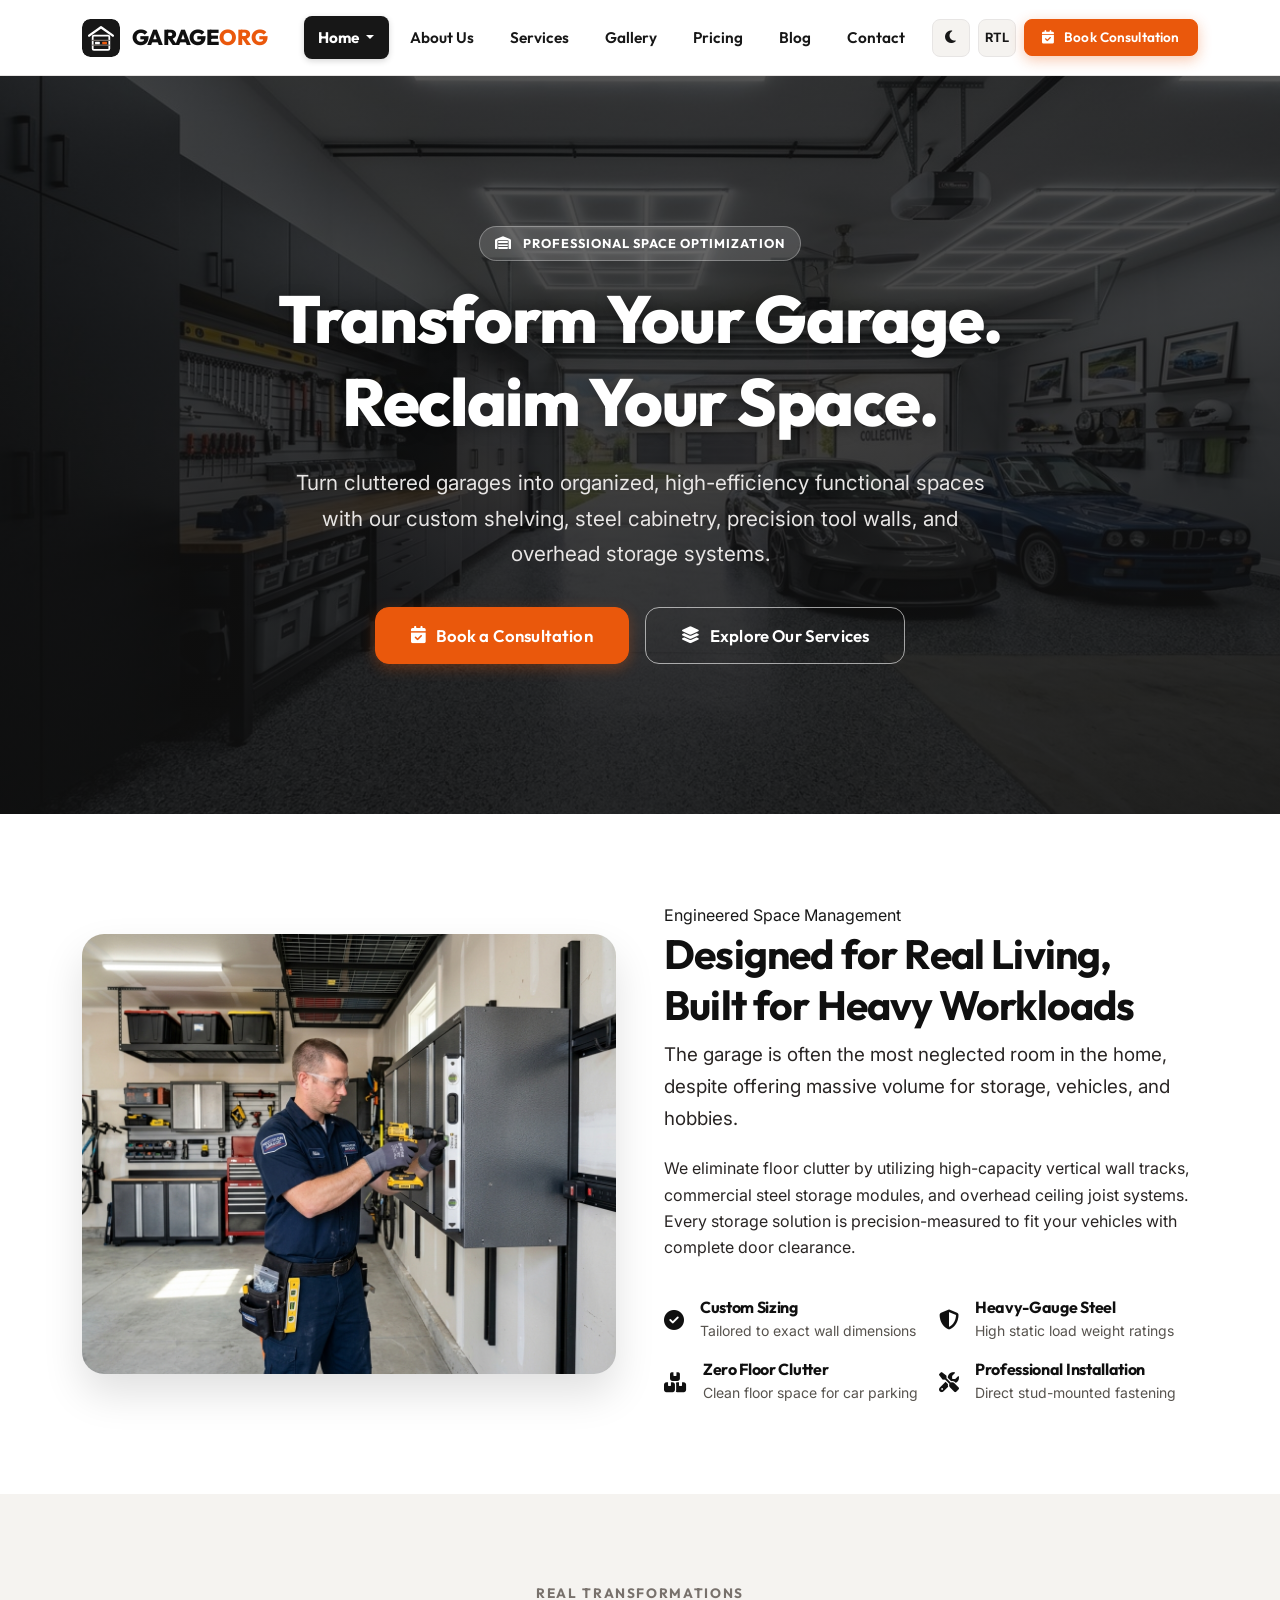
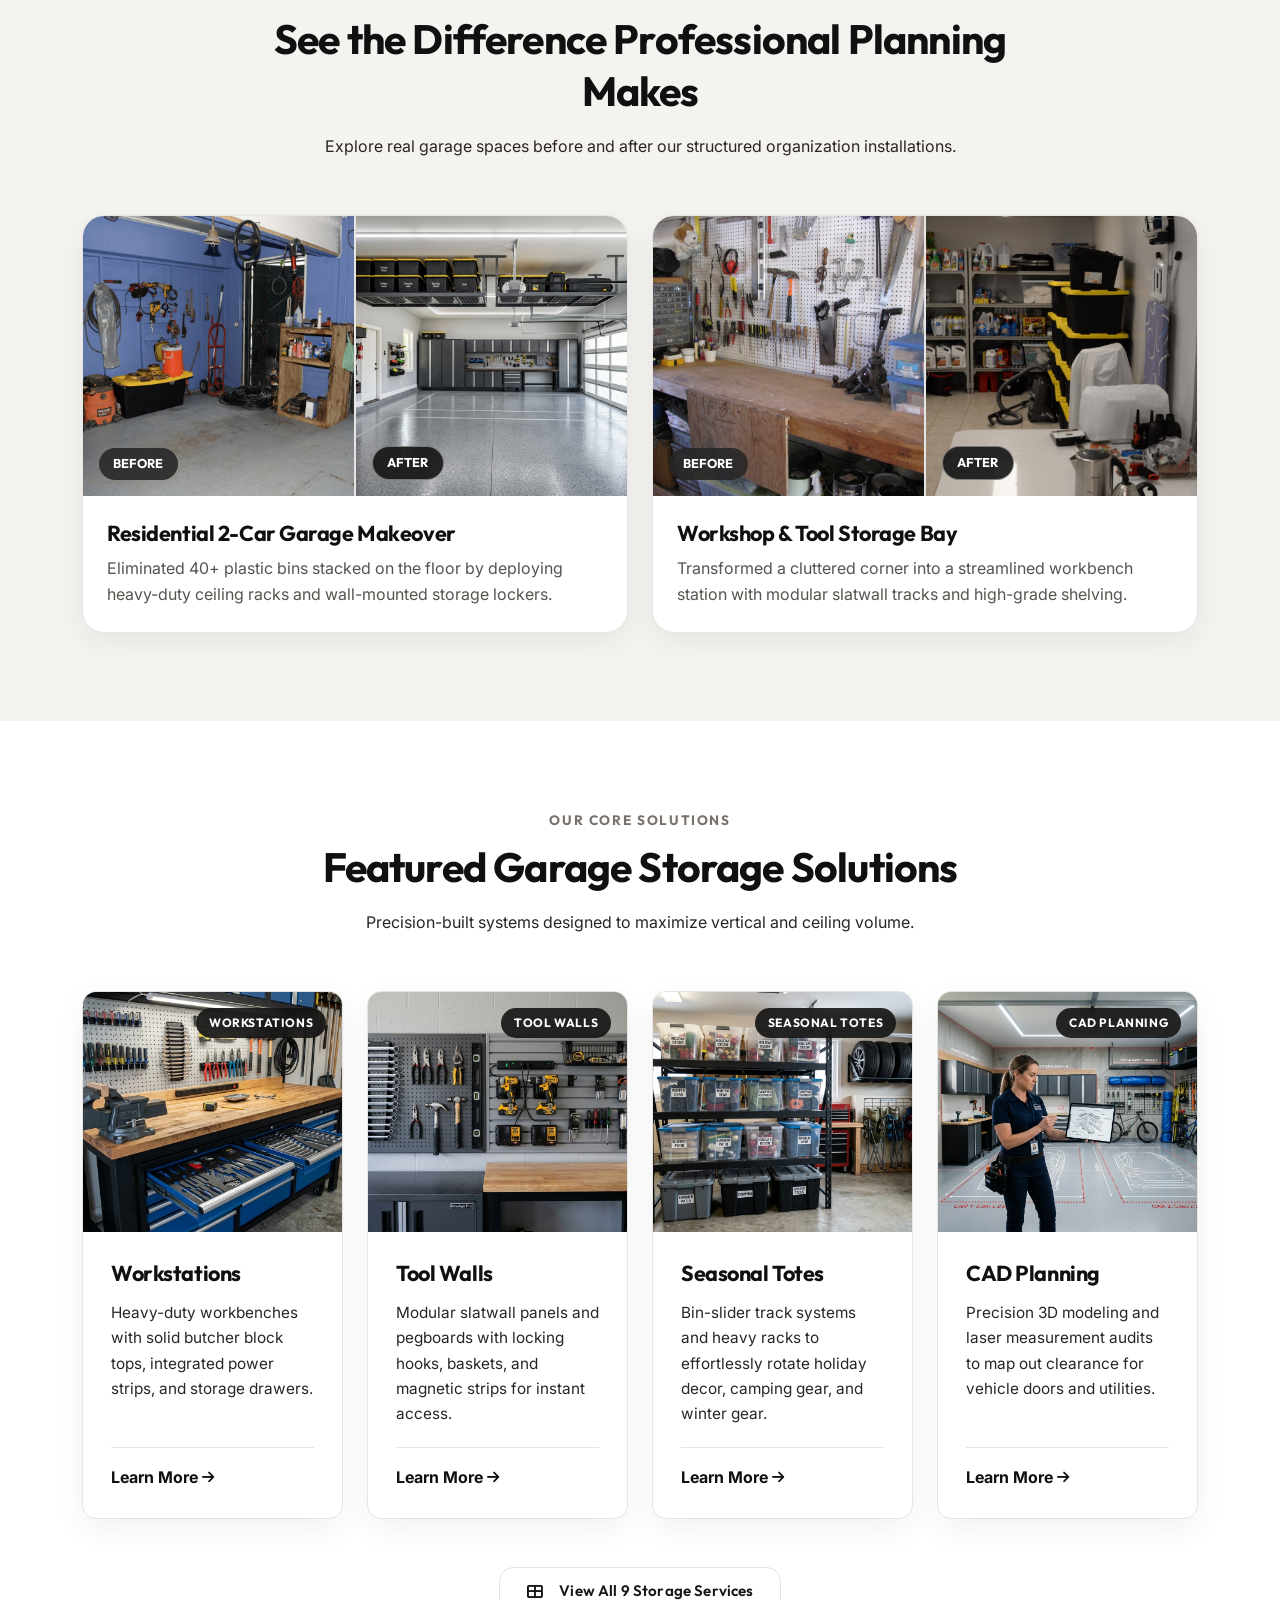
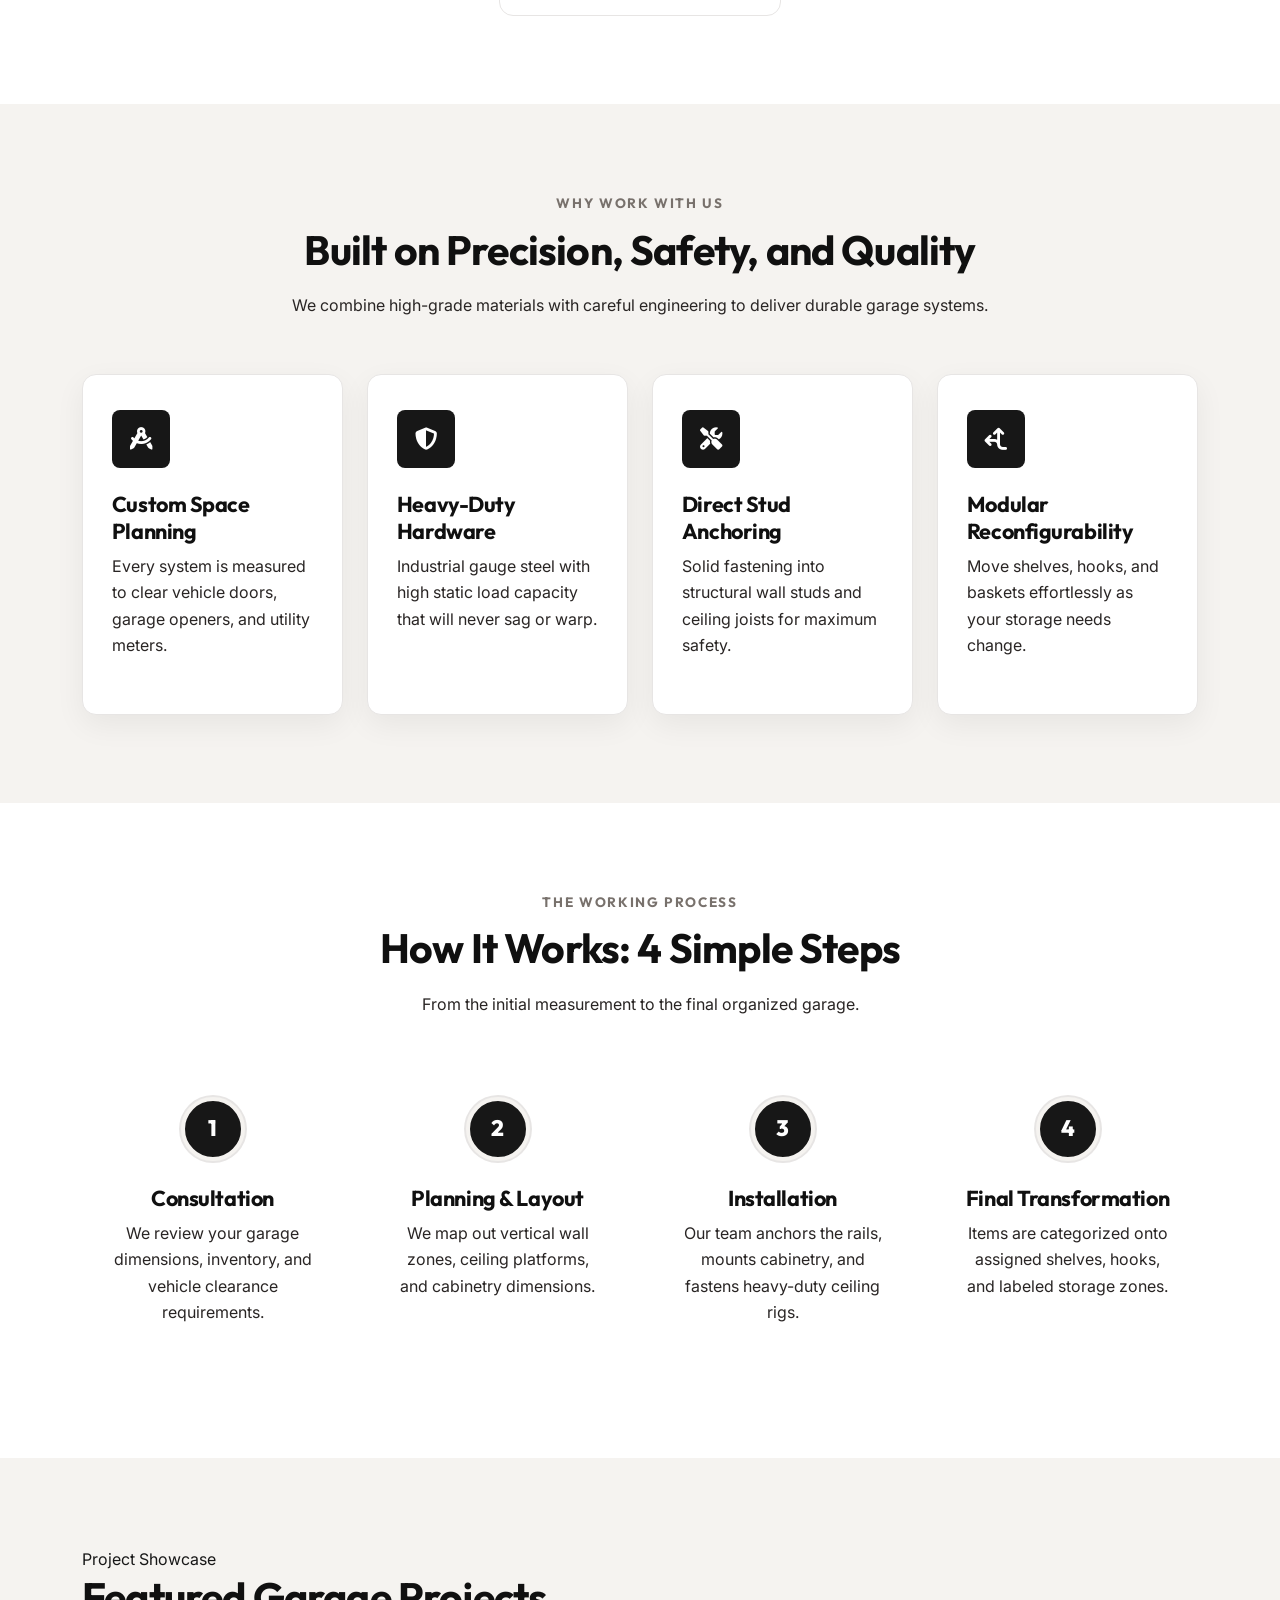
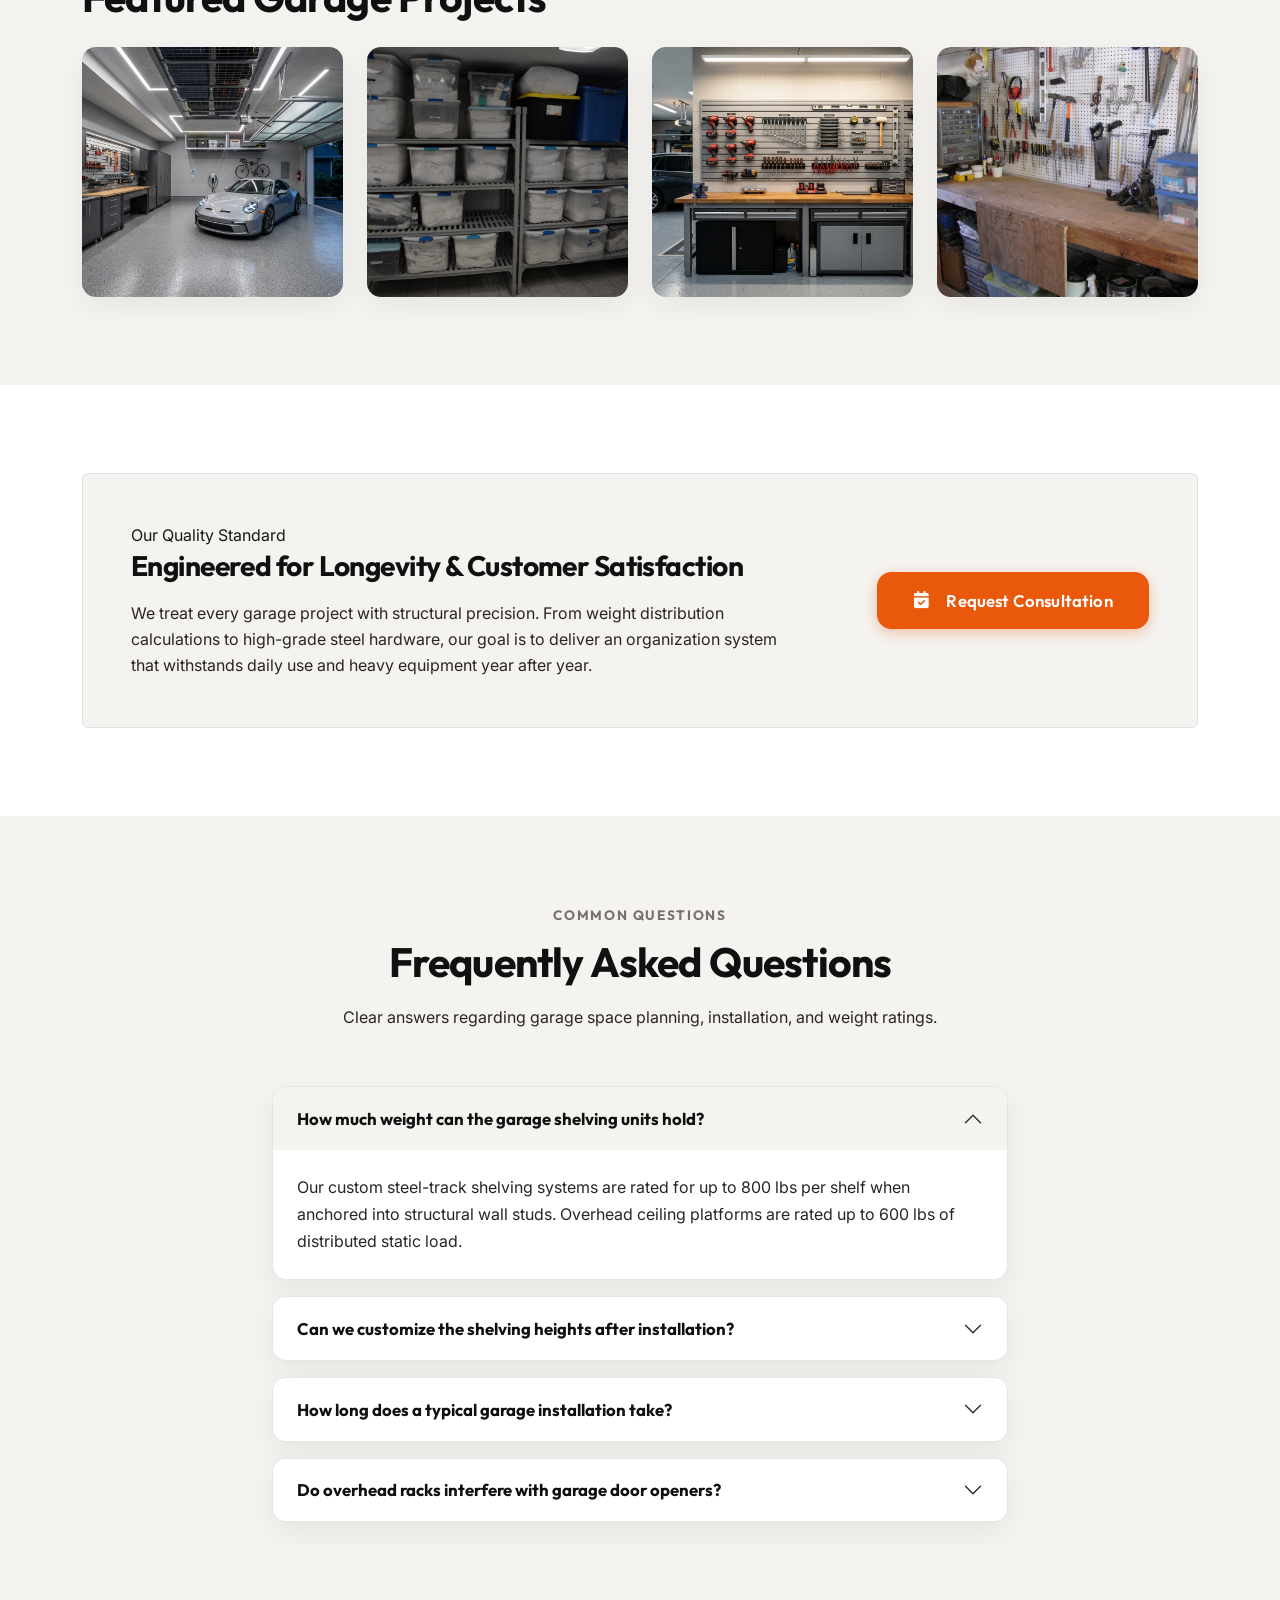
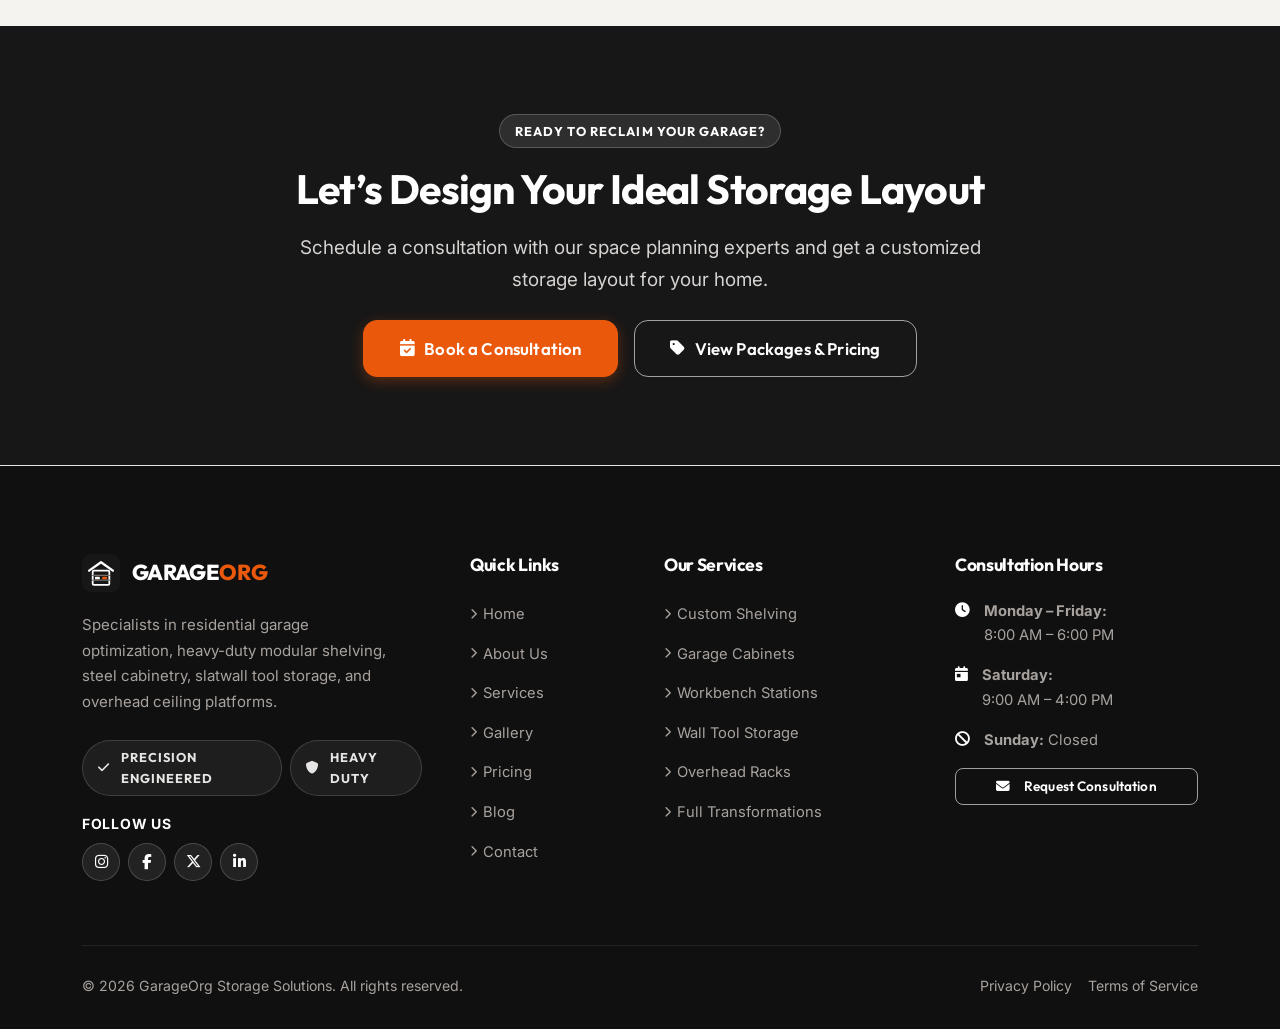
<file: index.html>
<!DOCTYPE html>
<html lang="en" data-theme="light" dir="ltr">

<head>
  <meta charset="UTF-8">
  <meta name="viewport" content="width=device-width, initial-scale=1.0">
  <title>Garage & Storage Organization Service — Premium Custom Garage Solutions</title>
  <meta name="description"
    content="Transform your garage into an organized, high-efficiency space. Custom heavy-duty shelving, cabinets, wall tool organization, and overhead ceiling racks.">
  <link rel="icon" type="image/svg+xml" href="assets/images/favicon.svg">

  <!-- Bootstrap 5 CSS -->
  <link rel="stylesheet" href="https://cdn.jsdelivr.net/npm/bootstrap@5.3.3/dist/css/bootstrap.min.css">
  <!-- Font Awesome 6 -->
  <link rel="stylesheet" href="https://cdnjs.cloudflare.com/ajax/libs/font-awesome/6.5.1/css/all.min.css">
  <!-- Custom CSS -->
  <link rel="stylesheet" href="assets/css/style.css">
</head>

<body data-page="index">

  <!-- ==========================================================================
       NAVBAR
       ========================================================================== -->
  <header class="sticky-top">
    <nav class="navbar navbar-expand-lg site-navbar" aria-label="Main Navigation">
      <div class="container">
        <a class="navbar-brand" href="index.html">
          <img src="assets/images/favicon.svg" alt="GarageOrg Logo" class="brand-logo-img">
          <span>GARAGE<span class="brand-org">ORG</span></span>
        </a>

        <div class="d-flex align-items-center gap-2 d-lg-none">
          <button class="nav-util-btn theme-toggle-btn" aria-label="Toggle Theme">
            <i class="fas fa-moon"></i>
          </button>
          <button class="nav-util-btn rtl-toggle-btn" aria-label="Toggle Direction">
            <span class="fw-bold" style="font-size:0.8rem">RTL</span>
          </button>
          <button class="navbar-toggler" type="button" data-bs-toggle="collapse" data-bs-target="#navbarContent"
            aria-controls="navbarContent" aria-expanded="false" aria-label="Toggle navigation">
            <i class="fas fa-bars"></i>
          </button>
        </div>

        <div class="collapse navbar-collapse" id="navbarContent">
          <ul class="navbar-nav mx-auto mb-2 mb-lg-0">
            <li class="nav-item dropdown">
              <a class="nav-link dropdown-toggle active" href="#" role="button" data-bs-toggle="dropdown"
                aria-expanded="false">
                Home
              </a>
              <ul class="dropdown-menu">
                <li><a class="dropdown-item active" href="index.html">Garage Storage Solutions</a></li>
                <li><a class="dropdown-item" href="index-2.html">Garage Transformations</a></li>
              </ul>
            </li>
            <li class="nav-item"><a class="nav-link" href="about.html">About Us</a></li>
            <li class="nav-item"><a class="nav-link" href="services.html">Services</a></li>
            <li class="nav-item"><a class="nav-link" href="gallery.html">Gallery</a></li>
            <li class="nav-item"><a class="nav-link" href="pricing.html">Pricing</a></li>
            <li class="nav-item"><a class="nav-link" href="blog.html">Blog</a></li>
            <li class="nav-item"><a class="nav-link" href="contact.html">Contact</a></li>
          </ul>

          <div class="d-flex align-items-center gap-2">
            <button class="nav-util-btn theme-toggle-btn d-none d-lg-inline-flex" title="Toggle Theme"
              aria-label="Toggle Theme">
              <i class="fas fa-moon"></i>
            </button>
            <button class="nav-util-btn rtl-toggle-btn d-none d-lg-inline-flex" title="Toggle Direction"
              aria-label="Toggle Direction">
              <span class="fw-bold" style="font-size:0.8rem">RTL</span>
            </button>
            <a href="contact.html" class="btn btn-primary btn-sm">
              <i class="fas fa-calendar-check"></i> Book Consultation
            </a>
          </div>
        </div>
      </div>
    </nav>
  </header>

  <!-- ==========================================================================
       HERO SECTION (CENTERED LAYOUT)
       ========================================================================== -->
  <section class="hero-home-1" style="background-image: url('assets/images/home-hero.jpg');">
    <div class="hero-overlay"></div>
    <div class="container">
      <div class="hero-content-centered">
        <span class="badge-tag mb-3"
          style="background: rgba(255,255,255,0.15); color:#fff; border-color: rgba(255,255,255,0.3);">
          <i class="fas fa-warehouse me-1"></i> Professional Space Optimization
        </span>
        <h1>Transform Your Garage. Reclaim Your Space.</h1>
        <p class="lead">
          Turn cluttered garages into organized, high-efficiency functional spaces with our custom shelving, steel
          cabinetry, precision tool walls, and overhead storage systems.
        </p>
        <div class="d-flex flex-wrap justify-content-center gap-3 btn-group-responsive">
          <a href="contact.html" class="btn btn-primary btn-lg">
            <i class="fas fa-calendar-check"></i> Book a Consultation
          </a>
          <a href="services.html" class="btn btn-outline-light btn-lg">
            <i class="fas fa-layer-group"></i> Explore Our Services
          </a>
        </div>
      </div>
    </div>
  </section>

  <!-- ==========================================================================
       TRUST & INTRODUCTION SECTION
       ========================================================================== -->
  <section class="section-py bg-body-theme">
    <div class="container">
      <div class="row align-items-center g-5">
        <div class="col-lg-6">
          <div class="position-relative"
            style="border-radius: var(--radius-lg); overflow: hidden; box-shadow: var(--card-hover-shadow);">
            <img src="assets/images/technician-installing-storage.jpg"
              alt="Professional technician installing heavy-duty steel garage cabinets and wall track storage system"
              class="w-100" style="height: 440px; object-fit: cover;">
          </div>
        </div>
        <div class="col-lg-6">
          <span class="section-subtitle">Engineered Space Management</span>
          <h2 class="section-title">Designed for Real Living, Built for Heavy Workloads</h2>
          <p class="lead">
            The garage is often the most neglected room in the home, despite offering massive volume for storage,
            vehicles, and hobbies.
          </p>
          <p>
            We eliminate floor clutter by utilizing high-capacity vertical wall tracks, commercial steel storage
            modules, and overhead ceiling joist systems. Every storage solution is precision-measured to fit your
            vehicles with complete door clearance.
          </p>
          <div class="row g-3 mt-2">
            <div class="col-sm-6">
              <div class="d-flex align-items-center gap-3">
                <i class="fas fa-check-circle fa-lg" style="color: var(--text-heading);"></i>
                <div>
                  <h6 class="mb-0">Custom Sizing</h6>
                  <small class="text-muted">Tailored to exact wall dimensions</small>
                </div>
              </div>
            </div>
            <div class="col-sm-6">
              <div class="d-flex align-items-center gap-3">
                <i class="fas fa-shield-alt fa-lg" style="color: var(--text-heading);"></i>
                <div>
                  <h6 class="mb-0">Heavy-Gauge Steel</h6>
                  <small class="text-muted">High static load weight ratings</small>
                </div>
              </div>
            </div>
            <div class="col-sm-6">
              <div class="d-flex align-items-center gap-3">
                <i class="fas fa-boxes-stacked fa-lg" style="color: var(--text-heading);"></i>
                <div>
                  <h6 class="mb-0">Zero Floor Clutter</h6>
                  <small class="text-muted">Clean floor space for car parking</small>
                </div>
              </div>
            </div>
            <div class="col-sm-6">
              <div class="d-flex align-items-center gap-3">
                <i class="fas fa-tools fa-lg" style="color: var(--text-heading);"></i>
                <div>
                  <h6 class="mb-0">Professional Installation</h6>
                  <small class="text-muted">Direct stud-mounted fastening</small>
                </div>
              </div>
            </div>
          </div>
        </div>
      </div>
    </div>
  </section>

  <!-- ==========================================================================
       BEFORE AND AFTER TRANSFORMATIONS
       ========================================================================== -->
  <section class="section-py bg-surface">
    <div class="container">
      <div class="section-header text-center">
        <span class="section-subtitle">Real Transformations</span>
        <h2 class="section-title">See the Difference Professional Planning Makes</h2>
        <p>Explore real garage spaces before and after our structured organization installations.</p>
      </div>

      <div class="row g-4">
        <!-- Transformation 1 -->
        <div class="col-lg-6">
          <div class="transformation-card">
            <div class="ba-image-container">
              <div class="ba-image-item">
                <img src="assets/images/before-1.jpg"
                  alt="Cluttered residential 2-car garage before organization with scattered boxes, plastic totes, and floor clutter">
                <span class="ba-tag before">Before</span>
              </div>
              <div class="ba-image-item">
                <img src="assets/images/after-makeover-2car-garage.jpg"
                  alt="Professionally organized residential 2-car garage after makeover with modular cabinets, overhead storage racks, and clean parking space">
                <span class="ba-tag after">After</span>
              </div>
            </div>
            <div class="p-4">
              <h4>Residential 2-Car Garage Makeover</h4>
              <p class="mb-0 text-muted">Eliminated 40+ plastic bins stacked on the floor by deploying heavy-duty
                ceiling racks and wall-mounted storage lockers.</p>
            </div>
          </div>
        </div>

        <!-- Transformation 2 -->
        <div class="col-lg-6">
          <div class="transformation-card">
            <div class="ba-image-container">
              <div class="ba-image-item">
                <img src="assets/images/before-2.jpg"
                  alt="Garage workshop workbench before organization with scattered hand tools, screws, and DIY clutter">
                <span class="ba-tag before">Before</span>
              </div>
              <div class="ba-image-item">
                <img src="assets/images/after-2.jpg"
                  alt="Garage workshop after organization with dedicated tool wall holders, organized workbench, and clean work surface">
                <span class="ba-tag after">After</span>
              </div>
            </div>
            <div class="p-4">
              <h4>Workshop & Tool Storage Bay</h4>
              <p class="mb-0 text-muted">Transformed a cluttered corner into a streamlined workbench station with
                modular slatwall tracks and high-grade shelving.</p>
            </div>
          </div>
        </div>
      </div>
    </div>
  </section>

  <!-- ==========================================================================
       FEATURED SERVICES
       ========================================================================== -->
  <section class="section-py bg-body-theme">
    <div class="container">
      <div class="section-header text-center">
        <span class="section-subtitle">Our Core Solutions</span>
        <h2 class="section-title">Featured Garage Storage Solutions</h2>
        <p>Precision-built systems designed to maximize vertical and ceiling volume.</p>
      </div>

      <div class="row g-4">
        <!-- Service 1: Workstations -->
        <div class="col-md-6 col-lg-3">
          <div class="custom-card">
            <div class="card-img-top-wrap">
              <img src="assets/images/service-3-workbench.jpg" alt="Garage Workstation and Workbench Organization">
              <span class="card-badge">Workstations</span>
            </div>
            <div class="custom-card-body">
              <h4>Workstations</h4>
              <p>Heavy-duty workbenches with solid butcher block tops, integrated power strips, and storage drawers.</p>
              <div class="card-footer-action">
                <a href="service-details.html?service=workbench" class="fw-bold d-inline-flex align-items-center gap-1">
                  Learn More <i class="fas fa-arrow-right fa-sm"></i>
                </a>
              </div>
            </div>
          </div>
        </div>

        <!-- Service 2: Tool Walls -->
        <div class="col-md-6 col-lg-3">
          <div class="custom-card">
            <div class="card-img-top-wrap">
              <img src="assets/images/service-4-tools.jpg" alt="Wall-Mounted Garage Tool Wall Storage">
              <span class="card-badge">Tool Walls</span>
            </div>
            <div class="custom-card-body">
              <h4>Tool Walls</h4>
              <p>Modular slatwall panels and pegboards with locking hooks, baskets, and magnetic strips for instant
                access.</p>
              <div class="card-footer-action">
                <a href="service-details.html?service=tools" class="fw-bold d-inline-flex align-items-center gap-1">
                  Learn More <i class="fas fa-arrow-right fa-sm"></i>
                </a>
              </div>
            </div>
          </div>
        </div>

        <!-- Service 3: Seasonal Totes -->
        <div class="col-md-6 col-lg-3">
          <div class="custom-card">
            <div class="card-img-top-wrap">
              <img src="assets/images/service-7-seasonal.jpg" alt="Garage Seasonal Item and Tote Storage">
              <span class="card-badge">Seasonal Totes</span>
            </div>
            <div class="custom-card-body">
              <h4>Seasonal Totes</h4>
              <p>Bin-slider track systems and heavy racks to effortlessly rotate holiday decor, camping gear, and winter
                gear.</p>
              <div class="card-footer-action">
                <a href="service-details.html?service=seasonal" class="fw-bold d-inline-flex align-items-center gap-1">
                  Learn More <i class="fas fa-arrow-right fa-sm"></i>
                </a>
              </div>
            </div>
          </div>
        </div>

        <!-- Service 4: CAD Planning -->
        <div class="col-md-6 col-lg-3">
          <div class="custom-card">
            <div class="card-img-top-wrap">
              <img src="assets/images/service-9-planning.jpg" alt="Precision 3D CAD Garage Space Planning">
              <span class="card-badge">CAD Planning</span>
            </div>
            <div class="custom-card-body">
              <h4>CAD Planning</h4>
              <p>Precision 3D modeling and laser measurement audits to map out clearance for vehicle doors and
                utilities.</p>
              <div class="card-footer-action">
                <a href="service-details.html?service=planning" class="fw-bold d-inline-flex align-items-center gap-1">
                  Learn More <i class="fas fa-arrow-right fa-sm"></i>
                </a>
              </div>
            </div>
          </div>
        </div>
      </div>

      <div class="text-center mt-5">
        <a href="services.html" class="btn btn-outline-brand">
          <i class="fas fa-th-large me-2"></i> View All 9 Storage Services
        </a>
      </div>
    </div>
  </section>

  <!-- ==========================================================================
       WHY CHOOSE US
       ========================================================================== -->
  <section class="section-py bg-surface">
    <div class="container">
      <div class="section-header text-center">
        <span class="section-subtitle">Why Work With Us</span>
        <h2 class="section-title">Built on Precision, Safety, and Quality</h2>
        <p>We combine high-grade materials with careful engineering to deliver durable garage systems.</p>
      </div>

      <div class="row g-4">
        <div class="col-md-6 col-lg-3">
          <div class="icon-box">
            <div class="icon-box-icon"><i class="fas fa-compass-drafting"></i></div>
            <h4>Custom Space Planning</h4>
            <p>Every system is measured to clear vehicle doors, garage openers, and utility meters.</p>
          </div>
        </div>
        <div class="col-md-6 col-lg-3">
          <div class="icon-box">
            <div class="icon-box-icon"><i class="fas fa-shield-halved"></i></div>
            <h4>Heavy-Duty Hardware</h4>
            <p>Industrial gauge steel with high static load capacity that will never sag or warp.</p>
          </div>
        </div>
        <div class="col-md-6 col-lg-3">
          <div class="icon-box">
            <div class="icon-box-icon"><i class="fas fa-screwdriver-wrench"></i></div>
            <h4>Direct Stud Anchoring</h4>
            <p>Solid fastening into structural wall studs and ceiling joists for maximum safety.</p>
          </div>
        </div>
        <div class="col-md-6 col-lg-3">
          <div class="icon-box">
            <div class="icon-box-icon"><i class="fas fa-arrows-split-up-and-left"></i></div>
            <h4>Modular Reconfigurability</h4>
            <p>Move shelves, hooks, and baskets effortlessly as your storage needs change.</p>
          </div>
        </div>
      </div>
    </div>
  </section>

  <!-- ==========================================================================
       HOW IT WORKS (4 STEPS)
       ========================================================================== -->
  <section class="section-py bg-body-theme">
    <div class="container">
      <div class="section-header text-center">
        <span class="section-subtitle">The Working Process</span>
        <h2 class="section-title">How It Works: 4 Simple Steps</h2>
        <p>From the initial measurement to the final organized garage.</p>
      </div>

      <div class="row g-4">
        <div class="col-md-6 col-lg-3">
          <div class="process-step-item">
            <div class="process-step-num">1</div>
            <h4>Consultation</h4>
            <p>We review your garage dimensions, inventory, and vehicle clearance requirements.</p>
          </div>
        </div>
        <div class="col-md-6 col-lg-3">
          <div class="process-step-item">
            <div class="process-step-num">2</div>
            <h4>Planning & Layout</h4>
            <p>We map out vertical wall zones, ceiling platforms, and cabinetry dimensions.</p>
          </div>
        </div>
        <div class="col-md-6 col-lg-3">
          <div class="process-step-item">
            <div class="process-step-num">3</div>
            <h4>Installation</h4>
            <p>Our team anchors the rails, mounts cabinetry, and fastens heavy-duty ceiling rigs.</p>
          </div>
        </div>
        <div class="col-md-6 col-lg-3">
          <div class="process-step-item">
            <div class="process-step-num">4</div>
            <h4>Final Transformation</h4>
            <p>Items are categorized onto assigned shelves, hooks, and labeled storage zones.</p>
          </div>
        </div>
      </div>
    </div>
  </section>

  <!-- ==========================================================================
       FEATURED GALLERY PREVIEW
       ========================================================================== -->
  <section class="section-py bg-surface">
    <div class="container">
      <div class="mb-4">
        <span class="section-subtitle">Project Showcase</span>
        <h2 class="section-title mb-0">Featured Garage Projects</h2>
      </div>

      <div class="row g-4">
        <div class="col-sm-6 col-lg-3">
          <div class="gallery-item" style="height: 250px;">
            <img src="assets/images/architectural-bay-transformation.jpg"
              alt="Completed architectural residential garage transformation with custom cabinets, overhead racks, and sleek parked car">
            <div class="gallery-item-overlay">
              <span class="gallery-item-title">Architectural Bay</span>
              <span class="gallery-item-cat">Full Transformation</span>
            </div>
          </div>
        </div>
        <div class="col-sm-6 col-lg-3">
          <div class="gallery-item" style="height: 250px;">
            <img src="assets/images/home-gallery-2.jpg"
              alt="Organized garage entryway drop zone with wall-mounted shelving and labeled storage bins">
            <div class="gallery-item-overlay">
              <span class="gallery-item-title">Dropzone Station</span>
              <span class="gallery-item-cat">Shelving & Bins</span>
            </div>
          </div>
        </div>
        <div class="col-sm-6 col-lg-3">
          <div class="gallery-item" style="height: 250px;">
            <img src="assets/images/tool-organizer-slatwall.jpg"
              alt="Garage wall slatwall tool organizer with power drills, wrenches, screwdrivers, and workbench">
            <div class="gallery-item-overlay">
              <span class="gallery-item-title">Tool Organizer</span>
              <span class="gallery-item-cat">Slatwall Grid</span>
            </div>
          </div>
        </div>
        <div class="col-sm-6 col-lg-3">
          <div class="gallery-item" style="height: 250px;">
            <img src="assets/images/home-gallery-4.jpg"
              alt="Functional garage workshop workbench station with organized tools, storage drawers, and task lighting">
            <div class="gallery-item-overlay">
              <span class="gallery-item-title">Workbench Bay</span>
              <span class="gallery-item-cat">Workstation</span>
            </div>
          </div>
        </div>
      </div>
    </div>
  </section>

  <!-- ==========================================================================
       NEUTRAL SERVICE COMMITMENT (NO FABRICATED TESTIMONIALS)
       ========================================================================== -->
  <section class="section-py bg-body-theme">
    <div class="container">
      <div class="p-4 p-md-5 rounded border"
        style="background-color: var(--bg-surface); border-color: var(--border-color); border-radius: var(--radius-lg);">
        <div class="row align-items-center g-4">
          <div class="col-lg-8">
            <span class="section-subtitle">Our Quality Standard</span>
            <h3 class="mb-3">Engineered for Longevity & Customer Satisfaction</h3>
            <p class="mb-0">
              We treat every garage project with structural precision. From weight distribution calculations to
              high-grade steel hardware, our goal is to deliver an organization system that withstands daily use and
              heavy equipment year after year.
            </p>
          </div>
          <div class="col-lg-4 text-lg-end">
            <a href="contact.html" class="btn btn-primary btn-lg">
              <i class="fas fa-calendar-check me-2"></i> Request Consultation
            </a>
          </div>
        </div>
      </div>
    </div>
  </section>

  <!-- ==========================================================================
       FREQUENTLY ASKED QUESTIONS
       ========================================================================== -->
  <section class="section-py bg-surface">
    <div class="container">
      <div class="section-header text-center">
        <span class="section-subtitle">Common Questions</span>
        <h2 class="section-title">Frequently Asked Questions</h2>
        <p>Clear answers regarding garage space planning, installation, and weight ratings.</p>
      </div>

      <div class="row justify-content-center">
        <div class="col-lg-8">
          <div class="accordion accordion-custom" id="homeFaq">
            <!-- FAQ 1 -->
            <div class="accordion-item">
              <h2 class="accordion-header" id="headingOne">
                <button class="accordion-button" type="button" data-bs-toggle="collapse" data-bs-target="#collapseOne"
                  aria-expanded="true" aria-controls="collapseOne">
                  How much weight can the garage shelving units hold?
                </button>
              </h2>
              <div id="collapseOne" class="accordion-collapse collapse show" aria-labelledby="headingOne"
                data-bs-parent="#homeFaq">
                <div class="accordion-body">
                  Our custom steel-track shelving systems are rated for up to 800 lbs per shelf when anchored into
                  structural wall studs. Overhead ceiling platforms are rated up to 600 lbs of distributed static load.
                </div>
              </div>
            </div>

            <!-- FAQ 2 -->
            <div class="accordion-item">
              <h2 class="accordion-header" id="headingTwo">
                <button class="accordion-button collapsed" type="button" data-bs-toggle="collapse"
                  data-bs-target="#collapseTwo" aria-expanded="false" aria-controls="collapseTwo">
                  Can we customize the shelving heights after installation?
                </button>
              </h2>
              <div id="collapseTwo" class="accordion-collapse collapse" aria-labelledby="headingTwo"
                data-bs-parent="#homeFaq">
                <div class="accordion-body">
                  Yes. The shelving brackets utilize slotted upright rails with 1.5-inch adjustments, allowing you to
                  reposition shelves effortlessly without drilling new holes as your storage needs change.
                </div>
              </div>
            </div>

            <!-- FAQ 3 -->
            <div class="accordion-item">
              <h2 class="accordion-header" id="headingThree">
                <button class="accordion-button collapsed" type="button" data-bs-toggle="collapse"
                  data-bs-target="#collapseThree" aria-expanded="false" aria-controls="collapseThree">
                  How long does a typical garage installation take?
                </button>
              </h2>
              <div id="collapseThree" class="accordion-collapse collapse" aria-labelledby="headingThree"
                data-bs-parent="#homeFaq">
                <div class="accordion-body">
                  Most standard shelving and overhead rack installations are completed within 1 full day. Complete
                  garage transformations including custom cabinetry and wall-to-wall slatwall typically take 2 to 3
                  days.
                </div>
              </div>
            </div>

            <!-- FAQ 4 -->
            <div class="accordion-item">
              <h2 class="accordion-header" id="headingFour">
                <button class="accordion-button collapsed" type="button" data-bs-toggle="collapse"
                  data-bs-target="#collapseFour" aria-expanded="false" aria-controls="collapseFour">
                  Do overhead racks interfere with garage door openers?
                </button>
              </h2>
              <div id="collapseFour" class="accordion-collapse collapse" aria-labelledby="headingFour"
                data-bs-parent="#homeFaq">
                <div class="accordion-body">
                  No. We perform laser clearance measurements to adjust the drop height of overhead racks between 18 and
                  44 inches, ensuring complete clearance above the open garage door and motor tracks.
                </div>
              </div>
            </div>
          </div>
        </div>
      </div>
    </div>
  </section>

  <!-- ==========================================================================
       FINAL CTA
       ========================================================================== -->
  <section class="section-py bg-dark-accent text-center">
    <div class="container">
      <div class="mx-auto" style="max-width: 720px;">
        <span class="badge-tag mb-3"
          style="background: rgba(255,255,255,0.1); color: #FFF; border-color: rgba(255,255,255,0.2);">
          Ready to Reclaim Your Garage?
        </span>
        <h2 class="mb-3 text-white">Let’s Design Your Ideal Storage Layout</h2>
        <p class="lead mb-4" style="color: #D6D3D1;">
          Schedule a consultation with our space planning experts and get a customized storage layout for your home.
        </p>
        <div class="d-flex flex-wrap justify-content-center gap-3">
          <a href="contact.html" class="btn btn-primary btn-lg">
            <i class="fas fa-calendar-check"></i> Book a Consultation
          </a>
          <a href="pricing.html" class="btn btn-outline-light btn-lg">
            <i class="fas fa-tag"></i> View Packages & Pricing
          </a>
        </div>
      </div>
    </div>
  </section>

  <!-- ==========================================================================
       FOOTER (SINGLE UNIFIED ACROSS ALL PAGES)
       ========================================================================== -->
  <footer class="site-footer">
    <div class="container">
      <div class="row g-4 g-lg-5">
        <!-- Col 1: Brand -->
        <div class="col-lg-4 col-md-6">
          <a class="footer-brand" href="index.html" aria-label="GarageOrg Home">
            <img src="assets/images/favicon.svg" alt="GarageOrg Logo" class="brand-logo-img">
            <span>GARAGE<span class="brand-org">ORG</span></span>
          </a>
          <p class="footer-desc">
            Specialists in residential garage optimization, heavy-duty modular shelving, steel cabinetry, slatwall tool
            storage, and overhead ceiling platforms.
          </p>
          <div class="d-flex gap-2">
            <span class="badge-tag"
              style="background: rgba(255,255,255,0.06); border-color: rgba(255,255,255,0.15); color: #E7E5E4;">
              <i class="fas fa-check me-1"></i> Precision Engineered
            </span>
            <span class="badge-tag"
              style="background: rgba(255,255,255,0.06); border-color: rgba(255,255,255,0.15); color: #E7E5E4;">
              <i class="fas fa-shield me-1"></i> Heavy Duty
            </span>
          </div>
          <!-- Follow Us Social Links -->
          <div class="footer-social-wrap mt-3">
            <span class="footer-social-title d-block mb-2 text-white fw-bold small text-uppercase"
              style="letter-spacing: 0.05em;">Follow Us</span>
            <div class="d-flex gap-2">
              <a href="https://instagram.com/garageorg" class="footer-social-link" target="_blank"
                rel="noopener noreferrer" aria-label="GarageOrg on Instagram" title="Follow GarageOrg on Instagram">
                <i class="fab fa-instagram"></i>
              </a>
              <a href="https://facebook.com/garageorg" class="footer-social-link" target="_blank"
                rel="noopener noreferrer" aria-label="GarageOrg on Facebook" title="Follow GarageOrg on Facebook">
                <i class="fab fa-facebook-f"></i>
              </a>
              <a href="https://x.com/garageorg" class="footer-social-link" target="_blank" rel="noopener noreferrer"
                aria-label="GarageOrg on X (formerly Twitter)" title="Follow GarageOrg on X">
                <i class="fab fa-x-twitter"></i>
              </a>
              <a href="https://linkedin.com/company/garageorg" class="footer-social-link" target="_blank"
                rel="noopener noreferrer" aria-label="GarageOrg on LinkedIn" title="Follow GarageOrg on LinkedIn">
                <i class="fab fa-linkedin-in"></i>
              </a>
            </div>
          </div>
        </div>

        <!-- Col 2: Quick Links -->
        <div class="col-lg-2 col-md-6 col-6">
          <h4 class="footer-heading">Quick Links</h4>
          <ul class="footer-links">
            <li><a href="index.html"><i class="fas fa-chevron-right fa-xs"></i> Home</a></li>
            <li><a href="about.html"><i class="fas fa-chevron-right fa-xs"></i> About Us</a></li>
            <li><a href="services.html"><i class="fas fa-chevron-right fa-xs"></i> Services</a></li>
            <li><a href="gallery.html"><i class="fas fa-chevron-right fa-xs"></i> Gallery</a></li>
            <li><a href="pricing.html"><i class="fas fa-chevron-right fa-xs"></i> Pricing</a></li>
            <li><a href="blog.html"><i class="fas fa-chevron-right fa-xs"></i> Blog</a></li>
            <li><a href="contact.html"><i class="fas fa-chevron-right fa-xs"></i> Contact</a></li>
          </ul>
        </div>

        <!-- Col 3: Services -->
        <div class="col-lg-3 col-md-6 col-6">
          <h4 class="footer-heading">Our Services</h4>
          <ul class="footer-links">
            <li><a href="service-details.html?service=shelving"><i class="fas fa-chevron-right fa-xs"></i> Custom
                Shelving</a></li>
            <li><a href="service-details.html?service=cabinets"><i class="fas fa-chevron-right fa-xs"></i> Garage
                Cabinets</a></li>
            <li><a href="service-details.html?service=workbench"><i class="fas fa-chevron-right fa-xs"></i> Workbench
                Stations</a></li>
            <li><a href="service-details.html?service=tools"><i class="fas fa-chevron-right fa-xs"></i> Wall Tool
                Storage</a></li>
            <li><a href="service-details.html?service=overhead"><i class="fas fa-chevron-right fa-xs"></i> Overhead
                Racks</a></li>
            <li><a href="service-details.html?service=complete"><i class="fas fa-chevron-right fa-xs"></i> Full
                Transformations</a></li>
          </ul>
        </div>

        <!-- Col 4: Service Hours & Consultation -->
        <div class="col-lg-3 col-md-6">
          <h4 class="footer-heading">Consultation Hours</h4>
          <div class="footer-contact-item">
            <i class="fas fa-clock"></i>
            <div>
              <strong>Monday – Friday:</strong><br>
              8:00 AM – 6:00 PM
            </div>
          </div>
          <div class="footer-contact-item">
            <i class="fas fa-calendar-day"></i>
            <div>
              <strong>Saturday:</strong><br>
              9:00 AM – 4:00 PM
            </div>
          </div>
          <div class="footer-contact-item">
            <i class="fas fa-ban"></i>
            <div>
              <strong>Sunday:</strong> Closed
            </div>
          </div>
          <div class="mt-3">
            <a href="contact.html" class="btn btn-outline-light btn-sm w-100">
              <i class="fas fa-envelope me-1"></i> Request Consultation
            </a>
          </div>
        </div>
      </div>

      <div class="footer-bottom">
        <div>&copy; 2026 GarageOrg Storage Solutions. All rights reserved.</div>
        <div class="d-flex gap-3">
          <a href="privacy-policy.html" style="color: var(--footer-muted);">Privacy Policy</a>
          <a href="terms-of-service.html" style="color: var(--footer-muted);">Terms of Service</a>
        </div>
      </div>
    </div>
  </footer>

  <!-- Bootstrap 5 Bundle JS -->
  <script src="https://cdn.jsdelivr.net/npm/bootstrap@5.3.3/dist/js/bootstrap.bundle.min.js"></script>
  <!-- Main JS -->
  <script src="assets/js/main.js"></script>
</body>

</html>
</file>
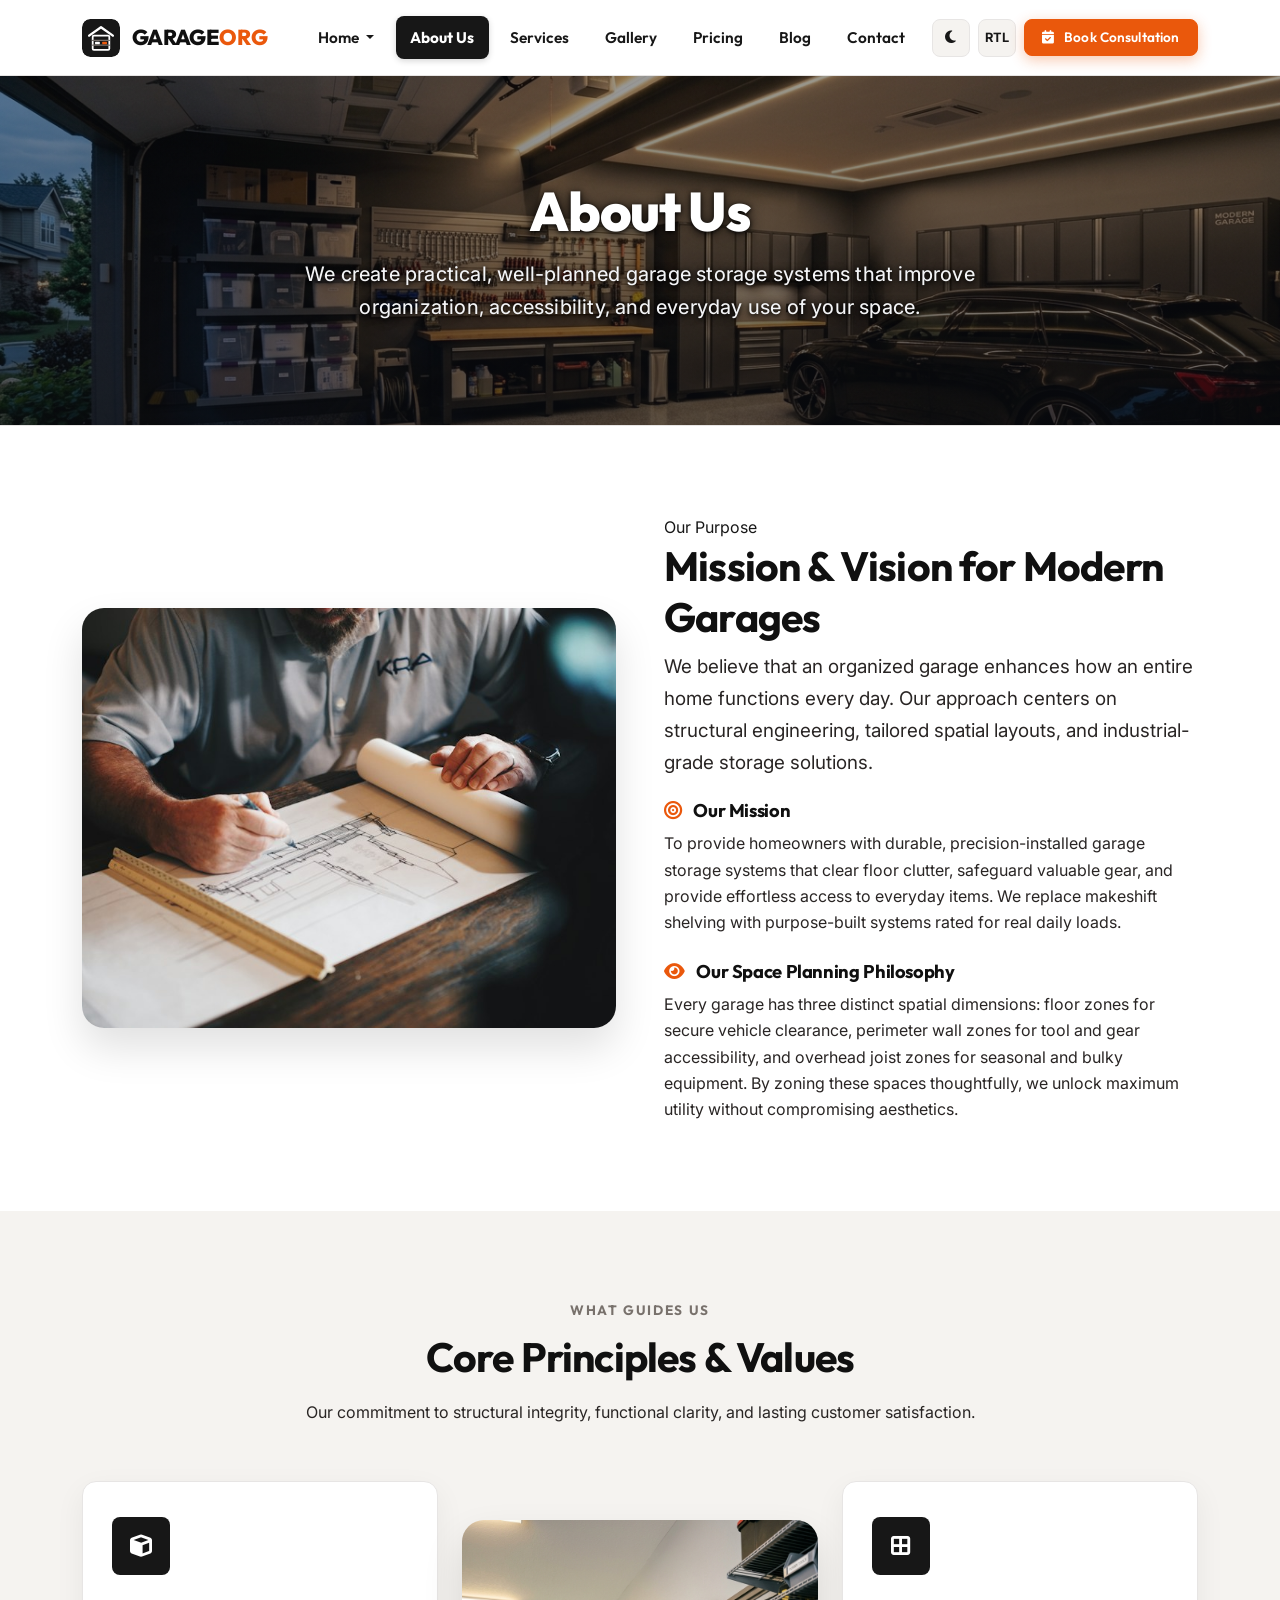
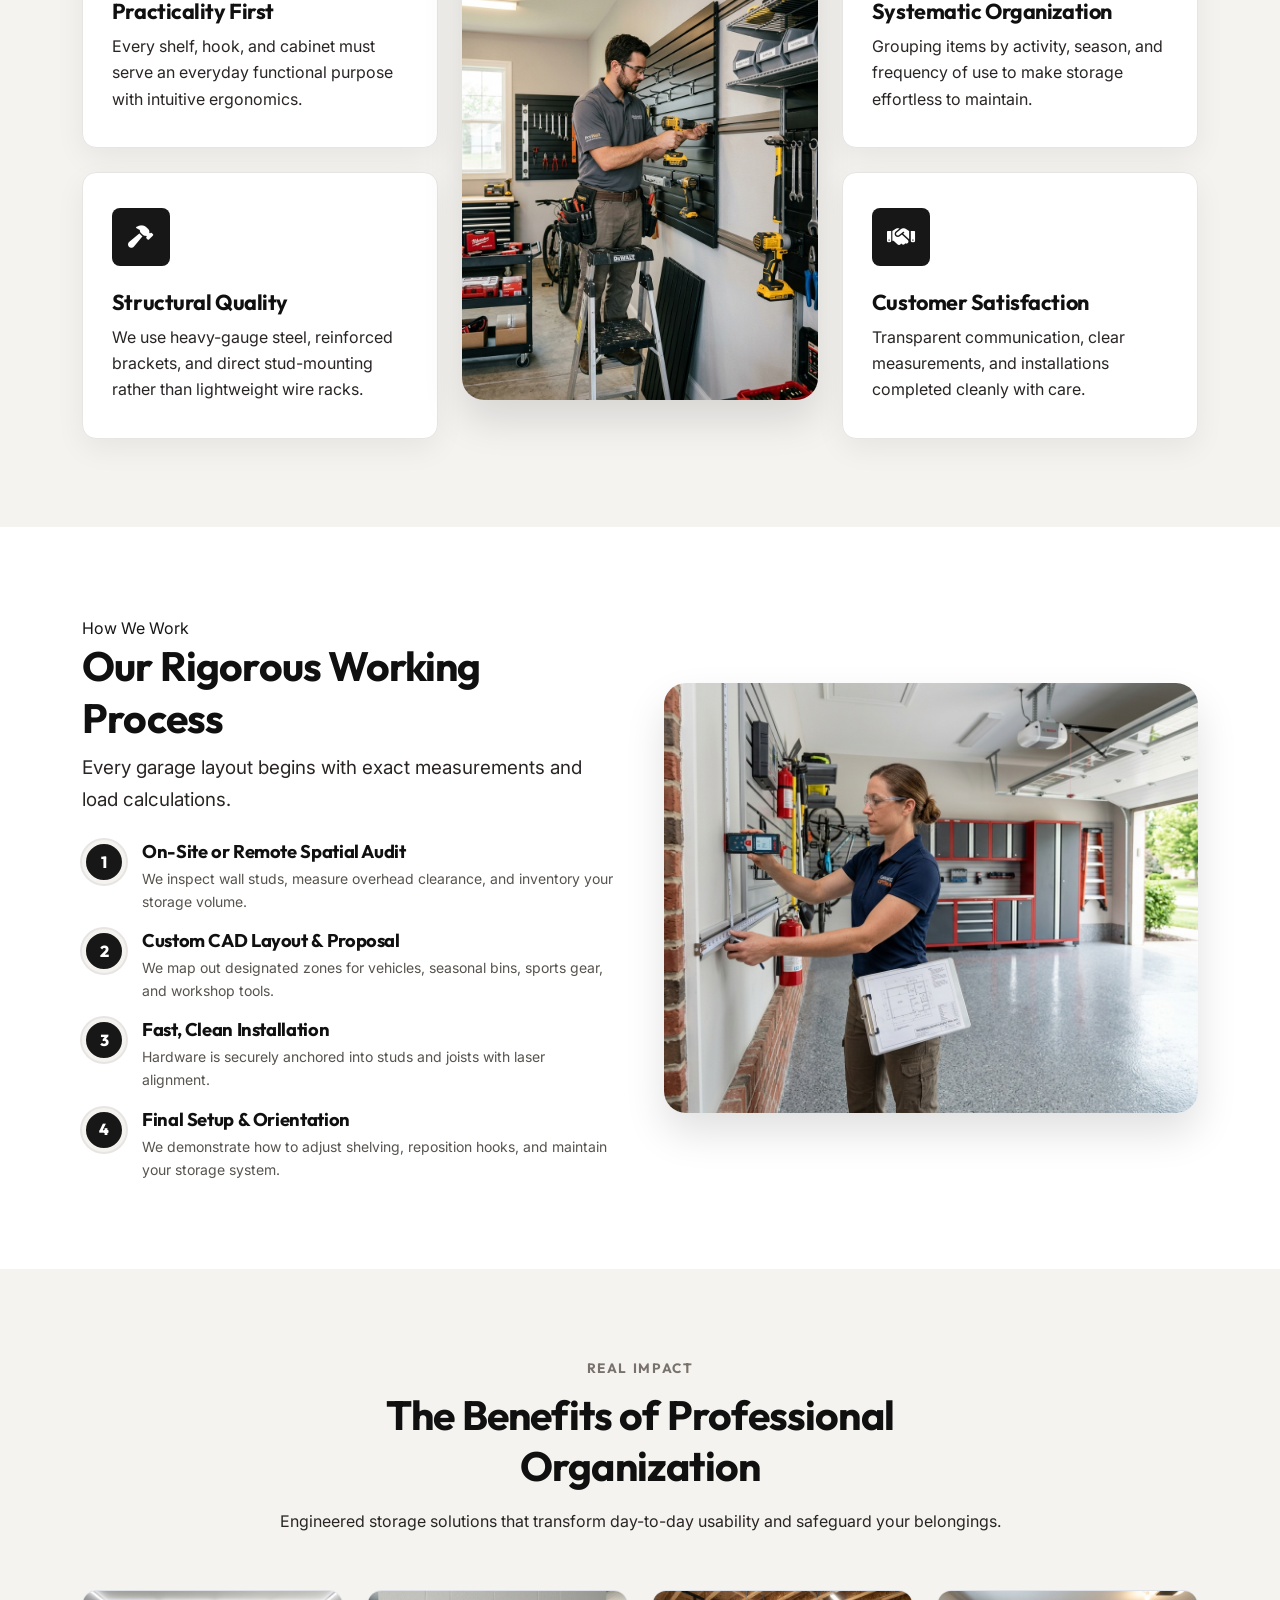
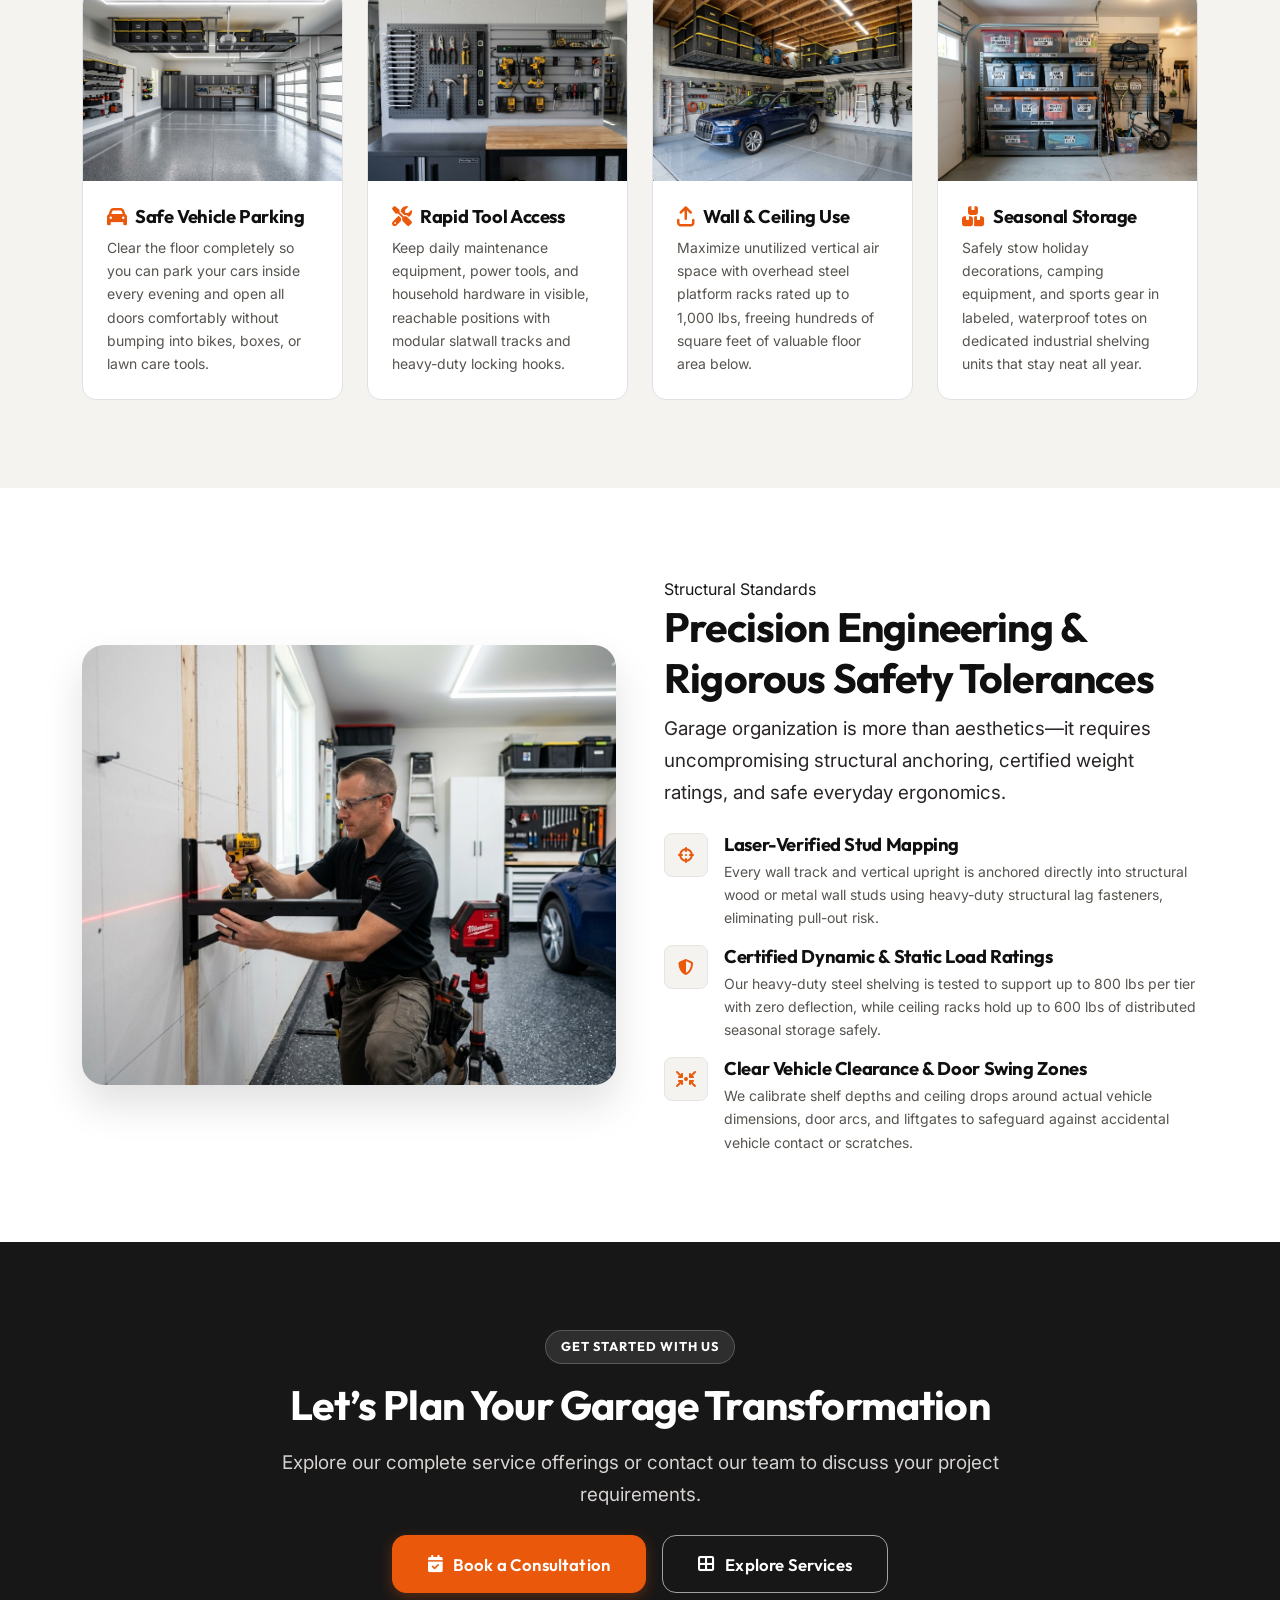
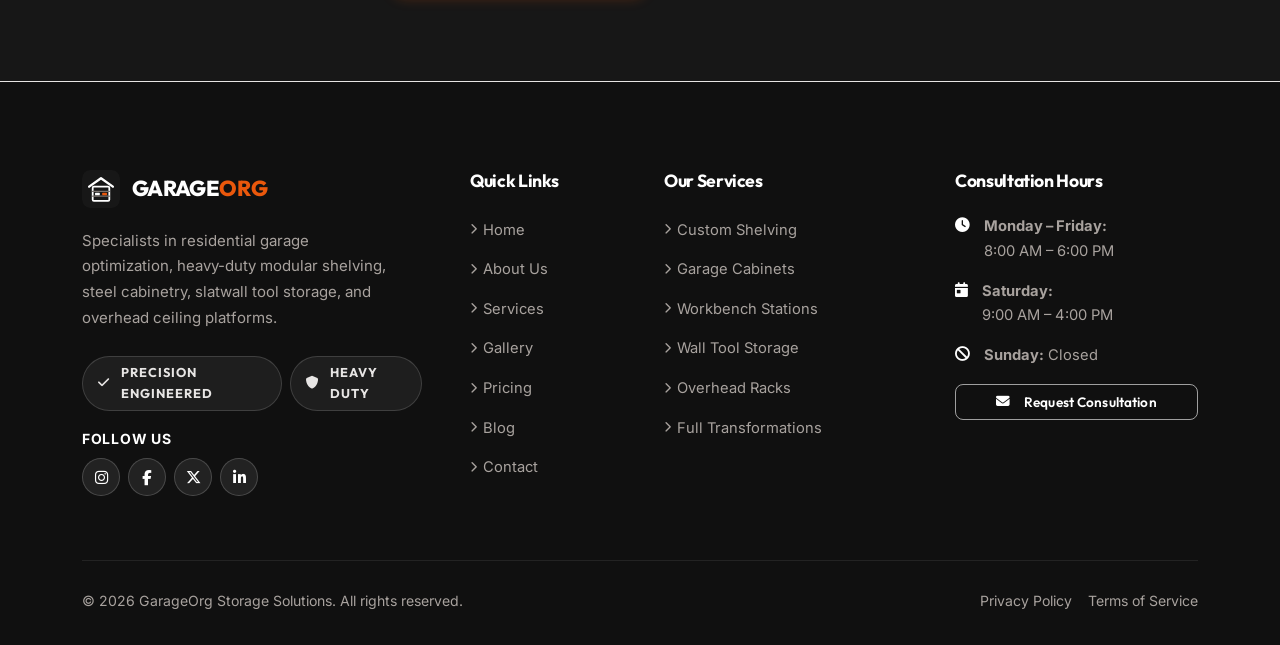
<file: about.html>
<!DOCTYPE html>
<html lang="en" data-theme="light" dir="ltr">
<head>
  <meta charset="UTF-8">
  <meta name="viewport" content="width=device-width, initial-scale=1.0">
  <title>About Us — Garage & Storage Organization Service</title>
  <meta name="description" content="Learn about our garage organization approach, mission, core values, space planning philosophy, and dedication to durable storage solutions.">
  <link rel="icon" type="image/svg+xml" href="assets/images/favicon.svg">

  <!-- Bootstrap 5 CSS -->
  <link rel="stylesheet" href="https://cdn.jsdelivr.net/npm/bootstrap@5.3.3/dist/css/bootstrap.min.css">
  <!-- Font Awesome 6 -->
  <link rel="stylesheet" href="https://cdnjs.cloudflare.com/ajax/libs/font-awesome/6.5.1/css/all.min.css">
  <!-- Custom CSS -->
  <link rel="stylesheet" href="assets/css/style.css">
</head>
<body data-page="about">

  <!-- ==========================================================================
       NAVBAR
       ========================================================================== -->
  <header class="sticky-top">
    <nav class="navbar navbar-expand-lg site-navbar" aria-label="Main Navigation">
      <div class="container">
        <a class="navbar-brand" href="index.html">
          <img src="assets/images/favicon.svg" alt="GarageOrg Logo" class="brand-logo-img">
          <span>GARAGE<span class="brand-org">ORG</span></span>
        </a>

        <div class="d-flex align-items-center gap-2 d-lg-none">
          <button class="nav-util-btn theme-toggle-btn" aria-label="Toggle Theme">
            <i class="fas fa-moon"></i>
          </button>
          <button class="nav-util-btn rtl-toggle-btn" aria-label="Toggle Direction">
            <span class="fw-bold" style="font-size:0.8rem">RTL</span>
          </button>
          <button class="navbar-toggler" type="button" data-bs-toggle="collapse" data-bs-target="#navbarContent" aria-controls="navbarContent" aria-expanded="false" aria-label="Toggle navigation">
            <i class="fas fa-bars"></i>
          </button>
        </div>

        <div class="collapse navbar-collapse" id="navbarContent">
          <ul class="navbar-nav mx-auto mb-2 mb-lg-0">
            <li class="nav-item dropdown">
              <a class="nav-link dropdown-toggle" href="#" role="button" data-bs-toggle="dropdown" aria-expanded="false">
                Home
              </a>
              <ul class="dropdown-menu">
                <li><a class="dropdown-item" href="index.html">Garage Storage Solutions</a></li>
                <li><a class="dropdown-item" href="index-2.html">Garage Transformations</a></li>
              </ul>
            </li>
            <li class="nav-item"><a class="nav-link active" href="about.html">About Us</a></li>
            <li class="nav-item"><a class="nav-link" href="services.html">Services</a></li>
            <li class="nav-item"><a class="nav-link" href="gallery.html">Gallery</a></li>
            <li class="nav-item"><a class="nav-link" href="pricing.html">Pricing</a></li>
            <li class="nav-item"><a class="nav-link" href="blog.html">Blog</a></li>
            <li class="nav-item"><a class="nav-link" href="contact.html">Contact</a></li>
          </ul>

          <div class="d-flex align-items-center gap-2">
            <button class="nav-util-btn theme-toggle-btn d-none d-lg-inline-flex" title="Toggle Theme" aria-label="Toggle Theme">
              <i class="fas fa-moon"></i>
            </button>
            <button class="nav-util-btn rtl-toggle-btn d-none d-lg-inline-flex" title="Toggle Direction" aria-label="Toggle Direction">
              <span class="fw-bold" style="font-size:0.8rem">RTL</span>
            </button>
            <a href="contact.html" class="btn btn-primary btn-sm">
              <i class="fas fa-calendar-check"></i> Book Consultation
            </a>
          </div>
        </div>
      </div>
    </nav>
  </header>

  <!-- ==========================================================================
       INNER HERO
       ========================================================================== -->
  <section class="inner-hero" style="background-image: url('assets/images/about-hero.jpg');">
    <div class="inner-hero-overlay"></div>
    <div class="container">
      <div class="inner-hero-content text-center">
        <h1 class="inner-hero-title">About Us</h1>
        <p class="inner-hero-desc">
          We create practical, well-planned garage storage systems that improve organization, accessibility, and everyday use of your space.
        </p>
      </div>
    </div>
  </section>

  <!-- ==========================================================================
       MISSION & VISION
       ========================================================================== -->
  <section class="section-py bg-body-theme">
    <div class="container">
      <div class="row align-items-center g-5">
        <div class="col-lg-6">
          <div style="border-radius: var(--radius-lg); overflow: hidden; box-shadow: var(--card-hover-shadow);">
            <img src="assets/images/about-mission.jpg" alt="Space planning blueprints and garage layout design" class="w-100" style="height: 420px; object-fit: cover;">
          </div>
        </div>
        <div class="col-lg-6">
          <span class="section-subtitle">Our Purpose</span>
          <h2 class="section-title">Mission & Vision for Modern Garages</h2>
          <p class="lead">
            We believe that an organized garage enhances how an entire home functions every day. Our approach centers on structural engineering, tailored spatial layouts, and industrial-grade storage solutions.
          </p>
          <div class="mb-4">
            <h5><i class="fas fa-bullseye me-2" style="color: var(--brand-accent)"></i> Our Mission</h5>
            <p>
              To provide homeowners with durable, precision-installed garage storage systems that clear floor clutter, safeguard valuable gear, and provide effortless access to everyday items. We replace makeshift shelving with purpose-built systems rated for real daily loads.
            </p>
          </div>
          <div>
            <h5><i class="fas fa-eye me-2" style="color: var(--brand-accent)"></i> Our Space Planning Philosophy</h5>
            <p class="mb-0">
              Every garage has three distinct spatial dimensions: floor zones for secure vehicle clearance, perimeter wall zones for tool and gear accessibility, and overhead joist zones for seasonal and bulky equipment. By zoning these spaces thoughtfully, we unlock maximum utility without compromising aesthetics.
            </p>
          </div>
        </div>
      </div>
    </div>
  </section>

  <!-- ==========================================================================
       OUR CORE VALUES
       ========================================================================== -->
  <section class="section-py bg-surface">
    <div class="container">
      <div class="section-header text-center">
        <span class="section-subtitle">What Guides Us</span>
        <h2 class="section-title">Core Principles & Values</h2>
        <p>Our commitment to structural integrity, functional clarity, and lasting customer satisfaction.</p>
      </div>

      <div class="row g-4 align-items-center">
        <div class="col-lg-4">
          <div class="d-flex flex-column gap-4">
            <div class="icon-box">
              <div class="icon-box-icon"><i class="fas fa-cube"></i></div>
              <h4>Practicality First</h4>
              <p class="mb-0">Every shelf, hook, and cabinet must serve an everyday functional purpose with intuitive ergonomics.</p>
            </div>
            <div class="icon-box">
              <div class="icon-box-icon"><i class="fas fa-hammer"></i></div>
              <h4>Structural Quality</h4>
              <p class="mb-0">We use heavy-gauge steel, reinforced brackets, and direct stud-mounting rather than lightweight wire racks.</p>
            </div>
          </div>
        </div>

        <div class="col-lg-4">
          <div style="border-radius: var(--radius-lg); overflow: hidden; box-shadow: var(--card-hover-shadow);">
            <img src="assets/images/about-values.jpg" alt="Professional technician installing garage wall slatwall storage and tool organizers" class="w-100" style="height: 480px; object-fit: cover;">
          </div>
        </div>

        <div class="col-lg-4">
          <div class="d-flex flex-column gap-4">
            <div class="icon-box">
              <div class="icon-box-icon"><i class="fas fa-border-all"></i></div>
              <h4>Systematic Organization</h4>
              <p class="mb-0">Grouping items by activity, season, and frequency of use to make storage effortless to maintain.</p>
            </div>
            <div class="icon-box">
              <div class="icon-box-icon"><i class="fas fa-handshake"></i></div>
              <h4>Customer Satisfaction</h4>
              <p class="mb-0">Transparent communication, clear measurements, and installations completed cleanly with care.</p>
            </div>
          </div>
        </div>
      </div>
    </div>
  </section>

  <!-- ==========================================================================
       WORKING PROCESS
       ========================================================================== -->
  <section class="section-py bg-body-theme">
    <div class="container">
      <div class="row align-items-center g-5">
        <div class="col-lg-6 order-lg-2">
          <div style="border-radius: var(--radius-lg); overflow: hidden; box-shadow: var(--card-hover-shadow);">
            <img src="assets/images/about-process.jpg" alt="Garage space planner measuring garage wall with laser level and layout proposal clipboard" class="w-100" style="height: 430px; object-fit: cover;">
          </div>
        </div>
        <div class="col-lg-6 order-lg-1">
          <span class="section-subtitle">How We Work</span>
          <h2 class="section-title">Our Rigorous Working Process</h2>
          <p class="lead">
            Every garage layout begins with exact measurements and load calculations.
          </p>
          <div class="d-flex flex-column gap-3 mt-4">
            <div class="d-flex align-items-start gap-3">
              <div class="process-step-num m-0" style="width: 44px; height: 44px; font-size: 1rem; flex-shrink: 0;">1</div>
              <div>
                <h5 class="mb-1">On-Site or Remote Spatial Audit</h5>
                <p class="text-muted small mb-0">We inspect wall studs, measure overhead clearance, and inventory your storage volume.</p>
              </div>
            </div>
            <div class="d-flex align-items-start gap-3">
              <div class="process-step-num m-0" style="width: 44px; height: 44px; font-size: 1rem; flex-shrink: 0;">2</div>
              <div>
                <h5 class="mb-1">Custom CAD Layout & Proposal</h5>
                <p class="text-muted small mb-0">We map out designated zones for vehicles, seasonal bins, sports gear, and workshop tools.</p>
              </div>
            </div>
            <div class="d-flex align-items-start gap-3">
              <div class="process-step-num m-0" style="width: 44px; height: 44px; font-size: 1rem; flex-shrink: 0;">3</div>
              <div>
                <h5 class="mb-1">Fast, Clean Installation</h5>
                <p class="text-muted small mb-0">Hardware is securely anchored into studs and joists with laser alignment.</p>
              </div>
            </div>
            <div class="d-flex align-items-start gap-3">
              <div class="process-step-num m-0" style="width: 44px; height: 44px; font-size: 1rem; flex-shrink: 0;">4</div>
              <div>
                <h5 class="mb-1">Final Setup & Orientation</h5>
                <p class="text-muted small mb-0">We demonstrate how to adjust shelving, reposition hooks, and maintain your storage system.</p>
              </div>
            </div>
          </div>
        </div>
      </div>
    </div>
  </section>

  <!-- ==========================================================================
       BENEFITS OF PROFESSIONAL ORGANIZATION
       ========================================================================== -->
  <section class="section-py bg-surface">
    <div class="container">
      <div class="section-header text-center">
        <span class="section-subtitle">Real Impact</span>
        <h2 class="section-title">The Benefits of Professional Organization</h2>
        <p>Engineered storage solutions that transform day-to-day usability and safeguard your belongings.</p>
      </div>

      <div class="row g-4">
        <!-- Benefit Card 1 -->
        <div class="col-md-6 col-lg-3">
          <div class="card h-100 border overflow-hidden" style="background-color: var(--bg-card); border-color: var(--border-color); border-radius: var(--radius-md);">
            <div style="height: 190px; overflow: hidden;">
              <img src="assets/images/after-1.jpg" alt="Safe and accessible vehicle parking in organized garage" class="w-100 h-100" style="object-fit: cover;">
            </div>
            <div class="p-4 d-flex flex-column flex-grow-1">
              <div class="d-flex align-items-center gap-2 mb-2">
                <i class="fas fa-car" style="font-size: 1.25rem; color: var(--brand-accent);"></i>
                <h4 class="h5 mb-0">Safe Vehicle Parking</h4>
              </div>
              <p class="text-muted small mb-0 flex-grow-1">
                Clear the floor completely so you can park your cars inside every evening and open all doors comfortably without bumping into bikes, boxes, or lawn care tools.
              </p>
            </div>
          </div>
        </div>

        <!-- Benefit Card 2 -->
        <div class="col-md-6 col-lg-3">
          <div class="card h-100 border overflow-hidden" style="background-color: var(--bg-card); border-color: var(--border-color); border-radius: var(--radius-md);">
            <div style="height: 190px; overflow: hidden;">
              <img src="assets/images/service-4-tools.jpg" alt="Easy access to frequently used tools and belongings" class="w-100 h-100" style="object-fit: cover;">
            </div>
            <div class="p-4 d-flex flex-column flex-grow-1">
              <div class="d-flex align-items-center gap-2 mb-2">
                <i class="fas fa-tools" style="font-size: 1.25rem; color: var(--brand-accent);"></i>
                <h4 class="h5 mb-0">Rapid Tool Access</h4>
              </div>
              <p class="text-muted small mb-0 flex-grow-1">
                Keep daily maintenance equipment, power tools, and household hardware in visible, reachable positions with modular slatwall tracks and heavy-duty locking hooks.
              </p>
            </div>
          </div>
        </div>

        <!-- Benefit Card 3 -->
        <div class="col-md-6 col-lg-3">
          <div class="card h-100 border overflow-hidden" style="background-color: var(--bg-card); border-color: var(--border-color); border-radius: var(--radius-md);">
            <div style="height: 190px; overflow: hidden;">
              <img src="assets/images/home-feat-overhead.jpg" alt="Better use of available wall and overhead space" class="w-100 h-100" style="object-fit: cover;">
            </div>
            <div class="p-4 d-flex flex-column flex-grow-1">
              <div class="d-flex align-items-center gap-2 mb-2">
                <i class="fas fa-arrow-up-from-bracket" style="font-size: 1.25rem; color: var(--brand-accent);"></i>
                <h4 class="h5 mb-0">Wall & Ceiling Use</h4>
              </div>
              <p class="text-muted small mb-0 flex-grow-1">
                Maximize unutilized vertical air space with overhead steel platform racks rated up to 1,000 lbs, freeing hundreds of square feet of valuable floor area below.
              </p>
            </div>
          </div>
        </div>

        <!-- Benefit Card 4 -->
        <div class="col-md-6 col-lg-3">
          <div class="card h-100 border overflow-hidden" style="background-color: var(--bg-card); border-color: var(--border-color); border-radius: var(--radius-md);">
            <div style="height: 190px; overflow: hidden;">
              <img src="assets/images/residential-seasonal-storage.jpg" alt="Organized storage for seasonal items and equipment" class="w-100 h-100" style="object-fit: cover;">
            </div>
            <div class="p-4 d-flex flex-column flex-grow-1">
              <div class="d-flex align-items-center gap-2 mb-2">
                <i class="fas fa-boxes-stacked" style="font-size: 1.25rem; color: var(--brand-accent);"></i>
                <h4 class="h5 mb-0">Seasonal Storage</h4>
              </div>
              <p class="text-muted small mb-0 flex-grow-1">
                Safely stow holiday decorations, camping equipment, and sports gear in labeled, waterproof totes on dedicated industrial shelving units that stay neat all year.
              </p>
            </div>
          </div>
        </div>
      </div>
    </div>
  </section>

  <!-- ==========================================================================
       PRECISION ENGINEERING & SAFETY STANDARDS
       ========================================================================== -->
  <section class="section-py bg-body-theme">
    <div class="container">
      <div class="row align-items-center g-5">
        <div class="col-lg-6">
          <div style="border-radius: var(--radius-lg); overflow: hidden; box-shadow: var(--card-hover-shadow);">
            <img src="assets/images/about-craftsmanship.jpg" alt="Installation specialist using precision red-beam laser level to anchor garage wall tracks directly into studs" class="w-100" style="height: 440px; object-fit: cover;">
          </div>
        </div>
        <div class="col-lg-6">
          <span class="section-subtitle">Structural Standards</span>
          <h2 class="section-title">Precision Engineering & Rigorous Safety Tolerances</h2>
          <p class="lead">
            Garage organization is more than aesthetics—it requires uncompromising structural anchoring, certified weight ratings, and safe everyday ergonomics.
          </p>
          <div class="d-flex flex-column gap-3 mt-4">
            <div class="d-flex align-items-start gap-3">
              <div class="icon-box-icon flex-shrink-0" style="width: 44px; height: 44px; font-size: 1rem; margin: 0; background-color: var(--bg-surface); border: 1px solid var(--border-color); border-radius: var(--radius-sm); display: flex; align-items: center; justify-content: center; color: var(--brand-accent);">
                <i class="fas fa-crosshairs"></i>
              </div>
              <div>
                <h5 class="mb-1">Laser-Verified Stud Mapping</h5>
                <p class="text-muted small mb-0">Every wall track and vertical upright is anchored directly into structural wood or metal wall studs using heavy-duty structural lag fasteners, eliminating pull-out risk.</p>
              </div>
            </div>
            <div class="d-flex align-items-start gap-3">
              <div class="icon-box-icon flex-shrink-0" style="width: 44px; height: 44px; font-size: 1rem; margin: 0; background-color: var(--bg-surface); border: 1px solid var(--border-color); border-radius: var(--radius-sm); display: flex; align-items: center; justify-content: center; color: var(--brand-accent);">
                <i class="fas fa-shield-halved"></i>
              </div>
              <div>
                <h5 class="mb-1">Certified Dynamic & Static Load Ratings</h5>
                <p class="text-muted small mb-0">Our heavy-duty steel shelving is tested to support up to 800 lbs per tier with zero deflection, while ceiling racks hold up to 600 lbs of distributed seasonal storage safely.</p>
              </div>
            </div>
            <div class="d-flex align-items-start gap-3">
              <div class="icon-box-icon flex-shrink-0" style="width: 44px; height: 44px; font-size: 1rem; margin: 0; background-color: var(--bg-surface); border: 1px solid var(--border-color); border-radius: var(--radius-sm); display: flex; align-items: center; justify-content: center; color: var(--brand-accent);">
                <i class="fas fa-arrows-to-circle"></i>
              </div>
              <div>
                <h5 class="mb-1">Clear Vehicle Clearance & Door Swing Zones</h5>
                <p class="text-muted small mb-0">We calibrate shelf depths and ceiling drops around actual vehicle dimensions, door arcs, and liftgates to safeguard against accidental vehicle contact or scratches.</p>
              </div>
            </div>
          </div>
        </div>
      </div>
    </div>
  </section>

  <!-- ==========================================================================
       FINAL CTA
       ========================================================================== -->
  <section class="section-py bg-dark-accent text-center">
    <div class="container">
      <div class="mx-auto" style="max-width: 720px;">
        <span class="badge-tag mb-3" style="background: rgba(255,255,255,0.1); color: #FFF; border-color: rgba(255,255,255,0.2);">
          Get Started With Us
        </span>
        <h2 class="mb-3 text-white">Let’s Plan Your Garage Transformation</h2>
        <p class="lead mb-4" style="color: #D6D3D1;">
          Explore our complete service offerings or contact our team to discuss your project requirements.
        </p>
        <div class="d-flex flex-wrap justify-content-center gap-3">
          <a href="contact.html" class="btn btn-primary btn-lg">
            <i class="fas fa-calendar-check"></i> Book a Consultation
          </a>
          <a href="services.html" class="btn btn-outline-light btn-lg">
            <i class="fas fa-th-large"></i> Explore Services
          </a>
        </div>
      </div>
    </div>
  </section>

  <!-- ==========================================================================
       FOOTER
       ========================================================================== -->
  <footer class="site-footer">
    <div class="container">
      <div class="row g-4 g-lg-5">
        <div class="col-lg-4 col-md-6">
          <a class="footer-brand" href="index.html" aria-label="GarageOrg Home">
            <img src="assets/images/favicon.svg" alt="GarageOrg Logo" class="brand-logo-img">
            <span>GARAGE<span class="brand-org">ORG</span></span>
          </a>
          <p class="footer-desc">
            Specialists in residential garage optimization, heavy-duty modular shelving, steel cabinetry, slatwall tool storage, and overhead ceiling platforms.
          </p>
          <div class="d-flex gap-2">
            <span class="badge-tag" style="background: rgba(255,255,255,0.06); border-color: rgba(255,255,255,0.15); color: #E7E5E4;">
              <i class="fas fa-check me-1"></i> Precision Engineered
            </span>
            <span class="badge-tag" style="background: rgba(255,255,255,0.06); border-color: rgba(255,255,255,0.15); color: #E7E5E4;">
              <i class="fas fa-shield me-1"></i> Heavy Duty
            </span>
          </div>
          <!-- Follow Us Social Links -->
          <div class="footer-social-wrap mt-3">
            <span class="footer-social-title d-block mb-2 text-white fw-bold small text-uppercase" style="letter-spacing: 0.05em;">Follow Us</span>
            <div class="d-flex gap-2">
              <a href="https://instagram.com/garageorg" class="footer-social-link" target="_blank" rel="noopener noreferrer" aria-label="GarageOrg on Instagram" title="Follow GarageOrg on Instagram">
                <i class="fab fa-instagram"></i>
              </a>
              <a href="https://facebook.com/garageorg" class="footer-social-link" target="_blank" rel="noopener noreferrer" aria-label="GarageOrg on Facebook" title="Follow GarageOrg on Facebook">
                <i class="fab fa-facebook-f"></i>
              </a>
              <a href="https://x.com/garageorg" class="footer-social-link" target="_blank" rel="noopener noreferrer" aria-label="GarageOrg on X (formerly Twitter)" title="Follow GarageOrg on X">
                <i class="fab fa-x-twitter"></i>
              </a>
              <a href="https://linkedin.com/company/garageorg" class="footer-social-link" target="_blank" rel="noopener noreferrer" aria-label="GarageOrg on LinkedIn" title="Follow GarageOrg on LinkedIn">
                <i class="fab fa-linkedin-in"></i>
              </a>
            </div>
          </div>
        </div>

        <div class="col-lg-2 col-md-6 col-6">
          <h4 class="footer-heading">Quick Links</h4>
          <ul class="footer-links">
            <li><a href="index.html"><i class="fas fa-chevron-right fa-xs"></i> Home</a></li>
            <li><a href="about.html"><i class="fas fa-chevron-right fa-xs"></i> About Us</a></li>
            <li><a href="services.html"><i class="fas fa-chevron-right fa-xs"></i> Services</a></li>
            <li><a href="gallery.html"><i class="fas fa-chevron-right fa-xs"></i> Gallery</a></li>
            <li><a href="pricing.html"><i class="fas fa-chevron-right fa-xs"></i> Pricing</a></li>
            <li><a href="blog.html"><i class="fas fa-chevron-right fa-xs"></i> Blog</a></li>
            <li><a href="contact.html"><i class="fas fa-chevron-right fa-xs"></i> Contact</a></li>
          </ul>
        </div>

        <div class="col-lg-3 col-md-6 col-6">
          <h4 class="footer-heading">Our Services</h4>
          <ul class="footer-links">
            <li><a href="service-details.html?service=shelving"><i class="fas fa-chevron-right fa-xs"></i> Custom Shelving</a></li>
            <li><a href="service-details.html?service=cabinets"><i class="fas fa-chevron-right fa-xs"></i> Garage Cabinets</a></li>
            <li><a href="service-details.html?service=workbench"><i class="fas fa-chevron-right fa-xs"></i> Workbench Stations</a></li>
            <li><a href="service-details.html?service=tools"><i class="fas fa-chevron-right fa-xs"></i> Wall Tool Storage</a></li>
            <li><a href="service-details.html?service=overhead"><i class="fas fa-chevron-right fa-xs"></i> Overhead Racks</a></li>
            <li><a href="service-details.html?service=complete"><i class="fas fa-chevron-right fa-xs"></i> Full Transformations</a></li>
          </ul>
        </div>

        <div class="col-lg-3 col-md-6">
          <h4 class="footer-heading">Consultation Hours</h4>
          <div class="footer-contact-item">
            <i class="fas fa-clock"></i>
            <div>
              <strong>Monday – Friday:</strong><br>
              8:00 AM – 6:00 PM
            </div>
          </div>
          <div class="footer-contact-item">
            <i class="fas fa-calendar-day"></i>
            <div>
              <strong>Saturday:</strong><br>
              9:00 AM – 4:00 PM
            </div>
          </div>
          <div class="footer-contact-item">
            <i class="fas fa-ban"></i>
            <div>
              <strong>Sunday:</strong> Closed
            </div>
          </div>
          <div class="mt-3">
            <a href="contact.html" class="btn btn-outline-light btn-sm w-100">
              <i class="fas fa-envelope me-1"></i> Request Consultation
            </a>
          </div>
        </div>
      </div>

            <div class="footer-bottom">
        <div>&copy; 2026 GarageOrg Storage Solutions. All rights reserved.</div>
        <div class="d-flex gap-3">
          <a href="privacy-policy.html" style="color: var(--footer-muted);">Privacy Policy</a>
          <a href="terms-of-service.html" style="color: var(--footer-muted);">Terms of Service</a>
        </div>
      </div>
    </div>
  </footer>

  <!-- Bootstrap 5 Bundle JS -->
  <script src="https://cdn.jsdelivr.net/npm/bootstrap@5.3.3/dist/js/bootstrap.bundle.min.js"></script>
  <!-- Main JS -->
  <script src="assets/js/main.js"></script>
</body>
</html>
</file>
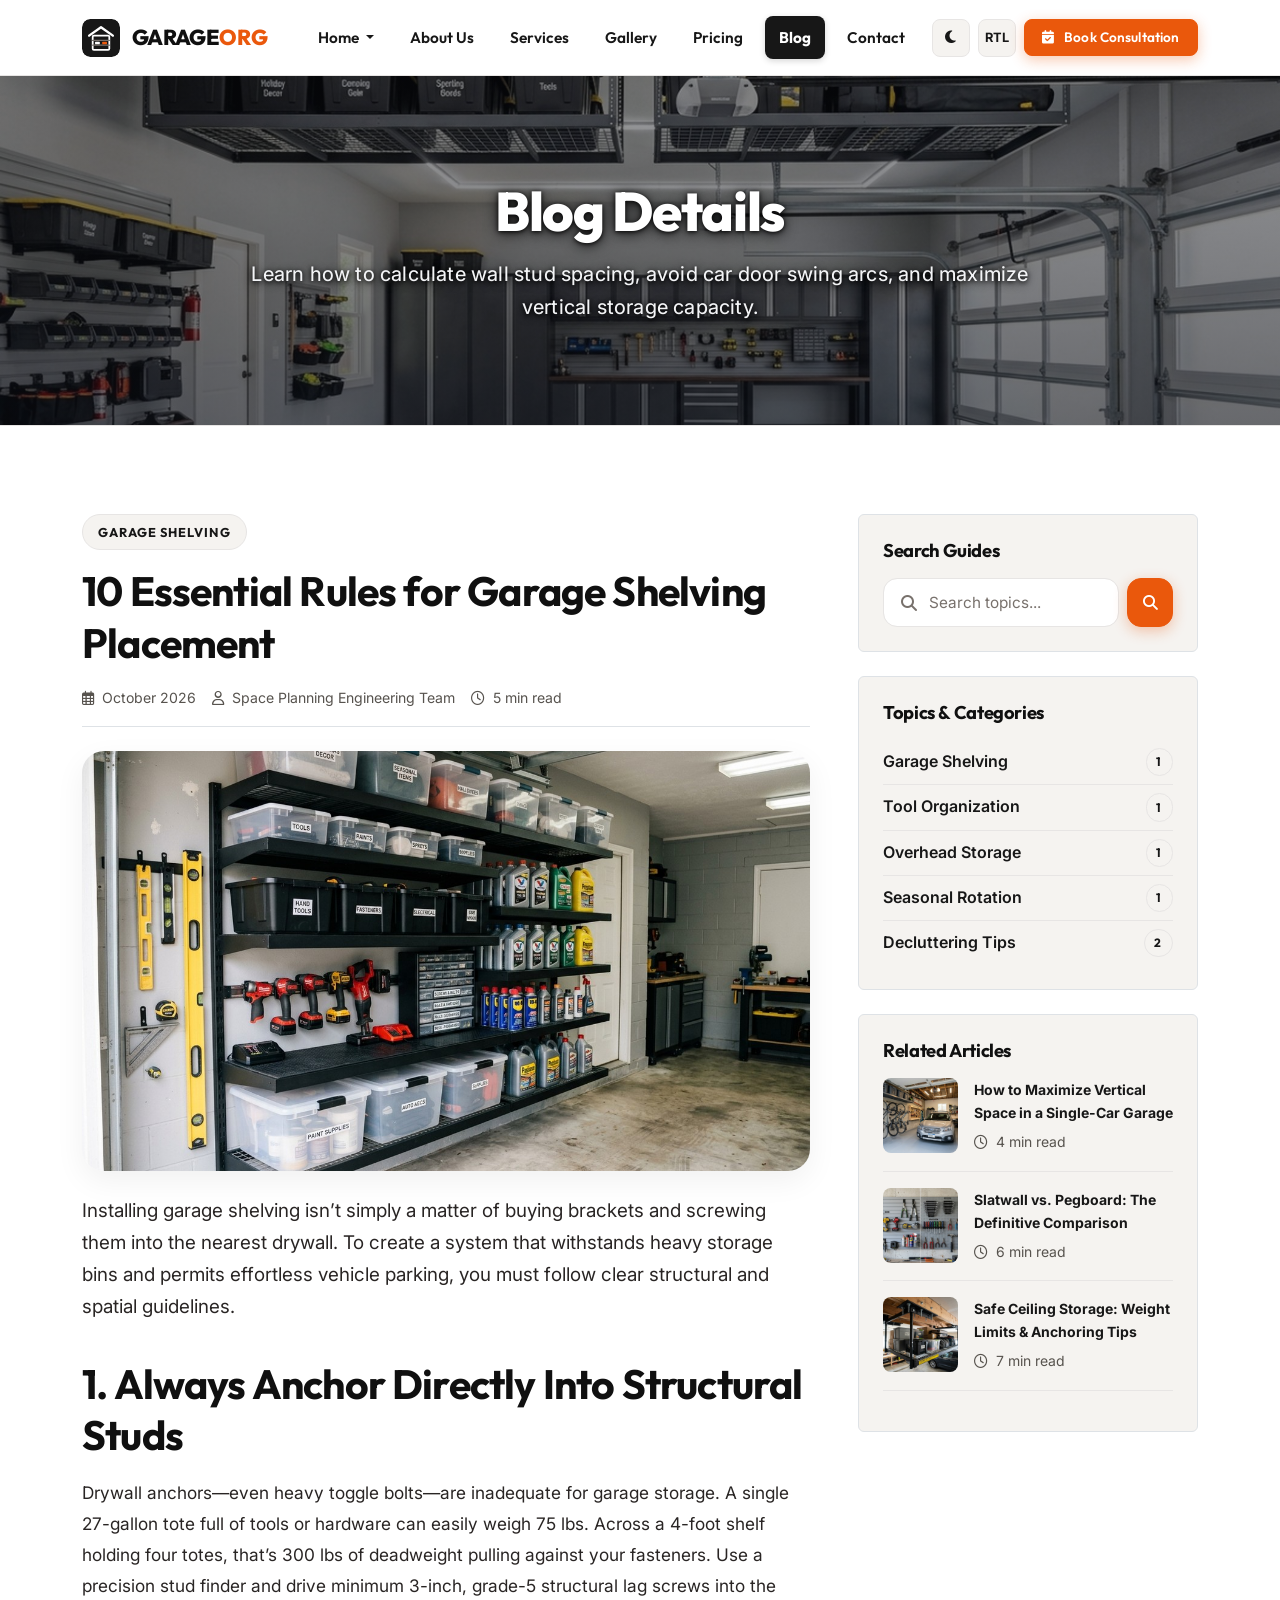
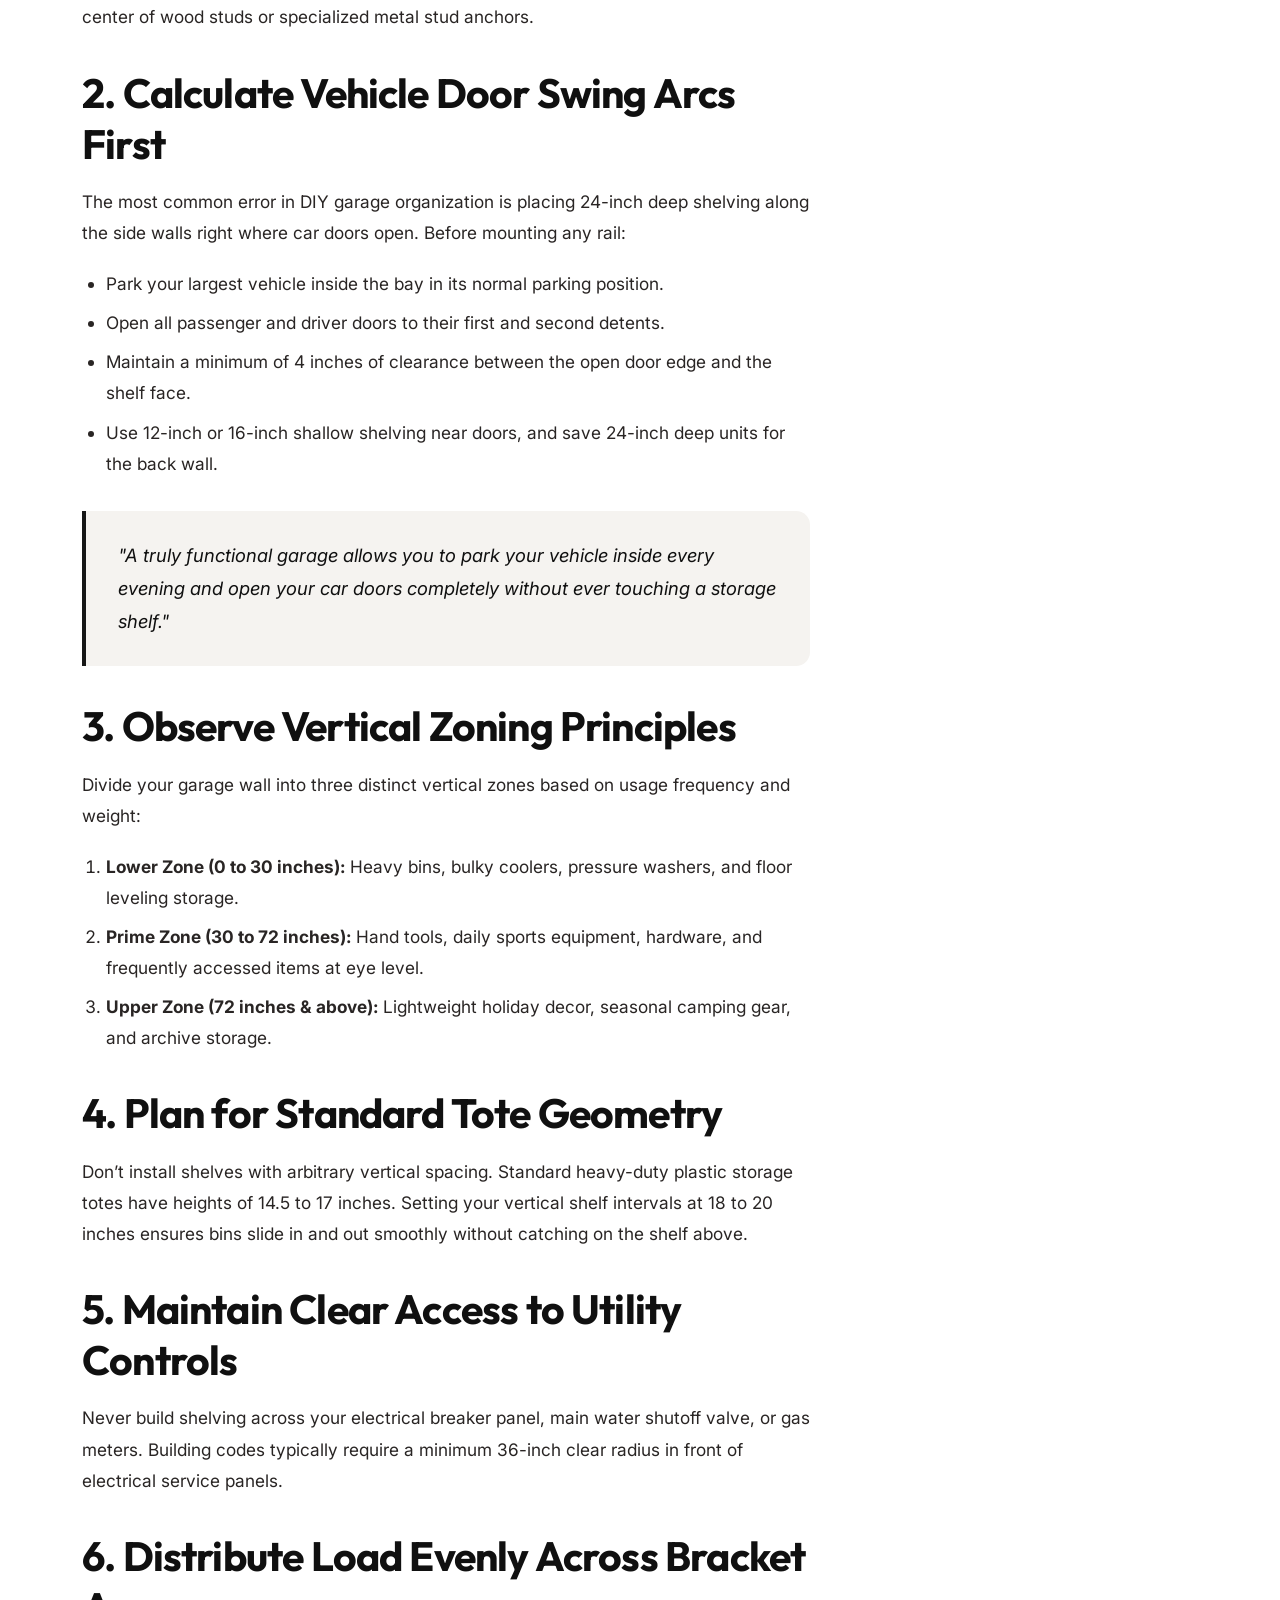
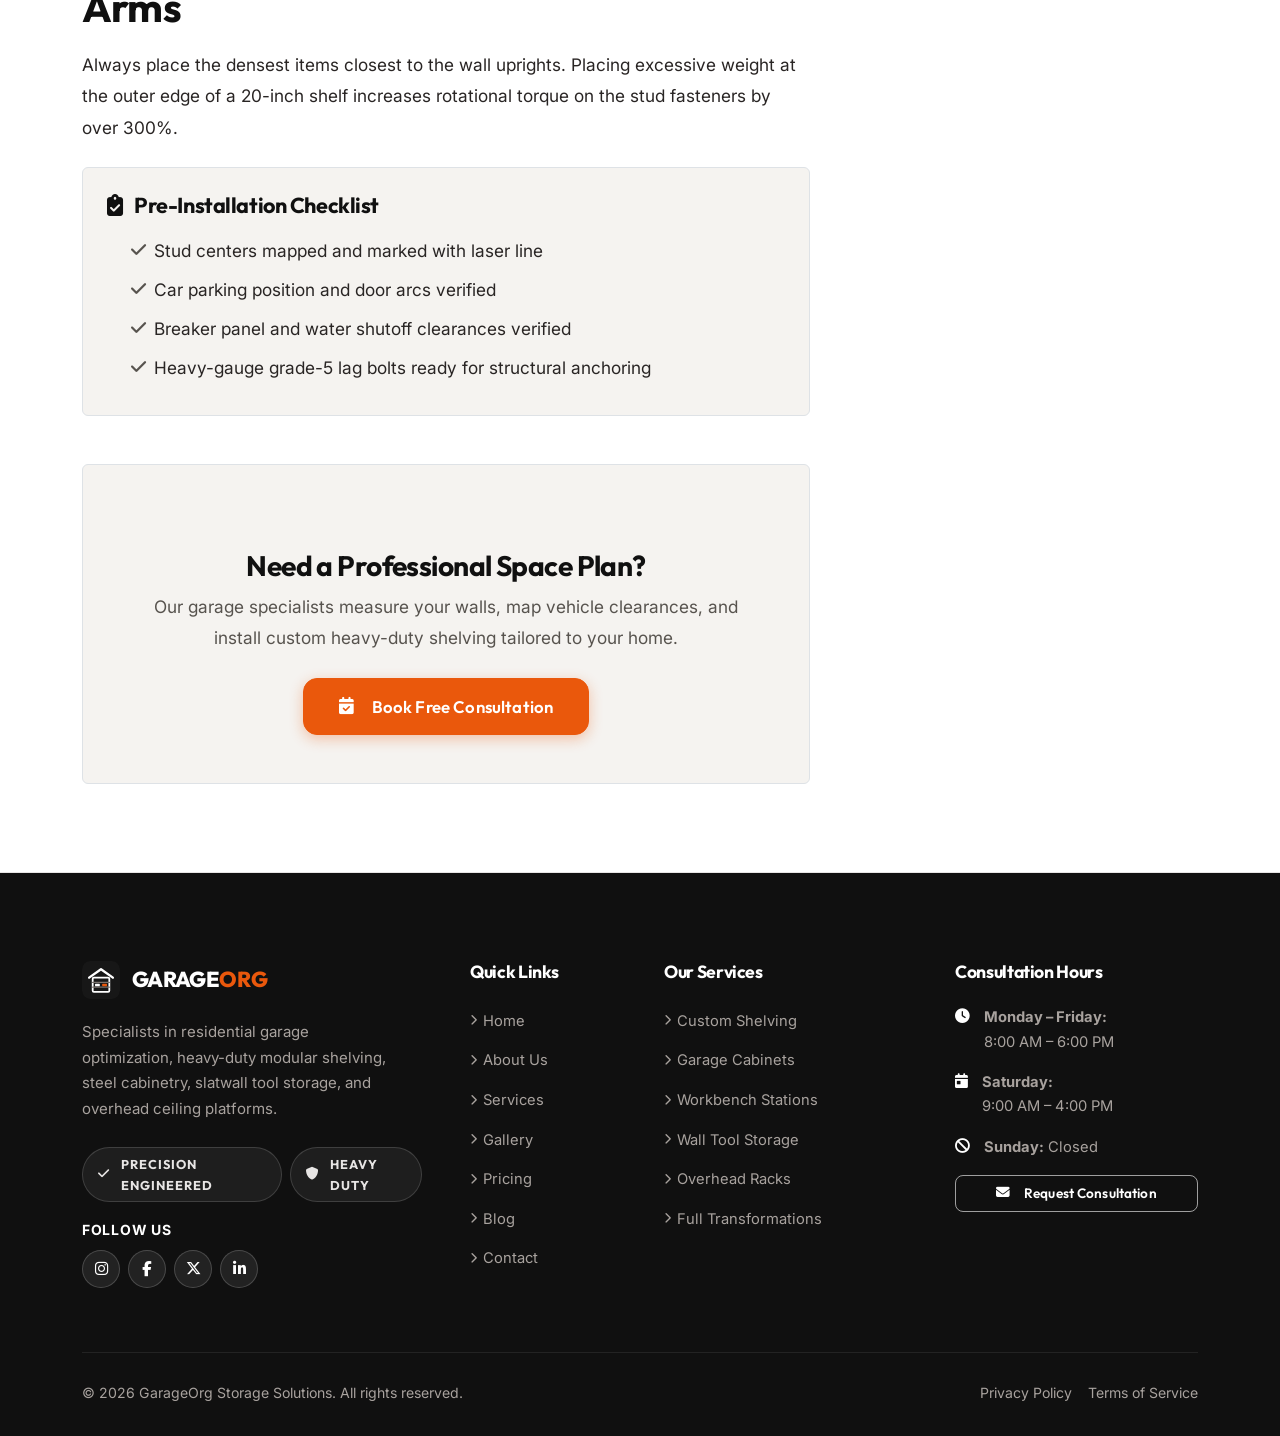
<file: blog-details.html>
<!DOCTYPE html>
<html lang="en" data-theme="light" dir="ltr">
<head>
  <meta charset="UTF-8">
  <meta name="viewport" content="width=device-width, initial-scale=1.0">
  <title>10 Essential Rules for Garage Shelving Placement — GarageOrg Guide</title>
  <meta name="description" content="Learn the fundamental structural rules for garage shelving placement, stud anchoring, door clearance arcs, vertical zoning, and safe weight distribution.">
  <link rel="icon" type="image/svg+xml" href="assets/images/favicon.svg">

  <!-- Bootstrap 5 CSS -->
  <link rel="stylesheet" href="https://cdn.jsdelivr.net/npm/bootstrap@5.3.3/dist/css/bootstrap.min.css">
  <!-- Font Awesome 6 -->
  <link rel="stylesheet" href="https://cdnjs.cloudflare.com/ajax/libs/font-awesome/6.5.1/css/all.min.css">
  <!-- Custom CSS -->
  <link rel="stylesheet" href="assets/css/style.css">
</head>
<body data-page="blog-details">

  <!-- ==========================================================================
       NAVBAR
       ========================================================================== -->
  <header class="sticky-top">
    <nav class="navbar navbar-expand-lg site-navbar" aria-label="Main Navigation">
      <div class="container">
        <a class="navbar-brand" href="index.html">
          <img src="assets/images/favicon.svg" alt="GarageOrg Logo" class="brand-logo-img">
          <span>GARAGE<span class="brand-org">ORG</span></span>
        </a>

        <div class="d-flex align-items-center gap-2 d-lg-none">
          <button class="nav-util-btn theme-toggle-btn" aria-label="Toggle Theme">
            <i class="fas fa-moon"></i>
          </button>
          <button class="nav-util-btn rtl-toggle-btn" aria-label="Toggle Direction">
            <span class="fw-bold" style="font-size:0.8rem">RTL</span>
          </button>
          <button class="navbar-toggler" type="button" data-bs-toggle="collapse" data-bs-target="#navbarContent" aria-controls="navbarContent" aria-expanded="false" aria-label="Toggle navigation">
            <i class="fas fa-bars"></i>
          </button>
        </div>

        <div class="collapse navbar-collapse" id="navbarContent">
          <ul class="navbar-nav mx-auto mb-2 mb-lg-0">
            <li class="nav-item dropdown">
              <a class="nav-link dropdown-toggle" href="#" role="button" data-bs-toggle="dropdown" aria-expanded="false">
                Home
              </a>
              <ul class="dropdown-menu">
                <li><a class="dropdown-item" href="index.html">Garage Storage Solutions</a></li>
                <li><a class="dropdown-item" href="index-2.html">Garage Transformations</a></li>
              </ul>
            </li>
            <li class="nav-item"><a class="nav-link" href="about.html">About Us</a></li>
            <li class="nav-item"><a class="nav-link" href="services.html">Services</a></li>
            <li class="nav-item"><a class="nav-link" href="gallery.html">Gallery</a></li>
            <li class="nav-item"><a class="nav-link" href="pricing.html">Pricing</a></li>
            <li class="nav-item"><a class="nav-link active" href="blog.html">Blog</a></li>
            <li class="nav-item"><a class="nav-link" href="contact.html">Contact</a></li>
          </ul>

          <div class="d-flex align-items-center gap-2">
            <button class="nav-util-btn theme-toggle-btn d-none d-lg-inline-flex" title="Toggle Theme" aria-label="Toggle Theme">
              <i class="fas fa-moon"></i>
            </button>
            <button class="nav-util-btn rtl-toggle-btn d-none d-lg-inline-flex" title="Toggle Direction" aria-label="Toggle Direction">
              <span class="fw-bold" style="font-size:0.8rem">RTL</span>
            </button>
            <a href="contact.html" class="btn btn-primary btn-sm">
              <i class="fas fa-calendar-check"></i> Book Consultation
            </a>
          </div>
        </div>
      </div>
    </nav>
  </header>

  <!-- ==========================================================================
       INNER HERO
       ========================================================================== -->
  <section class="inner-hero" id="blogHeroSection" style="background-image: url('assets/images/blog-detail-hero.jpg');">
    <div class="inner-hero-overlay"></div>
    <div class="container">
      <div class="inner-hero-content text-center">
        <h1 class="inner-hero-title">Blog Details</h1>
        <p class="inner-hero-desc">
          Expert tips, installation advice, and practical space planning guides for high-efficiency garage storage.
        </p>
      </div>
    </div>
  </section>

  <!-- ==========================================================================
       ARTICLE CONTENT & SIDEBAR
       ========================================================================== -->
  <section class="section-py bg-body-theme">
    <div class="container">
      <div class="row g-5">
        <!-- Main Article Content -->
        <div class="col-lg-8">
          <article class="article-content" id="blogDetailContainer">
            <span class="badge-tag mb-3" id="blogDetailBadge">Garage Shelving</span>
            <h1 class="h2 fw-bold mb-3" id="blogDetailTitle">10 Essential Rules for Garage Shelving Placement</h1>
            <div class="article-meta mb-4 pb-3 border-bottom d-flex flex-wrap gap-3 text-muted small" id="blogDetailMeta">
              <span><i class="far fa-calendar-alt me-1"></i> <span id="blogDetailDate">October 2026</span></span>
              <span><i class="far fa-user me-1"></i> <span id="blogDetailAuthor">Space Planning Engineering Team</span></span>
              <span><i class="far fa-clock me-1"></i> <span id="blogDetailReadTime">5 min read</span></span>
            </div>

            <!-- Single Main Featured Image (Strictly one image for the article body) -->
            <div class="mb-4" style="border-radius: var(--radius-lg); overflow: hidden; box-shadow: var(--card-shadow);">
              <img id="blogDetailMainImg" src="assets/images/blog-1.jpg" alt="10 Essential Rules for Garage Shelving Placement" class="w-100" style="height: 420px; object-fit: cover; display: block;">
            </div>

            <div id="blogDetailBody">
              <p class="lead">
                Installing garage shelving isn’t simply a matter of buying brackets and screwing them into the nearest drywall. To create a system that withstands heavy storage bins and permits effortless vehicle parking, you must follow clear structural and spatial guidelines.
              </p>

              <h2>1. Always Anchor Directly Into Structural Studs</h2>
              <p>
                Drywall anchors—even heavy toggle bolts—are inadequate for garage storage. A single 27-gallon tote full of tools or hardware can easily weigh 75 lbs. Across a 4-foot shelf holding four totes, that’s 300 lbs of deadweight pulling against your fasteners. Use a precision stud finder and drive minimum 3-inch, grade-5 structural lag screws into the center of wood studs or specialized metal stud anchors.
              </p>

              <h2>2. Calculate Vehicle Door Swing Arcs First</h2>
              <p>
                The most common error in DIY garage organization is placing 24-inch deep shelving along the side walls right where car doors open. Before mounting any rail:
              </p>
              <ul>
                <li>Park your largest vehicle inside the bay in its normal parking position.</li>
                <li>Open all passenger and driver doors to their first and second detents.</li>
                <li>Maintain a minimum of 4 inches of clearance between the open door edge and the shelf face.</li>
                <li>Use 12-inch or 16-inch shallow shelving near doors, and save 24-inch deep units for the back wall.</li>
              </ul>

              <div class="article-featured-quote">
                "A truly functional garage allows you to park your vehicle inside every evening and open your car doors completely without ever touching a storage shelf."
              </div>

              <h2>3. Observe Vertical Zoning Principles</h2>
              <p>
                Divide your garage wall into three distinct vertical zones based on usage frequency and weight:
              </p>
              <ol>
                <li><strong>Lower Zone (0 to 30 inches):</strong> Heavy bins, bulky coolers, pressure washers, and floor leveling storage.</li>
                <li><strong>Prime Zone (30 to 72 inches):</strong> Hand tools, daily sports equipment, hardware, and frequently accessed items at eye level.</li>
                <li><strong>Upper Zone (72 inches & above):</strong> Lightweight holiday decor, seasonal camping gear, and archive storage.</li>
              </ol>

              <h2>4. Plan for Standard Tote Geometry</h2>
              <p>
                Don’t install shelves with arbitrary vertical spacing. Standard heavy-duty plastic storage totes have heights of 14.5 to 17 inches. Setting your vertical shelf intervals at 18 to 20 inches ensures bins slide in and out smoothly without catching on the shelf above.
              </p>

              <h2>5. Maintain Clear Access to Utility Controls</h2>
              <p>
                Never build shelving across your electrical breaker panel, main water shutoff valve, or gas meters. Building codes typically require a minimum 36-inch clear radius in front of electrical service panels.
              </p>

              <h2>6. Distribute Load Evenly Across Bracket Arms</h2>
              <p>
                Always place the densest items closest to the wall uprights. Placing excessive weight at the outer edge of a 20-inch shelf increases rotational torque on the stud fasteners by over 300%.
              </p>

              <!-- Practical Checklist Box -->
              <div class="p-4 rounded border my-4" style="background-color: var(--bg-surface); border-color: var(--border-color);">
                <h4 class="mb-3"><i class="fas fa-clipboard-check me-2" style="color:var(--text-heading)"></i> Pre-Installation Checklist</h4>
                <ul class="list-unstyled mb-0">
                  <li class="d-flex align-items-center gap-2 mb-2"><i class="fas fa-check text-muted"></i> Stud centers mapped and marked with laser line</li>
                  <li class="d-flex align-items-center gap-2 mb-2"><i class="fas fa-check text-muted"></i> Car parking position and door arcs verified</li>
                  <li class="d-flex align-items-center gap-2 mb-2"><i class="fas fa-check text-muted"></i> Breaker panel and water shutoff clearances verified</li>
                  <li class="d-flex align-items-center gap-2 mb-2"><i class="fas fa-check text-muted"></i> Heavy-gauge grade-5 lag bolts ready for structural anchoring</li>
                </ul>
              </div>

              <!-- Article Footer CTA -->
              <div class="p-4 p-md-5 rounded border mt-5 text-center" style="background-color: var(--bg-surface); border-color: var(--border-color); border-radius: var(--radius-lg);">
                <h3 class="mb-2">Need a Professional Space Plan?</h3>
                <p class="text-muted mb-4">Our garage specialists measure your walls, map vehicle clearances, and install custom heavy-duty shelving tailored to your home.</p>
                <a href="contact.html" class="btn btn-primary btn-lg">
                  <i class="fas fa-calendar-check me-2"></i> Book Free Consultation
                </a>
              </div>
            </div>
          </article>
        </div>

        <!-- Sidebar -->
        <div class="col-lg-4">
          <!-- Search Box -->
          <div class="p-4 rounded border mb-4" style="background-color: var(--bg-surface); border-color: var(--border-color); border-radius: var(--radius-lg);">
            <h5 class="mb-3">Search Guides</h5>
            <form action="blog.html" method="GET" class="blog-search-box mb-0 d-flex gap-2">
              <div class="position-relative flex-grow-1">
                <i class="fas fa-search search-icon"></i>
                <input type="text" name="search" class="form-control" placeholder="Search topics..." aria-label="Search guides">
              </div>
              <button type="submit" class="btn btn-primary px-3" aria-label="Search"><i class="fas fa-search"></i></button>
            </form>
          </div>

          <!-- Categories -->
          <div class="p-4 rounded border mb-4" style="background-color: var(--bg-surface); border-color: var(--border-color); border-radius: var(--radius-lg);">
            <h5 class="mb-3">Topics & Categories</h5>
            <ul class="list-unstyled mb-0">
              <li class="d-flex justify-content-between py-2 border-bottom" style="border-color: var(--border-color) !important;">
                <a href="blog.html?category=shelving" class="fw-semibold">Garage Shelving</a>
                <span class="badge-tag" style="padding: 0.2rem 0.6rem; font-size: 0.75rem;">1</span>
              </li>
              <li class="d-flex justify-content-between py-2 border-bottom" style="border-color: var(--border-color) !important;">
                <a href="blog.html?category=tools" class="fw-semibold">Tool Organization</a>
                <span class="badge-tag" style="padding: 0.2rem 0.6rem; font-size: 0.75rem;">1</span>
              </li>
              <li class="d-flex justify-content-between py-2 border-bottom" style="border-color: var(--border-color) !important;">
                <a href="blog.html?category=overhead" class="fw-semibold">Overhead Storage</a>
                <span class="badge-tag" style="padding: 0.2rem 0.6rem; font-size: 0.75rem;">1</span>
              </li>
              <li class="d-flex justify-content-between py-2 border-bottom" style="border-color: var(--border-color) !important;">
                <a href="blog.html?category=seasonal" class="fw-semibold">Seasonal Rotation</a>
                <span class="badge-tag" style="padding: 0.2rem 0.6rem; font-size: 0.75rem;">1</span>
              </li>
              <li class="d-flex justify-content-between py-2" style="border-color: var(--border-color) !important;">
                <a href="blog.html?category=decluttering" class="fw-semibold">Decluttering Tips</a>
                <span class="badge-tag" style="padding: 0.2rem 0.6rem; font-size: 0.75rem;">2</span>
              </li>
            </ul>
          </div>

          <!-- Related Posts -->
          <div class="p-4 rounded border" style="background-color: var(--bg-surface); border-color: var(--border-color); border-radius: var(--radius-lg);">
            <h5 class="mb-3">Related Articles</h5>
            <div id="blogRelatedList">
              <div class="d-flex gap-3 mb-3 pb-3 border-bottom" style="border-color: var(--border-color) !important;">
                <a href="blog-details.html?id=single-car-garage" class="flex-shrink-0">
                  <img src="assets/images/blog-2.jpg" alt="How to Maximize Vertical Space in a Single-Car Garage" style="width: 75px; height: 75px; object-fit: cover; border-radius: var(--radius-sm);">
                </a>
                <div>
                  <a href="blog-details.html?id=single-car-garage" class="fw-bold d-block small mb-1 blog-related-link" data-id="single-car-garage">How to Maximize Vertical Space in a Single-Car Garage</a>
                  <small class="text-muted"><i class="far fa-clock me-1"></i> 4 min read</small>
                </div>
              </div>

              <div class="d-flex gap-3 mb-3 pb-3 border-bottom" style="border-color: var(--border-color) !important;">
                <a href="blog-details.html?id=slatwall-vs-pegboard" class="flex-shrink-0">
                  <img src="assets/images/blog-3.jpg" alt="Slatwall vs. Pegboard: The Definitive Comparison" style="width: 75px; height: 75px; object-fit: cover; border-radius: var(--radius-sm);">
                </a>
                <div>
                  <a href="blog-details.html?id=slatwall-vs-pegboard" class="fw-bold d-block small mb-1 blog-related-link" data-id="slatwall-vs-pegboard">Slatwall vs. Pegboard: The Definitive Comparison</a>
                  <small class="text-muted"><i class="far fa-clock me-1"></i> 6 min read</small>
                </div>
              </div>

              <div class="d-flex gap-3">
                <a href="blog-details.html?id=ceiling-storage-safety" class="flex-shrink-0">
                  <img src="assets/images/blog-4.jpg" alt="Safe Ceiling Storage: Weight Limits & Anchoring Tips" style="width: 75px; height: 75px; object-fit: cover; border-radius: var(--radius-sm);">
                </a>
                <div>
                  <a href="blog-details.html?id=ceiling-storage-safety" class="fw-bold d-block small mb-1 blog-related-link" data-id="ceiling-storage-safety">Safe Ceiling Storage: Weight Limits & Anchoring Tips</a>
                  <small class="text-muted"><i class="far fa-clock me-1"></i> 7 min read</small>
                </div>
              </div>
            </div>
          </div>
        </div>
      </div>
    </div>
  </section>

  <!-- ==========================================================================
       FOOTER
       ========================================================================== -->
  <footer class="site-footer">
    <div class="container">
      <div class="row g-4 g-lg-5">
        <div class="col-lg-4 col-md-6">
          <a class="footer-brand" href="index.html" aria-label="GarageOrg Home">
            <img src="assets/images/favicon.svg" alt="GarageOrg Logo" class="brand-logo-img">
            <span>GARAGE<span class="brand-org">ORG</span></span>
          </a>
          <p class="footer-desc">
            Specialists in residential garage optimization, heavy-duty modular shelving, steel cabinetry, slatwall tool storage, and overhead ceiling platforms.
          </p>
          <div class="d-flex gap-2">
            <span class="badge-tag" style="background: rgba(255,255,255,0.06); border-color: rgba(255,255,255,0.15); color: #E7E5E4;">
              <i class="fas fa-check me-1"></i> Precision Engineered
            </span>
            <span class="badge-tag" style="background: rgba(255,255,255,0.06); border-color: rgba(255,255,255,0.15); color: #E7E5E4;">
              <i class="fas fa-shield me-1"></i> Heavy Duty
            </span>
          </div>
          <!-- Follow Us Social Links -->
          <div class="footer-social-wrap mt-3">
            <span class="footer-social-title d-block mb-2 text-white fw-bold small text-uppercase" style="letter-spacing: 0.05em;">Follow Us</span>
            <div class="d-flex gap-2">
              <a href="https://instagram.com/garageorg" class="footer-social-link" target="_blank" rel="noopener noreferrer" aria-label="GarageOrg on Instagram" title="Follow GarageOrg on Instagram">
                <i class="fab fa-instagram"></i>
              </a>
              <a href="https://facebook.com/garageorg" class="footer-social-link" target="_blank" rel="noopener noreferrer" aria-label="GarageOrg on Facebook" title="Follow GarageOrg on Facebook">
                <i class="fab fa-facebook-f"></i>
              </a>
              <a href="https://x.com/garageorg" class="footer-social-link" target="_blank" rel="noopener noreferrer" aria-label="GarageOrg on X (formerly Twitter)" title="Follow GarageOrg on X">
                <i class="fab fa-x-twitter"></i>
              </a>
              <a href="https://linkedin.com/company/garageorg" class="footer-social-link" target="_blank" rel="noopener noreferrer" aria-label="GarageOrg on LinkedIn" title="Follow GarageOrg on LinkedIn">
                <i class="fab fa-linkedin-in"></i>
              </a>
            </div>
          </div>
        </div>

        <div class="col-lg-2 col-md-6 col-6">
          <h4 class="footer-heading">Quick Links</h4>
          <ul class="footer-links">
            <li><a href="index.html"><i class="fas fa-chevron-right fa-xs"></i> Home</a></li>
            <li><a href="about.html"><i class="fas fa-chevron-right fa-xs"></i> About Us</a></li>
            <li><a href="services.html"><i class="fas fa-chevron-right fa-xs"></i> Services</a></li>
            <li><a href="gallery.html"><i class="fas fa-chevron-right fa-xs"></i> Gallery</a></li>
            <li><a href="pricing.html"><i class="fas fa-chevron-right fa-xs"></i> Pricing</a></li>
            <li><a href="blog.html"><i class="fas fa-chevron-right fa-xs"></i> Blog</a></li>
            <li><a href="contact.html"><i class="fas fa-chevron-right fa-xs"></i> Contact</a></li>
          </ul>
        </div>

        <div class="col-lg-3 col-md-6 col-6">
          <h4 class="footer-heading">Our Services</h4>
          <ul class="footer-links">
            <li><a href="service-details.html?service=shelving"><i class="fas fa-chevron-right fa-xs"></i> Custom Shelving</a></li>
            <li><a href="service-details.html?service=cabinets"><i class="fas fa-chevron-right fa-xs"></i> Garage Cabinets</a></li>
            <li><a href="service-details.html?service=workbench"><i class="fas fa-chevron-right fa-xs"></i> Workbench Stations</a></li>
            <li><a href="service-details.html?service=tools"><i class="fas fa-chevron-right fa-xs"></i> Wall Tool Storage</a></li>
            <li><a href="service-details.html?service=overhead"><i class="fas fa-chevron-right fa-xs"></i> Overhead Racks</a></li>
            <li><a href="service-details.html?service=complete"><i class="fas fa-chevron-right fa-xs"></i> Full Transformations</a></li>
          </ul>
        </div>

        <div class="col-lg-3 col-md-6">
          <h4 class="footer-heading">Consultation Hours</h4>
          <div class="footer-contact-item">
            <i class="fas fa-clock"></i>
            <div>
              <strong>Monday – Friday:</strong><br>
              8:00 AM – 6:00 PM
            </div>
          </div>
          <div class="footer-contact-item">
            <i class="fas fa-calendar-day"></i>
            <div>
              <strong>Saturday:</strong><br>
              9:00 AM – 4:00 PM
            </div>
          </div>
          <div class="footer-contact-item">
            <i class="fas fa-ban"></i>
            <div>
              <strong>Sunday:</strong> Closed
            </div>
          </div>
          <div class="mt-3">
            <a href="contact.html" class="btn btn-outline-light btn-sm w-100">
              <i class="fas fa-envelope me-1"></i> Request Consultation
            </a>
          </div>
        </div>
      </div>

            <div class="footer-bottom">
        <div>&copy; 2026 GarageOrg Storage Solutions. All rights reserved.</div>
        <div class="d-flex gap-3">
          <a href="privacy-policy.html" style="color: var(--footer-muted);">Privacy Policy</a>
          <a href="terms-of-service.html" style="color: var(--footer-muted);">Terms of Service</a>
        </div>
      </div>
    </div>
  </footer>

  <!-- Bootstrap 5 Bundle JS -->
  <script src="https://cdn.jsdelivr.net/npm/bootstrap@5.3.3/dist/js/bootstrap.bundle.min.js"></script>
  <!-- Main JS -->
  <script src="assets/js/main.js"></script>
</body>
</html>
</file>
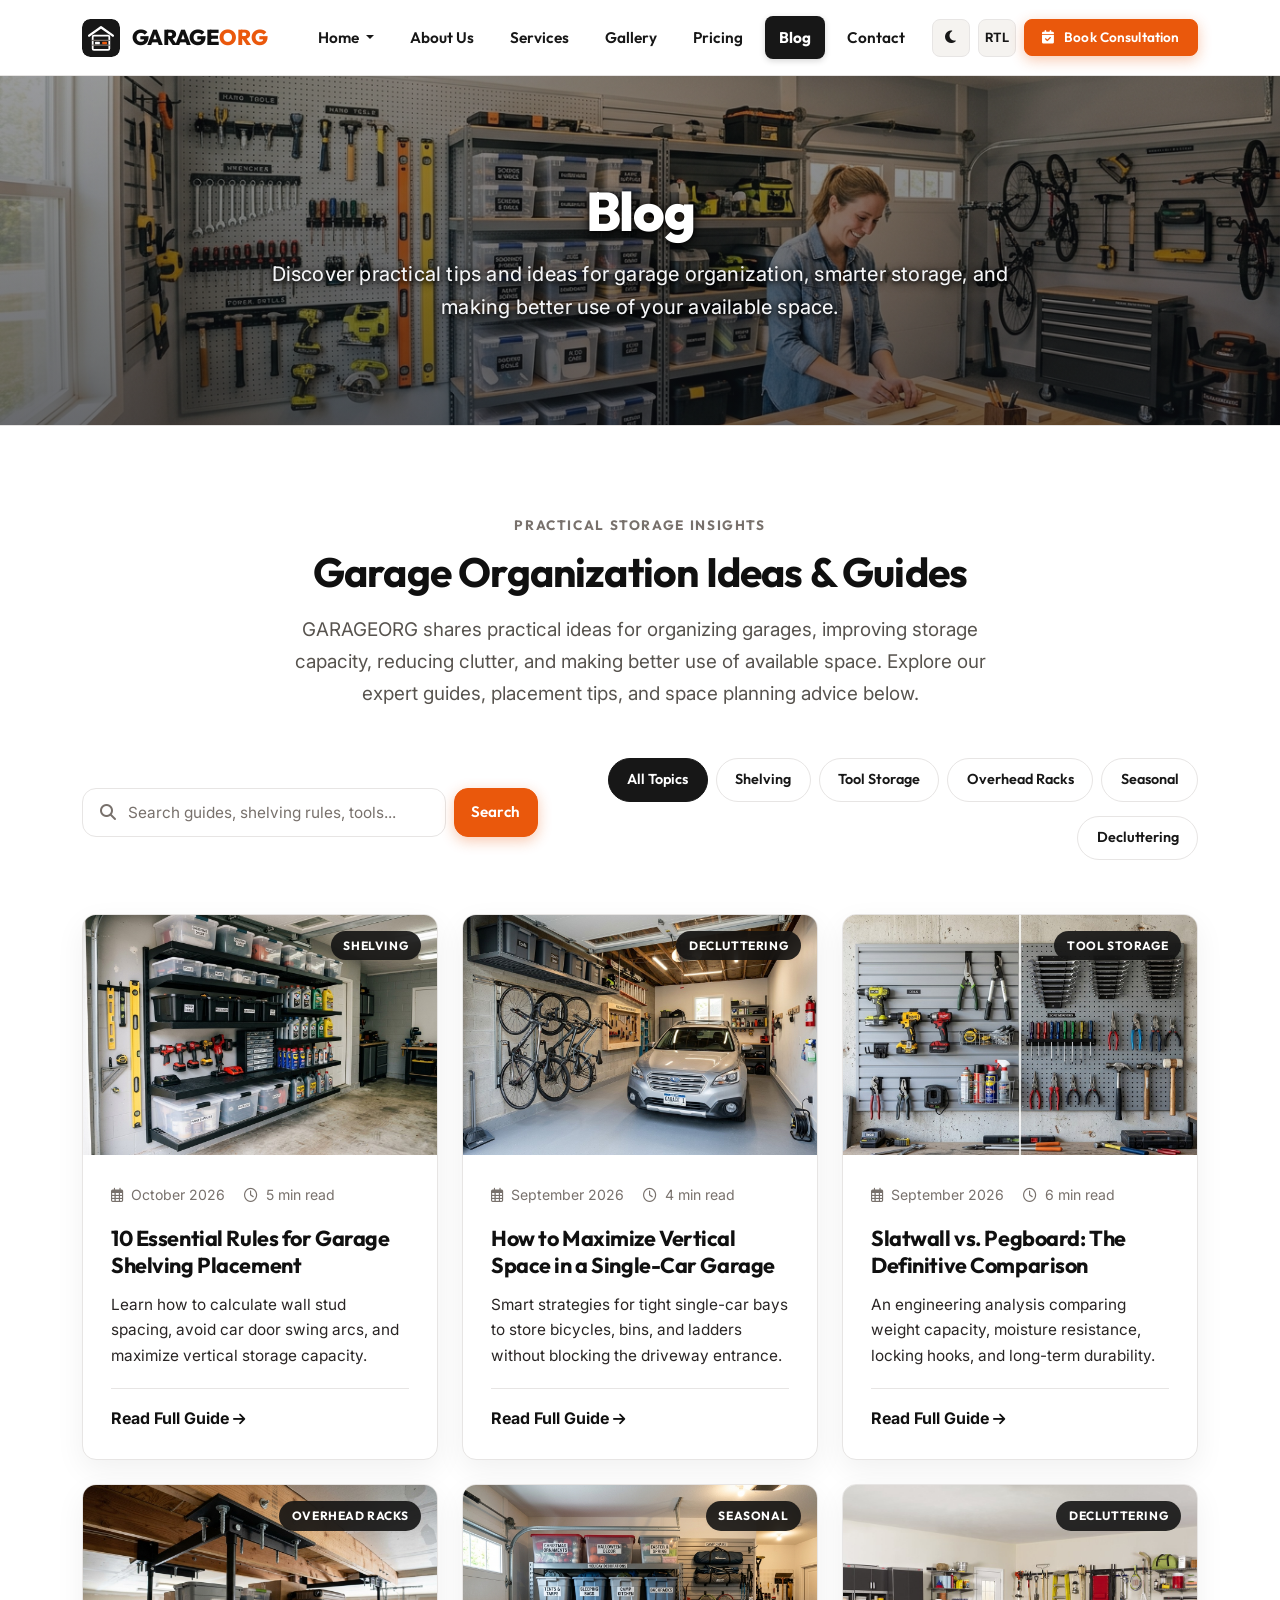
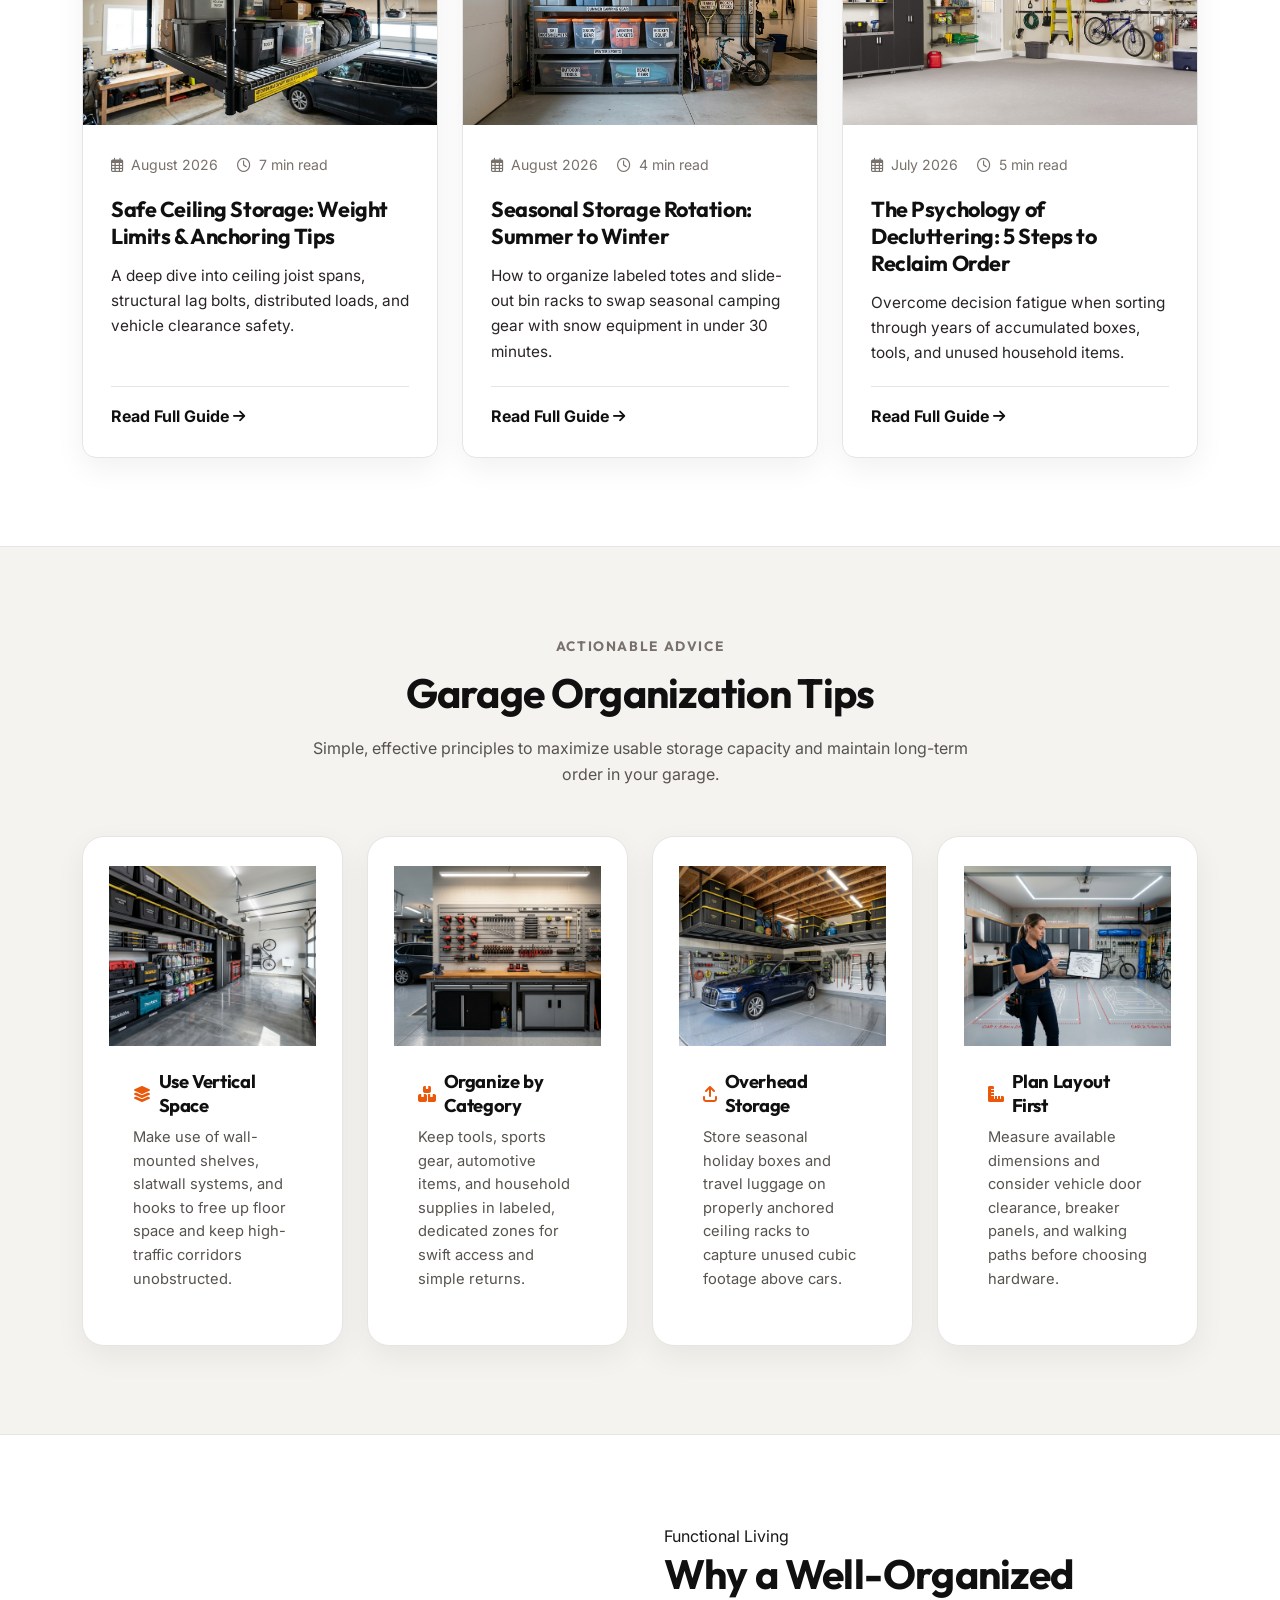
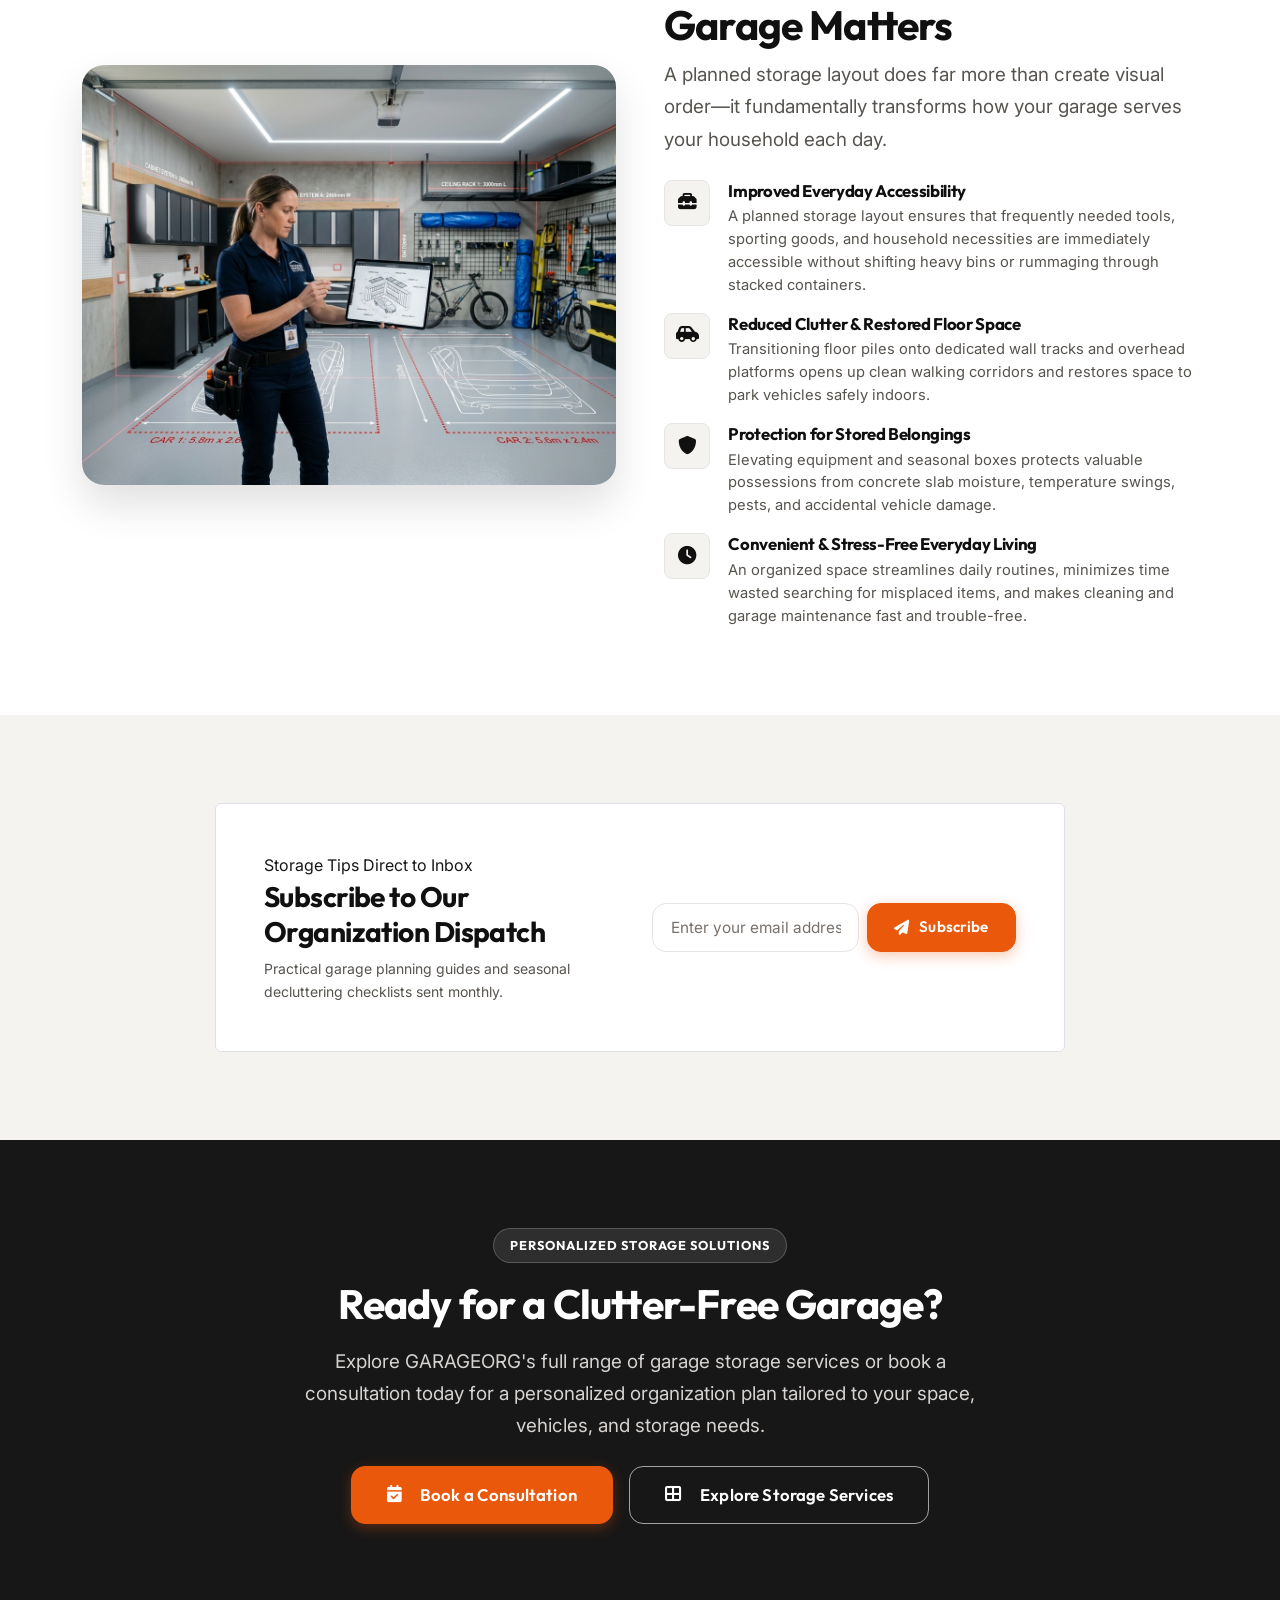
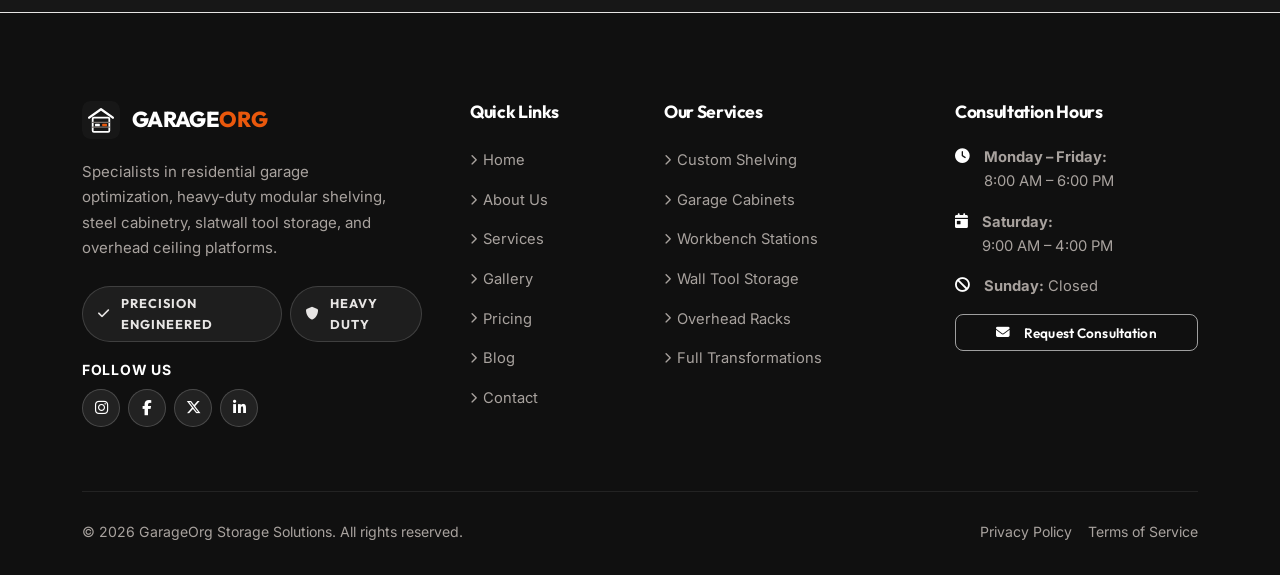
<file: blog.html>
<!DOCTYPE html>
<html lang="en" data-theme="light" dir="ltr">

<head>
  <meta charset="UTF-8">
  <meta name="viewport" content="width=device-width, initial-scale=1.0">
  <title>Blog & Storage Guides — Garage & Storage Organization Service</title>
  <meta name="description"
    content="Practical guides, storage tips, shelving rules, and space planning advice from our garage organization specialists.">
  <link rel="icon" type="image/svg+xml" href="assets/images/favicon.svg">

  <!-- Bootstrap 5 CSS -->
  <link rel="stylesheet" href="https://cdn.jsdelivr.net/npm/bootstrap@5.3.3/dist/css/bootstrap.min.css">
  <!-- Font Awesome 6 -->
  <link rel="stylesheet" href="https://cdnjs.cloudflare.com/ajax/libs/font-awesome/6.5.1/css/all.min.css">
  <!-- Custom CSS -->
  <link rel="stylesheet" href="assets/css/style.css">
</head>

<body data-page="blog">

  <!-- ==========================================================================
       NAVBAR
       ========================================================================== -->
  <header class="sticky-top">
    <nav class="navbar navbar-expand-lg site-navbar" aria-label="Main Navigation">
      <div class="container">
        <a class="navbar-brand" href="index.html">
          <img src="assets/images/favicon.svg" alt="GarageOrg Logo" class="brand-logo-img">
          <span>GARAGE<span class="brand-org">ORG</span></span>
        </a>

        <div class="d-flex align-items-center gap-2 d-lg-none">
          <button class="nav-util-btn theme-toggle-btn" aria-label="Toggle Theme">
            <i class="fas fa-moon"></i>
          </button>
          <button class="nav-util-btn rtl-toggle-btn" aria-label="Toggle Direction">
            <span class="fw-bold" style="font-size:0.8rem">RTL</span>
          </button>
          <button class="navbar-toggler" type="button" data-bs-toggle="collapse" data-bs-target="#navbarContent"
            aria-controls="navbarContent" aria-expanded="false" aria-label="Toggle navigation">
            <i class="fas fa-bars"></i>
          </button>
        </div>

        <div class="collapse navbar-collapse" id="navbarContent">
          <ul class="navbar-nav mx-auto mb-2 mb-lg-0">
            <li class="nav-item dropdown">
              <a class="nav-link dropdown-toggle" href="#" role="button" data-bs-toggle="dropdown"
                aria-expanded="false">
                Home
              </a>
              <ul class="dropdown-menu">
                <li><a class="dropdown-item" href="index.html">Garage Storage Solutions</a></li>
                <li><a class="dropdown-item" href="index-2.html">Garage Transformations</a></li>
              </ul>
            </li>
            <li class="nav-item"><a class="nav-link" href="about.html">About Us</a></li>
            <li class="nav-item"><a class="nav-link" href="services.html">Services</a></li>
            <li class="nav-item"><a class="nav-link" href="gallery.html">Gallery</a></li>
            <li class="nav-item"><a class="nav-link" href="pricing.html">Pricing</a></li>
            <li class="nav-item"><a class="nav-link active" href="blog.html">Blog</a></li>
            <li class="nav-item"><a class="nav-link" href="contact.html">Contact</a></li>
          </ul>

          <div class="d-flex align-items-center gap-2">
            <button class="nav-util-btn theme-toggle-btn d-none d-lg-inline-flex" title="Toggle Theme"
              aria-label="Toggle Theme">
              <i class="fas fa-moon"></i>
            </button>
            <button class="nav-util-btn rtl-toggle-btn d-none d-lg-inline-flex" title="Toggle Direction"
              aria-label="Toggle Direction">
              <span class="fw-bold" style="font-size:0.8rem">RTL</span>
            </button>
            <a href="contact.html" class="btn btn-primary btn-sm">
              <i class="fas fa-calendar-check"></i> Book Consultation
            </a>
          </div>
        </div>
      </div>
    </nav>
  </header>

  <!-- ==========================================================================
       INNER HERO
       ========================================================================== -->
  <section class="inner-hero" style="background-image: url('assets/images/blog-hero.jpg');">
    <div class="inner-hero-overlay"></div>
    <div class="container">
      <div class="inner-hero-content text-center">
        <h1 class="inner-hero-title">Blog</h1>
        <p class="inner-hero-desc">
          Discover practical tips and ideas for garage organization, smarter storage, and making better use of your available space.
        </p>
      </div>
    </div>
  </section>

  <!-- ==========================================================================
       BLOG CONTROLS & ARTICLE GRID
       ========================================================================== -->
  <section class="section-py bg-body-theme">
    <div class="container">
      <!-- Blog Introduction Header -->
      <div class="section-header text-center mb-5">
        <span class="section-subtitle">Practical Storage Insights</span>
        <h2 class="section-title">Garage Organization Ideas & Guides</h2>
        <p class="text-muted lead mx-auto" style="max-width: 760px;">
          GARAGEORG shares practical ideas for organizing garages, improving storage capacity, reducing clutter, and making better use of available space. Explore our expert guides, placement tips, and space planning advice below.
        </p>
      </div>

      <!-- Search and Filter Bar -->
      <div class="row align-items-center g-3 mb-5">
        <div class="col-lg-5">
          <form id="blogSearchForm" class="blog-search-box mb-0 d-flex gap-2">
            <div class="position-relative flex-grow-1">
              <i class="fas fa-search search-icon"></i>
              <input type="text" id="blogSearchInput" class="form-control"
                placeholder="Search guides, shelving rules, tools..." aria-label="Search articles">
            </div>
            <button type="submit" id="blogSearchBtn" class="btn btn-primary px-3" aria-label="Search articles">Search</button>
          </form>
        </div>
        <div class="col-lg-7">
          <div class="d-flex flex-wrap gap-2 justify-content-lg-end">
            <button class="gallery-filter-btn blog-cat-btn active" data-cat="all">All Topics</button>
            <button class="gallery-filter-btn blog-cat-btn" data-cat="shelving">Shelving</button>
            <button class="gallery-filter-btn blog-cat-btn" data-cat="tools">Tool Storage</button>
            <button class="gallery-filter-btn blog-cat-btn" data-cat="overhead">Overhead Racks</button>
            <button class="gallery-filter-btn blog-cat-btn" data-cat="seasonal">Seasonal</button>
            <button class="gallery-filter-btn blog-cat-btn" data-cat="decluttering">Decluttering</button>
          </div>
        </div>
      </div>

      <!-- No Results Message -->
      <div id="blogNoResults" class="text-center py-5" style="display: none;">
        <i class="fas fa-search fa-3x text-muted mb-3"></i>
        <h4>No matching guides found</h4>
        <p class="text-muted">Try a different keyword or reset the topic filter.</p>
        <button id="blogResetBtn" class="btn btn-outline-dark btn-sm mt-2">
          <i class="fas fa-rotate-left me-1"></i> Reset All Filters
        </button>
      </div>

      <!-- Articles Grid -->
      <div class="row g-4" id="blogArticleList">
        <!-- Article 1 -->
        <div class="col-md-6 col-lg-4 blog-article-card" data-category="shelving" data-keywords="rules stud brackets door clearance zones tote steel shelving weight limits placement">
          <div class="custom-card">
            <div class="card-img-top-wrap">
              <img src="assets/images/blog-1.jpg" alt="10 Essential Rules for Garage Shelving Placement">
              <span class="card-badge">Shelving</span>
            </div>
            <div class="custom-card-body">
              <div class="article-meta">
                <span><i class="far fa-calendar-alt me-1"></i> October 2026</span>
                <span><i class="far fa-clock me-1"></i> 5 min read</span>
              </div>
              <h4 class="article-title">10 Essential Rules for Garage Shelving Placement</h4>
              <p class="article-desc">Learn how to calculate wall stud spacing, avoid car door swing arcs, and maximize vertical storage capacity.</p>
              <div class="card-footer-action">
                <a href="blog-details.html?id=shelving-rules" class="fw-bold d-inline-flex align-items-center gap-1">
                  Read Full Guide <i class="fas fa-arrow-right fa-sm"></i>
                </a>
              </div>
            </div>
          </div>
        </div>

        <!-- Article 2 -->
        <div class="col-md-6 col-lg-4 blog-article-card" data-category="decluttering" data-keywords="single car bay vertical space bicycles ladders tight garage small bay fold down">
          <div class="custom-card">
            <div class="card-img-top-wrap">
              <img src="assets/images/blog-2.jpg" alt="How to Maximize Vertical Space in a Single-Car Garage">
              <span class="card-badge">Decluttering</span>
            </div>
            <div class="custom-card-body">
              <div class="article-meta">
                <span><i class="far fa-calendar-alt me-1"></i> September 2026</span>
                <span><i class="far fa-clock me-1"></i> 4 min read</span>
              </div>
              <h4 class="article-title">How to Maximize Vertical Space in a Single-Car Garage</h4>
              <p class="article-desc">Smart strategies for tight single-car bays to store bicycles, bins, and ladders without blocking the driveway entrance.</p>
              <div class="card-footer-action">
                <a href="blog-details.html?id=single-car-garage" class="fw-bold d-inline-flex align-items-center gap-1">
                  Read Full Guide <i class="fas fa-arrow-right fa-sm"></i>
                </a>
              </div>
            </div>
          </div>
        </div>

        <!-- Article 3 -->
        <div class="col-md-6 col-lg-4 blog-article-card" data-category="tools" data-keywords="slatwall pegboard comparison tools hooks pvc durability moisture resistance cam-lok">
          <div class="custom-card">
            <div class="card-img-top-wrap">
              <img src="assets/images/blog-3.jpg" alt="Slatwall vs. Pegboard: The Real Comparison">
              <span class="card-badge">Tool Storage</span>
            </div>
            <div class="custom-card-body">
              <div class="article-meta">
                <span><i class="far fa-calendar-alt me-1"></i> September 2026</span>
                <span><i class="far fa-clock me-1"></i> 6 min read</span>
              </div>
              <h4 class="article-title">Slatwall vs. Pegboard: The Definitive Comparison</h4>
              <p class="article-desc">An engineering analysis comparing weight capacity, moisture resistance, locking hooks, and long-term durability.</p>
              <div class="card-footer-action">
                <a href="blog-details.html?id=slatwall-vs-pegboard" class="fw-bold d-inline-flex align-items-center gap-1">
                  Read Full Guide <i class="fas fa-arrow-right fa-sm"></i>
                </a>
              </div>
            </div>
          </div>
        </div>

        <!-- Article 4 -->
        <div class="col-md-6 col-lg-4 blog-article-card" data-category="overhead" data-keywords="ceiling overhead storage racks weight limits joists lag bolts safety trusses">
          <div class="custom-card">
            <div class="card-img-top-wrap">
              <img src="assets/images/blog-4.jpg" alt="Safe Ceiling Storage: Weight Limits and Anchoring Tips">
              <span class="card-badge">Overhead Racks</span>
            </div>
            <div class="custom-card-body">
              <div class="article-meta">
                <span><i class="far fa-calendar-alt me-1"></i> August 2026</span>
                <span><i class="far fa-clock me-1"></i> 7 min read</span>
              </div>
              <h4 class="article-title">Safe Ceiling Storage: Weight Limits & Anchoring Tips</h4>
              <p class="article-desc">A deep dive into ceiling joist spans, structural lag bolts, distributed loads, and vehicle clearance safety.</p>
              <div class="card-footer-action">
                <a href="blog-details.html?id=ceiling-storage-safety" class="fw-bold d-inline-flex align-items-center gap-1">
                  Read Full Guide <i class="fas fa-arrow-right fa-sm"></i>
                </a>
              </div>
            </div>
          </div>
        </div>

        <!-- Article 5 -->
        <div class="col-md-6 col-lg-4 blog-article-card" data-category="seasonal" data-keywords="seasonal storage rotation summer winter totes labels camping snow slide-out bin indexing">
          <div class="custom-card">
            <div class="card-img-top-wrap">
              <img src="assets/images/residential-seasonal-storage.jpg" alt="Residential seasonal garage storage with labeled totes for summer camping, winter sports, and holiday decor">
              <span class="card-badge">Seasonal</span>
            </div>
            <div class="custom-card-body">
              <div class="article-meta">
                <span><i class="far fa-calendar-alt me-1"></i> August 2026</span>
                <span><i class="far fa-clock me-1"></i> 4 min read</span>
              </div>
              <h4 class="article-title">Seasonal Storage Rotation: Summer to Winter</h4>
              <p class="article-desc">How to organize labeled totes and slide-out bin racks to swap seasonal camping gear with snow equipment in under 30 minutes.</p>
              <div class="card-footer-action">
                <a href="blog-details.html?id=seasonal-storage-rotation" class="fw-bold d-inline-flex align-items-center gap-1">
                  Read Full Guide <i class="fas fa-arrow-right fa-sm"></i>
                </a>
              </div>
            </div>
          </div>
        </div>

        <!-- Article 6 -->
        <div class="col-md-6 col-lg-4 blog-article-card" data-category="decluttering" data-keywords="psychology decluttering 5 steps decision fatigue sorting keep toss donate reclaim order">
          <div class="custom-card">
            <div class="card-img-top-wrap">
              <img src="assets/images/residential-garage-decluttering.jpg" alt="The Psychology of Decluttering: 5 Steps to Reclaim Order">
              <span class="card-badge">Decluttering</span>
            </div>
            <div class="custom-card-body">
              <div class="article-meta">
                <span><i class="far fa-calendar-alt me-1"></i> July 2026</span>
                <span><i class="far fa-clock me-1"></i> 5 min read</span>
              </div>
              <h4 class="article-title">The Psychology of Decluttering: 5 Steps to Reclaim Order</h4>
              <p class="article-desc">Overcome decision fatigue when sorting through years of accumulated boxes, tools, and unused household items.</p>
              <div class="card-footer-action">
                <a href="blog-details.html?id=garage-declutter-psychology" class="fw-bold d-inline-flex align-items-center gap-1">
                  Read Full Guide <i class="fas fa-arrow-right fa-sm"></i>
                </a>
              </div>
            </div>
          </div>
        </div>
      </div>
    </div>
  </section>

  <!-- ==========================================================================
       GARAGE ORGANIZATION TIPS
       ========================================================================== -->
  <section class="section-py bg-surface border-top" style="border-color: var(--border-color) !important;">
    <div class="container">
      <div class="section-header text-center mb-5">
        <span class="section-subtitle">Actionable Advice</span>
        <h2 class="section-title">Garage Organization Tips</h2>
        <p class="text-muted mx-auto" style="max-width: 680px;">
          Simple, effective principles to maximize usable storage capacity and maintain long-term order in your garage.
        </p>
      </div>

      <div class="row g-4">
        <!-- Tip 1: Vertical Space -->
        <div class="col-md-6 col-lg-3">
          <div class="org-tip-card">
            <div class="org-tip-img-wrap">
              <img src="assets/images/service-1-shelving.jpg" alt="Wall mounted vertical garage shelving" loading="lazy">
            </div>
            <div class="org-tip-body">
              <div class="d-flex align-items-center gap-2 mb-2">
                <i class="fas fa-layer-group text-brand" style="color: var(--brand-accent);"></i>
                <h4 class="org-tip-title mb-0">Use Vertical Space</h4>
              </div>
              <p class="org-tip-text">
                Make use of wall-mounted shelves, slatwall systems, and hooks to free up floor space and keep high-traffic corridors unobstructed.
              </p>
            </div>
          </div>
        </div>

        <!-- Tip 2: Category Organization -->
        <div class="col-md-6 col-lg-3">
          <div class="org-tip-card">
            <div class="org-tip-img-wrap">
              <img src="assets/images/tool-organizer-slatwall.jpg" alt="Categorized tool storage with hooks and bins" loading="lazy">
            </div>
            <div class="org-tip-body">
              <div class="d-flex align-items-center gap-2 mb-2">
                <i class="fas fa-boxes-stacked text-brand" style="color: var(--brand-accent);"></i>
                <h4 class="org-tip-title mb-0">Organize by Category</h4>
              </div>
              <p class="org-tip-text">
                Keep tools, sports gear, automotive items, and household supplies in labeled, dedicated zones for swift access and simple returns.
              </p>
            </div>
          </div>
        </div>

        <!-- Tip 3: Overhead Storage -->
        <div class="col-md-6 col-lg-3">
          <div class="org-tip-card">
            <div class="org-tip-img-wrap">
              <img src="assets/images/home-feat-overhead.jpg" alt="Overhead ceiling racks for seasonal gear" loading="lazy">
            </div>
            <div class="org-tip-body">
              <div class="d-flex align-items-center gap-2 mb-2">
                <i class="fas fa-arrow-up-from-bracket text-brand" style="color: var(--brand-accent);"></i>
                <h4 class="org-tip-title mb-0">Overhead Storage</h4>
              </div>
              <p class="org-tip-text">
                Store seasonal holiday boxes and travel luggage on properly anchored ceiling racks to capture unused cubic footage above cars.
              </p>
            </div>
          </div>
        </div>

        <!-- Tip 4: Plan Before Installing -->
        <div class="col-md-6 col-lg-3">
          <div class="org-tip-card">
            <div class="org-tip-img-wrap">
              <img src="assets/images/service-9-planning.jpg" alt="Garage space planning and laser dimension audit" loading="lazy">
            </div>
            <div class="org-tip-body">
              <div class="d-flex align-items-center gap-2 mb-2">
                <i class="fas fa-ruler-combined text-brand" style="color: var(--brand-accent);"></i>
                <h4 class="org-tip-title mb-0">Plan Layout First</h4>
              </div>
              <p class="org-tip-text">
                Measure available dimensions and consider vehicle door clearance, breaker panels, and walking paths before choosing hardware.
              </p>
            </div>
          </div>
        </div>
      </div>
    </div>
  </section>

  <!-- ==========================================================================
       EDUCATIONAL SECTION: WHY A WELL-ORGANIZED GARAGE MATTERS
       ========================================================================== -->
  <section class="section-py bg-body-theme border-top" style="border-color: var(--border-color) !important;">
    <div class="container">
      <div class="row align-items-center g-5">
        <div class="col-lg-6">
          <div style="border-radius: var(--radius-lg); overflow: hidden; box-shadow: var(--card-hover-shadow);">
            <img src="assets/images/service-9-planning.jpg" alt="Organized garage storage layout with workbench, wall organizers, and steel shelving" class="edu-feature-img">
          </div>
        </div>
        <div class="col-lg-6">
          <span class="section-subtitle">Functional Living</span>
          <h2 class="section-title">Why a Well-Organized Garage Matters</h2>
          <p class="lead text-muted mb-4">
            A planned storage layout does far more than create visual order—it fundamentally transforms how your garage serves your household each day.
          </p>
          <div class="d-flex flex-column gap-3">
            <div class="benefit-item">
              <div class="benefit-icon-badge">
                <i class="fas fa-toolbox"></i>
              </div>
              <div class="benefit-content">
                <h5>Improved Everyday Accessibility</h5>
                <p>
                  A planned storage layout ensures that frequently needed tools, sporting goods, and household necessities are immediately accessible without shifting heavy bins or rummaging through stacked containers.
                </p>
              </div>
            </div>

            <div class="benefit-item">
              <div class="benefit-icon-badge">
                <i class="fas fa-car-side"></i>
              </div>
              <div class="benefit-content">
                <h5>Reduced Clutter &amp; Restored Floor Space</h5>
                <p>
                  Transitioning floor piles onto dedicated wall tracks and overhead platforms opens up clean walking corridors and restores space to park vehicles safely indoors.
                </p>
              </div>
            </div>

            <div class="benefit-item">
              <div class="benefit-icon-badge">
                <i class="fas fa-shield"></i>
              </div>
              <div class="benefit-content">
                <h5>Protection for Stored Belongings</h5>
                <p>
                  Elevating equipment and seasonal boxes protects valuable possessions from concrete slab moisture, temperature swings, pests, and accidental vehicle damage.
                </p>
              </div>
            </div>

            <div class="benefit-item">
              <div class="benefit-icon-badge">
                <i class="fas fa-clock"></i>
              </div>
              <div class="benefit-content">
                <h5>Convenient &amp; Stress-Free Everyday Living</h5>
                <p>
                  An organized space streamlines daily routines, minimizes time wasted searching for misplaced items, and makes cleaning and garage maintenance fast and trouble-free.
                </p>
              </div>
            </div>
          </div>
        </div>
      </div>
    </div>
  </section>

  <!-- ==========================================================================
       NEWSLETTER SUBSCRIPTION SECTION
       ========================================================================== -->
  <section class="section-py bg-surface">
    <div class="container">
      <div class="p-4 p-md-5 rounded border"
        style="background-color: var(--bg-card); border-color: var(--border-color); border-radius: var(--radius-lg); max-width: 850px; margin: 0 auto;">
        <div class="row align-items-center g-4">
          <div class="col-lg-6">
            <span class="section-subtitle">Storage Tips Direct to Inbox</span>
            <h3 class="mb-2">Subscribe to Our Organization Dispatch</h3>
            <p class="text-muted small mb-0">Practical garage planning guides and seasonal decluttering checklists sent
              monthly.</p>
          </div>
          <div class="col-lg-6">
            <form class="newsletter-form d-flex gap-2">
              <input type="email" class="form-control" placeholder="Enter your email address" required
                aria-label="Email Address">
              <button type="submit" class="btn btn-primary" style="flex-shrink: 0;">
                <i class="fas fa-paper-plane"></i> Subscribe
              </button>
            </form>
          </div>
        </div>
      </div>
    </div>
  </section>

  <!-- ==========================================================================
       CLOSING CALL-TO-ACTION
       ========================================================================== -->
  <section class="section-py bg-dark-accent text-center">
    <div class="container">
      <div class="mx-auto" style="max-width: 720px;">
        <span class="badge-tag mb-3" style="background: rgba(255,255,255,0.1); color: #FFF; border-color: rgba(255,255,255,0.2);">
          Personalized Storage Solutions
        </span>
        <h2 class="mb-3 text-white">Ready for a Clutter-Free Garage?</h2>
        <p class="lead mb-4" style="color: #D6D3D1;">
          Explore GARAGEORG's full range of garage storage services or book a consultation today for a personalized organization plan tailored to your space, vehicles, and storage needs.
        </p>
        <div class="d-flex flex-wrap justify-content-center gap-3">
          <a href="contact.html" class="btn btn-primary btn-lg">
            <i class="fas fa-calendar-check me-2"></i> Book a Consultation
          </a>
          <a href="services.html" class="btn btn-outline-light btn-lg">
            <i class="fas fa-th-large me-2"></i> Explore Storage Services
          </a>
        </div>
      </div>
    </div>
  </section>

  <!-- ==========================================================================
       FOOTER
       ========================================================================== -->
  <footer class="site-footer">
    <div class="container">
      <div class="row g-4 g-lg-5">
        <div class="col-lg-4 col-md-6">
          <a class="footer-brand" href="index.html" aria-label="GarageOrg Home">
            <img src="assets/images/favicon.svg" alt="GarageOrg Logo" class="brand-logo-img">
            <span>GARAGE<span class="brand-org">ORG</span></span>
          </a>
          <p class="footer-desc">
            Specialists in residential garage optimization, heavy-duty modular shelving, steel cabinetry, slatwall tool
            storage, and overhead ceiling platforms.
          </p>
          <div class="d-flex gap-2">
            <span class="badge-tag"
              style="background: rgba(255,255,255,0.06); border-color: rgba(255,255,255,0.15); color: #E7E5E4;">
              <i class="fas fa-check me-1"></i> Precision Engineered
            </span>
            <span class="badge-tag"
              style="background: rgba(255,255,255,0.06); border-color: rgba(255,255,255,0.15); color: #E7E5E4;">
              <i class="fas fa-shield me-1"></i> Heavy Duty
            </span>
          </div>
          <!-- Follow Us Social Links -->
          <div class="footer-social-wrap mt-3">
            <span class="footer-social-title d-block mb-2 text-white fw-bold small text-uppercase" style="letter-spacing: 0.05em;">Follow Us</span>
            <div class="d-flex gap-2">
              <a href="https://instagram.com/garageorg" class="footer-social-link" target="_blank" rel="noopener noreferrer" aria-label="GarageOrg on Instagram" title="Follow GarageOrg on Instagram">
                <i class="fab fa-instagram"></i>
              </a>
              <a href="https://facebook.com/garageorg" class="footer-social-link" target="_blank" rel="noopener noreferrer" aria-label="GarageOrg on Facebook" title="Follow GarageOrg on Facebook">
                <i class="fab fa-facebook-f"></i>
              </a>
              <a href="https://x.com/garageorg" class="footer-social-link" target="_blank" rel="noopener noreferrer" aria-label="GarageOrg on X (formerly Twitter)" title="Follow GarageOrg on X">
                <i class="fab fa-x-twitter"></i>
              </a>
              <a href="https://linkedin.com/company/garageorg" class="footer-social-link" target="_blank" rel="noopener noreferrer" aria-label="GarageOrg on LinkedIn" title="Follow GarageOrg on LinkedIn">
                <i class="fab fa-linkedin-in"></i>
              </a>
            </div>
          </div>
        </div>

        <div class="col-lg-2 col-md-6 col-6">
          <h4 class="footer-heading">Quick Links</h4>
          <ul class="footer-links">
            <li><a href="index.html"><i class="fas fa-chevron-right fa-xs"></i> Home</a></li>
            <li><a href="about.html"><i class="fas fa-chevron-right fa-xs"></i> About Us</a></li>
            <li><a href="services.html"><i class="fas fa-chevron-right fa-xs"></i> Services</a></li>
            <li><a href="gallery.html"><i class="fas fa-chevron-right fa-xs"></i> Gallery</a></li>
            <li><a href="pricing.html"><i class="fas fa-chevron-right fa-xs"></i> Pricing</a></li>
            <li><a href="blog.html"><i class="fas fa-chevron-right fa-xs"></i> Blog</a></li>
            <li><a href="contact.html"><i class="fas fa-chevron-right fa-xs"></i> Contact</a></li>
          </ul>
        </div>

        <div class="col-lg-3 col-md-6 col-6">
          <h4 class="footer-heading">Our Services</h4>
          <ul class="footer-links">
            <li><a href="service-details.html?service=shelving"><i class="fas fa-chevron-right fa-xs"></i> Custom
                Shelving</a></li>
            <li><a href="service-details.html?service=cabinets"><i class="fas fa-chevron-right fa-xs"></i> Garage
                Cabinets</a></li>
            <li><a href="service-details.html?service=workbench"><i class="fas fa-chevron-right fa-xs"></i> Workbench
                Stations</a></li>
            <li><a href="service-details.html?service=tools"><i class="fas fa-chevron-right fa-xs"></i> Wall Tool
                Storage</a></li>
            <li><a href="service-details.html?service=overhead"><i class="fas fa-chevron-right fa-xs"></i> Overhead
                Racks</a></li>
            <li><a href="service-details.html?service=complete"><i class="fas fa-chevron-right fa-xs"></i> Full
                Transformations</a></li>
          </ul>
        </div>

        <div class="col-lg-3 col-md-6">
          <h4 class="footer-heading">Consultation Hours</h4>
          <div class="footer-contact-item">
            <i class="fas fa-clock"></i>
            <div>
              <strong>Monday – Friday:</strong><br>
              8:00 AM – 6:00 PM
            </div>
          </div>
          <div class="footer-contact-item">
            <i class="fas fa-calendar-day"></i>
            <div>
              <strong>Saturday:</strong><br>
              9:00 AM – 4:00 PM
            </div>
          </div>
          <div class="footer-contact-item">
            <i class="fas fa-ban"></i>
            <div>
              <strong>Sunday:</strong> Closed
            </div>
          </div>
          <div class="mt-3">
            <a href="contact.html" class="btn btn-outline-light btn-sm w-100">
              <i class="fas fa-envelope me-1"></i> Request Consultation
            </a>
          </div>
        </div>
      </div>

            <div class="footer-bottom">
        <div>&copy; 2026 GarageOrg Storage Solutions. All rights reserved.</div>
        <div class="d-flex gap-3">
          <a href="privacy-policy.html" style="color: var(--footer-muted);">Privacy Policy</a>
          <a href="terms-of-service.html" style="color: var(--footer-muted);">Terms of Service</a>
        </div>
      </div>
    </div>
  </footer>

  <!-- Bootstrap 5 Bundle JS -->
  <script src="https://cdn.jsdelivr.net/npm/bootstrap@5.3.3/dist/js/bootstrap.bundle.min.js"></script>
  <!-- Main JS -->
  <script src="assets/js/main.js"></script>
</body>

</html>
</file>
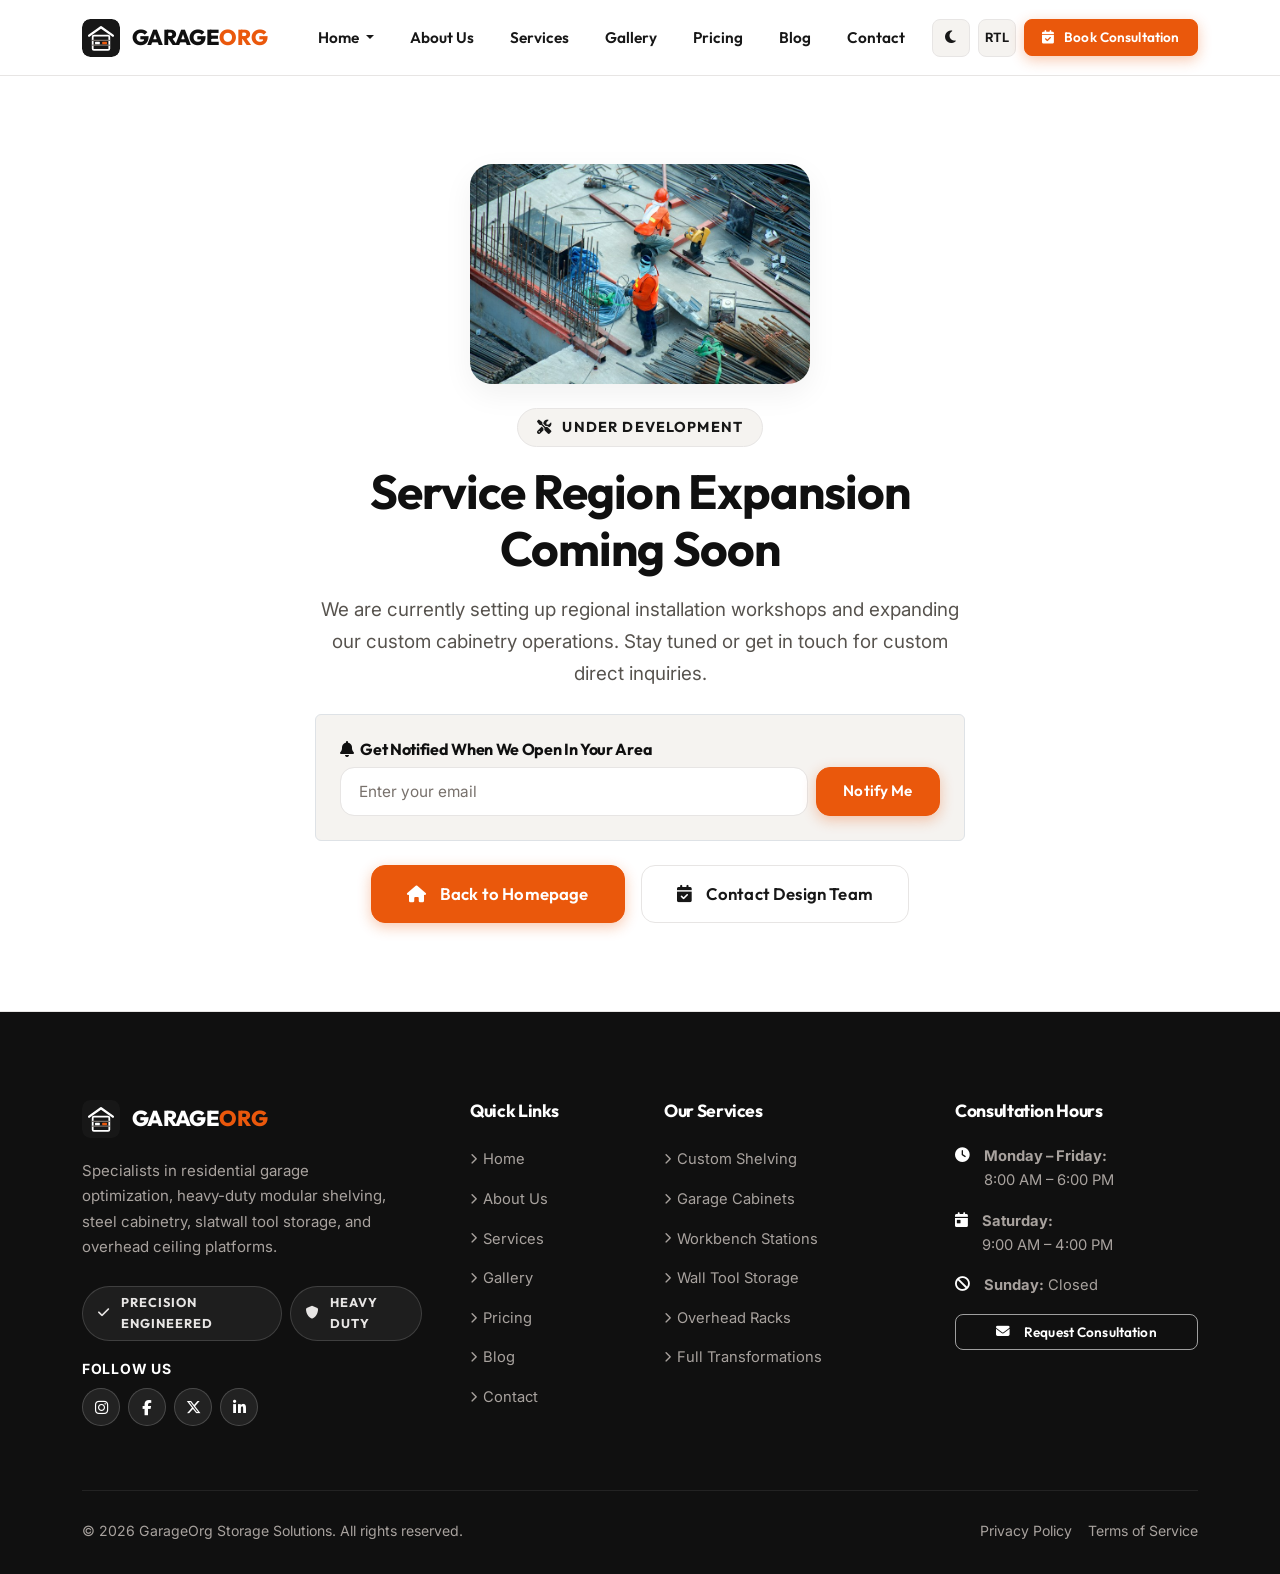
<file: coming-soon.html>
<!DOCTYPE html>
<html lang="en" data-theme="light" dir="ltr">
<head>
  <meta charset="UTF-8">
  <meta name="viewport" content="width=device-width, initial-scale=1.0">
  <title>Service Area Expansion — Coming Soon — Garage & Storage Organization</title>
  <meta name="description" content="We are actively expanding our residential garage organization service territories. Check back soon or request a custom consultation.">
  <link rel="icon" type="image/svg+xml" href="assets/images/favicon.svg">

  <!-- Bootstrap 5 CSS -->
  <link rel="stylesheet" href="https://cdn.jsdelivr.net/npm/bootstrap@5.3.3/dist/css/bootstrap.min.css">
  <!-- Font Awesome 6 -->
  <link rel="stylesheet" href="https://cdnjs.cloudflare.com/ajax/libs/font-awesome/6.5.1/css/all.min.css">
  <!-- Custom CSS -->
  <link rel="stylesheet" href="assets/css/style.css">
</head>
<body data-page="coming-soon">

  <!-- ==========================================================================
       NAVBAR (SINGLE UNIFIED NAVBAR)
       ========================================================================== -->
  <header class="sticky-top">
    <nav class="navbar navbar-expand-lg site-navbar" aria-label="Main Navigation">
      <div class="container">
        <a class="navbar-brand" href="index.html">
          <img src="assets/images/favicon.svg" alt="GarageOrg Logo" class="brand-logo-img">
          <span>GARAGE<span class="brand-org">ORG</span></span>
        </a>

        <div class="d-flex align-items-center gap-2 d-lg-none">
          <button class="nav-util-btn theme-toggle-btn" aria-label="Toggle Theme">
            <i class="fas fa-moon"></i>
          </button>
          <button class="nav-util-btn rtl-toggle-btn" aria-label="Toggle Direction">
            <span class="fw-bold" style="font-size:0.8rem">RTL</span>
          </button>
          <button class="navbar-toggler" type="button" data-bs-toggle="collapse" data-bs-target="#navbarContent" aria-controls="navbarContent" aria-expanded="false" aria-label="Toggle navigation">
            <i class="fas fa-bars"></i>
          </button>
        </div>

        <div class="collapse navbar-collapse" id="navbarContent">
          <ul class="navbar-nav mx-auto mb-2 mb-lg-0">
            <li class="nav-item dropdown">
              <a class="nav-link dropdown-toggle" href="#" role="button" data-bs-toggle="dropdown" aria-expanded="false">
                Home
              </a>
              <ul class="dropdown-menu">
                <li><a class="dropdown-item" href="index.html">Garage Storage Solutions</a></li>
                <li><a class="dropdown-item" href="index-2.html">Garage Transformations</a></li>
              </ul>
            </li>
            <li class="nav-item"><a class="nav-link" href="about.html">About Us</a></li>
            <li class="nav-item"><a class="nav-link" href="services.html">Services</a></li>
            <li class="nav-item"><a class="nav-link" href="gallery.html">Gallery</a></li>
            <li class="nav-item"><a class="nav-link" href="pricing.html">Pricing</a></li>
            <li class="nav-item"><a class="nav-link" href="blog.html">Blog</a></li>
            <li class="nav-item"><a class="nav-link" href="contact.html">Contact</a></li>
          </ul>

          <div class="d-flex align-items-center gap-2">
            <button class="nav-util-btn theme-toggle-btn d-none d-lg-inline-flex" title="Toggle Theme" aria-label="Toggle Theme">
              <i class="fas fa-moon"></i>
            </button>
            <button class="nav-util-btn rtl-toggle-btn d-none d-lg-inline-flex" title="Toggle Direction" aria-label="Toggle Direction">
              <span class="fw-bold" style="font-size:0.8rem">RTL</span>
            </button>
            <a href="contact.html" class="btn btn-primary btn-sm">
              <i class="fas fa-calendar-check"></i> Book Consultation
            </a>
          </div>
        </div>
      </div>
    </nav>
  </header>

  <!-- ==========================================================================
       COMING SOON CONTENT
       ========================================================================== -->
  <section class="section-py bg-body-theme d-flex align-items-center" style="min-height: 70vh;">
    <div class="container text-center">
      <div class="mx-auto" style="max-width: 650px;">
        <div class="mb-4" style="max-width: 340px; margin: 0 auto; border-radius: var(--radius-lg); overflow: hidden; box-shadow: var(--card-shadow);">
          <img src="assets/images/coming-soon-visual.jpg" alt="Construction and drafting workspace" class="w-100" style="height: 220px; object-fit: cover;">
        </div>

        <span class="badge-tag mb-3" style="font-size: 0.9rem; padding: 0.4rem 1.2rem;">
          <i class="fas fa-screwdriver-wrench me-1"></i> Under Development
        </span>
        <h1 class="display-5 fw-bold mb-3">Service Region Expansion Coming Soon</h1>
        <p class="lead text-muted mb-4">
          We are currently setting up regional installation workshops and expanding our custom cabinetry operations. Stay tuned or get in touch for custom direct inquiries.
        </p>

        <!-- Notification Signup Form -->
        <div class="p-4 rounded border mb-4 text-start" style="background-color: var(--bg-surface); border-color: var(--border-color); border-radius: var(--radius-md);">
          <h6 class="mb-2"><i class="fas fa-bell me-1"></i> Get Notified When We Open In Your Area</h6>
          <form class="newsletter-form d-flex gap-2">
            <input type="email" class="form-control" placeholder="Enter your email" required aria-label="Email Address">
            <button type="submit" class="btn btn-primary" style="flex-shrink: 0;">
              Notify Me
            </button>
          </form>
        </div>

        <div class="d-flex flex-wrap justify-content-center gap-3">
          <a href="index.html" class="btn btn-primary btn-lg">
            <i class="fas fa-house me-1"></i> Back to Homepage
          </a>
          <a href="contact.html" class="btn btn-outline-brand btn-lg">
            <i class="fas fa-calendar-check me-1"></i> Contact Design Team
          </a>
        </div>
      </div>
    </div>
  </section>

  <!-- ==========================================================================
       FOOTER
       ========================================================================== -->
  <footer class="site-footer">
    <div class="container">
      <div class="row g-4 g-lg-5">
        <div class="col-lg-4 col-md-6">
          <a class="footer-brand" href="index.html" aria-label="GarageOrg Home">
            <img src="assets/images/favicon.svg" alt="GarageOrg Logo" class="brand-logo-img">
            <span>GARAGE<span class="brand-org">ORG</span></span>
          </a>
          <p class="footer-desc">
            Specialists in residential garage optimization, heavy-duty modular shelving, steel cabinetry, slatwall tool storage, and overhead ceiling platforms.
          </p>
          <div class="d-flex gap-2">
            <span class="badge-tag" style="background: rgba(255,255,255,0.06); border-color: rgba(255,255,255,0.15); color: #E7E5E4;">
              <i class="fas fa-check me-1"></i> Precision Engineered
            </span>
            <span class="badge-tag" style="background: rgba(255,255,255,0.06); border-color: rgba(255,255,255,0.15); color: #E7E5E4;">
              <i class="fas fa-shield me-1"></i> Heavy Duty
            </span>
          </div>
          <!-- Follow Us Social Links -->
          <div class="footer-social-wrap mt-3">
            <span class="footer-social-title d-block mb-2 text-white fw-bold small text-uppercase" style="letter-spacing: 0.05em;">Follow Us</span>
            <div class="d-flex gap-2">
              <a href="https://instagram.com/garageorg" class="footer-social-link" target="_blank" rel="noopener noreferrer" aria-label="GarageOrg on Instagram" title="Follow GarageOrg on Instagram">
                <i class="fab fa-instagram"></i>
              </a>
              <a href="https://facebook.com/garageorg" class="footer-social-link" target="_blank" rel="noopener noreferrer" aria-label="GarageOrg on Facebook" title="Follow GarageOrg on Facebook">
                <i class="fab fa-facebook-f"></i>
              </a>
              <a href="https://x.com/garageorg" class="footer-social-link" target="_blank" rel="noopener noreferrer" aria-label="GarageOrg on X (formerly Twitter)" title="Follow GarageOrg on X">
                <i class="fab fa-x-twitter"></i>
              </a>
              <a href="https://linkedin.com/company/garageorg" class="footer-social-link" target="_blank" rel="noopener noreferrer" aria-label="GarageOrg on LinkedIn" title="Follow GarageOrg on LinkedIn">
                <i class="fab fa-linkedin-in"></i>
              </a>
            </div>
          </div>
        </div>

        <div class="col-lg-2 col-md-6 col-6">
          <h4 class="footer-heading">Quick Links</h4>
          <ul class="footer-links">
            <li><a href="index.html"><i class="fas fa-chevron-right fa-xs"></i> Home</a></li>
            <li><a href="about.html"><i class="fas fa-chevron-right fa-xs"></i> About Us</a></li>
            <li><a href="services.html"><i class="fas fa-chevron-right fa-xs"></i> Services</a></li>
            <li><a href="gallery.html"><i class="fas fa-chevron-right fa-xs"></i> Gallery</a></li>
            <li><a href="pricing.html"><i class="fas fa-chevron-right fa-xs"></i> Pricing</a></li>
            <li><a href="blog.html"><i class="fas fa-chevron-right fa-xs"></i> Blog</a></li>
            <li><a href="contact.html"><i class="fas fa-chevron-right fa-xs"></i> Contact</a></li>
          </ul>
        </div>

        <div class="col-lg-3 col-md-6 col-6">
          <h4 class="footer-heading">Our Services</h4>
          <ul class="footer-links">
            <li><a href="service-details.html?service=shelving"><i class="fas fa-chevron-right fa-xs"></i> Custom Shelving</a></li>
            <li><a href="service-details.html?service=cabinets"><i class="fas fa-chevron-right fa-xs"></i> Garage Cabinets</a></li>
            <li><a href="service-details.html?service=workbench"><i class="fas fa-chevron-right fa-xs"></i> Workbench Stations</a></li>
            <li><a href="service-details.html?service=tools"><i class="fas fa-chevron-right fa-xs"></i> Wall Tool Storage</a></li>
            <li><a href="service-details.html?service=overhead"><i class="fas fa-chevron-right fa-xs"></i> Overhead Racks</a></li>
            <li><a href="service-details.html?service=complete"><i class="fas fa-chevron-right fa-xs"></i> Full Transformations</a></li>
          </ul>
        </div>

        <div class="col-lg-3 col-md-6">
          <h4 class="footer-heading">Consultation Hours</h4>
          <div class="footer-contact-item">
            <i class="fas fa-clock"></i>
            <div>
              <strong>Monday – Friday:</strong><br>
              8:00 AM – 6:00 PM
            </div>
          </div>
          <div class="footer-contact-item">
            <i class="fas fa-calendar-day"></i>
            <div>
              <strong>Saturday:</strong><br>
              9:00 AM – 4:00 PM
            </div>
          </div>
          <div class="footer-contact-item">
            <i class="fas fa-ban"></i>
            <div>
              <strong>Sunday:</strong> Closed
            </div>
          </div>
          <div class="mt-3">
            <a href="contact.html" class="btn btn-outline-light btn-sm w-100">
              <i class="fas fa-envelope me-1"></i> Request Consultation
            </a>
          </div>
        </div>
      </div>

            <div class="footer-bottom">
        <div>&copy; 2026 GarageOrg Storage Solutions. All rights reserved.</div>
        <div class="d-flex gap-3">
          <a href="privacy-policy.html" style="color: var(--footer-muted);">Privacy Policy</a>
          <a href="terms-of-service.html" style="color: var(--footer-muted);">Terms of Service</a>
        </div>
      </div>
    </div>
  </footer>

  <!-- Bootstrap 5 Bundle JS -->
  <script src="https://cdn.jsdelivr.net/npm/bootstrap@5.3.3/dist/js/bootstrap.bundle.min.js"></script>
  <!-- Main JS -->
  <script src="assets/js/main.js"></script>
</body>
</html>
</file>
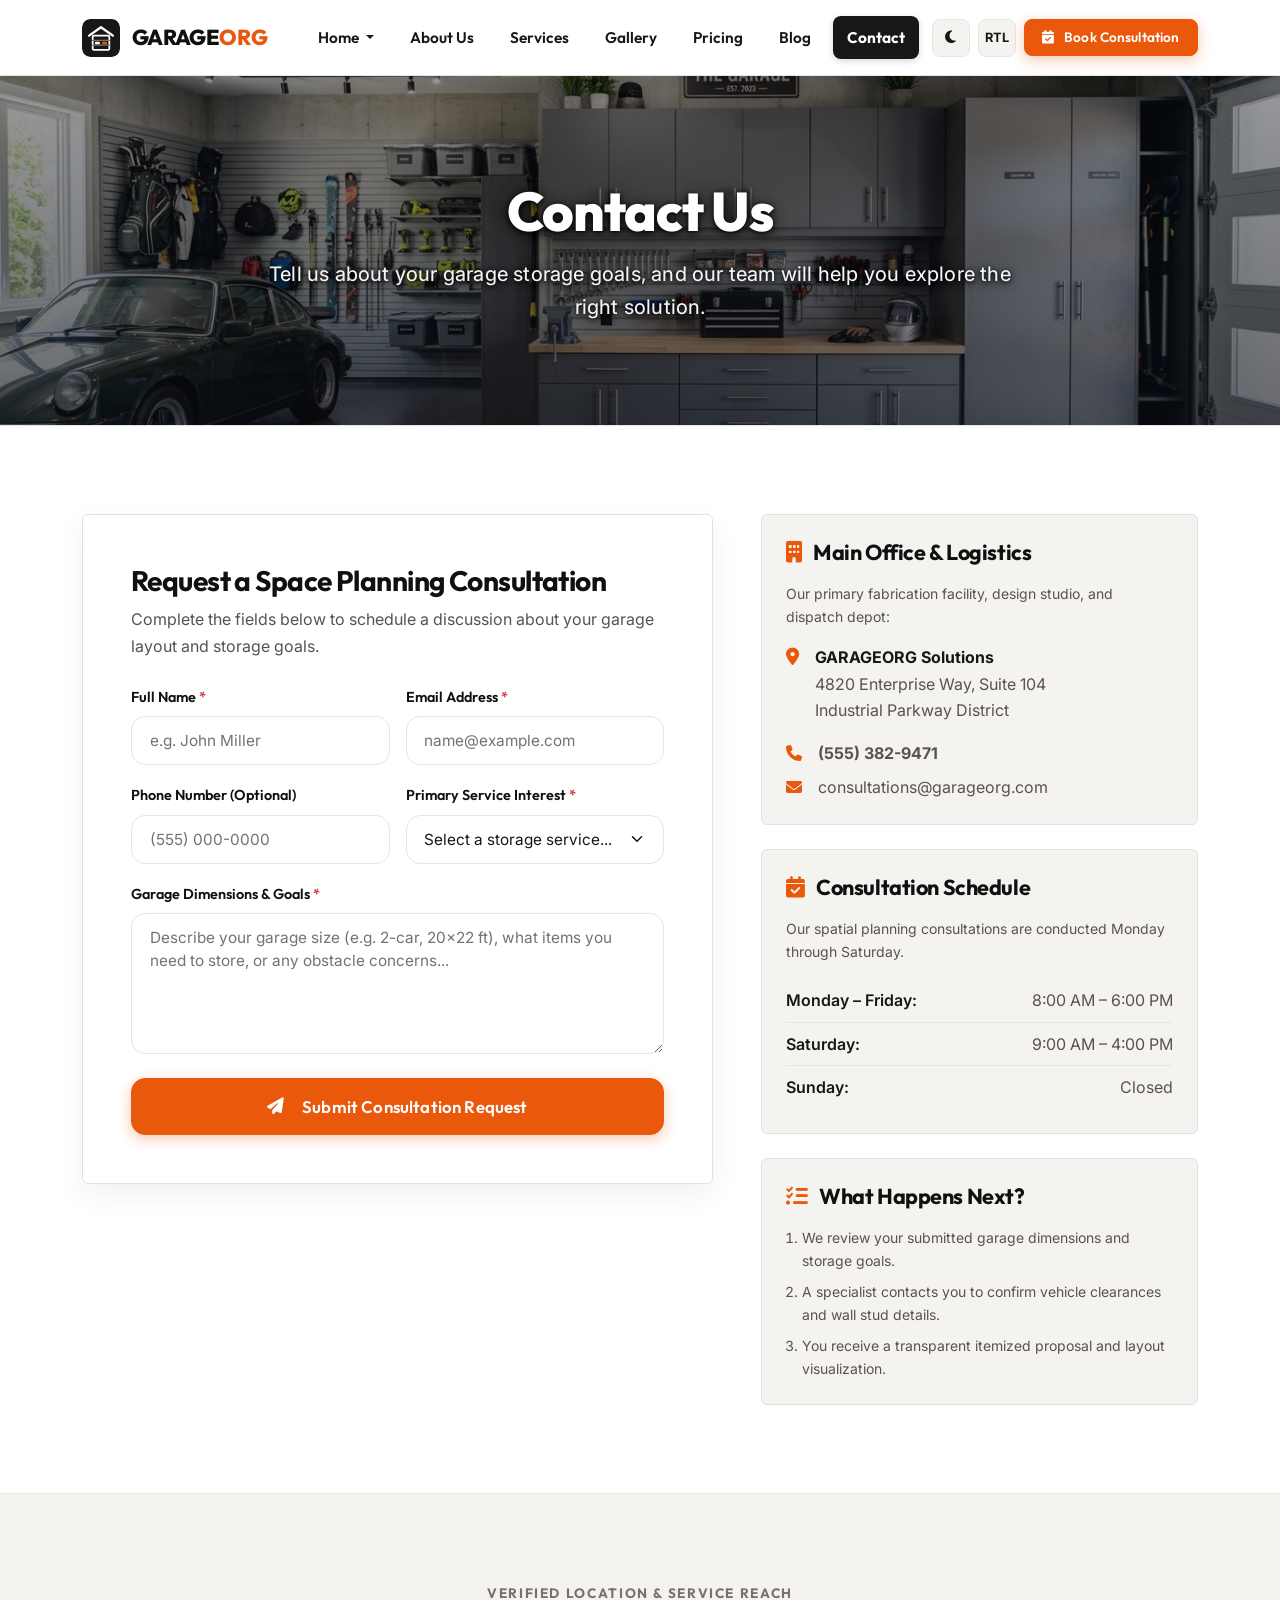
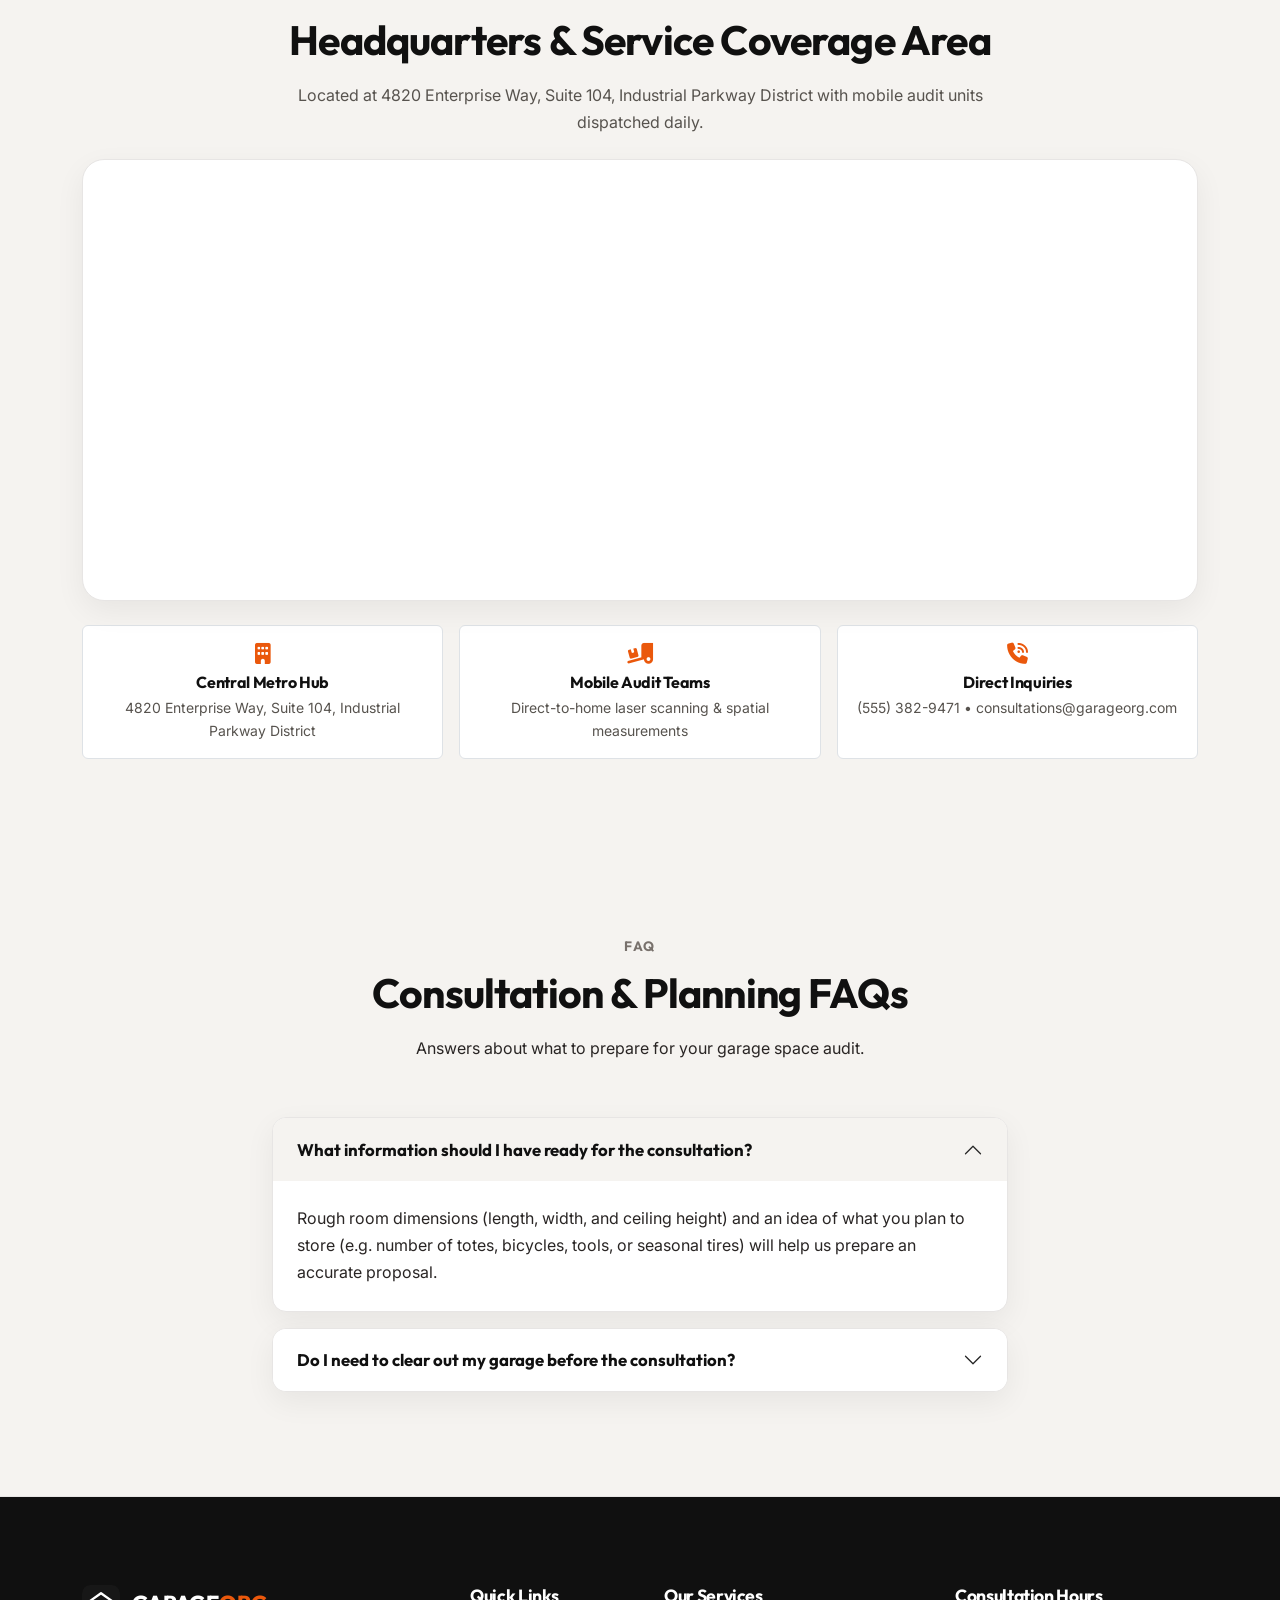
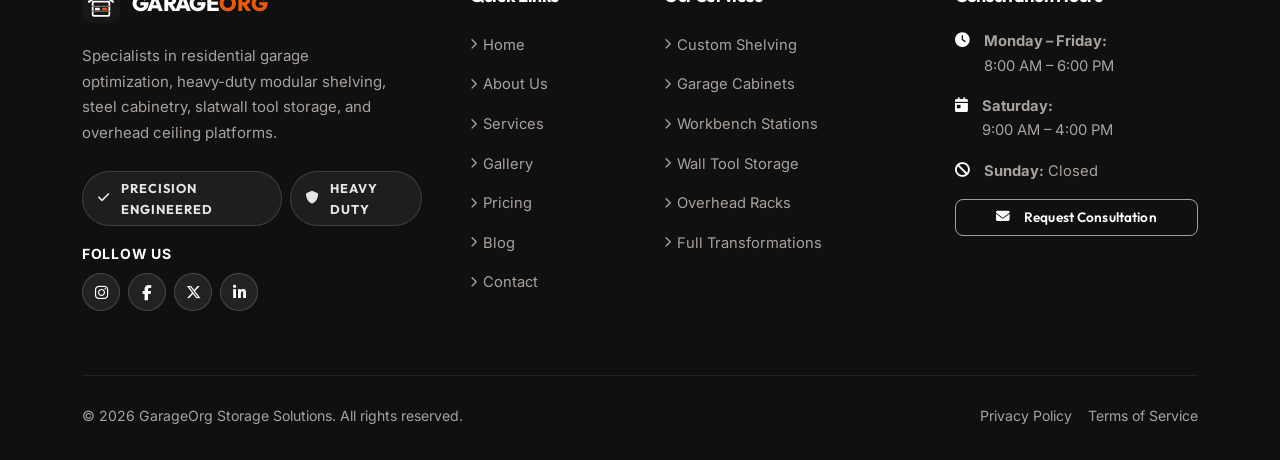
<file: contact.html>
<!DOCTYPE html>
<html lang="en" data-theme="light" dir="ltr">
<head>
  <meta charset="UTF-8">
  <meta name="viewport" content="width=device-width, initial-scale=1.0">
  <title>Contact Us — Garage & Storage Organization Service</title>
  <meta name="description" content="Request a consultation with our garage organization specialists. Custom space planning, heavy-duty shelving, and steel cabinetry quotes.">
  <link rel="icon" type="image/svg+xml" href="assets/images/favicon.svg">

  <!-- Bootstrap 5 CSS -->
  <link rel="stylesheet" href="https://cdn.jsdelivr.net/npm/bootstrap@5.3.3/dist/css/bootstrap.min.css">
  <!-- Font Awesome 6 -->
  <link rel="stylesheet" href="https://cdnjs.cloudflare.com/ajax/libs/font-awesome/6.5.1/css/all.min.css">
  <!-- Custom CSS -->
  <link rel="stylesheet" href="assets/css/style.css">
</head>
<body data-page="contact">

  <!-- ==========================================================================
       NAVBAR (SINGLE UNIFIED NAVBAR)
       ========================================================================== -->
  <header class="sticky-top">
    <nav class="navbar navbar-expand-lg site-navbar" aria-label="Main Navigation">
      <div class="container">
        <a class="navbar-brand" href="index.html">
          <img src="assets/images/favicon.svg" alt="GarageOrg Logo" class="brand-logo-img">
          <span>GARAGE<span class="brand-org">ORG</span></span>
        </a>

        <div class="d-flex align-items-center gap-2 d-lg-none">
          <button class="nav-util-btn theme-toggle-btn" aria-label="Toggle Theme">
            <i class="fas fa-moon"></i>
          </button>
          <button class="nav-util-btn rtl-toggle-btn" aria-label="Toggle Direction">
            <span class="fw-bold" style="font-size:0.8rem">RTL</span>
          </button>
          <button class="navbar-toggler" type="button" data-bs-toggle="collapse" data-bs-target="#navbarContent" aria-controls="navbarContent" aria-expanded="false" aria-label="Toggle navigation">
            <i class="fas fa-bars"></i>
          </button>
        </div>

        <div class="collapse navbar-collapse" id="navbarContent">
          <ul class="navbar-nav mx-auto mb-2 mb-lg-0">
            <li class="nav-item dropdown">
              <a class="nav-link dropdown-toggle" href="#" role="button" data-bs-toggle="dropdown" aria-expanded="false">
                Home
              </a>
              <ul class="dropdown-menu">
                <li><a class="dropdown-item" href="index.html">Garage Storage Solutions</a></li>
                <li><a class="dropdown-item" href="index-2.html">Garage Transformations</a></li>
              </ul>
            </li>
            <li class="nav-item"><a class="nav-link" href="about.html">About Us</a></li>
            <li class="nav-item"><a class="nav-link" href="services.html">Services</a></li>
            <li class="nav-item"><a class="nav-link" href="gallery.html">Gallery</a></li>
            <li class="nav-item"><a class="nav-link" href="pricing.html">Pricing</a></li>
            <li class="nav-item"><a class="nav-link" href="blog.html">Blog</a></li>
            <li class="nav-item"><a class="nav-link active" href="contact.html">Contact</a></li>
          </ul>

          <div class="d-flex align-items-center gap-2">
            <button class="nav-util-btn theme-toggle-btn d-none d-lg-inline-flex" title="Toggle Theme" aria-label="Toggle Theme">
              <i class="fas fa-moon"></i>
            </button>
            <button class="nav-util-btn rtl-toggle-btn d-none d-lg-inline-flex" title="Toggle Direction" aria-label="Toggle Direction">
              <span class="fw-bold" style="font-size:0.8rem">RTL</span>
            </button>
            <a href="contact.html" class="btn btn-primary btn-sm">
              <i class="fas fa-calendar-check"></i> Book Consultation
            </a>
          </div>
        </div>
      </div>
    </nav>
  </header>

  <!-- ==========================================================================
       INNER HERO
       ========================================================================== -->
  <section class="inner-hero" style="background-image: url('assets/images/contact-hero.jpg');">
    <div class="inner-hero-overlay"></div>
    <div class="container">
      <div class="inner-hero-content text-center">
        <h1 class="inner-hero-title">Contact Us</h1>
        <p class="inner-hero-desc">
          Tell us about your garage storage goals, and our team will help you explore the right solution.
        </p>
      </div>
    </div>
  </section>

  <!-- ==========================================================================
       CONTACT FORM & VERIFIED INFO (TWO COLUMN LAYOUT)
       ========================================================================== -->
  <section class="section-py bg-body-theme">
    <div class="container">
      <div class="row g-5">
        <!-- Col 1: Consultation Request Form -->
        <div class="col-lg-7">
          <div class="p-4 p-md-5 rounded border" style="background-color: var(--bg-card); border-color: var(--border-color); border-radius: var(--radius-lg); box-shadow: var(--card-shadow);">
            <h3 class="mb-2">Request a Space Planning Consultation</h3>
            <p class="text-muted mb-4">Complete the fields below to schedule a discussion about your garage layout and storage goals.</p>

            <!-- Feedback Alert Banner -->
            <div id="contactFormFeedback" class="form-feedback-alert" role="alert"></div>

            <form id="consultationContactForm" novalidate>
              <div class="row g-3">
                <div class="col-md-6">
                  <label for="contactName" class="form-label">Full Name <span class="text-danger">*</span></label>
                  <input type="text" class="form-control" id="contactName" placeholder="e.g. John Miller" required autocomplete="name" pattern="^[^\d]+$" title="Full name cannot contain numbers">
                  <div class="invalid-feedback" id="nameError">Please enter a valid full name containing letters (names cannot contain only numbers).</div>
                </div>
                <div class="col-md-6">
                  <label for="contactEmail" class="form-label">Email Address <span class="text-danger">*</span></label>
                  <input type="email" class="form-control" id="contactEmail" placeholder="name@example.com" required autocomplete="email">
                  <div class="invalid-feedback" id="emailError">Please enter a valid email address.</div>
                </div>
                <div class="col-md-6">
                  <label for="contactPhone" class="form-label">Phone Number (Optional)</label>
                  <input type="tel" class="form-control" id="contactPhone" placeholder="(555) 000-0000" inputmode="tel" autocomplete="tel" pattern="^[0-9+\s\-().]*$" title="Phone number must only contain numbers and standard phone symbols">
                  <div class="invalid-feedback" id="phoneError">Please enter a valid phone number with digits only (e.g. (555) 000-0000).</div>
                </div>
                <div class="col-md-6">
                  <label for="contactService" class="form-label">Primary Service Interest <span class="text-danger">*</span></label>
                  <select class="form-select" id="contactService" required>
                    <option value="" selected>Select a storage service...</option>
                    <option value="shelving">Custom Garage Shelving</option>
                    <option value="cabinets">Garage Cabinets & Lockers</option>
                    <option value="workbench">Workbench & Utility Station</option>
                    <option value="tools">Wall-Mounted Tool Storage</option>
                    <option value="overhead">Overhead & Ceiling Storage</option>
                    <option value="sports">Sports Equipment Organization</option>
                    <option value="seasonal">Seasonal Item Storage</option>
                    <option value="complete">Complete Garage Transformation</option>
                    <option value="planning">Garage Space Planning / 3D CAD</option>
                    <option value="flooring">Polyaspartic Floor Coating</option>
                    <option value="motorized">Motorized Overhead Storage Lift</option>
                    <option value="garden">Garden & Yard Tool Station</option>
                  </select>
                  <div class="invalid-feedback" id="serviceError">Please select a primary storage service.</div>
                </div>
                <div class="col-12">
                  <label for="contactMessage" class="form-label">Garage Dimensions & Goals <span class="text-danger">*</span></label>
                  <textarea class="form-control" id="contactMessage" rows="5" placeholder="Describe your garage size (e.g. 2-car, 20x22 ft), what items you need to store, or any obstacle concerns..." required></textarea>
                  <div class="invalid-feedback" id="messageError">Please describe your garage size or storage goals.</div>
                </div>
                <div class="col-12 mt-4">
                  <button type="submit" class="btn btn-primary btn-lg w-100">
                    <i class="fas fa-paper-plane me-2"></i> Submit Consultation Request
                  </button>
                </div>
              </div>
            </form>
          </div>
        </div>

        <!-- Col 2: Verified Service & Consultation Info -->
        <div class="col-lg-5">
          <div class="d-flex flex-column gap-4">
            <!-- Verified Business Address & Location Card -->
            <div class="p-4 rounded border" style="background-color: var(--bg-surface); border-color: var(--border-color); border-radius: var(--radius-lg);">
              <h4 class="mb-3"><i class="fas fa-building me-2" style="color:var(--brand-accent)"></i> Main Office & Logistics</h4>
              <p class="text-muted small mb-3">Our primary fabrication facility, design studio, and dispatch depot:</p>
              
              <div class="d-flex align-items-start gap-3 mb-3">
                <i class="fas fa-location-dot mt-1" style="color: var(--brand-accent); font-size: 1.1rem;"></i>
                <div>
                  <strong>GARAGEORG Solutions</strong><br>
                  <span class="text-muted">4820 Enterprise Way, Suite 104<br>Industrial Parkway District</span>
                </div>
              </div>

              <div class="d-flex align-items-center gap-3 mb-2">
                <i class="fas fa-phone" style="color: var(--brand-accent);"></i>
                <a href="tel:5553829471" class="text-decoration-none text-muted"><strong>(555) 382-9471</strong></a>
              </div>

              <div class="d-flex align-items-center gap-3">
                <i class="fas fa-envelope" style="color: var(--brand-accent);"></i>
                <a href="mailto:consultations@garageorg.com" class="text-decoration-none text-muted">consultations@garageorg.com</a>
              </div>
            </div>

            <!-- Operating Hours & Consultation Structure -->
            <div class="p-4 rounded border" style="background-color: var(--bg-surface); border-color: var(--border-color); border-radius: var(--radius-lg);">
              <h4 class="mb-3"><i class="fas fa-calendar-check me-2" style="color:var(--brand-accent)"></i> Consultation Schedule</h4>
              <p class="text-muted small mb-3">Our spatial planning consultations are conducted Monday through Saturday.</p>
              
              <div class="d-flex justify-content-between py-2 border-bottom" style="border-color: var(--border-color) !important;">
                <span class="fw-semibold">Monday – Friday:</span>
                <span class="text-muted">8:00 AM – 6:00 PM</span>
              </div>
              <div class="d-flex justify-content-between py-2 border-bottom" style="border-color: var(--border-color) !important;">
                <span class="fw-semibold">Saturday:</span>
                <span class="text-muted">9:00 AM – 4:00 PM</span>
              </div>
              <div class="d-flex justify-content-between py-2" style="border-color: var(--border-color) !important;">
                <span class="fw-semibold">Sunday:</span>
                <span class="text-muted">Closed</span>
              </div>
            </div>

            <!-- Next Steps Information -->
            <div class="p-4 rounded border" style="background-color: var(--bg-surface); border-color: var(--border-color); border-radius: var(--radius-lg);">
              <h4 class="mb-3"><i class="fas fa-list-check me-2" style="color:var(--brand-accent)"></i> What Happens Next?</h4>
              <ol class="small text-muted mb-0 ps-3">
                <li class="mb-2">We review your submitted garage dimensions and storage goals.</li>
                <li class="mb-2">A specialist contacts you to confirm vehicle clearances and wall stud details.</li>
                <li class="mb-0">You receive a transparent itemized proposal and layout visualization.</li>
              </ol>
            </div>
          </div>
        </div>
      </div>
    </div>
  </section>

  <!-- ==========================================================================
       SERVICE COVERAGE MAP
       ========================================================================== -->
  <section class="section-py bg-surface border-top" style="border-color: var(--border-color) !important;">
    <div class="container">
      <div class="section-header text-center mb-4">
        <span class="section-subtitle">Verified Location & Service Reach</span>
        <h2 class="section-title">Headquarters & Service Coverage Area</h2>
        <p class="text-muted">Located at 4820 Enterprise Way, Suite 104, Industrial Parkway District with mobile audit units dispatched daily.</p>
      </div>

      <div class="map-container mb-4">
        <iframe
          title="GARAGEORG Headquarters & Service Coverage Map"
          src="https://www.openstreetmap.org/export/embed.html?bbox=-74.05%2C40.68%2C-73.90%2C40.82&amp;layer=mapnik&amp;marker=40.75%2C-73.975"
          allowfullscreen
          loading="lazy">
        </iframe>
      </div>

      <div class="row g-3 text-center">
        <div class="col-md-4">
          <div class="p-3 rounded border h-100" style="background-color: var(--bg-card); border-color: var(--border-color);">
            <i class="fas fa-building mb-2" style="font-size: 1.3rem; color: var(--brand-accent)"></i>
            <h5 class="h6 mb-1">Central Metro Hub</h5>
            <p class="small text-muted mb-0">4820 Enterprise Way, Suite 104, Industrial Parkway District</p>
          </div>
        </div>
        <div class="col-md-4">
          <div class="p-3 rounded border h-100" style="background-color: var(--bg-card); border-color: var(--border-color);">
            <i class="fas fa-truck-ramp-box mb-2" style="font-size: 1.3rem; color: var(--brand-accent)"></i>
            <h5 class="h6 mb-1">Mobile Audit Teams</h5>
            <p class="small text-muted mb-0">Direct-to-home laser scanning & spatial measurements</p>
          </div>
        </div>
        <div class="col-md-4">
          <div class="p-3 rounded border h-100" style="background-color: var(--bg-card); border-color: var(--border-color);">
            <i class="fas fa-phone-volume mb-2" style="font-size: 1.3rem; color: var(--brand-accent)"></i>
            <h5 class="h6 mb-1">Direct Inquiries</h5>
            <p class="small text-muted mb-0">(555) 382-9471 &bull; consultations@garageorg.com</p>
          </div>
        </div>
      </div>
    </div>
  </section>

  <!-- ==========================================================================
       CONSULTATION FAQS
       ========================================================================== -->
  <section class="section-py bg-surface">
    <div class="container">
      <div class="section-header text-center">
        <span class="section-subtitle">FAQ</span>
        <h2 class="section-title">Consultation & Planning FAQs</h2>
        <p>Answers about what to prepare for your garage space audit.</p>
      </div>

      <div class="row justify-content-center">
        <div class="col-lg-8">
          <div class="accordion accordion-custom" id="contactFaq">
            <div class="accordion-item">
              <h2 class="accordion-header" id="cFaq1">
                <button class="accordion-button" type="button" data-bs-toggle="collapse" data-bs-target="#collapseCFaq1" aria-expanded="true" aria-controls="collapseCFaq1">
                  What information should I have ready for the consultation?
                </button>
              </h2>
              <div id="collapseCFaq1" class="accordion-collapse collapse show" aria-labelledby="cFaq1" data-bs-parent="#contactFaq">
                <div class="accordion-body">
                  Rough room dimensions (length, width, and ceiling height) and an idea of what you plan to store (e.g. number of totes, bicycles, tools, or seasonal tires) will help us prepare an accurate proposal.
                </div>
              </div>
            </div>

            <div class="accordion-item">
              <h2 class="accordion-header" id="cFaq2">
                <button class="accordion-button collapsed" type="button" data-bs-toggle="collapse" data-bs-target="#collapseCFaq2" aria-expanded="false" aria-controls="collapseCFaq2">
                  Do I need to clear out my garage before the consultation?
                </button>
              </h2>
              <div id="collapseCFaq2" class="accordion-collapse collapse" aria-labelledby="cFaq2" data-bs-parent="#contactFaq">
                <div class="accordion-body">
                  No. Seeing your current items in place helps us assess your actual storage volume and identify what items should be elevated or categorized.
                </div>
              </div>
            </div>
          </div>
        </div>
      </div>
    </div>
  </section>

  <!-- ==========================================================================
       FOOTER (SINGLE UNIFIED FOOTER)
       ========================================================================== -->
  <footer class="site-footer">
    <div class="container">
      <div class="row g-4 g-lg-5">
        <div class="col-lg-4 col-md-6">
          <a class="footer-brand" href="index.html" aria-label="GarageOrg Home">
            <img src="assets/images/favicon.svg" alt="GarageOrg Logo" class="brand-logo-img">
            <span>GARAGE<span class="brand-org">ORG</span></span>
          </a>
          <p class="footer-desc">
            Specialists in residential garage optimization, heavy-duty modular shelving, steel cabinetry, slatwall tool storage, and overhead ceiling platforms.
          </p>
          <div class="d-flex gap-2">
            <span class="badge-tag" style="background: rgba(255,255,255,0.06); border-color: rgba(255,255,255,0.15); color: #E7E5E4;">
              <i class="fas fa-check me-1"></i> Precision Engineered
            </span>
            <span class="badge-tag" style="background: rgba(255,255,255,0.06); border-color: rgba(255,255,255,0.15); color: #E7E5E4;">
              <i class="fas fa-shield me-1"></i> Heavy Duty
            </span>
          </div>
          <!-- Follow Us Social Links -->
          <div class="footer-social-wrap mt-3">
            <span class="footer-social-title d-block mb-2 text-white fw-bold small text-uppercase" style="letter-spacing: 0.05em;">Follow Us</span>
            <div class="d-flex gap-2">
              <a href="https://instagram.com/garageorg" class="footer-social-link" target="_blank" rel="noopener noreferrer" aria-label="GarageOrg on Instagram" title="Follow GarageOrg on Instagram">
                <i class="fab fa-instagram"></i>
              </a>
              <a href="https://facebook.com/garageorg" class="footer-social-link" target="_blank" rel="noopener noreferrer" aria-label="GarageOrg on Facebook" title="Follow GarageOrg on Facebook">
                <i class="fab fa-facebook-f"></i>
              </a>
              <a href="https://x.com/garageorg" class="footer-social-link" target="_blank" rel="noopener noreferrer" aria-label="GarageOrg on X (formerly Twitter)" title="Follow GarageOrg on X">
                <i class="fab fa-x-twitter"></i>
              </a>
              <a href="https://linkedin.com/company/garageorg" class="footer-social-link" target="_blank" rel="noopener noreferrer" aria-label="GarageOrg on LinkedIn" title="Follow GarageOrg on LinkedIn">
                <i class="fab fa-linkedin-in"></i>
              </a>
            </div>
          </div>
        </div>

        <div class="col-lg-2 col-md-6 col-6">
          <h4 class="footer-heading">Quick Links</h4>
          <ul class="footer-links">
            <li><a href="index.html"><i class="fas fa-chevron-right fa-xs"></i> Home</a></li>
            <li><a href="about.html"><i class="fas fa-chevron-right fa-xs"></i> About Us</a></li>
            <li><a href="services.html"><i class="fas fa-chevron-right fa-xs"></i> Services</a></li>
            <li><a href="gallery.html"><i class="fas fa-chevron-right fa-xs"></i> Gallery</a></li>
            <li><a href="pricing.html"><i class="fas fa-chevron-right fa-xs"></i> Pricing</a></li>
            <li><a href="blog.html"><i class="fas fa-chevron-right fa-xs"></i> Blog</a></li>
            <li><a href="contact.html"><i class="fas fa-chevron-right fa-xs"></i> Contact</a></li>
          </ul>
        </div>

        <div class="col-lg-3 col-md-6 col-6">
          <h4 class="footer-heading">Our Services</h4>
          <ul class="footer-links">
            <li><a href="service-details.html?service=shelving"><i class="fas fa-chevron-right fa-xs"></i> Custom Shelving</a></li>
            <li><a href="service-details.html?service=cabinets"><i class="fas fa-chevron-right fa-xs"></i> Garage Cabinets</a></li>
            <li><a href="service-details.html?service=workbench"><i class="fas fa-chevron-right fa-xs"></i> Workbench Stations</a></li>
            <li><a href="service-details.html?service=tools"><i class="fas fa-chevron-right fa-xs"></i> Wall Tool Storage</a></li>
            <li><a href="service-details.html?service=overhead"><i class="fas fa-chevron-right fa-xs"></i> Overhead Racks</a></li>
            <li><a href="service-details.html?service=complete"><i class="fas fa-chevron-right fa-xs"></i> Full Transformations</a></li>
          </ul>
        </div>

        <div class="col-lg-3 col-md-6">
          <h4 class="footer-heading">Consultation Hours</h4>
          <div class="footer-contact-item">
            <i class="fas fa-clock"></i>
            <div>
              <strong>Monday – Friday:</strong><br>
              8:00 AM – 6:00 PM
            </div>
          </div>
          <div class="footer-contact-item">
            <i class="fas fa-calendar-day"></i>
            <div>
              <strong>Saturday:</strong><br>
              9:00 AM – 4:00 PM
            </div>
          </div>
          <div class="footer-contact-item">
            <i class="fas fa-ban"></i>
            <div>
              <strong>Sunday:</strong> Closed
            </div>
          </div>
          <div class="mt-3">
            <a href="contact.html" class="btn btn-outline-light btn-sm w-100">
              <i class="fas fa-envelope me-1"></i> Request Consultation
            </a>
          </div>
        </div>
      </div>

            <div class="footer-bottom">
        <div>&copy; 2026 GarageOrg Storage Solutions. All rights reserved.</div>
        <div class="d-flex gap-3">
          <a href="privacy-policy.html" style="color: var(--footer-muted);">Privacy Policy</a>
          <a href="terms-of-service.html" style="color: var(--footer-muted);">Terms of Service</a>
        </div>
      </div>
    </div>
  </footer>

  <!-- Bootstrap 5 Bundle JS -->
  <script src="https://cdn.jsdelivr.net/npm/bootstrap@5.3.3/dist/js/bootstrap.bundle.min.js"></script>
  <!-- Main JS -->
  <script src="assets/js/main.js"></script>
</body>
</html>
</file>
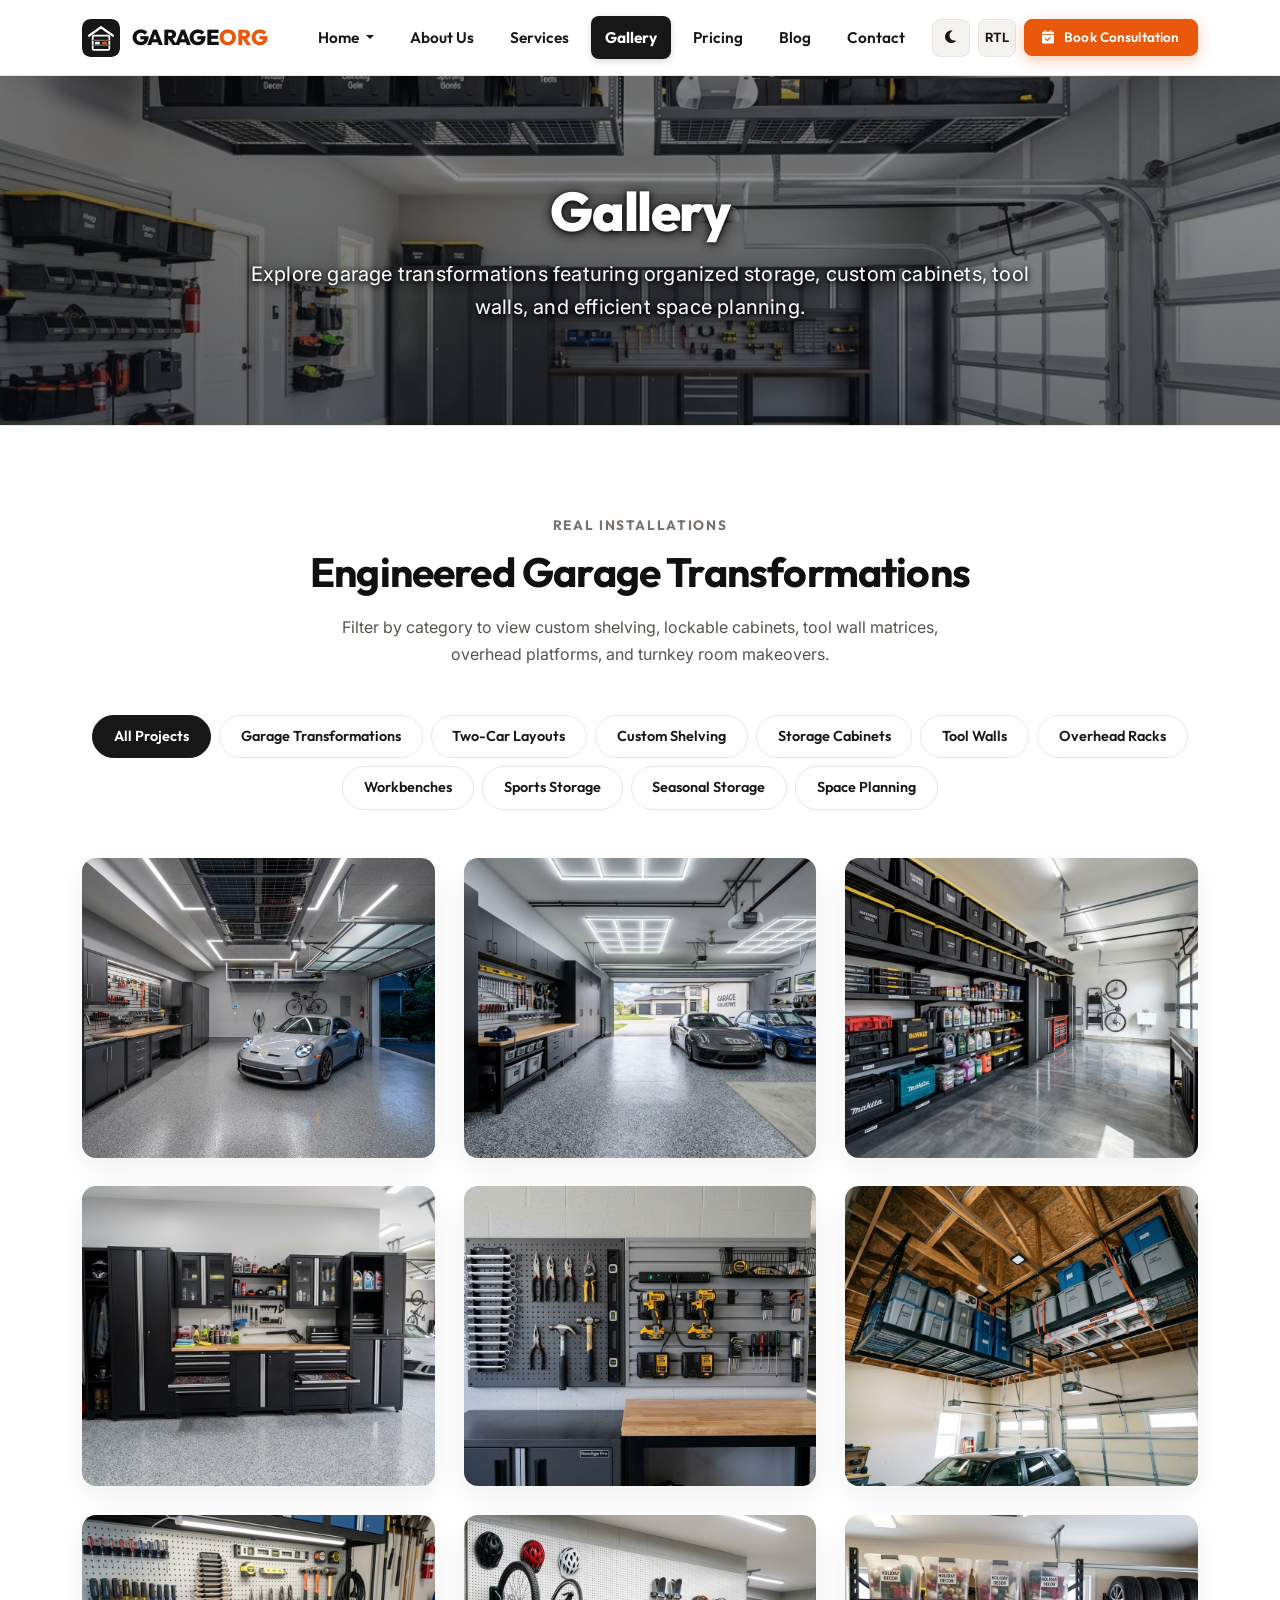
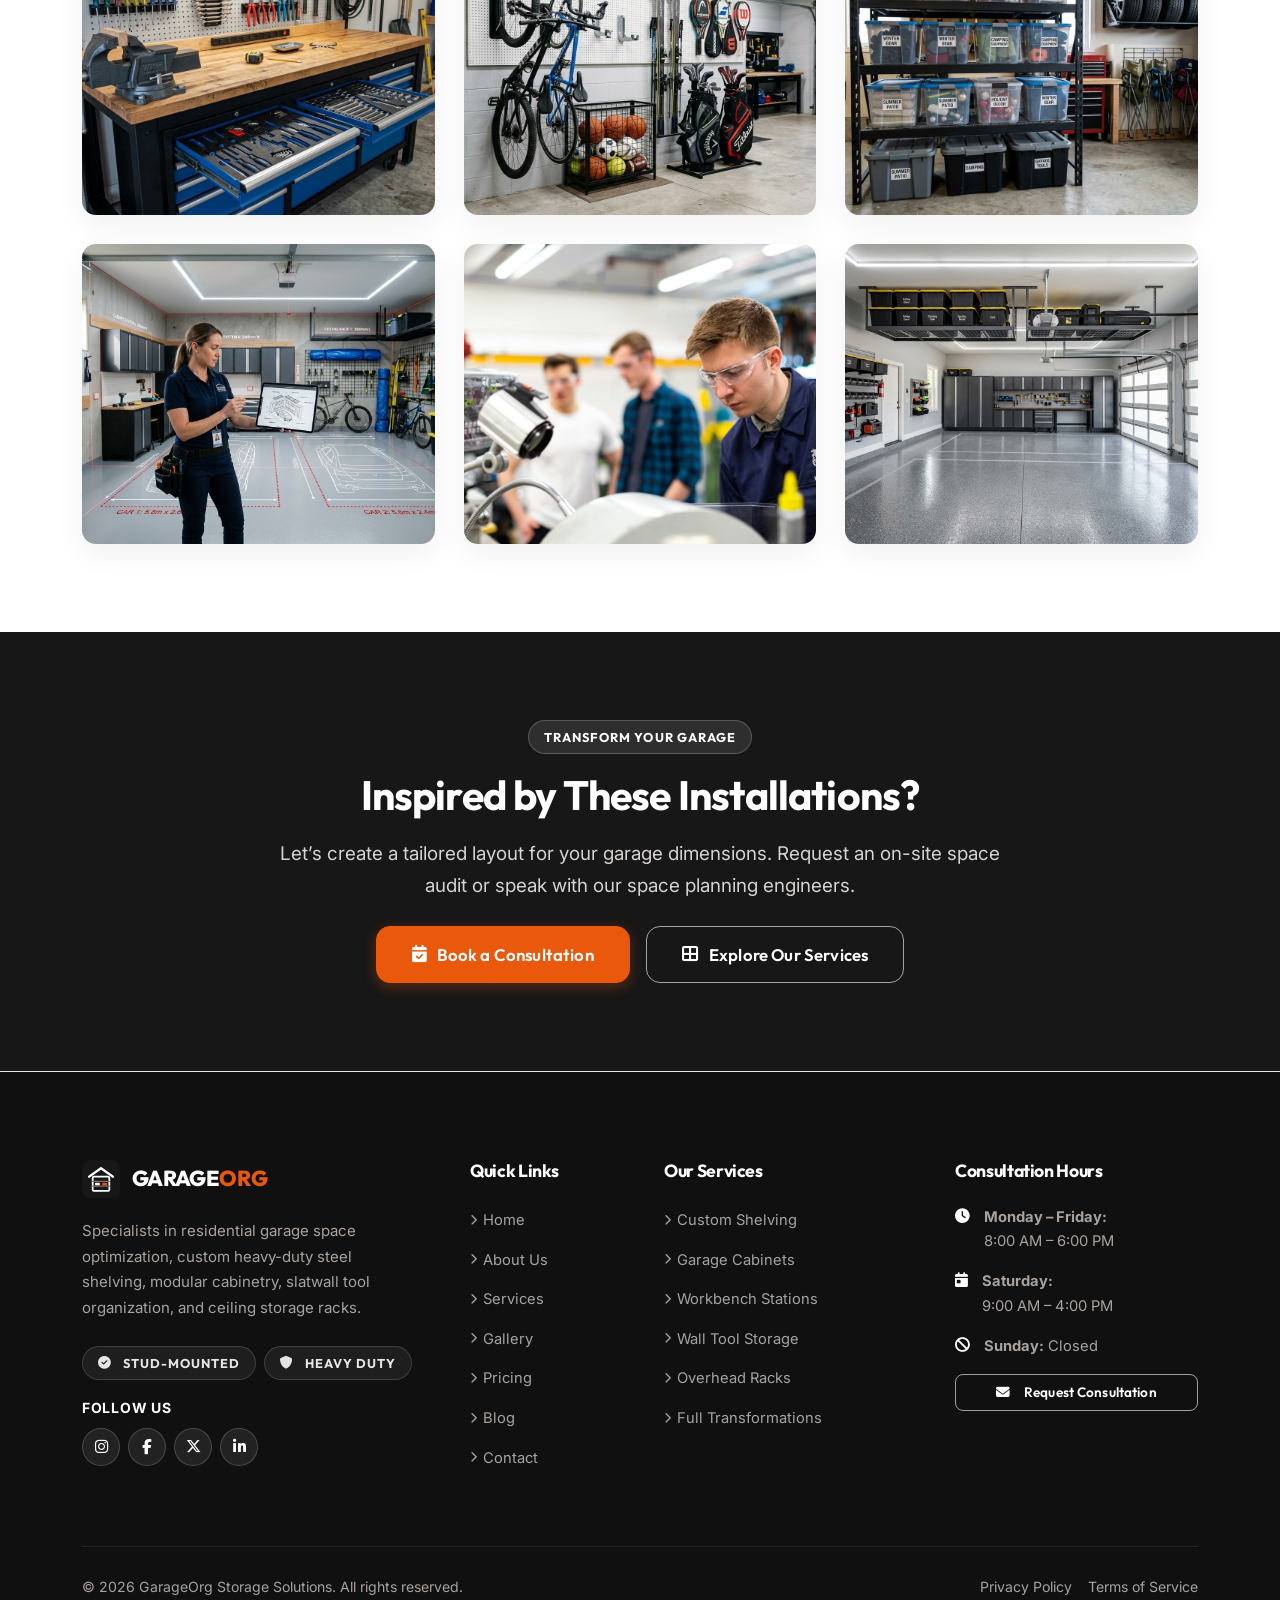
<file: gallery.html>
<!DOCTYPE html>
<html lang="en" data-theme="light" dir="ltr">

<head>
  <meta charset="UTF-8">
  <meta name="viewport" content="width=device-width, initial-scale=1.0">
  <meta name="description"
    content="Browse completed garage organization projects by GARAGEORG. High-capacity shelving, custom steel cabinets, modular tool walls, and ceiling storage platforms.">
  <title>Project Gallery — GARAGEORG Storage Solutions</title>

  <!-- Favicon -->
  <link rel="icon" type="image/svg+xml" href="assets/images/favicon.svg">

  <!-- Bootstrap 5 CSS -->
  <link href="https://cdn.jsdelivr.net/npm/bootstrap@5.3.3/dist/css/bootstrap.min.css" rel="stylesheet">
  <!-- Font Awesome 6 Icons -->
  <link rel="stylesheet" href="https://cdnjs.cloudflare.com/ajax/libs/font-awesome/6.5.1/css/all.min.css">
  <!-- Custom Stylesheet -->
  <link rel="stylesheet" href="assets/css/style.css">
</head>

<body data-page="gallery">

  <!-- ==========================================================================
       NAVBAR
       ========================================================================== -->
  <header class="sticky-top">
    <nav class="navbar navbar-expand-lg site-navbar" aria-label="Main Navigation">
      <div class="container">
        <a class="navbar-brand" href="index.html">
          <img src="assets/images/favicon.svg" alt="GarageOrg Logo" class="brand-logo-img">
          <span>GARAGE<span class="brand-org">ORG</span></span>
        </a>

        <div class="d-flex align-items-center gap-2 d-lg-none">
          <button class="nav-util-btn theme-toggle-btn" aria-label="Toggle Theme">
            <i class="fas fa-moon"></i>
          </button>
          <button class="nav-util-btn rtl-toggle-btn" aria-label="Toggle Direction">
            <span class="fw-bold" style="font-size:0.8rem">RTL</span>
          </button>
          <button class="navbar-toggler" type="button" data-bs-toggle="collapse" data-bs-target="#navbarContent"
            aria-controls="navbarContent" aria-expanded="false" aria-label="Toggle navigation">
            <i class="fas fa-bars"></i>
          </button>
        </div>

        <div class="collapse navbar-collapse" id="navbarContent">
          <ul class="navbar-nav mx-auto mb-2 mb-lg-0">
            <li class="nav-item dropdown">
              <a class="nav-link dropdown-toggle" href="#" role="button" data-bs-toggle="dropdown"
                aria-expanded="false">
                Home
              </a>
              <ul class="dropdown-menu">
                <li><a class="dropdown-item" href="index.html">Garage Storage Solutions</a></li>
                <li><a class="dropdown-item" href="index-2.html">Garage Transformations</a></li>
              </ul>
            </li>
            <li class="nav-item"><a class="nav-link" href="about.html">About Us</a></li>
            <li class="nav-item"><a class="nav-link" href="services.html">Services</a></li>
            <li class="nav-item"><a class="nav-link active" href="gallery.html">Gallery</a></li>
            <li class="nav-item"><a class="nav-link" href="pricing.html">Pricing</a></li>
            <li class="nav-item"><a class="nav-link" href="blog.html">Blog</a></li>
            <li class="nav-item"><a class="nav-link" href="contact.html">Contact</a></li>
          </ul>

          <div class="d-flex align-items-center gap-2">
            <button class="nav-util-btn theme-toggle-btn d-none d-lg-inline-flex" title="Toggle Theme"
              aria-label="Toggle Theme">
              <i class="fas fa-moon"></i>
            </button>
            <button class="nav-util-btn rtl-toggle-btn d-none d-lg-inline-flex" title="Toggle Direction"
              aria-label="Toggle Direction">
              <span class="fw-bold" style="font-size:0.8rem">RTL</span>
            </button>
            <a href="contact.html" class="btn btn-primary btn-sm">
              <i class="fas fa-calendar-check"></i> Book Consultation
            </a>
          </div>
        </div>
      </div>
    </nav>
  </header>

  <!-- ==========================================================================
       INNER HERO
       ========================================================================== -->
  <section class="inner-hero" style="background-image: url('assets/images/gallery-hero.jpg');">
    <div class="inner-hero-overlay"></div>
    <div class="container">
      <div class="inner-hero-content text-center">
        <h1 class="inner-hero-title">Gallery</h1>
        <p class="inner-hero-desc">
          Explore garage transformations featuring organized storage, custom cabinets, tool walls, and efficient space planning.
        </p>
      </div>
    </div>
  </section>

  <!-- ==========================================================================
       GALLERY FILTER & GRID SECTION
       ========================================================================== -->
  <section class="section-py bg-body-theme">
    <div class="container">
      <div class="section-header text-center mb-5">
        <span class="section-subtitle">Real Installations</span>
        <h2 class="section-title">Engineered Garage Transformations</h2>
        <p class="text-muted mx-auto" style="max-width: 650px;">
          Filter by category to view custom shelving, lockable cabinets, tool wall matrices, overhead platforms, and turnkey room makeovers.
        </p>
      </div>

      <!-- Filter Controls -->
      <div class="gallery-filters text-center mb-5 d-flex flex-wrap justify-content-center gap-2">
        <button class="gallery-filter-btn active" data-filter="all">All Projects</button>
        <button class="gallery-filter-btn" data-filter="transformations">Garage Transformations</button>
        <button class="gallery-filter-btn" data-filter="two-car">Two-Car Layouts</button>
        <button class="gallery-filter-btn" data-filter="shelving">Custom Shelving</button>
        <button class="gallery-filter-btn" data-filter="cabinets">Storage Cabinets</button>
        <button class="gallery-filter-btn" data-filter="tools">Tool Walls</button>
        <button class="gallery-filter-btn" data-filter="overhead">Overhead Racks</button>
        <button class="gallery-filter-btn" data-filter="workbench">Workbenches</button>
        <button class="gallery-filter-btn" data-filter="sports">Sports Storage</button>
        <button class="gallery-filter-btn" data-filter="seasonal">Seasonal Storage</button>
        <button class="gallery-filter-btn" data-filter="planning">Space Planning</button>
      </div>

      <!-- Gallery Grid -->
      <div class="gallery-grid">
        <!-- Item 1: Complete Garage Makeover -->
        <div class="gallery-item" data-category="transformations">
          <img src="assets/images/architectural-bay-transformation.jpg" alt="Complete garage makeover with custom cabinetry, LED hex ceiling lights, and polyaspartic floor">
          <div class="gallery-item-overlay">
            <span class="gallery-item-title">Complete Garage Makeover</span>
          </div>
        </div>

        <!-- Item 2: Two-Car Garage Layout -->
        <div class="gallery-item" data-category="two-car transformations">
          <img src="assets/images/service-8-complete.jpg" alt="Organized two-car garage with perimeter cabinetry, butcher-block workbench, and vehicle parking clearance">
          <div class="gallery-item-overlay">
            <span class="gallery-item-title">Organized Two-Car Garage</span>
          </div>
        </div>

        <!-- Item 3: Custom Shelving -->
        <div class="gallery-item" data-category="shelving">
          <img src="assets/images/service-1-shelving.jpg" alt="Heavy-duty garage shelving filled with organized storage bins and clear floor clearance">
          <div class="gallery-item-overlay">
            <span class="gallery-item-title">Heavy-Duty Shelving System</span>
          </div>
        </div>

        <!-- Item 4: Storage Cabinets -->
        <div class="gallery-item" data-category="cabinets">
          <img src="assets/images/service-2-cabinets.jpg" alt="Double-walled lockable steel garage cabinets, full-extension drawers, and tall wardrobes">
          <div class="gallery-item-overlay">
            <span class="gallery-item-title">Custom Wall Cabinet Installation</span>
          </div>
        </div>

        <!-- Item 5: Tool Wall Organization -->
        <div class="gallery-item" data-category="tools">
          <img src="assets/images/service-4-tools.jpg" alt="High-density slatwall tool wall with organized power tools, hand tools, and hardware bins">
          <div class="gallery-item-overlay">
            <span class="gallery-item-title">Professional Tool Wall Setup</span>
          </div>
        </div>

        <!-- Item 6: Overhead Storage Racks -->
        <div class="gallery-item" data-category="overhead">
          <img src="assets/images/service-5-overhead.jpg" alt="Ceiling-mounted heavy-duty garage racks holding seasonal storage boxes above garage doors">
          <div class="gallery-item-overlay">
            <span class="gallery-item-title">Overhead Ceiling Storage</span>
          </div>
        </div>

        <!-- Item 7: Workbench Organization -->
        <div class="gallery-item" data-category="workbench">
          <img src="assets/images/service-3-workbench.jpg" alt="Solid butcher-block garage workbench with ball-bearing drawers and pegboard tool storage">
          <div class="gallery-item-overlay">
            <span class="gallery-item-title">Organized Garage Workbench</span>
          </div>
        </div>

        <!-- Item 8: Sports Equipment Storage -->
        <div class="gallery-item" data-category="sports">
          <img src="assets/images/service-6-sports.jpg" alt="Garage sports equipment storage with vertical bicycle mounts, ski racks, golf bags, and ball corral">
          <div class="gallery-item-overlay">
            <span class="gallery-item-title">Sports Equipment Storage</span>
          </div>
        </div>

        <!-- Item 9: Seasonal Storage -->
        <div class="gallery-item" data-category="seasonal">
          <img src="assets/images/service-7-seasonal.jpg" alt="Clearly labeled storage bins on heavy-duty shelving for seasonal decorations and camping gear">
          <div class="gallery-item-overlay">
            <span class="gallery-item-title">Seasonal & Bin Storage</span>
          </div>
        </div>

        <!-- Item 10: Space Planning -->
        <div class="gallery-item" data-category="planning">
          <img src="assets/images/service-9-planning.jpg" alt="Architectural garage floor plans, storage layout blueprints, and 3D CAD visualization">
          <div class="gallery-item-overlay">
            <span class="gallery-item-title">Garage Space Planning</span>
          </div>
        </div>

        <!-- Item 11: Modular Storage Locker Suite -->
        <div class="gallery-item" data-category="cabinets">
          <img src="assets/images/home-feat-cabinets.jpg" alt="Modular garage storage cabinets with locking doors and organized automotive supplies">
          <div class="gallery-item-overlay">
            <span class="gallery-item-title">Modular Storage Cabinet Suite</span>
          </div>
        </div>

        <!-- Item 12: Architectural 2-Car Bay Transformation -->
        <div class="gallery-item" data-category="two-car transformations">
          <img src="assets/images/after-makeover-2car-garage.jpg" alt="Showroom-grade two-car garage transformation with wall-mounted storage and clear parking bay">
          <div class="gallery-item-overlay">
            <span class="gallery-item-title">Architectural Bay Transformation</span>
          </div>
        </div>
      </div>
    </div>
  </section>

  <!-- ==========================================================================
       CLOSING CALL-TO-ACTION
       ========================================================================== -->
  <section class="section-py bg-dark-accent text-center">
    <div class="container">
      <div class="mx-auto" style="max-width: 720px;">
        <span class="badge-tag mb-3" style="background: rgba(255,255,255,0.1); color: #FFF; border-color: rgba(255,255,255,0.2);">
          Transform Your Garage
        </span>
        <h2 class="mb-3 text-white">Inspired by These Installations?</h2>
        <p class="lead mb-4" style="color: #D6D3D1;">
          Let’s create a tailored layout for your garage dimensions. Request an on-site space audit or speak with our space planning engineers.
        </p>
        <div class="d-flex flex-wrap justify-content-center gap-3">
          <a href="contact.html" class="btn btn-primary btn-lg">
            <i class="fas fa-calendar-check"></i> Book a Consultation
          </a>
          <a href="services.html" class="btn btn-outline-light btn-lg">
            <i class="fas fa-th-large"></i> Explore Our Services
          </a>
        </div>
      </div>
    </div>
  </section>

  <!-- ==========================================================================
       FOOTER
       ========================================================================== -->
  <footer class="site-footer">
    <div class="container">
      <div class="row g-4 g-lg-5">
        <!-- Col 1: Brand & Overview -->
        <div class="col-lg-4 col-md-6 mb-4 mb-lg-0">
          <a class="footer-brand" href="index.html" aria-label="GarageOrg Home">
            <img src="assets/images/favicon.svg" alt="GarageOrg Logo" class="brand-logo-img">
            <span>GARAGE<span class="brand-org">ORG</span></span>
          </a>
          <p class="footer-desc">
            Specialists in residential garage space optimization, custom heavy-duty steel shelving, modular cabinetry,
            slatwall tool organization, and ceiling storage racks.
          </p>
          <div class="d-flex flex-wrap gap-2">
            <span class="badge-tag"
              style="background: rgba(255,255,255,0.06); border-color: rgba(255,255,255,0.15); color: #E7E5E4;">
              <i class="fas fa-check-circle me-1"></i> Stud-Mounted
            </span>
            <span class="badge-tag"
              style="background: rgba(255,255,255,0.06); border-color: rgba(255,255,255,0.15); color: #E7E5E4;">
              <i class="fas fa-shield me-1"></i> Heavy Duty
            </span>
          </div>
          <!-- Follow Us Social Links -->
          <div class="footer-social-wrap mt-3">
            <span class="footer-social-title d-block mb-2 text-white fw-bold small text-uppercase"
              style="letter-spacing: 0.05em;">Follow Us</span>
            <div class="d-flex gap-2">
              <a href="https://instagram.com/garageorg" class="footer-social-link" target="_blank"
                rel="noopener noreferrer" aria-label="GarageOrg on Instagram" title="Follow GarageOrg on Instagram">
                <i class="fab fa-instagram"></i>
              </a>
              <a href="https://facebook.com/garageorg" class="footer-social-link" target="_blank"
                rel="noopener noreferrer" aria-label="GarageOrg on Facebook" title="Follow GarageOrg on Facebook">
                <i class="fab fa-facebook-f"></i>
              </a>
              <a href="https://x.com/garageorg" class="footer-social-link" target="_blank" rel="noopener noreferrer"
                aria-label="GarageOrg on X (formerly Twitter)" title="Follow GarageOrg on X">
                <i class="fab fa-x-twitter"></i>
              </a>
              <a href="https://linkedin.com/company/garageorg" class="footer-social-link" target="_blank"
                rel="noopener noreferrer" aria-label="GarageOrg on LinkedIn" title="Follow GarageOrg on LinkedIn">
                <i class="fab fa-linkedin-in"></i>
              </a>
            </div>
          </div>
        </div>

        <!-- Col 2: Quick Links -->
        <div class="col-lg-2 col-md-6 col-6">
          <h4 class="footer-heading">Quick Links</h4>
          <ul class="footer-links">
            <li><a href="index.html"><i class="fas fa-chevron-right fa-xs"></i> Home</a></li>
            <li><a href="about.html"><i class="fas fa-chevron-right fa-xs"></i> About Us</a></li>
            <li><a href="services.html"><i class="fas fa-chevron-right fa-xs"></i> Services</a></li>
            <li><a href="gallery.html"><i class="fas fa-chevron-right fa-xs"></i> Gallery</a></li>
            <li><a href="pricing.html"><i class="fas fa-chevron-right fa-xs"></i> Pricing</a></li>
            <li><a href="blog.html"><i class="fas fa-chevron-right fa-xs"></i> Blog</a></li>
            <li><a href="contact.html"><i class="fas fa-chevron-right fa-xs"></i> Contact</a></li>
          </ul>
        </div>

        <!-- Col 3: Services -->
        <div class="col-lg-3 col-md-6 col-6">
          <h4 class="footer-heading">Our Services</h4>
          <ul class="footer-links">
            <li><a href="service-details.html?service=shelving"><i class="fas fa-chevron-right fa-xs"></i> Custom
                Shelving</a></li>
            <li><a href="service-details.html?service=cabinets"><i class="fas fa-chevron-right fa-xs"></i> Garage
                Cabinets</a></li>
            <li><a href="service-details.html?service=workbench"><i class="fas fa-chevron-right fa-xs"></i> Workbench
                Stations</a></li>
            <li><a href="service-details.html?service=tools"><i class="fas fa-chevron-right fa-xs"></i> Wall Tool
                Storage</a></li>
            <li><a href="service-details.html?service=overhead"><i class="fas fa-chevron-right fa-xs"></i> Overhead
                Racks</a></li>
            <li><a href="service-details.html?service=complete"><i class="fas fa-chevron-right fa-xs"></i> Full
                Transformations</a></li>
          </ul>
        </div>

        <!-- Col 4: Service Hours & Consultation -->
        <div class="col-lg-3 col-md-6">
          <h4 class="footer-heading">Consultation Hours</h4>
          <div class="footer-contact-item">
            <i class="fas fa-clock"></i>
            <div>
              <strong>Monday – Friday:</strong><br>
              8:00 AM – 6:00 PM
            </div>
          </div>
          <div class="footer-contact-item">
            <i class="fas fa-calendar-day"></i>
            <div>
              <strong>Saturday:</strong><br>
              9:00 AM – 4:00 PM
            </div>
          </div>
          <div class="footer-contact-item">
            <i class="fas fa-ban"></i>
            <div>
              <strong>Sunday:</strong> Closed
            </div>
          </div>
          <div class="mt-3">
            <a href="contact.html" class="btn btn-outline-light btn-sm w-100">
              <i class="fas fa-envelope me-1"></i> Request Consultation
            </a>
          </div>
        </div>
      </div>

      <div class="footer-bottom">
        <div>&copy; 2026 GarageOrg Storage Solutions. All rights reserved.</div>
        <div class="d-flex gap-3">
          <a href="privacy-policy.html" style="color: var(--footer-muted);">Privacy Policy</a>
          <a href="terms-of-service.html" style="color: var(--footer-muted);">Terms of Service</a>
        </div>
      </div>
    </div>
  </footer>

  <!-- Bootstrap 5 Bundle JS -->
  <script src="https://cdn.jsdelivr.net/npm/bootstrap@5.3.3/dist/js/bootstrap.bundle.min.js"></script>
  <!-- Main JS -->
  <script src="assets/js/main.js"></script>
</body>

</html>
</file>
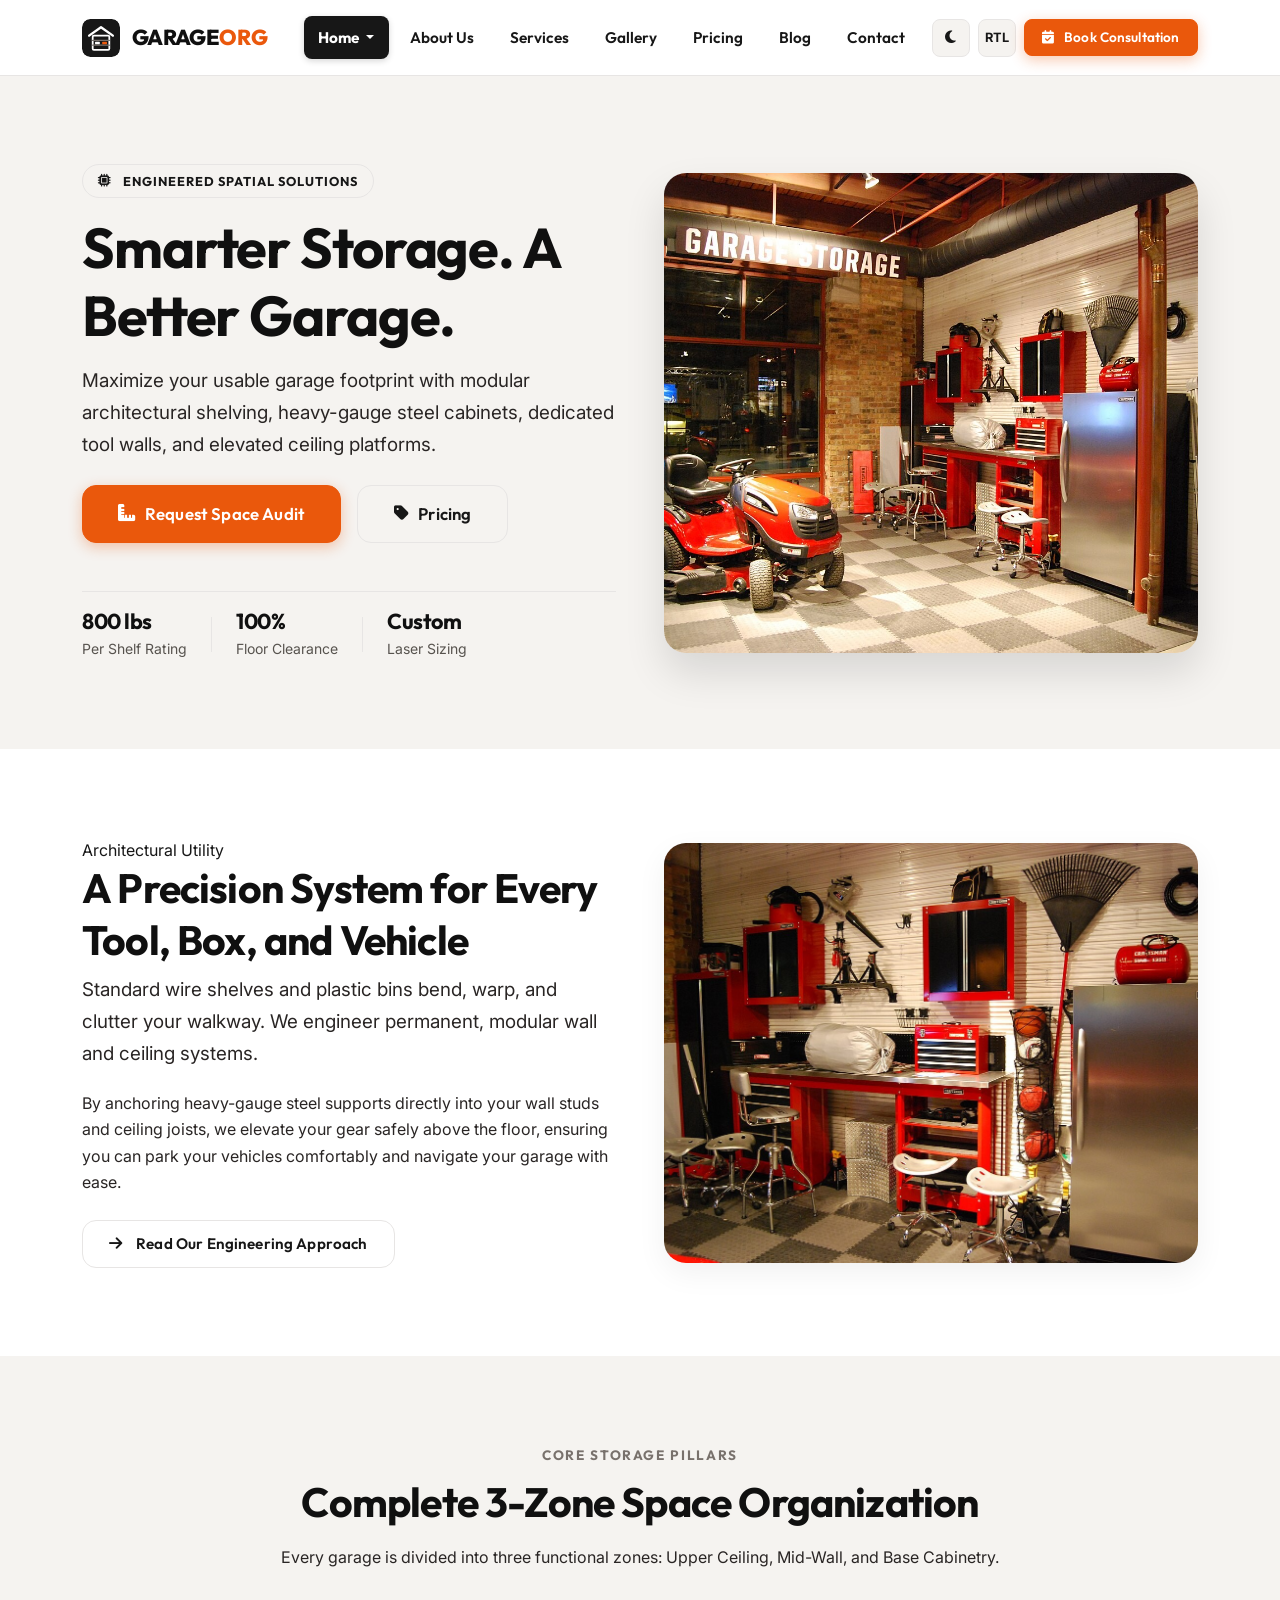
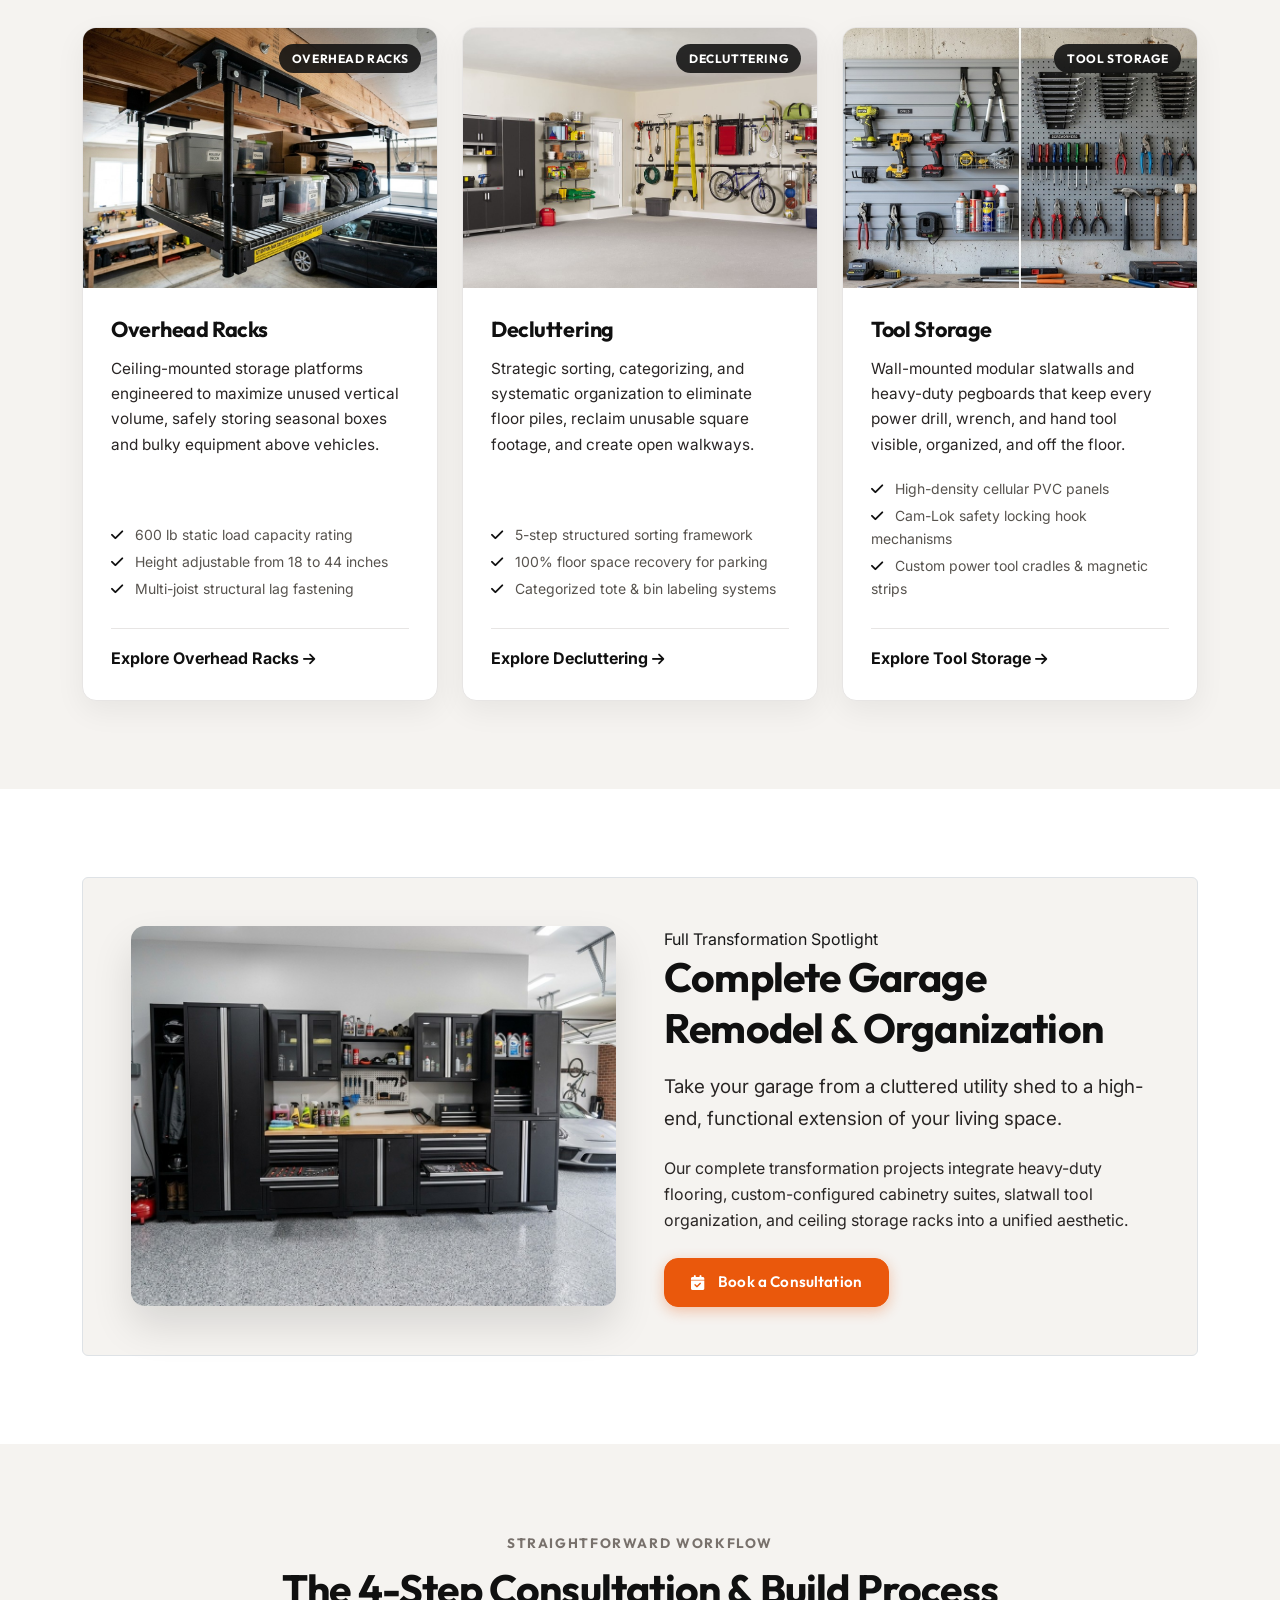
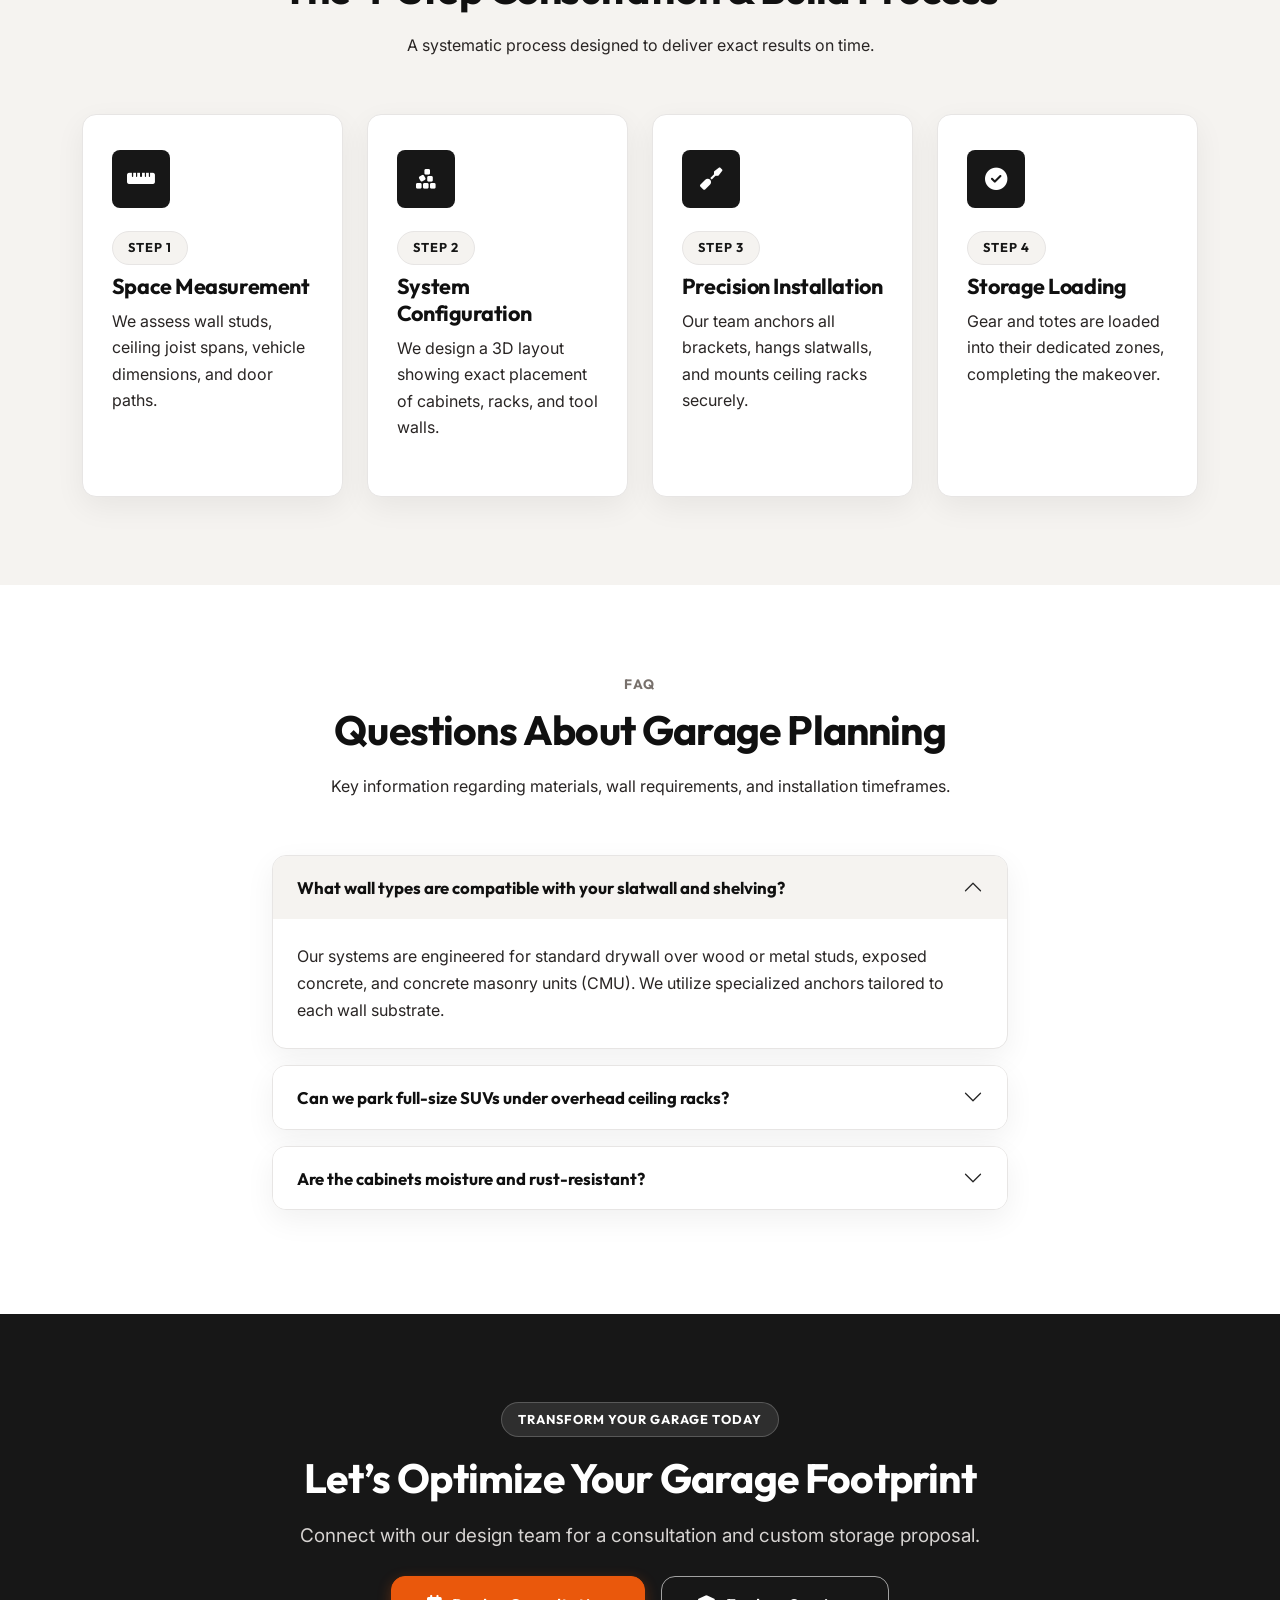
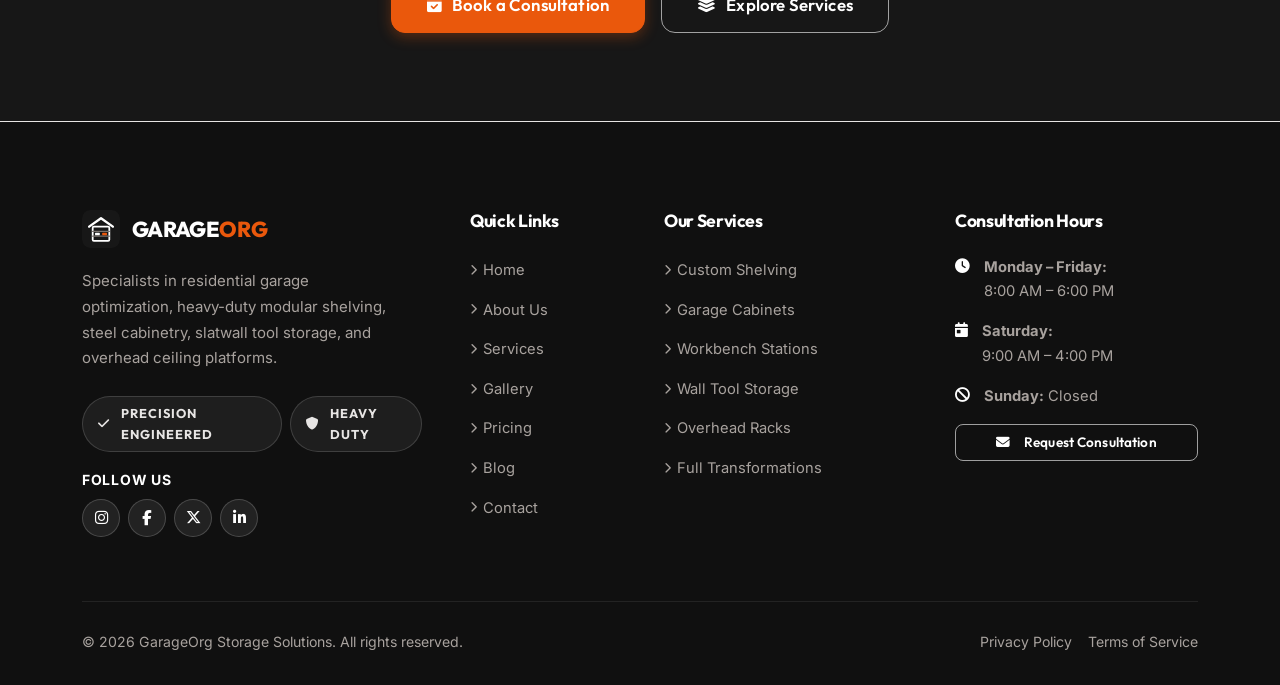
<file: index-2.html>
<!DOCTYPE html>
<html lang="en" data-theme="light" dir="ltr">
<head>
  <meta charset="UTF-8">
  <meta name="viewport" content="width=device-width, initial-scale=1.0">
  <title>Smarter Storage. A Better Garage. — Garage & Storage Organization</title>
  <meta name="description" content="Smarter garage storage systems with modern modular wall grids, heavy-duty shelving, ceiling platforms, and precision workshop cabinetry.">
  <link rel="icon" type="image/svg+xml" href="assets/images/favicon.svg">

  <!-- Bootstrap 5 CSS -->
  <link rel="stylesheet" href="https://cdn.jsdelivr.net/npm/bootstrap@5.3.3/dist/css/bootstrap.min.css">
  <!-- Font Awesome 6 -->
  <link rel="stylesheet" href="https://cdnjs.cloudflare.com/ajax/libs/font-awesome/6.5.1/css/all.min.css">
  <!-- Custom CSS -->
  <link rel="stylesheet" href="assets/css/style.css">
</head>
<body data-page="index-2">

  <!-- ==========================================================================
       NAVBAR
       ========================================================================== -->
  <header class="sticky-top">
    <nav class="navbar navbar-expand-lg site-navbar" aria-label="Main Navigation">
      <div class="container">
        <a class="navbar-brand" href="index.html">
          <img src="assets/images/favicon.svg" alt="GarageOrg Logo" class="brand-logo-img">
          <span>GARAGE<span class="brand-org">ORG</span></span>
        </a>

        <div class="d-flex align-items-center gap-2 d-lg-none">
          <button class="nav-util-btn theme-toggle-btn" aria-label="Toggle Theme">
            <i class="fas fa-moon"></i>
          </button>
          <button class="nav-util-btn rtl-toggle-btn" aria-label="Toggle Direction">
            <span class="fw-bold" style="font-size:0.8rem">RTL</span>
          </button>
          <button class="navbar-toggler" type="button" data-bs-toggle="collapse" data-bs-target="#navbarContent" aria-controls="navbarContent" aria-expanded="false" aria-label="Toggle navigation">
            <i class="fas fa-bars"></i>
          </button>
        </div>

        <div class="collapse navbar-collapse" id="navbarContent">
          <ul class="navbar-nav mx-auto mb-2 mb-lg-0">
            <li class="nav-item dropdown">
              <a class="nav-link dropdown-toggle active" href="#" role="button" data-bs-toggle="dropdown" aria-expanded="false">
                Home
              </a>
              <ul class="dropdown-menu">
                <li><a class="dropdown-item" href="index.html">Garage Storage Solutions</a></li>
                <li><a class="dropdown-item active" href="index-2.html">Garage Transformations</a></li>
              </ul>
            </li>
            <li class="nav-item"><a class="nav-link" href="about.html">About Us</a></li>
            <li class="nav-item"><a class="nav-link" href="services.html">Services</a></li>
            <li class="nav-item"><a class="nav-link" href="gallery.html">Gallery</a></li>
            <li class="nav-item"><a class="nav-link" href="pricing.html">Pricing</a></li>
            <li class="nav-item"><a class="nav-link" href="blog.html">Blog</a></li>
            <li class="nav-item"><a class="nav-link" href="contact.html">Contact</a></li>
          </ul>

          <div class="d-flex align-items-center gap-2">
            <button class="nav-util-btn theme-toggle-btn d-none d-lg-inline-flex" title="Toggle Theme" aria-label="Toggle Theme">
              <i class="fas fa-moon"></i>
            </button>
            <button class="nav-util-btn rtl-toggle-btn d-none d-lg-inline-flex" title="Toggle Direction" aria-label="Toggle Direction">
              <span class="fw-bold" style="font-size:0.8rem">RTL</span>
            </button>
            <a href="contact.html" class="btn btn-primary btn-sm">
              <i class="fas fa-calendar-check"></i> Book Consultation
            </a>
          </div>
        </div>
      </div>
    </nav>
  </header>

  <!-- ==========================================================================
       HERO SECTION (SPLIT TWO-COLUMN MODERN LAYOUT)
       ========================================================================== -->
  <section class="hero-home-2">
    <div class="container">
      <div class="row align-items-center g-5">
        <div class="col-lg-6">
          <span class="badge-tag mb-3">
            <i class="fas fa-microchip me-1"></i> Engineered Spatial Solutions
          </span>
          <h1 class="display-4 fw-bold mb-3">Smarter Storage. A Better Garage.</h1>
          <p class="lead mb-4">
            Maximize your usable garage footprint with modular architectural shelving, heavy-gauge steel cabinets, dedicated tool walls, and elevated ceiling platforms.
          </p>
          <div class="d-flex flex-wrap gap-3 btn-group-responsive">
            <a href="contact.html" class="btn btn-primary btn-lg">
              <i class="fas fa-ruler-combined"></i> Request Space Audit
            </a>
            <a href="pricing.html" class="btn btn-outline-brand btn-lg">
              <i class="fas fa-tag"></i> Pricing
            </a>
          </div>
          <div class="d-flex align-items-center gap-4 mt-5 pt-3 border-top" style="border-color: var(--border-color) !important;">
            <div>
              <span class="h4 mb-0 fw-bold d-block">800 lbs</span>
              <small class="text-muted">Per Shelf Rating</small>
            </div>
            <div style="width: 1px; height: 35px; background-color: var(--border-color);"></div>
            <div>
              <span class="h4 mb-0 fw-bold d-block">100%</span>
              <small class="text-muted">Floor Clearance</small>
            </div>
            <div style="width: 1px; height: 35px; background-color: var(--border-color);"></div>
            <div>
              <span class="h4 mb-0 fw-bold d-block">Custom</span>
              <small class="text-muted">Laser Sizing</small>
            </div>
          </div>
        </div>

        <div class="col-lg-6">
          <div class="hero-h2-img-wrap">
            <img src="assets/images/home2-hero.jpg" alt="Professionally organized residential garage interior with modular steel cabinets, shelving, and clean parking floor">
          </div>
        </div>
      </div>
    </div>
  </section>

  <!-- ==========================================================================
       PREMIUM STORAGE INTRODUCTION
       ========================================================================== -->
  <section class="section-py bg-body-theme">
    <div class="container">
      <div class="row align-items-center g-5">
        <div class="col-lg-6 order-lg-2">
          <div class="position-relative" style="border-radius: var(--radius-lg); overflow: hidden; box-shadow: var(--card-shadow);">
            <img src="assets/images/home2-intro.jpg" alt="Heavy-duty garage wall-mounted shelving and organized storage container system" class="w-100" style="height: 420px; object-fit: cover;">
          </div>
        </div>
        <div class="col-lg-6 order-lg-1">
          <span class="section-subtitle">Architectural Utility</span>
          <h2 class="section-title">A Precision System for Every Tool, Box, and Vehicle</h2>
          <p class="lead">
            Standard wire shelves and plastic bins bend, warp, and clutter your walkway. We engineer permanent, modular wall and ceiling systems.
          </p>
          <p>
            By anchoring heavy-gauge steel supports directly into your wall studs and ceiling joists, we elevate your gear safely above the floor, ensuring you can park your vehicles comfortably and navigate your garage with ease.
          </p>
          <div class="mt-4">
            <a href="about.html" class="btn btn-outline-brand">
              <i class="fas fa-arrow-right me-1"></i> Read Our Engineering Approach
            </a>
          </div>
        </div>
      </div>
    </div>
  </section>

  <!-- ==========================================================================
       STORAGE PILLARS: SHELVING, TOOLS & OVERHEAD
       ========================================================================== -->
  <section class="section-py bg-surface">
    <div class="container">
      <div class="section-header text-center">
        <span class="section-subtitle">Core Storage Pillars</span>
        <h2 class="section-title">Complete 3-Zone Space Organization</h2>
        <p>Every garage is divided into three functional zones: Upper Ceiling, Mid-Wall, and Base Cabinetry.</p>
      </div>

      <div class="row g-4">
        <!-- Card 1: Overhead Racks -->
        <div class="col-lg-4">
          <div class="custom-card">
            <div class="card-img-top-wrap" style="height: 260px;">
              <img src="assets/images/blog-4.jpg" alt="Ceiling-mounted overhead storage platforms">
              <span class="card-badge">OVERHEAD RACKS</span>
            </div>
            <div class="custom-card-body">
              <h4>Overhead Racks</h4>
              <p>Ceiling-mounted storage platforms engineered to maximize unused vertical volume, safely storing seasonal boxes and bulky equipment above vehicles.</p>
              <ul class="list-unstyled small text-muted mb-4">
                <li class="mb-1"><i class="fas fa-check me-2" style="color:var(--text-heading)"></i> 600 lb static load capacity rating</li>
                <li class="mb-1"><i class="fas fa-check me-2" style="color:var(--text-heading)"></i> Height adjustable from 18 to 44 inches</li>
                <li class="mb-1"><i class="fas fa-check me-2" style="color:var(--text-heading)"></i> Multi-joist structural lag fastening</li>
              </ul>
              <div class="card-footer-action">
                <a href="blog-details.html?id=ceiling-storage-safety" class="fw-bold d-inline-flex align-items-center gap-1">
                  Explore Overhead Racks <i class="fas fa-arrow-right fa-sm"></i>
                </a>
              </div>
            </div>
          </div>
        </div>

        <!-- Card 2: Decluttering -->
        <div class="col-lg-4">
          <div class="custom-card">
            <div class="card-img-top-wrap" style="height: 260px;">
              <img src="assets/images/residential-garage-decluttering.jpg" alt="Decluttered and organized residential garage with wall storage and clear floor">
              <span class="card-badge">DECLUTTERING</span>
            </div>
            <div class="custom-card-body">
              <h4>Decluttering</h4>
              <p>Strategic sorting, categorizing, and systematic organization to eliminate floor piles, reclaim unusable square footage, and create open walkways.</p>
              <ul class="list-unstyled small text-muted mb-4">
                <li class="mb-1"><i class="fas fa-check me-2" style="color:var(--text-heading)"></i> 5-step structured sorting framework</li>
                <li class="mb-1"><i class="fas fa-check me-2" style="color:var(--text-heading)"></i> 100% floor space recovery for parking</li>
                <li class="mb-1"><i class="fas fa-check me-2" style="color:var(--text-heading)"></i> Categorized tote & bin labeling systems</li>
              </ul>
              <div class="card-footer-action">
                <a href="blog-details.html?id=garage-declutter-psychology" class="fw-bold d-inline-flex align-items-center gap-1">
                  Explore Decluttering <i class="fas fa-arrow-right fa-sm"></i>
                </a>
              </div>
            </div>
          </div>
        </div>

        <!-- Card 3: Tool Storage -->
        <div class="col-lg-4">
          <div class="custom-card">
            <div class="card-img-top-wrap" style="height: 260px;">
              <img src="assets/images/blog-3.jpg" alt="Wall-mounted slatwall and pegboard tool storage">
              <span class="card-badge">TOOL STORAGE</span>
            </div>
            <div class="custom-card-body">
              <h4>Tool Storage</h4>
              <p>Wall-mounted modular slatwalls and heavy-duty pegboards that keep every power drill, wrench, and hand tool visible, organized, and off the floor.</p>
              <ul class="list-unstyled small text-muted mb-4">
                <li class="mb-1"><i class="fas fa-check me-2" style="color:var(--text-heading)"></i> High-density cellular PVC panels</li>
                <li class="mb-1"><i class="fas fa-check me-2" style="color:var(--text-heading)"></i> Cam-Lok safety locking hook mechanisms</li>
                <li class="mb-1"><i class="fas fa-check me-2" style="color:var(--text-heading)"></i> Custom power tool cradles & magnetic strips</li>
              </ul>
              <div class="card-footer-action">
                <a href="blog-details.html?id=slatwall-vs-pegboard" class="fw-bold d-inline-flex align-items-center gap-1">
                  Explore Tool Storage <i class="fas fa-arrow-right fa-sm"></i>
                </a>
              </div>
            </div>
          </div>
        </div>
      </div>
    </div>
  </section>

  <!-- ==========================================================================
       TRANSFORMATION SPOTLIGHT
       ========================================================================== -->
  <section class="section-py bg-body-theme">
    <div class="container">
      <div class="p-4 p-lg-5 rounded border" style="background-color: var(--bg-surface); border-color: var(--border-color); border-radius: var(--radius-lg);">
        <div class="row align-items-center g-5">
          <div class="col-lg-6">
            <div style="border-radius: var(--radius-md); overflow: hidden; box-shadow: var(--card-hover-shadow);">
              <img src="assets/images/home2-transform.jpg" alt="Completed luxury residential garage renovation with custom cabinets, wall storage, and clean finished flooring" class="w-100" style="height: 380px; object-fit: cover;">
            </div>
          </div>
          <div class="col-lg-6">
            <span class="section-subtitle">Full Transformation Spotlight</span>
            <h2 class="mb-3">Complete Garage Remodel & Organization</h2>
            <p class="lead">
              Take your garage from a cluttered utility shed to a high-end, functional extension of your living space.
            </p>
            <p>
              Our complete transformation projects integrate heavy-duty flooring, custom-configured cabinetry suites, slatwall tool organization, and ceiling storage racks into a unified aesthetic.
            </p>
            <div class="mt-4">
              <a href="contact.html" class="btn btn-primary">
                <i class="fas fa-calendar-check me-1"></i> Book a Consultation
              </a>
            </div>
          </div>
        </div>
      </div>
    </div>
  </section>

  <!-- ==========================================================================
       CONSULTATION PROCESS
       ========================================================================== -->
  <section class="section-py bg-surface">
    <div class="container">
      <div class="section-header text-center">
        <span class="section-subtitle">Straightforward Workflow</span>
        <h2 class="section-title">The 4-Step Consultation & Build Process</h2>
        <p>A systematic process designed to deliver exact results on time.</p>
      </div>

      <div class="row g-4">
        <div class="col-md-6 col-lg-3">
          <div class="icon-box">
            <div class="icon-box-icon"><i class="fas fa-ruler-horizontal"></i></div>
            <span class="badge-tag mb-2">Step 1</span>
            <h4>Space Measurement</h4>
            <p>We assess wall studs, ceiling joist spans, vehicle dimensions, and door paths.</p>
          </div>
        </div>
        <div class="col-md-6 col-lg-3">
          <div class="icon-box">
            <div class="icon-box-icon"><i class="fas fa-cubes-stacked"></i></div>
            <span class="badge-tag mb-2">Step 2</span>
            <h4>System Configuration</h4>
            <p>We design a 3D layout showing exact placement of cabinets, racks, and tool walls.</p>
          </div>
        </div>
        <div class="col-md-6 col-lg-3">
          <div class="icon-box">
            <div class="icon-box-icon"><i class="fas fa-screwdriver"></i></div>
            <span class="badge-tag mb-2">Step 3</span>
            <h4>Precision Installation</h4>
            <p>Our team anchors all brackets, hangs slatwalls, and mounts ceiling racks securely.</p>
          </div>
        </div>
        <div class="col-md-6 col-lg-3">
          <div class="icon-box">
            <div class="icon-box-icon"><i class="fas fa-circle-check"></i></div>
            <span class="badge-tag mb-2">Step 4</span>
            <h4>Storage Loading</h4>
            <p>Gear and totes are loaded into their dedicated zones, completing the makeover.</p>
          </div>
        </div>
      </div>
    </div>
  </section>

  <!-- ==========================================================================
       FAQ SECTION
       ========================================================================== -->
  <section class="section-py bg-body-theme">
    <div class="container">
      <div class="section-header text-center">
        <span class="section-subtitle">FAQ</span>
        <h2 class="section-title">Questions About Garage Planning</h2>
        <p>Key information regarding materials, wall requirements, and installation timeframes.</p>
      </div>

      <div class="row justify-content-center">
        <div class="col-lg-8">
          <div class="accordion accordion-custom" id="home2Faq">
            <div class="accordion-item">
              <h2 class="accordion-header" id="h2Faq1">
                <button class="accordion-button" type="button" data-bs-toggle="collapse" data-bs-target="#collapseH2Faq1" aria-expanded="true" aria-controls="collapseH2Faq1">
                  What wall types are compatible with your slatwall and shelving?
                </button>
              </h2>
              <div id="collapseH2Faq1" class="accordion-collapse collapse show" aria-labelledby="h2Faq1" data-bs-parent="#home2Faq">
                <div class="accordion-body">
                  Our systems are engineered for standard drywall over wood or metal studs, exposed concrete, and concrete masonry units (CMU). We utilize specialized anchors tailored to each wall substrate.
                </div>
              </div>
            </div>

            <div class="accordion-item">
              <h2 class="accordion-header" id="h2Faq2">
                <button class="accordion-button collapsed" type="button" data-bs-toggle="collapse" data-bs-target="#collapseH2Faq2" aria-expanded="false" aria-controls="collapseH2Faq2">
                  Can we park full-size SUVs under overhead ceiling racks?
                </button>
              </h2>
              <div id="collapseH2Faq2" class="accordion-collapse collapse" aria-labelledby="h2Faq2" data-bs-parent="#home2Faq">
                <div class="accordion-body">
                  Yes. We measure the vehicle height including roof racks and liftgate swing paths. We place overhead racks above the hood area or high ceiling bays to guarantee full parking clearance.
                </div>
              </div>
            </div>

            <div class="accordion-item">
              <h2 class="accordion-header" id="h2Faq3">
                <button class="accordion-button collapsed" type="button" data-bs-toggle="collapse" data-bs-target="#collapseH2Faq3" aria-expanded="false" aria-controls="collapseH2Faq3">
                  Are the cabinets moisture and rust-resistant?
                </button>
              </h2>
              <div id="collapseH2Faq3" class="accordion-collapse collapse" aria-labelledby="h2Faq3" data-bs-parent="#home2Faq">
                <div class="accordion-body">
                  Yes. All cabinet steel is treated with a multi-stage industrial powder coat finish that resists moisture, automotive fluids, and temperature fluctuations.
                </div>
              </div>
            </div>
          </div>
        </div>
      </div>
    </div>
  </section>

  <!-- ==========================================================================
       FINAL CTA
       ========================================================================== -->
  <section class="section-py bg-dark-accent text-center">
    <div class="container">
      <div class="mx-auto" style="max-width: 720px;">
        <span class="badge-tag mb-3" style="background: rgba(255,255,255,0.1); color: #FFF; border-color: rgba(255,255,255,0.2);">
          Transform Your Garage Today
        </span>
        <h2 class="mb-3 text-white">Let’s Optimize Your Garage Footprint</h2>
        <p class="lead mb-4" style="color: #D6D3D1;">
          Connect with our design team for a consultation and custom storage proposal.
        </p>
        <div class="d-flex flex-wrap justify-content-center gap-3">
          <a href="contact.html" class="btn btn-primary btn-lg">
            <i class="fas fa-calendar-check"></i> Book a Consultation
          </a>
          <a href="services.html" class="btn btn-outline-light btn-lg">
            <i class="fas fa-layer-group"></i> Explore Services
          </a>
        </div>
      </div>
    </div>
  </section>

  <!-- ==========================================================================
       FOOTER (SINGLE UNIFIED ACROSS ALL PAGES)
       ========================================================================== -->
  <footer class="site-footer">
    <div class="container">
      <div class="row g-4 g-lg-5">
        <div class="col-lg-4 col-md-6">
          <a class="footer-brand" href="index.html" aria-label="GarageOrg Home">
            <img src="assets/images/favicon.svg" alt="GarageOrg Logo" class="brand-logo-img">
            <span>GARAGE<span class="brand-org">ORG</span></span>
          </a>
          <p class="footer-desc">
            Specialists in residential garage optimization, heavy-duty modular shelving, steel cabinetry, slatwall tool storage, and overhead ceiling platforms.
          </p>
          <div class="d-flex gap-2">
            <span class="badge-tag" style="background: rgba(255,255,255,0.06); border-color: rgba(255,255,255,0.15); color: #E7E5E4;">
              <i class="fas fa-check me-1"></i> Precision Engineered
            </span>
            <span class="badge-tag" style="background: rgba(255,255,255,0.06); border-color: rgba(255,255,255,0.15); color: #E7E5E4;">
              <i class="fas fa-shield me-1"></i> Heavy Duty
            </span>
          </div>
          <!-- Follow Us Social Links -->
          <div class="footer-social-wrap mt-3">
            <span class="footer-social-title d-block mb-2 text-white fw-bold small text-uppercase" style="letter-spacing: 0.05em;">Follow Us</span>
            <div class="d-flex gap-2">
              <a href="https://instagram.com/garageorg" class="footer-social-link" target="_blank" rel="noopener noreferrer" aria-label="GarageOrg on Instagram" title="Follow GarageOrg on Instagram">
                <i class="fab fa-instagram"></i>
              </a>
              <a href="https://facebook.com/garageorg" class="footer-social-link" target="_blank" rel="noopener noreferrer" aria-label="GarageOrg on Facebook" title="Follow GarageOrg on Facebook">
                <i class="fab fa-facebook-f"></i>
              </a>
              <a href="https://x.com/garageorg" class="footer-social-link" target="_blank" rel="noopener noreferrer" aria-label="GarageOrg on X (formerly Twitter)" title="Follow GarageOrg on X">
                <i class="fab fa-x-twitter"></i>
              </a>
              <a href="https://linkedin.com/company/garageorg" class="footer-social-link" target="_blank" rel="noopener noreferrer" aria-label="GarageOrg on LinkedIn" title="Follow GarageOrg on LinkedIn">
                <i class="fab fa-linkedin-in"></i>
              </a>
            </div>
          </div>
        </div>

        <div class="col-lg-2 col-md-6 col-6">
          <h4 class="footer-heading">Quick Links</h4>
          <ul class="footer-links">
            <li><a href="index.html"><i class="fas fa-chevron-right fa-xs"></i> Home</a></li>
            <li><a href="about.html"><i class="fas fa-chevron-right fa-xs"></i> About Us</a></li>
            <li><a href="services.html"><i class="fas fa-chevron-right fa-xs"></i> Services</a></li>
            <li><a href="gallery.html"><i class="fas fa-chevron-right fa-xs"></i> Gallery</a></li>
            <li><a href="pricing.html"><i class="fas fa-chevron-right fa-xs"></i> Pricing</a></li>
            <li><a href="blog.html"><i class="fas fa-chevron-right fa-xs"></i> Blog</a></li>
            <li><a href="contact.html"><i class="fas fa-chevron-right fa-xs"></i> Contact</a></li>
          </ul>
        </div>

        <div class="col-lg-3 col-md-6 col-6">
          <h4 class="footer-heading">Our Services</h4>
          <ul class="footer-links">
            <li><a href="service-details.html?service=shelving"><i class="fas fa-chevron-right fa-xs"></i> Custom Shelving</a></li>
            <li><a href="service-details.html?service=cabinets"><i class="fas fa-chevron-right fa-xs"></i> Garage Cabinets</a></li>
            <li><a href="service-details.html?service=workbench"><i class="fas fa-chevron-right fa-xs"></i> Workbench Stations</a></li>
            <li><a href="service-details.html?service=tools"><i class="fas fa-chevron-right fa-xs"></i> Wall Tool Storage</a></li>
            <li><a href="service-details.html?service=overhead"><i class="fas fa-chevron-right fa-xs"></i> Overhead Racks</a></li>
            <li><a href="service-details.html?service=complete"><i class="fas fa-chevron-right fa-xs"></i> Full Transformations</a></li>
          </ul>
        </div>

        <div class="col-lg-3 col-md-6">
          <h4 class="footer-heading">Consultation Hours</h4>
          <div class="footer-contact-item">
            <i class="fas fa-clock"></i>
            <div>
              <strong>Monday – Friday:</strong><br>
              8:00 AM – 6:00 PM
            </div>
          </div>
          <div class="footer-contact-item">
            <i class="fas fa-calendar-day"></i>
            <div>
              <strong>Saturday:</strong><br>
              9:00 AM – 4:00 PM
            </div>
          </div>
          <div class="footer-contact-item">
            <i class="fas fa-ban"></i>
            <div>
              <strong>Sunday:</strong> Closed
            </div>
          </div>
          <div class="mt-3">
            <a href="contact.html" class="btn btn-outline-light btn-sm w-100">
              <i class="fas fa-envelope me-1"></i> Request Consultation
            </a>
          </div>
        </div>
      </div>

            <div class="footer-bottom">
        <div>&copy; 2026 GarageOrg Storage Solutions. All rights reserved.</div>
        <div class="d-flex gap-3">
          <a href="privacy-policy.html" style="color: var(--footer-muted);">Privacy Policy</a>
          <a href="terms-of-service.html" style="color: var(--footer-muted);">Terms of Service</a>
        </div>
      </div>
    </div>
  </footer>

  <!-- Bootstrap 5 Bundle JS -->
  <script src="https://cdn.jsdelivr.net/npm/bootstrap@5.3.3/dist/js/bootstrap.bundle.min.js"></script>
  <!-- Main JS -->
  <script src="assets/js/main.js"></script>
</body>
</html>
</file>
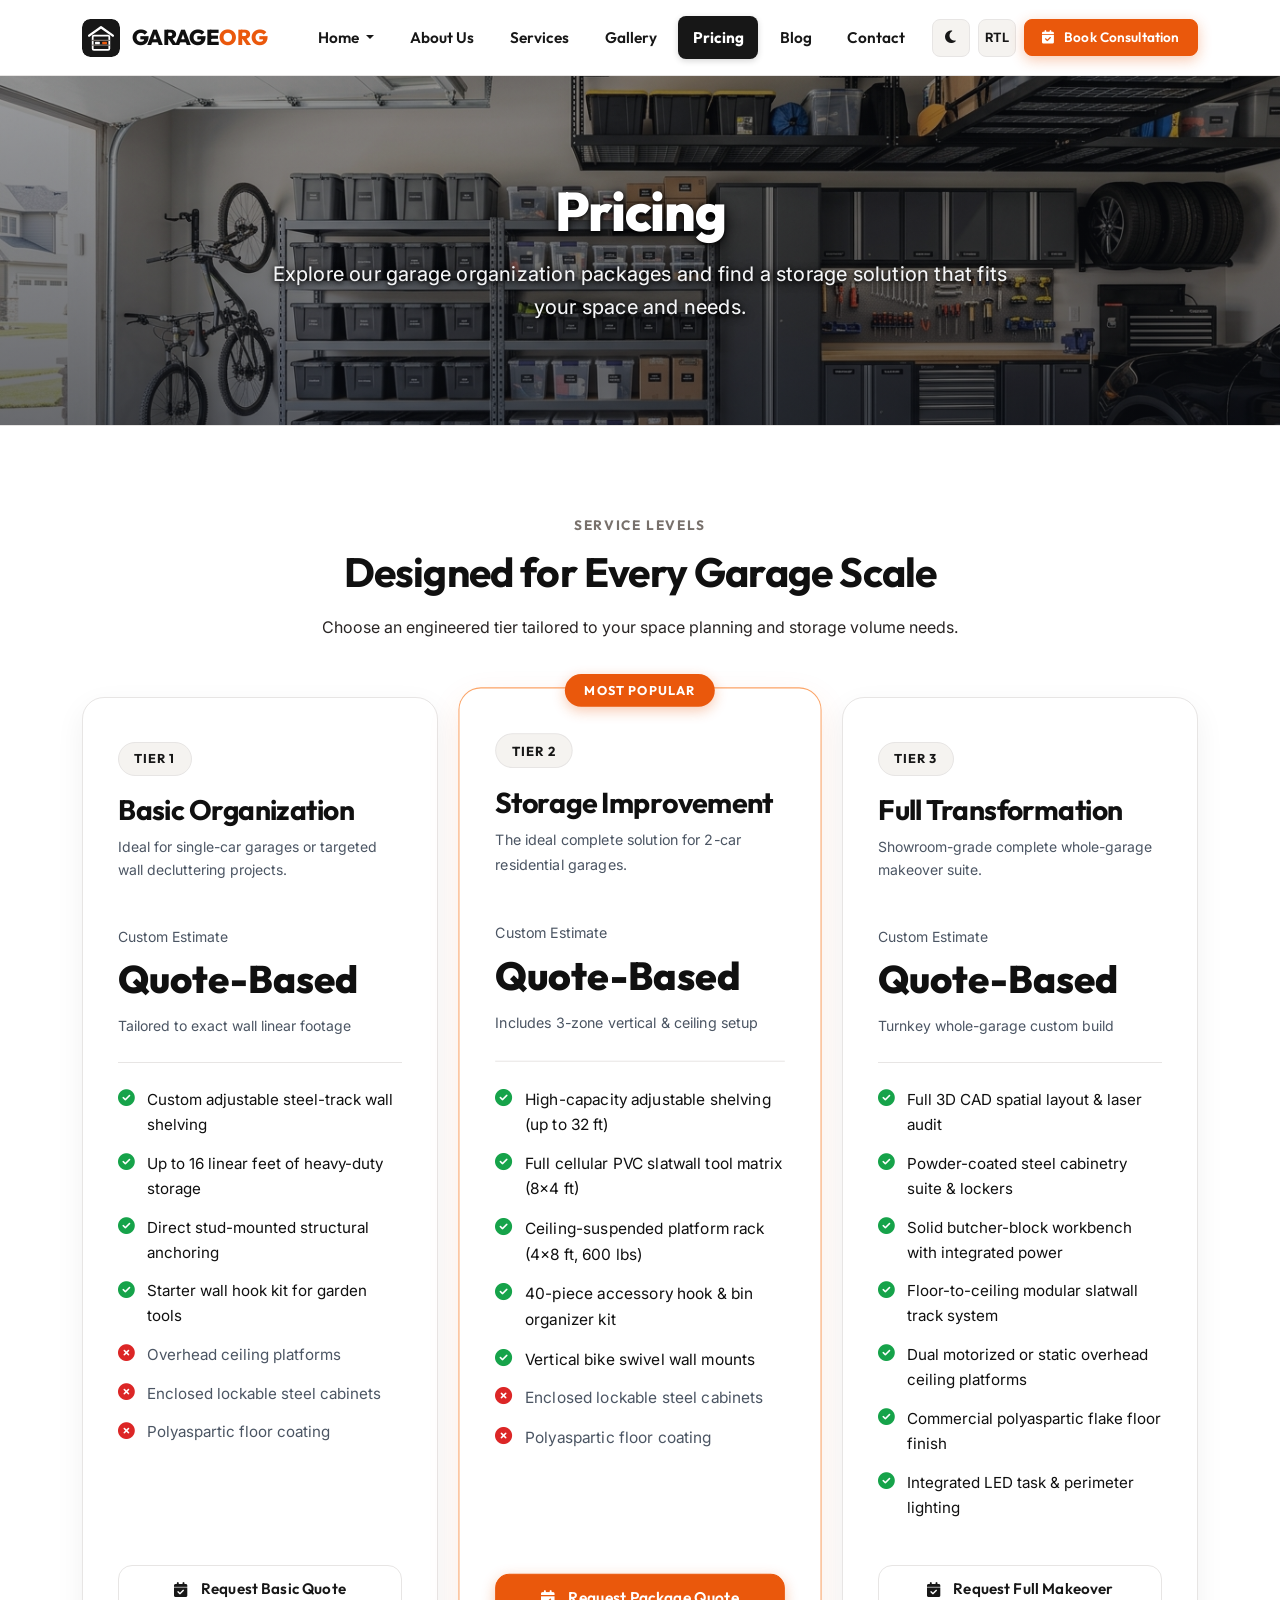
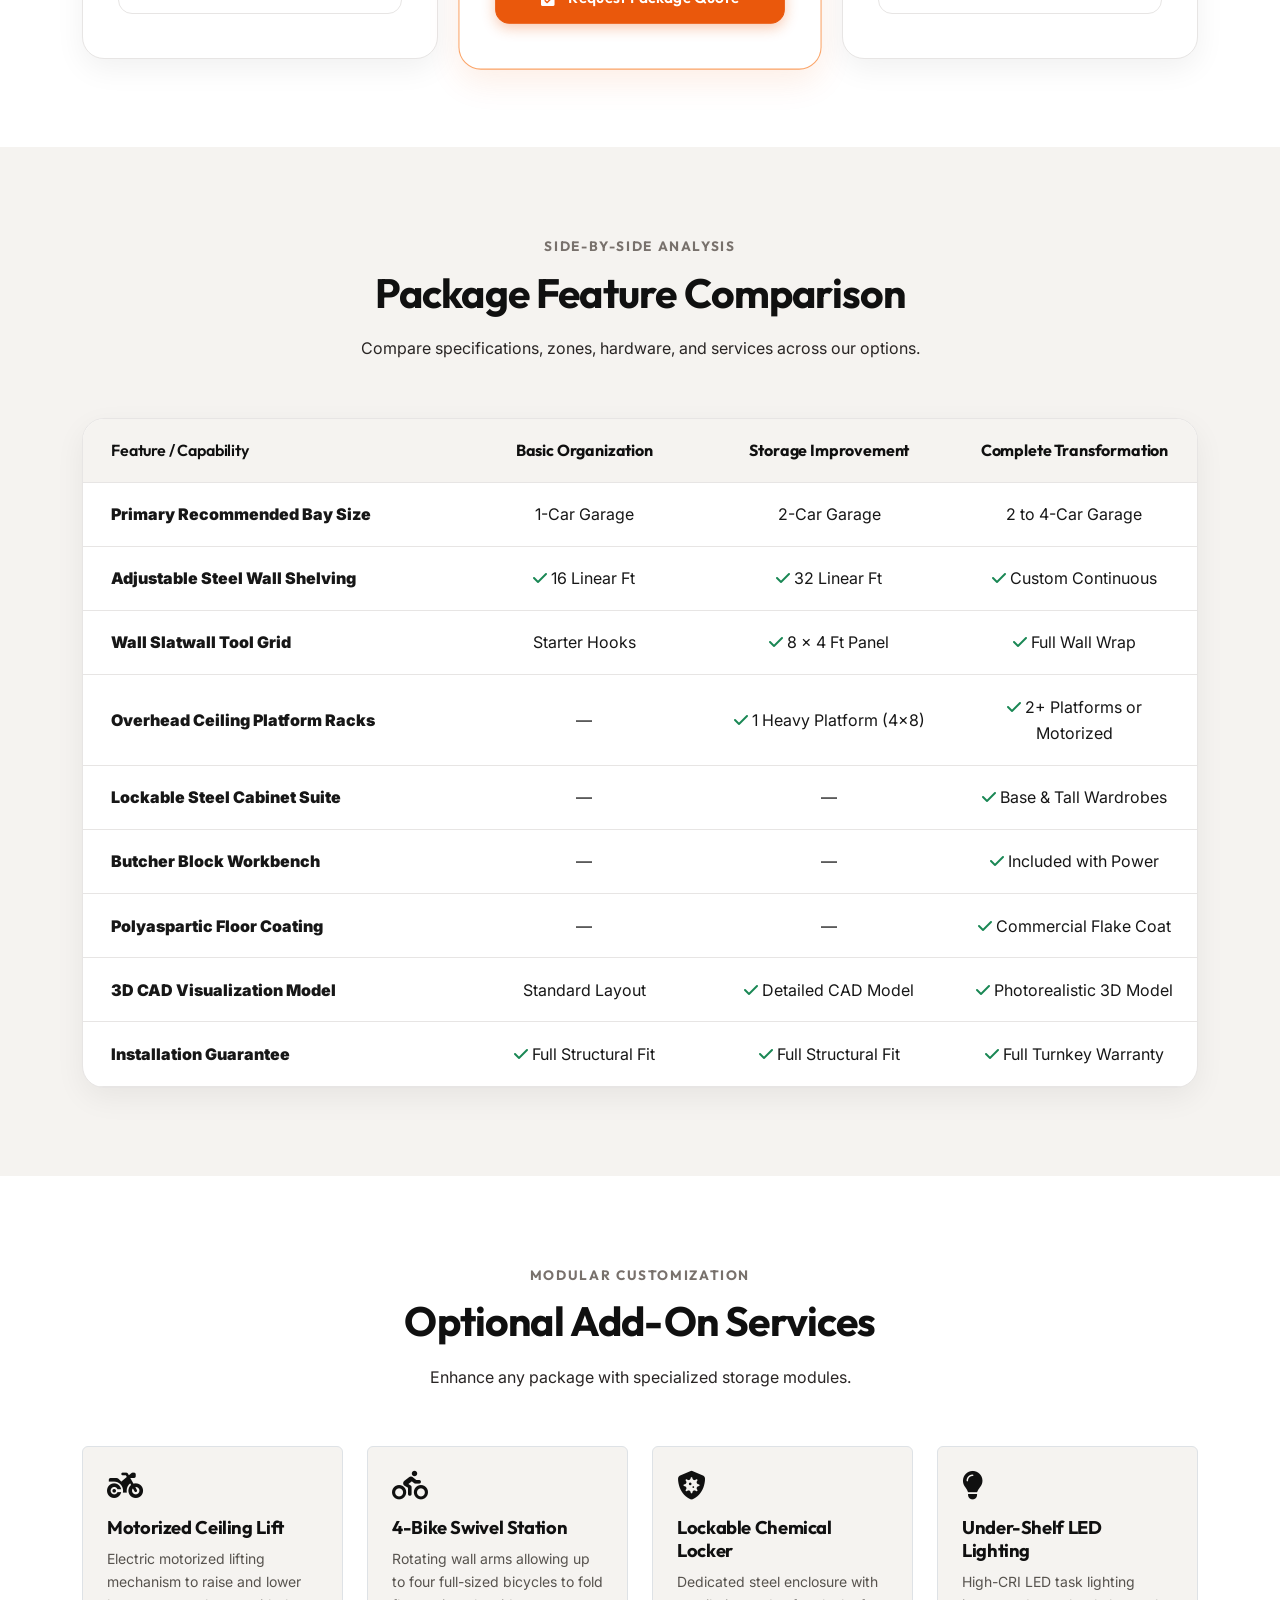
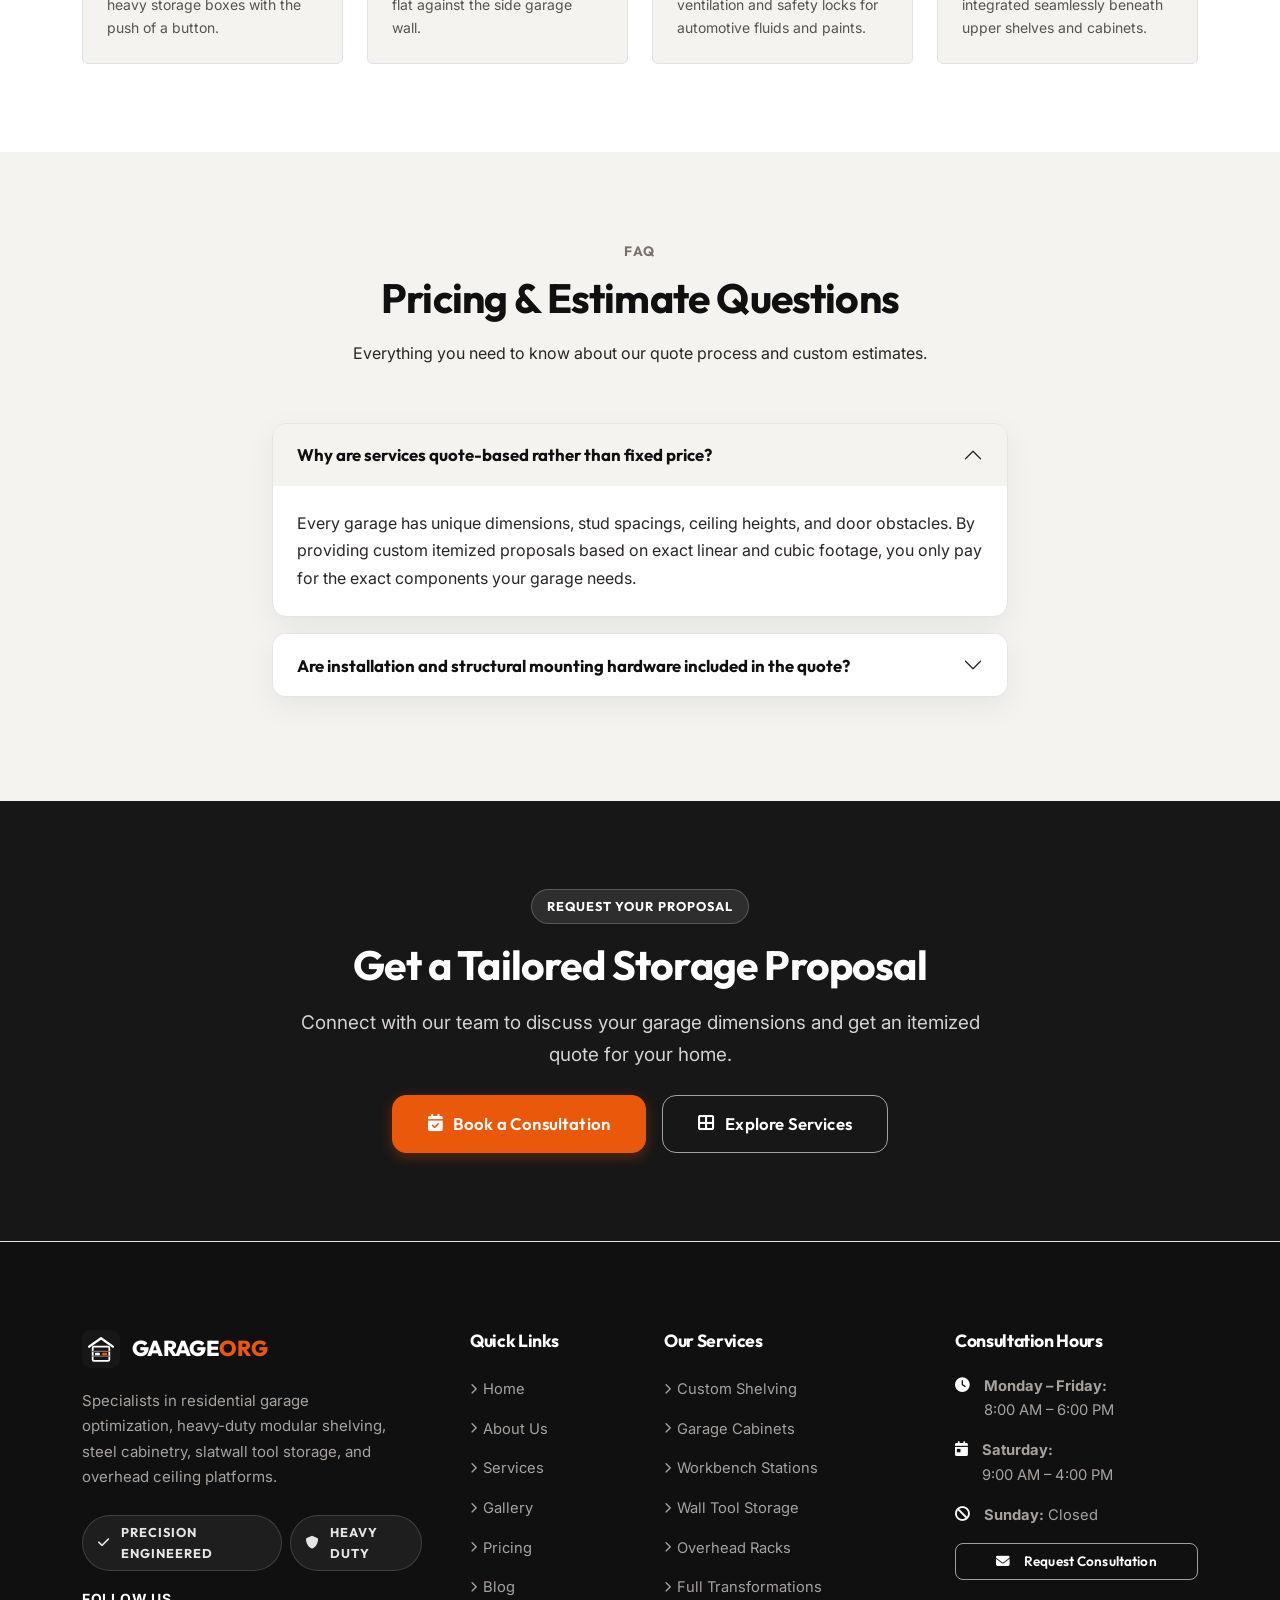
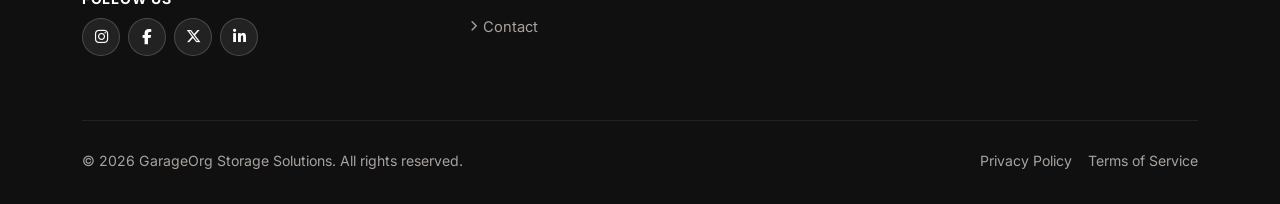
<file: pricing.html>
<!DOCTYPE html>
<html lang="en" data-theme="light" dir="ltr">
<head>
  <meta charset="UTF-8">
  <meta name="viewport" content="width=device-width, initial-scale=1.0">
  <title>Pricing & Packages — Garage & Storage Organization Service</title>
  <meta name="description" content="Transparent garage organization packages: Basic shelving packages, storage improvement suites, and complete whole-garage transformations.">
  <link rel="icon" type="image/svg+xml" href="assets/images/favicon.svg">

  <!-- Bootstrap 5 CSS -->
  <link rel="stylesheet" href="https://cdn.jsdelivr.net/npm/bootstrap@5.3.3/dist/css/bootstrap.min.css">
  <!-- Font Awesome 6 -->
  <link rel="stylesheet" href="https://cdnjs.cloudflare.com/ajax/libs/font-awesome/6.5.1/css/all.min.css">
  <!-- Custom CSS -->
  <link rel="stylesheet" href="assets/css/style.css">
</head>
<body data-page="pricing">

  <!-- ==========================================================================
       NAVBAR (SINGLE UNIFIED NAVBAR)
       ========================================================================== -->
  <header class="sticky-top">
    <nav class="navbar navbar-expand-lg site-navbar" aria-label="Main Navigation">
      <div class="container">
        <a class="navbar-brand" href="index.html">
          <img src="assets/images/favicon.svg" alt="GarageOrg Logo" class="brand-logo-img">
          <span>GARAGE<span class="brand-org">ORG</span></span>
        </a>

        <div class="d-flex align-items-center gap-2 d-lg-none">
          <button class="nav-util-btn theme-toggle-btn" aria-label="Toggle Theme">
            <i class="fas fa-moon"></i>
          </button>
          <button class="nav-util-btn rtl-toggle-btn" aria-label="Toggle Direction">
            <span class="fw-bold" style="font-size:0.8rem">RTL</span>
          </button>
          <button class="navbar-toggler" type="button" data-bs-toggle="collapse" data-bs-target="#navbarContent" aria-controls="navbarContent" aria-expanded="false" aria-label="Toggle navigation">
            <i class="fas fa-bars"></i>
          </button>
        </div>

        <div class="collapse navbar-collapse" id="navbarContent">
          <ul class="navbar-nav mx-auto mb-2 mb-lg-0">
            <li class="nav-item dropdown">
              <a class="nav-link dropdown-toggle" href="#" role="button" data-bs-toggle="dropdown" aria-expanded="false">
                Home
              </a>
              <ul class="dropdown-menu">
                <li><a class="dropdown-item" href="index.html">Garage Storage Solutions</a></li>
                <li><a class="dropdown-item" href="index-2.html">Garage Transformations</a></li>
              </ul>
            </li>
            <li class="nav-item"><a class="nav-link" href="about.html">About Us</a></li>
            <li class="nav-item"><a class="nav-link" href="services.html">Services</a></li>
            <li class="nav-item"><a class="nav-link" href="gallery.html">Gallery</a></li>
            <li class="nav-item"><a class="nav-link active" href="pricing.html">Pricing</a></li>
            <li class="nav-item"><a class="nav-link" href="blog.html">Blog</a></li>
            <li class="nav-item"><a class="nav-link" href="contact.html">Contact</a></li>
          </ul>

          <div class="d-flex align-items-center gap-2">
            <button class="nav-util-btn theme-toggle-btn d-none d-lg-inline-flex" title="Toggle Theme" aria-label="Toggle Theme">
              <i class="fas fa-moon"></i>
            </button>
            <button class="nav-util-btn rtl-toggle-btn d-none d-lg-inline-flex" title="Toggle Direction" aria-label="Toggle Direction">
              <span class="fw-bold" style="font-size:0.8rem">RTL</span>
            </button>
            <a href="contact.html" class="btn btn-primary btn-sm">
              <i class="fas fa-calendar-check"></i> Book Consultation
            </a>
          </div>
        </div>
      </div>
    </nav>
  </header>

  <!-- ==========================================================================
       INNER HERO
       ========================================================================== -->
  <section class="inner-hero" style="background-image: url('assets/images/pricing-hero.jpg');">
    <div class="inner-hero-overlay"></div>
    <div class="container">
      <div class="inner-hero-content text-center">
        <h1 class="inner-hero-title">Pricing</h1>
        <p class="inner-hero-desc">
          Explore our garage organization packages and find a storage solution that fits your space and needs.
        </p>
      </div>
    </div>
  </section>

  <!-- ==========================================================================
       PRICING PACKAGES GRID
       ========================================================================== -->
  <section class="section-py bg-body-theme" id="packageGrid">
    <div class="container">
      <div class="section-header text-center">
        <span class="section-subtitle">Service Levels</span>
        <h2 class="section-title">Designed for Every Garage Scale</h2>
        <p>Choose an engineered tier tailored to your space planning and storage volume needs.</p>
      </div>

      <div class="row g-4 align-items-stretch">
        <!-- Package 1: Basic Organization -->
        <div class="col-lg-4">
          <div class="pricing-card">
            <span class="badge-tag mb-3 align-self-start">Tier 1</span>
            <h3>Basic Organization</h3>
            <p class="text-muted small">Ideal for single-car garages or targeted wall decluttering projects.</p>

            <div class="pricing-price-box">
              <div class="text-muted small">Custom Estimate</div>
              <div class="pricing-amount">Quote-Based</div>
              <small class="text-muted">Tailored to exact wall linear footage</small>
            </div>

            <ul class="pricing-feature-list">
              <li><i class="fas fa-check-circle"></i> <span>Custom adjustable steel-track wall shelving</span></li>
              <li><i class="fas fa-check-circle"></i> <span>Up to 16 linear feet of heavy-duty storage</span></li>
              <li><i class="fas fa-check-circle"></i> <span>Direct stud-mounted structural anchoring</span></li>
              <li><i class="fas fa-check-circle"></i> <span>Starter wall hook kit for garden tools</span></li>
              <li class="disabled"><i class="fas fa-times-circle"></i> <span>Overhead ceiling platforms</span></li>
              <li class="disabled"><i class="fas fa-times-circle"></i> <span>Enclosed lockable steel cabinets</span></li>
              <li class="disabled"><i class="fas fa-times-circle"></i> <span>Polyaspartic floor coating</span></li>
            </ul>

            <a href="contact.html?package=basic" class="btn btn-outline-brand w-100">
              <i class="fas fa-calendar-check me-1"></i> Request Basic Quote
            </a>
          </div>
        </div>

        <!-- Package 2: Storage Improvement (Featured) -->
        <div class="col-lg-4">
          <div class="pricing-card featured">
            <span class="pricing-badge-popular">Most Popular</span>
            <span class="badge-tag mb-3 align-self-start">Tier 2</span>
            <h3>Storage Improvement</h3>
            <p class="text-muted small">The ideal complete solution for 2-car residential garages.</p>

            <div class="pricing-price-box">
              <div class="text-muted small">Custom Estimate</div>
              <div class="pricing-amount">Quote-Based</div>
              <small class="text-muted">Includes 3-zone vertical & ceiling setup</small>
            </div>

            <ul class="pricing-feature-list">
              <li><i class="fas fa-check-circle"></i> <span>High-capacity adjustable shelving (up to 32 ft)</span></li>
              <li><i class="fas fa-check-circle"></i> <span>Full cellular PVC slatwall tool matrix (8x4 ft)</span></li>
              <li><i class="fas fa-check-circle"></i> <span>Ceiling-suspended platform rack (4x8 ft, 600 lbs)</span></li>
              <li><i class="fas fa-check-circle"></i> <span>40-piece accessory hook & bin organizer kit</span></li>
              <li><i class="fas fa-check-circle"></i> <span>Vertical bike swivel wall mounts</span></li>
              <li class="disabled"><i class="fas fa-times-circle"></i> <span>Enclosed lockable steel cabinets</span></li>
              <li class="disabled"><i class="fas fa-times-circle"></i> <span>Polyaspartic floor coating</span></li>
            </ul>

            <a href="contact.html?package=improvement" class="btn btn-primary w-100">
              <i class="fas fa-calendar-check me-1"></i> Request Package Quote
            </a>
          </div>
        </div>

        <!-- Package 3: Complete Transformation -->
        <div class="col-lg-4">
          <div class="pricing-card">
            <span class="badge-tag mb-3 align-self-start">Tier 3</span>
            <h3>Full Transformation</h3>
            <p class="text-muted small">Showroom-grade complete whole-garage makeover suite.</p>

            <div class="pricing-price-box">
              <div class="text-muted small">Custom Estimate</div>
              <div class="pricing-amount">Quote-Based</div>
              <small class="text-muted">Turnkey whole-garage custom build</small>
            </div>

            <ul class="pricing-feature-list">
              <li><i class="fas fa-check-circle"></i> <span>Full 3D CAD spatial layout & laser audit</span></li>
              <li><i class="fas fa-check-circle"></i> <span>Powder-coated steel cabinetry suite & lockers</span></li>
              <li><i class="fas fa-check-circle"></i> <span>Solid butcher-block workbench with integrated power</span></li>
              <li><i class="fas fa-check-circle"></i> <span>Floor-to-ceiling modular slatwall track system</span></li>
              <li><i class="fas fa-check-circle"></i> <span>Dual motorized or static overhead ceiling platforms</span></li>
              <li><i class="fas fa-check-circle"></i> <span>Commercial polyaspartic flake floor finish</span></li>
              <li><i class="fas fa-check-circle"></i> <span>Integrated LED task & perimeter lighting</span></li>
            </ul>

            <a href="contact.html?package=transformation" class="btn btn-outline-brand w-100">
              <i class="fas fa-calendar-check me-1"></i> Request Full Makeover
            </a>
          </div>
        </div>
      </div>
    </div>
  </section>

  <!-- ==========================================================================
       FEATURE COMPARISON TABLE
       ========================================================================== -->
  <section class="section-py bg-surface">
    <div class="container">
      <div class="section-header text-center">
        <span class="section-subtitle">Side-by-Side Analysis</span>
        <h2 class="section-title">Package Feature Comparison</h2>
        <p>Compare specifications, zones, hardware, and services across our options.</p>
      </div>

      <div class="comparison-table-wrap">
        <div class="table-responsive">
          <table class="table-custom">
            <thead>
              <tr>
                <th style="width: 34%;">Feature / Capability</th>
                <th style="width: 22%;">Basic Organization</th>
                <th style="width: 22%;">Storage Improvement</th>
                <th style="width: 22%;">Complete Transformation</th>
              </tr>
            </thead>
            <tbody>
              <tr>
                <td><strong>Primary Recommended Bay Size</strong></td>
                <td>1-Car Garage</td>
                <td>2-Car Garage</td>
                <td>2 to 4-Car Garage</td>
              </tr>
              <tr>
                <td><strong>Adjustable Steel Wall Shelving</strong></td>
                <td><i class="fas fa-check text-success"></i> 16 Linear Ft</td>
                <td><i class="fas fa-check text-success"></i> 32 Linear Ft</td>
                <td><i class="fas fa-check text-success"></i> Custom Continuous</td>
              </tr>
              <tr>
                <td><strong>Wall Slatwall Tool Grid</strong></td>
                <td>Starter Hooks</td>
                <td><i class="fas fa-check text-success"></i> 8 x 4 Ft Panel</td>
                <td><i class="fas fa-check text-success"></i> Full Wall Wrap</td>
              </tr>
              <tr>
                <td><strong>Overhead Ceiling Platform Racks</strong></td>
                <td>—</td>
                <td><i class="fas fa-check text-success"></i> 1 Heavy Platform (4x8)</td>
                <td><i class="fas fa-check text-success"></i> 2+ Platforms or Motorized</td>
              </tr>
              <tr>
                <td><strong>Lockable Steel Cabinet Suite</strong></td>
                <td>—</td>
                <td>—</td>
                <td><i class="fas fa-check text-success"></i> Base & Tall Wardrobes</td>
              </tr>
              <tr>
                <td><strong>Butcher Block Workbench</strong></td>
                <td>—</td>
                <td>—</td>
                <td><i class="fas fa-check text-success"></i> Included with Power</td>
              </tr>
              <tr>
                <td><strong>Polyaspartic Floor Coating</strong></td>
                <td>—</td>
                <td>—</td>
                <td><i class="fas fa-check text-success"></i> Commercial Flake Coat</td>
              </tr>
              <tr>
                <td><strong>3D CAD Visualization Model</strong></td>
                <td>Standard Layout</td>
                <td><i class="fas fa-check text-success"></i> Detailed CAD Model</td>
                <td><i class="fas fa-check text-success"></i> Photorealistic 3D Model</td>
              </tr>
              <tr>
                <td><strong>Installation Guarantee</strong></td>
                <td><i class="fas fa-check text-success"></i> Full Structural Fit</td>
                <td><i class="fas fa-check text-success"></i> Full Structural Fit</td>
                <td><i class="fas fa-check text-success"></i> Full Turnkey Warranty</td>
              </tr>
            </tbody>
          </table>
        </div>
      </div>
    </div>
  </section>

  <!-- ==========================================================================
       OPTIONAL ADD-ON SERVICES
       ========================================================================== -->
  <section class="section-py bg-body-theme">
    <div class="container">
      <div class="section-header text-center">
        <span class="section-subtitle">Modular Customization</span>
        <h2 class="section-title">Optional Add-On Services</h2>
        <p>Enhance any package with specialized storage modules.</p>
      </div>

      <div class="row g-4">
        <div class="col-md-6 col-lg-3">
          <div class="p-4 rounded border h-100" style="background-color: var(--bg-surface); border-color: var(--border-color);">
            <i class="fas fa-motorcycle mb-3" style="font-size: 1.8rem; color: var(--text-heading);"></i>
            <h5>Motorized Ceiling Lift</h5>
            <p class="small text-muted mb-0">Electric motorized lifting mechanism to raise and lower heavy storage boxes with the push of a button.</p>
          </div>
        </div>

        <div class="col-md-6 col-lg-3">
          <div class="p-4 rounded border h-100" style="background-color: var(--bg-surface); border-color: var(--border-color);">
            <i class="fas fa-person-biking mb-3" style="font-size: 1.8rem; color: var(--text-heading);"></i>
            <h5>4-Bike Swivel Station</h5>
            <p class="small text-muted mb-0">Rotating wall arms allowing up to four full-sized bicycles to fold flat against the side garage wall.</p>
          </div>
        </div>

        <div class="col-md-6 col-lg-3">
          <div class="p-4 rounded border h-100" style="background-color: var(--bg-surface); border-color: var(--border-color);">
            <i class="fas fa-shield-virus mb-3" style="font-size: 1.8rem; color: var(--text-heading);"></i>
            <h5>Lockable Chemical Locker</h5>
            <p class="small text-muted mb-0">Dedicated steel enclosure with ventilation and safety locks for automotive fluids and paints.</p>
          </div>
        </div>

        <div class="col-md-6 col-lg-3">
          <div class="p-4 rounded border h-100" style="background-color: var(--bg-surface); border-color: var(--border-color);">
            <i class="fas fa-lightbulb mb-3" style="font-size: 1.8rem; color: var(--text-heading);"></i>
            <h5>Under-Shelf LED Lighting</h5>
            <p class="small text-muted mb-0">High-CRI LED task lighting integrated seamlessly beneath upper shelves and cabinets.</p>
          </div>
        </div>
      </div>
    </div>
  </section>

  <!-- ==========================================================================
       PRICING FAQS
       ========================================================================== -->
  <section class="section-py bg-surface">
    <div class="container">
      <div class="section-header text-center">
        <span class="section-subtitle">FAQ</span>
        <h2 class="section-title">Pricing & Estimate Questions</h2>
        <p>Everything you need to know about our quote process and custom estimates.</p>
      </div>

      <div class="row justify-content-center">
        <div class="col-lg-8">
          <div class="accordion accordion-custom" id="pricingFaq">
            <div class="accordion-item">
              <h2 class="accordion-header" id="pFaq1">
                <button class="accordion-button" type="button" data-bs-toggle="collapse" data-bs-target="#collapsePFaq1" aria-expanded="true" aria-controls="collapsePFaq1">
                  Why are services quote-based rather than fixed price?
                </button>
              </h2>
              <div id="collapsePFaq1" class="accordion-collapse collapse show" aria-labelledby="pFaq1" data-bs-parent="#pricingFaq">
                <div class="accordion-body">
                  Every garage has unique dimensions, stud spacings, ceiling heights, and door obstacles. By providing custom itemized proposals based on exact linear and cubic footage, you only pay for the exact components your garage needs.
                </div>
              </div>
            </div>

            <div class="accordion-item">
              <h2 class="accordion-header" id="pFaq2">
                <button class="accordion-button collapsed" type="button" data-bs-toggle="collapse" data-bs-target="#collapsePFaq2" aria-expanded="false" aria-controls="collapsePFaq2">
                  Are installation and structural mounting hardware included in the quote?
                </button>
              </h2>
              <div id="collapsePFaq2" class="accordion-collapse collapse" aria-labelledby="pFaq2" data-bs-parent="#pricingFaq">
                <div class="accordion-body">
                  Yes. All quotes are comprehensive and include laser measurement, structural grade-5 hardware, wall stud fastening, assembly, and final leveling.
                </div>
              </div>
            </div>
          </div>
        </div>
      </div>
    </div>
  </section>

  <!-- ==========================================================================
       FINAL CTA
       ========================================================================== -->
  <section class="section-py bg-dark-accent text-center">
    <div class="container">
      <div class="mx-auto" style="max-width: 720px;">
        <span class="badge-tag mb-3" style="background: rgba(255,255,255,0.1); color: #FFF; border-color: rgba(255,255,255,0.2);">
          Request Your Proposal
        </span>
        <h2 class="mb-3 text-white">Get a Tailored Storage Proposal</h2>
        <p class="lead mb-4" style="color: #D6D3D1;">
          Connect with our team to discuss your garage dimensions and get an itemized quote for your home.
        </p>
        <div class="d-flex flex-wrap justify-content-center gap-3">
          <a href="contact.html" class="btn btn-primary btn-lg">
            <i class="fas fa-calendar-check"></i> Book a Consultation
          </a>
          <a href="services.html" class="btn btn-outline-light btn-lg">
            <i class="fas fa-th-large"></i> Explore Services
          </a>
        </div>
      </div>
    </div>
  </section>

  <!-- ==========================================================================
       FOOTER (SINGLE UNIFIED FOOTER)
       ========================================================================== -->
  <footer class="site-footer">
    <div class="container">
      <div class="row g-4 g-lg-5">
        <div class="col-lg-4 col-md-6">
          <a class="footer-brand" href="index.html" aria-label="GarageOrg Home">
            <img src="assets/images/favicon.svg" alt="GarageOrg Logo" class="brand-logo-img">
            <span>GARAGE<span class="brand-org">ORG</span></span>
          </a>
          <p class="footer-desc">
            Specialists in residential garage optimization, heavy-duty modular shelving, steel cabinetry, slatwall tool storage, and overhead ceiling platforms.
          </p>
          <div class="d-flex gap-2">
            <span class="badge-tag" style="background: rgba(255,255,255,0.06); border-color: rgba(255,255,255,0.15); color: #E7E5E4;">
              <i class="fas fa-check me-1"></i> Precision Engineered
            </span>
            <span class="badge-tag" style="background: rgba(255,255,255,0.06); border-color: rgba(255,255,255,0.15); color: #E7E5E4;">
              <i class="fas fa-shield me-1"></i> Heavy Duty
            </span>
          </div>
          <!-- Follow Us Social Links -->
          <div class="footer-social-wrap mt-3">
            <span class="footer-social-title d-block mb-2 text-white fw-bold small text-uppercase" style="letter-spacing: 0.05em;">Follow Us</span>
            <div class="d-flex gap-2">
              <a href="https://instagram.com/garageorg" class="footer-social-link" target="_blank" rel="noopener noreferrer" aria-label="GarageOrg on Instagram" title="Follow GarageOrg on Instagram">
                <i class="fab fa-instagram"></i>
              </a>
              <a href="https://facebook.com/garageorg" class="footer-social-link" target="_blank" rel="noopener noreferrer" aria-label="GarageOrg on Facebook" title="Follow GarageOrg on Facebook">
                <i class="fab fa-facebook-f"></i>
              </a>
              <a href="https://x.com/garageorg" class="footer-social-link" target="_blank" rel="noopener noreferrer" aria-label="GarageOrg on X (formerly Twitter)" title="Follow GarageOrg on X">
                <i class="fab fa-x-twitter"></i>
              </a>
              <a href="https://linkedin.com/company/garageorg" class="footer-social-link" target="_blank" rel="noopener noreferrer" aria-label="GarageOrg on LinkedIn" title="Follow GarageOrg on LinkedIn">
                <i class="fab fa-linkedin-in"></i>
              </a>
            </div>
          </div>
        </div>

        <div class="col-lg-2 col-md-6 col-6">
          <h4 class="footer-heading">Quick Links</h4>
          <ul class="footer-links">
            <li><a href="index.html"><i class="fas fa-chevron-right fa-xs"></i> Home</a></li>
            <li><a href="about.html"><i class="fas fa-chevron-right fa-xs"></i> About Us</a></li>
            <li><a href="services.html"><i class="fas fa-chevron-right fa-xs"></i> Services</a></li>
            <li><a href="gallery.html"><i class="fas fa-chevron-right fa-xs"></i> Gallery</a></li>
            <li><a href="pricing.html"><i class="fas fa-chevron-right fa-xs"></i> Pricing</a></li>
            <li><a href="blog.html"><i class="fas fa-chevron-right fa-xs"></i> Blog</a></li>
            <li><a href="contact.html"><i class="fas fa-chevron-right fa-xs"></i> Contact</a></li>
          </ul>
        </div>

        <div class="col-lg-3 col-md-6 col-6">
          <h4 class="footer-heading">Our Services</h4>
          <ul class="footer-links">
            <li><a href="service-details.html?service=shelving"><i class="fas fa-chevron-right fa-xs"></i> Custom Shelving</a></li>
            <li><a href="service-details.html?service=cabinets"><i class="fas fa-chevron-right fa-xs"></i> Garage Cabinets</a></li>
            <li><a href="service-details.html?service=workbench"><i class="fas fa-chevron-right fa-xs"></i> Workbench Stations</a></li>
            <li><a href="service-details.html?service=tools"><i class="fas fa-chevron-right fa-xs"></i> Wall Tool Storage</a></li>
            <li><a href="service-details.html?service=overhead"><i class="fas fa-chevron-right fa-xs"></i> Overhead Racks</a></li>
            <li><a href="service-details.html?service=complete"><i class="fas fa-chevron-right fa-xs"></i> Full Transformations</a></li>
          </ul>
        </div>

        <div class="col-lg-3 col-md-6">
          <h4 class="footer-heading">Consultation Hours</h4>
          <div class="footer-contact-item">
            <i class="fas fa-clock"></i>
            <div>
              <strong>Monday – Friday:</strong><br>
              8:00 AM – 6:00 PM
            </div>
          </div>
          <div class="footer-contact-item">
            <i class="fas fa-calendar-day"></i>
            <div>
              <strong>Saturday:</strong><br>
              9:00 AM – 4:00 PM
            </div>
          </div>
          <div class="footer-contact-item">
            <i class="fas fa-ban"></i>
            <div>
              <strong>Sunday:</strong> Closed
            </div>
          </div>
          <div class="mt-3">
            <a href="contact.html" class="btn btn-outline-light btn-sm w-100">
              <i class="fas fa-envelope me-1"></i> Request Consultation
            </a>
          </div>
        </div>
      </div>

            <div class="footer-bottom">
        <div>&copy; 2026 GarageOrg Storage Solutions. All rights reserved.</div>
        <div class="d-flex gap-3">
          <a href="privacy-policy.html" style="color: var(--footer-muted);">Privacy Policy</a>
          <a href="terms-of-service.html" style="color: var(--footer-muted);">Terms of Service</a>
        </div>
      </div>
    </div>
  </footer>

  <!-- Bootstrap 5 Bundle JS -->
  <script src="https://cdn.jsdelivr.net/npm/bootstrap@5.3.3/dist/js/bootstrap.bundle.min.js"></script>
  <!-- Main JS -->
  <script src="assets/js/main.js"></script>
</body>
</html>
</file>
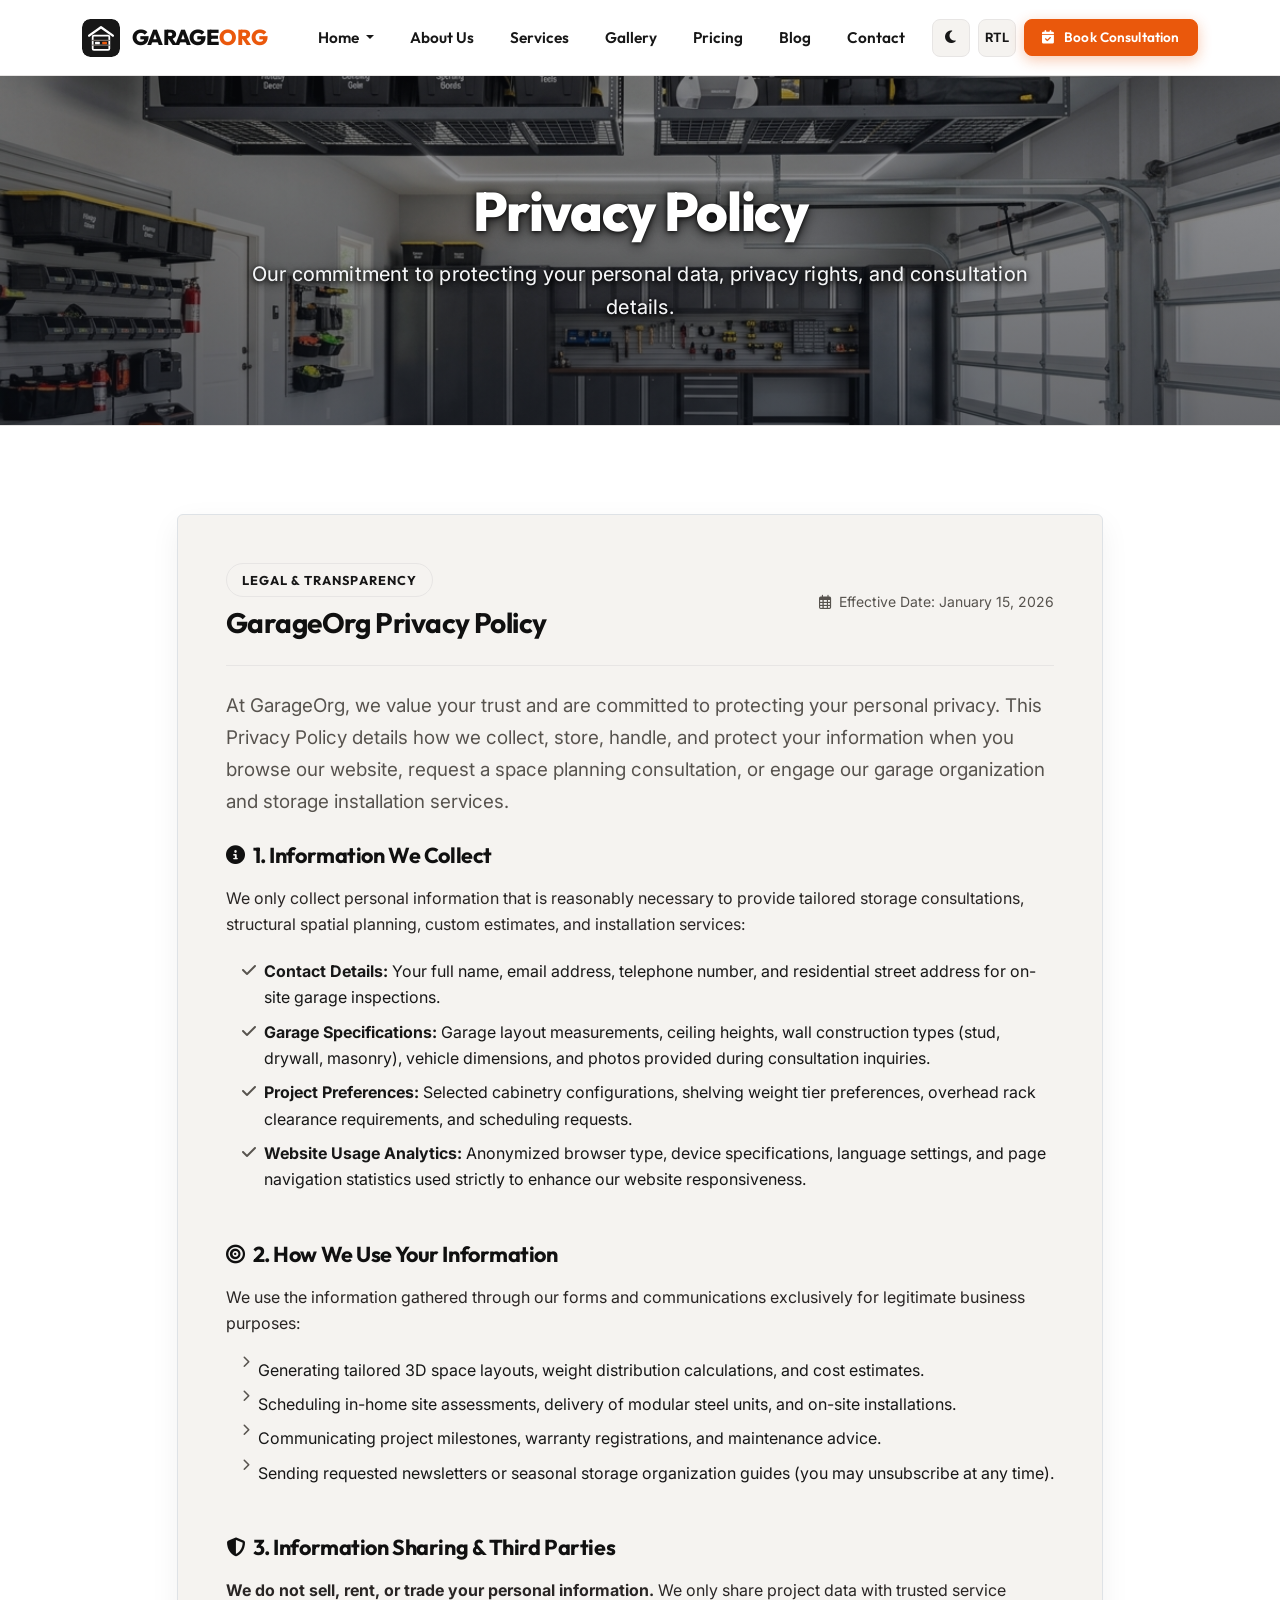
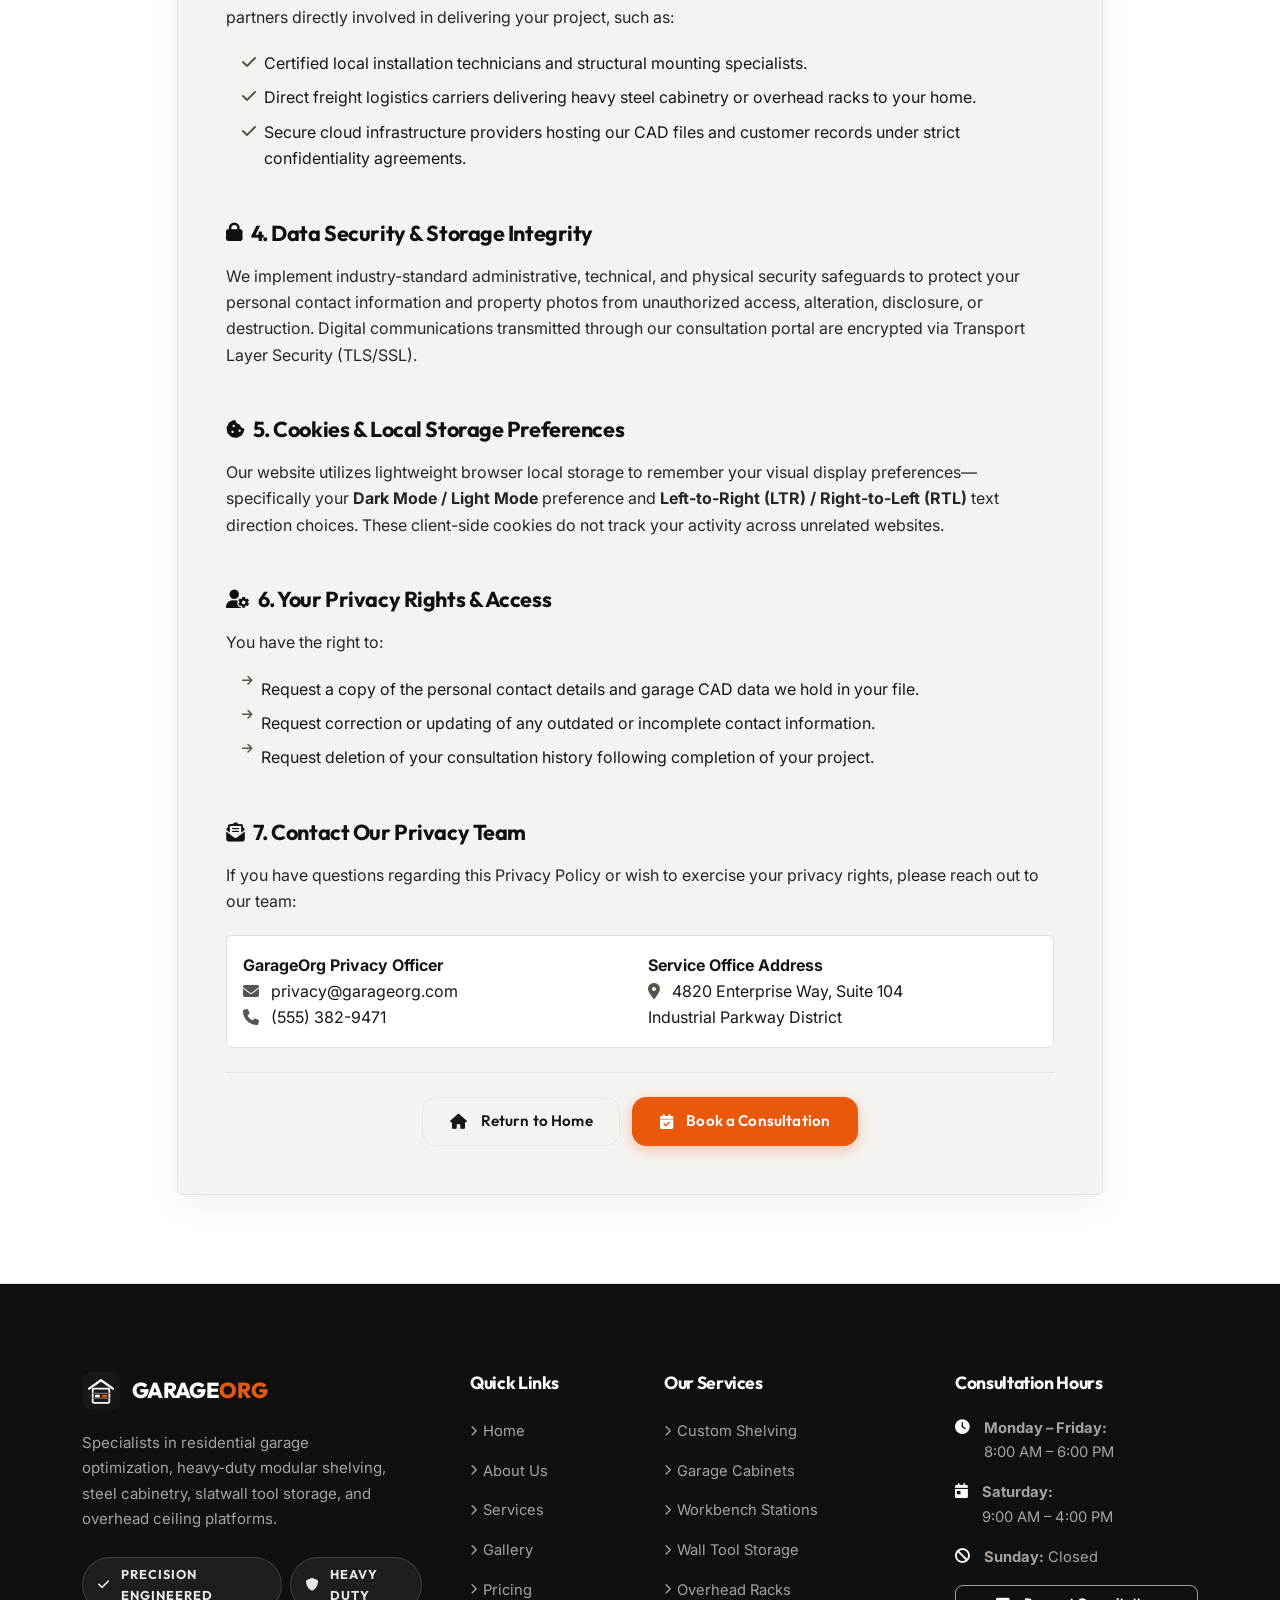
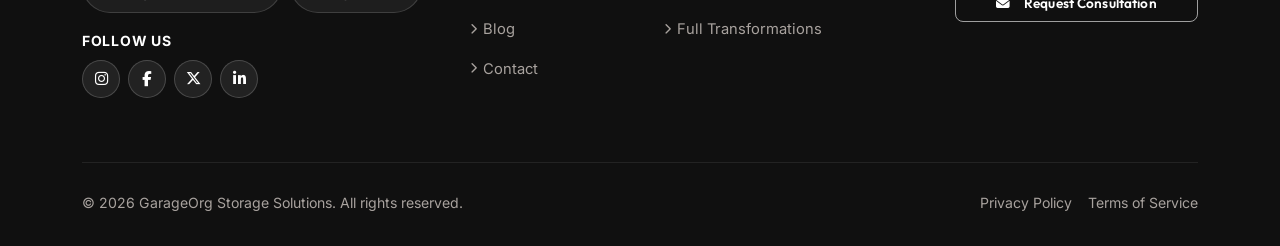
<file: privacy-policy.html>
<!DOCTYPE html>
<html lang="en" data-theme="light" dir="ltr">
<head>
  <meta charset="UTF-8">
  <meta name="viewport" content="width=device-width, initial-scale=1.0">
  <title>Privacy Policy — Garage & Storage Organization Service</title>
  <meta name="description" content="Read the GarageOrg Privacy Policy to understand how we collect, use, and protect your personal information, garage dimensions, and consultation details.">
  <link rel="icon" type="image/svg+xml" href="assets/images/favicon.svg">

  <!-- Bootstrap 5 CSS -->
  <link rel="stylesheet" href="https://cdn.jsdelivr.net/npm/bootstrap@5.3.3/dist/css/bootstrap.min.css">
  <!-- Font Awesome 6 -->
  <link rel="stylesheet" href="https://cdnjs.cloudflare.com/ajax/libs/font-awesome/6.5.1/css/all.min.css">
  <!-- Custom CSS -->
  <link rel="stylesheet" href="assets/css/style.css">
</head>
<body data-page="privacy-policy">

  <!-- ==========================================================================
       NAVBAR
       ========================================================================== -->
  <header class="sticky-top">
    <nav class="navbar navbar-expand-lg site-navbar" aria-label="Main Navigation">
      <div class="container">
        <a class="navbar-brand" href="index.html">
          <img src="assets/images/favicon.svg" alt="GarageOrg Logo" class="brand-logo-img">
          <span>GARAGE<span class="brand-org">ORG</span></span>
        </a>

        <div class="d-flex align-items-center gap-2 d-lg-none">
          <button class="nav-util-btn theme-toggle-btn" aria-label="Toggle Theme">
            <i class="fas fa-moon"></i>
          </button>
          <button class="nav-util-btn rtl-toggle-btn" aria-label="Toggle Direction">
            <span class="fw-bold" style="font-size:0.8rem">RTL</span>
          </button>
          <button class="navbar-toggler" type="button" data-bs-toggle="collapse" data-bs-target="#navbarContent" aria-controls="navbarContent" aria-expanded="false" aria-label="Toggle navigation">
            <i class="fas fa-bars"></i>
          </button>
        </div>

        <div class="collapse navbar-collapse" id="navbarContent">
          <ul class="navbar-nav mx-auto mb-2 mb-lg-0">
            <li class="nav-item dropdown">
              <a class="nav-link dropdown-toggle" href="#" role="button" data-bs-toggle="dropdown" aria-expanded="false">
                Home
              </a>
              <ul class="dropdown-menu">
                <li><a class="dropdown-item" href="index.html">Garage Storage Solutions</a></li>
                <li><a class="dropdown-item" href="index-2.html">Garage Transformations</a></li>
              </ul>
            </li>
            <li class="nav-item"><a class="nav-link" href="about.html">About Us</a></li>
            <li class="nav-item"><a class="nav-link" href="services.html">Services</a></li>
            <li class="nav-item"><a class="nav-link" href="gallery.html">Gallery</a></li>
            <li class="nav-item"><a class="nav-link" href="pricing.html">Pricing</a></li>
            <li class="nav-item"><a class="nav-link" href="blog.html">Blog</a></li>
            <li class="nav-item"><a class="nav-link" href="contact.html">Contact</a></li>
          </ul>

          <div class="d-flex align-items-center gap-2">
            <button class="nav-util-btn theme-toggle-btn d-none d-lg-inline-flex" title="Toggle Theme" aria-label="Toggle Theme">
              <i class="fas fa-moon"></i>
            </button>
            <button class="nav-util-btn rtl-toggle-btn d-none d-lg-inline-flex" title="Toggle Direction" aria-label="Toggle Direction">
              <span class="fw-bold" style="font-size:0.8rem">RTL</span>
            </button>
            <a href="contact.html" class="btn btn-primary btn-sm">
              <i class="fas fa-calendar-check"></i> Book Consultation
            </a>
          </div>
        </div>
      </div>
    </nav>
  </header>

  <!-- ==========================================================================
       INNER HERO
       ========================================================================== -->
  <section class="inner-hero" style="background-image: url('assets/images/after-1.jpg');">
    <div class="inner-hero-overlay"></div>
    <div class="container">
      <div class="inner-hero-content text-center">
        <h1 class="inner-hero-title">Privacy Policy</h1>
        <p class="inner-hero-desc">
          Our commitment to protecting your personal data, privacy rights, and consultation details.
        </p>
      </div>
    </div>
  </section>

  <!-- ==========================================================================
       POLICY CONTENT SECTION
       ========================================================================== -->
  <main class="section-py bg-body-theme">
    <div class="container">
      <div class="row justify-content-center">
        <div class="col-lg-10">
          <div class="p-4 p-md-5 rounded border bg-surface" style="border-color: var(--border-color); border-radius: var(--radius-lg); box-shadow: var(--card-shadow);">
            
            <div class="d-flex flex-wrap align-items-center justify-content-between gap-3 pb-4 mb-4 border-bottom" style="border-color: var(--border-color) !important;">
              <div>
                <span class="badge-tag mb-2">Legal & Transparency</span>
                <h2 class="h3 fw-bold mb-0">GarageOrg Privacy Policy</h2>
              </div>
              <div class="text-muted small">
                <i class="far fa-calendar-alt me-1"></i> Effective Date: January 15, 2026
              </div>
            </div>

            <p class="lead text-muted mb-4">
              At GarageOrg, we value your trust and are committed to protecting your personal privacy. This Privacy Policy details how we collect, store, handle, and protect your information when you browse our website, request a space planning consultation, or engage our garage organization and storage installation services.
            </p>

            <section class="mb-5">
              <h3 class="h4 fw-bold mb-3 d-flex align-items-center gap-2">
                <i class="fas fa-info-circle fa-sm" style="color: var(--text-heading);"></i>
                1. Information We Collect
              </h3>
              <p>We only collect personal information that is reasonably necessary to provide tailored storage consultations, structural spatial planning, custom estimates, and installation services:</p>
              <ul class="list-unstyled ps-3 mb-3">
                <li class="mb-2 d-flex align-items-start gap-2">
                  <i class="fas fa-check text-muted mt-1"></i>
                  <div><strong>Contact Details:</strong> Your full name, email address, telephone number, and residential street address for on-site garage inspections.</div>
                </li>
                <li class="mb-2 d-flex align-items-start gap-2">
                  <i class="fas fa-check text-muted mt-1"></i>
                  <div><strong>Garage Specifications:</strong> Garage layout measurements, ceiling heights, wall construction types (stud, drywall, masonry), vehicle dimensions, and photos provided during consultation inquiries.</div>
                </li>
                <li class="mb-2 d-flex align-items-start gap-2">
                  <i class="fas fa-check text-muted mt-1"></i>
                  <div><strong>Project Preferences:</strong> Selected cabinetry configurations, shelving weight tier preferences, overhead rack clearance requirements, and scheduling requests.</div>
                </li>
                <li class="mb-2 d-flex align-items-start gap-2">
                  <i class="fas fa-check text-muted mt-1"></i>
                  <div><strong>Website Usage Analytics:</strong> Anonymized browser type, device specifications, language settings, and page navigation statistics used strictly to enhance our website responsiveness.</div>
                </li>
              </ul>
            </section>

            <section class="mb-5">
              <h3 class="h4 fw-bold mb-3 d-flex align-items-center gap-2">
                <i class="fas fa-bullseye fa-sm" style="color: var(--text-heading);"></i>
                2. How We Use Your Information
              </h3>
              <p>We use the information gathered through our forms and communications exclusively for legitimate business purposes:</p>
              <ul class="list-unstyled ps-3 mb-3">
                <li class="mb-2 d-flex align-items-start gap-2">
                  <i class="fas fa-chevron-right text-muted mt-1 fa-xs"></i>
                  <span>Generating tailored 3D space layouts, weight distribution calculations, and cost estimates.</span>
                </li>
                <li class="mb-2 d-flex align-items-start gap-2">
                  <i class="fas fa-chevron-right text-muted mt-1 fa-xs"></i>
                  <span>Scheduling in-home site assessments, delivery of modular steel units, and on-site installations.</span>
                </li>
                <li class="mb-2 d-flex align-items-start gap-2">
                  <i class="fas fa-chevron-right text-muted mt-1 fa-xs"></i>
                  <span>Communicating project milestones, warranty registrations, and maintenance advice.</span>
                </li>
                <li class="mb-2 d-flex align-items-start gap-2">
                  <i class="fas fa-chevron-right text-muted mt-1 fa-xs"></i>
                  <span>Sending requested newsletters or seasonal storage organization guides (you may unsubscribe at any time).</span>
                </li>
              </ul>
            </section>

            <section class="mb-5">
              <h3 class="h4 fw-bold mb-3 d-flex align-items-center gap-2">
                <i class="fas fa-shield-halved fa-sm" style="color: var(--text-heading);"></i>
                3. Information Sharing & Third Parties
              </h3>
              <p>
                <strong>We do not sell, rent, or trade your personal information.</strong> We only share project data with trusted service partners directly involved in delivering your project, such as:
              </p>
              <ul class="list-unstyled ps-3 mb-3">
                <li class="mb-2 d-flex align-items-start gap-2">
                  <i class="fas fa-check text-muted mt-1"></i>
                  <span>Certified local installation technicians and structural mounting specialists.</span>
                </li>
                <li class="mb-2 d-flex align-items-start gap-2">
                  <i class="fas fa-check text-muted mt-1"></i>
                  <span>Direct freight logistics carriers delivering heavy steel cabinetry or overhead racks to your home.</span>
                </li>
                <li class="mb-2 d-flex align-items-start gap-2">
                  <i class="fas fa-check text-muted mt-1"></i>
                  <span>Secure cloud infrastructure providers hosting our CAD files and customer records under strict confidentiality agreements.</span>
                </li>
              </ul>
            </section>

            <section class="mb-5">
              <h3 class="h4 fw-bold mb-3 d-flex align-items-center gap-2">
                <i class="fas fa-lock fa-sm" style="color: var(--text-heading);"></i>
                4. Data Security & Storage Integrity
              </h3>
              <p>
                We implement industry-standard administrative, technical, and physical security safeguards to protect your personal contact information and property photos from unauthorized access, alteration, disclosure, or destruction. Digital communications transmitted through our consultation portal are encrypted via Transport Layer Security (TLS/SSL).
              </p>
            </section>

            <section class="mb-5">
              <h3 class="h4 fw-bold mb-3 d-flex align-items-center gap-2">
                <i class="fas fa-cookie-bite fa-sm" style="color: var(--text-heading);"></i>
                5. Cookies & Local Storage Preferences
              </h3>
              <p>
                Our website utilizes lightweight browser local storage to remember your visual display preferences—specifically your <strong>Dark Mode / Light Mode</strong> preference and <strong>Left-to-Right (LTR) / Right-to-Left (RTL)</strong> text direction choices. These client-side cookies do not track your activity across unrelated websites.
              </p>
            </section>

            <section class="mb-5">
              <h3 class="h4 fw-bold mb-3 d-flex align-items-center gap-2">
                <i class="fas fa-user-gear fa-sm" style="color: var(--text-heading);"></i>
                6. Your Privacy Rights & Access
              </h3>
              <p>You have the right to:</p>
              <ul class="list-unstyled ps-3 mb-3">
                <li class="mb-2 d-flex align-items-start gap-2">
                  <i class="fas fa-arrow-right text-muted mt-1 fa-xs"></i>
                  <span>Request a copy of the personal contact details and garage CAD data we hold in your file.</span>
                </li>
                <li class="mb-2 d-flex align-items-start gap-2">
                  <i class="fas fa-arrow-right text-muted mt-1 fa-xs"></i>
                  <span>Request correction or updating of any outdated or incomplete contact information.</span>
                </li>
                <li class="mb-2 d-flex align-items-start gap-2">
                  <i class="fas fa-arrow-right text-muted mt-1 fa-xs"></i>
                  <span>Request deletion of your consultation history following completion of your project.</span>
                </li>
              </ul>
            </section>

            <section class="mb-4">
              <h3 class="h4 fw-bold mb-3 d-flex align-items-center gap-2">
                <i class="fas fa-envelope-open-text fa-sm" style="color: var(--text-heading);"></i>
                7. Contact Our Privacy Team
              </h3>
              <p>
                If you have questions regarding this Privacy Policy or wish to exercise your privacy rights, please reach out to our team:
              </p>
              <div class="p-3 rounded border" style="background-color: var(--bg-body); border-color: var(--border-color);">
                <div class="row g-3">
                  <div class="col-md-6">
                    <strong>GarageOrg Privacy Officer</strong><br>
                    <i class="fas fa-envelope me-2 text-muted"></i> privacy@garageorg.com<br>
                    <i class="fas fa-phone me-2 text-muted"></i> (555) 382-9471
                  </div>
                  <div class="col-md-6">
                    <strong>Service Office Address</strong><br>
                    <i class="fas fa-location-dot me-2 text-muted"></i> 4820 Enterprise Way, Suite 104<br>
                    Industrial Parkway District
                  </div>
                </div>
              </div>
            </section>

            <div class="pt-4 border-top text-center" style="border-color: var(--border-color) !important;">
              <a href="index.html" class="btn btn-outline-brand me-2">
                <i class="fas fa-home me-1"></i> Return to Home
              </a>
              <a href="contact.html" class="btn btn-primary">
                <i class="fas fa-calendar-check me-1"></i> Book a Consultation
              </a>
            </div>

          </div>
        </div>
      </div>
    </div>
  </main>

  <!-- ==========================================================================
       FOOTER
       ========================================================================== -->
  <footer class="site-footer">
    <div class="container">
      <div class="row g-4 g-lg-5">
        <!-- Col 1: Brand -->
        <div class="col-lg-4 col-md-6">
          <a class="footer-brand" href="index.html" aria-label="GarageOrg Home">
            <img src="assets/images/favicon.svg" alt="GarageOrg Logo" class="brand-logo-img">
            <span>GARAGE<span class="brand-org">ORG</span></span>
          </a>
          <p class="footer-desc">
            Specialists in residential garage optimization, heavy-duty modular shelving, steel cabinetry, slatwall tool
            storage, and overhead ceiling platforms.
          </p>
          <div class="d-flex gap-2">
            <span class="badge-tag"
              style="background: rgba(255,255,255,0.06); border-color: rgba(255,255,255,0.15); color: #E7E5E4;">
              <i class="fas fa-check me-1"></i> Precision Engineered
            </span>
            <span class="badge-tag"
              style="background: rgba(255,255,255,0.06); border-color: rgba(255,255,255,0.15); color: #E7E5E4;">
              <i class="fas fa-shield me-1"></i> Heavy Duty
            </span>
          </div>
          <!-- Follow Us Social Links -->
          <div class="footer-social-wrap mt-3">
            <span class="footer-social-title d-block mb-2 text-white fw-bold small text-uppercase"
              style="letter-spacing: 0.05em;">Follow Us</span>
            <div class="d-flex gap-2">
              <a href="https://instagram.com/garageorg" class="footer-social-link" target="_blank"
                rel="noopener noreferrer" aria-label="GarageOrg on Instagram" title="Follow GarageOrg on Instagram">
                <i class="fab fa-instagram"></i>
              </a>
              <a href="https://facebook.com/garageorg" class="footer-social-link" target="_blank"
                rel="noopener noreferrer" aria-label="GarageOrg on Facebook" title="Follow GarageOrg on Facebook">
                <i class="fab fa-facebook-f"></i>
              </a>
              <a href="https://x.com/garageorg" class="footer-social-link" target="_blank" rel="noopener noreferrer"
                aria-label="GarageOrg on X (formerly Twitter)" title="Follow GarageOrg on X">
                <i class="fab fa-x-twitter"></i>
              </a>
              <a href="https://linkedin.com/company/garageorg" class="footer-social-link" target="_blank"
                rel="noopener noreferrer" aria-label="GarageOrg on LinkedIn" title="Follow GarageOrg on LinkedIn">
                <i class="fab fa-linkedin-in"></i>
              </a>
            </div>
          </div>
        </div>

        <!-- Col 2: Quick Links -->
        <div class="col-lg-2 col-md-6 col-6">
          <h4 class="footer-heading">Quick Links</h4>
          <ul class="footer-links">
            <li><a href="index.html"><i class="fas fa-chevron-right fa-xs"></i> Home</a></li>
            <li><a href="about.html"><i class="fas fa-chevron-right fa-xs"></i> About Us</a></li>
            <li><a href="services.html"><i class="fas fa-chevron-right fa-xs"></i> Services</a></li>
            <li><a href="gallery.html"><i class="fas fa-chevron-right fa-xs"></i> Gallery</a></li>
            <li><a href="pricing.html"><i class="fas fa-chevron-right fa-xs"></i> Pricing</a></li>
            <li><a href="blog.html"><i class="fas fa-chevron-right fa-xs"></i> Blog</a></li>
            <li><a href="contact.html"><i class="fas fa-chevron-right fa-xs"></i> Contact</a></li>
          </ul>
        </div>

        <!-- Col 3: Services -->
        <div class="col-lg-3 col-md-6 col-6">
          <h4 class="footer-heading">Our Services</h4>
          <ul class="footer-links">
            <li><a href="service-details.html?service=shelving"><i class="fas fa-chevron-right fa-xs"></i> Custom
                Shelving</a></li>
            <li><a href="service-details.html?service=cabinets"><i class="fas fa-chevron-right fa-xs"></i> Garage
                Cabinets</a></li>
            <li><a href="service-details.html?service=workbench"><i class="fas fa-chevron-right fa-xs"></i> Workbench
                Stations</a></li>
            <li><a href="service-details.html?service=tools"><i class="fas fa-chevron-right fa-xs"></i> Wall Tool
                Storage</a></li>
            <li><a href="service-details.html?service=overhead"><i class="fas fa-chevron-right fa-xs"></i> Overhead
                Racks</a></li>
            <li><a href="service-details.html?service=complete"><i class="fas fa-chevron-right fa-xs"></i> Full
                Transformations</a></li>
          </ul>
        </div>

        <!-- Col 4: Service Hours & Consultation -->
        <div class="col-lg-3 col-md-6">
          <h4 class="footer-heading">Consultation Hours</h4>
          <div class="footer-contact-item">
            <i class="fas fa-clock"></i>
            <div>
              <strong>Monday – Friday:</strong><br>
              8:00 AM – 6:00 PM
            </div>
          </div>
          <div class="footer-contact-item">
            <i class="fas fa-calendar-day"></i>
            <div>
              <strong>Saturday:</strong><br>
              9:00 AM – 4:00 PM
            </div>
          </div>
          <div class="footer-contact-item">
            <i class="fas fa-ban"></i>
            <div>
              <strong>Sunday:</strong> Closed
            </div>
          </div>
          <div class="mt-3">
            <a href="contact.html" class="btn btn-outline-light btn-sm w-100">
              <i class="fas fa-envelope me-1"></i> Request Consultation
            </a>
          </div>
        </div>
      </div>

      <div class="footer-bottom">
        <div>&copy; 2026 GarageOrg Storage Solutions. All rights reserved.</div>
        <div class="d-flex gap-3">
          <a href="privacy-policy.html" style="color: var(--footer-muted);">Privacy Policy</a>
          <a href="terms-of-service.html" style="color: var(--footer-muted);">Terms of Service</a>
        </div>
      </div>
    </div>
  </footer>

  <!-- Bootstrap 5 Bundle JS -->
  <script src="https://cdn.jsdelivr.net/npm/bootstrap@5.3.3/dist/js/bootstrap.bundle.min.js"></script>
  <!-- Main JS -->
  <script src="assets/js/main.js"></script>
</body>
</html>
</file>
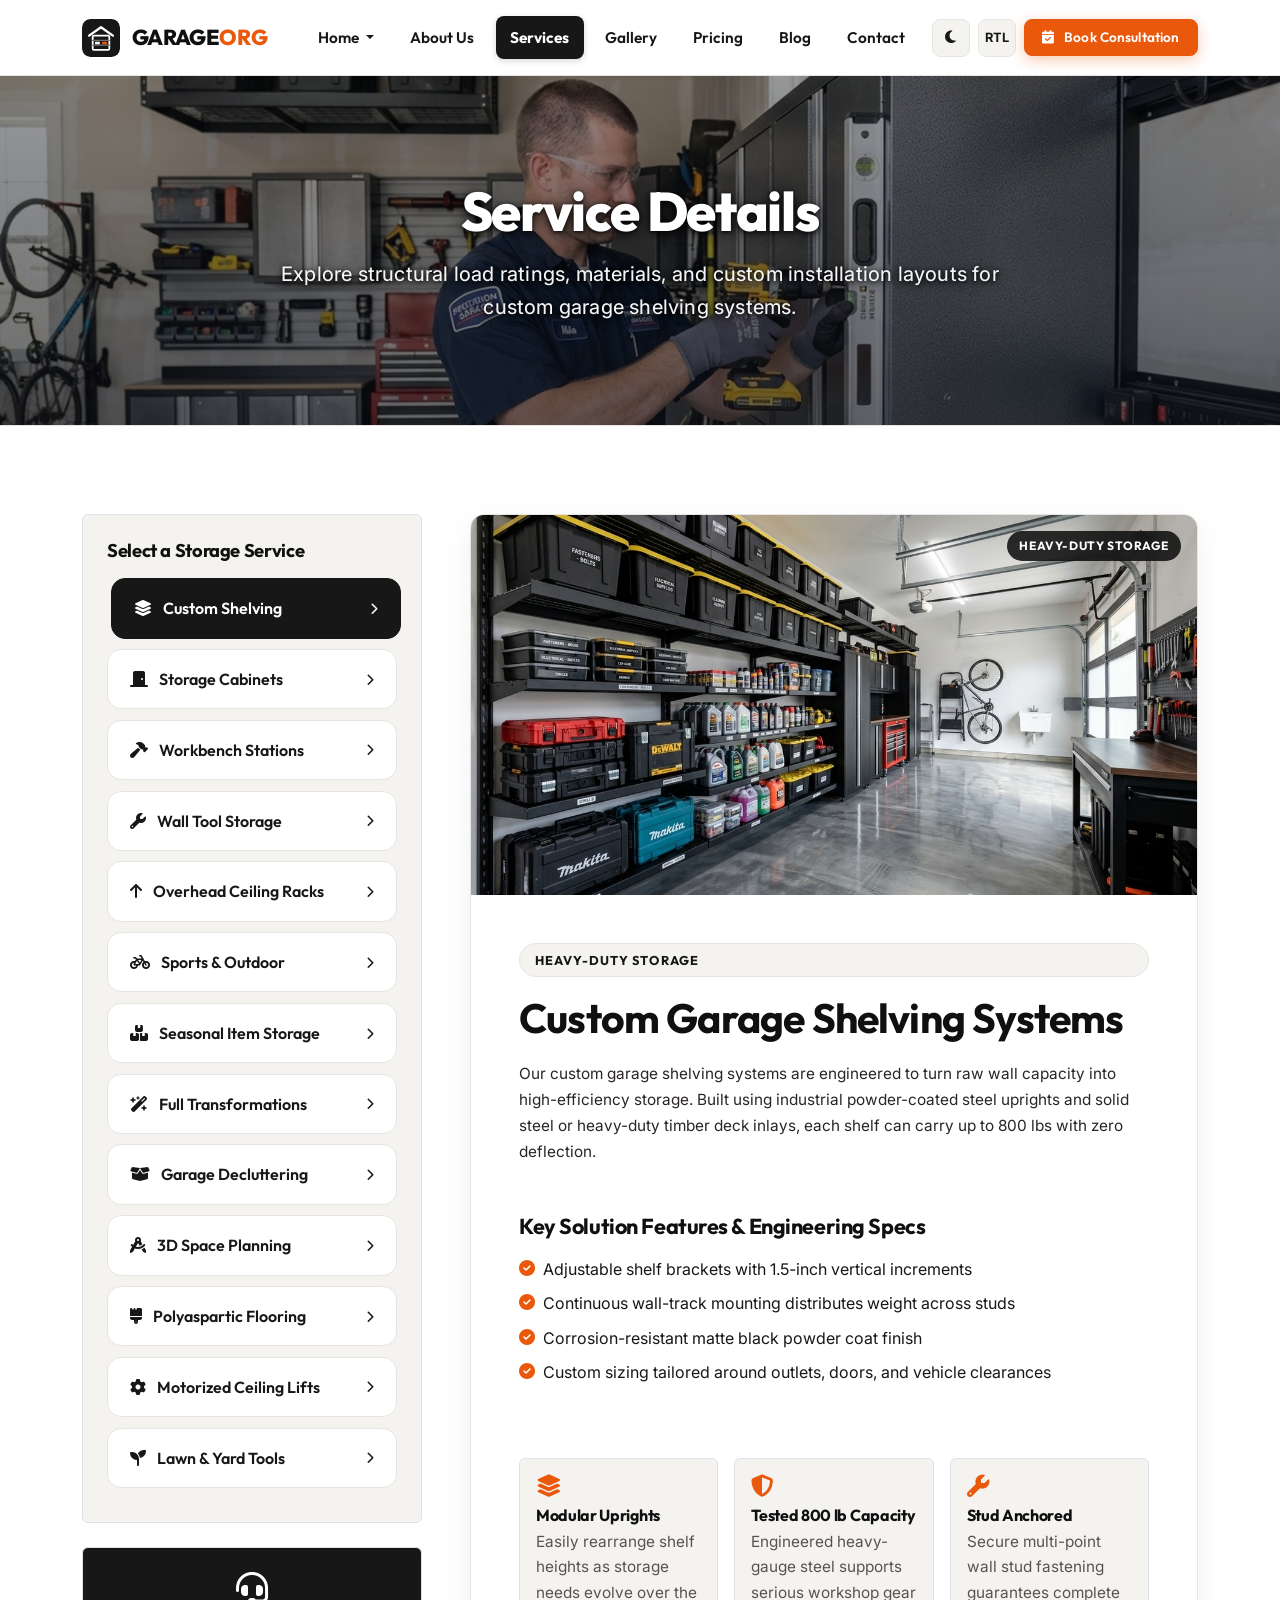
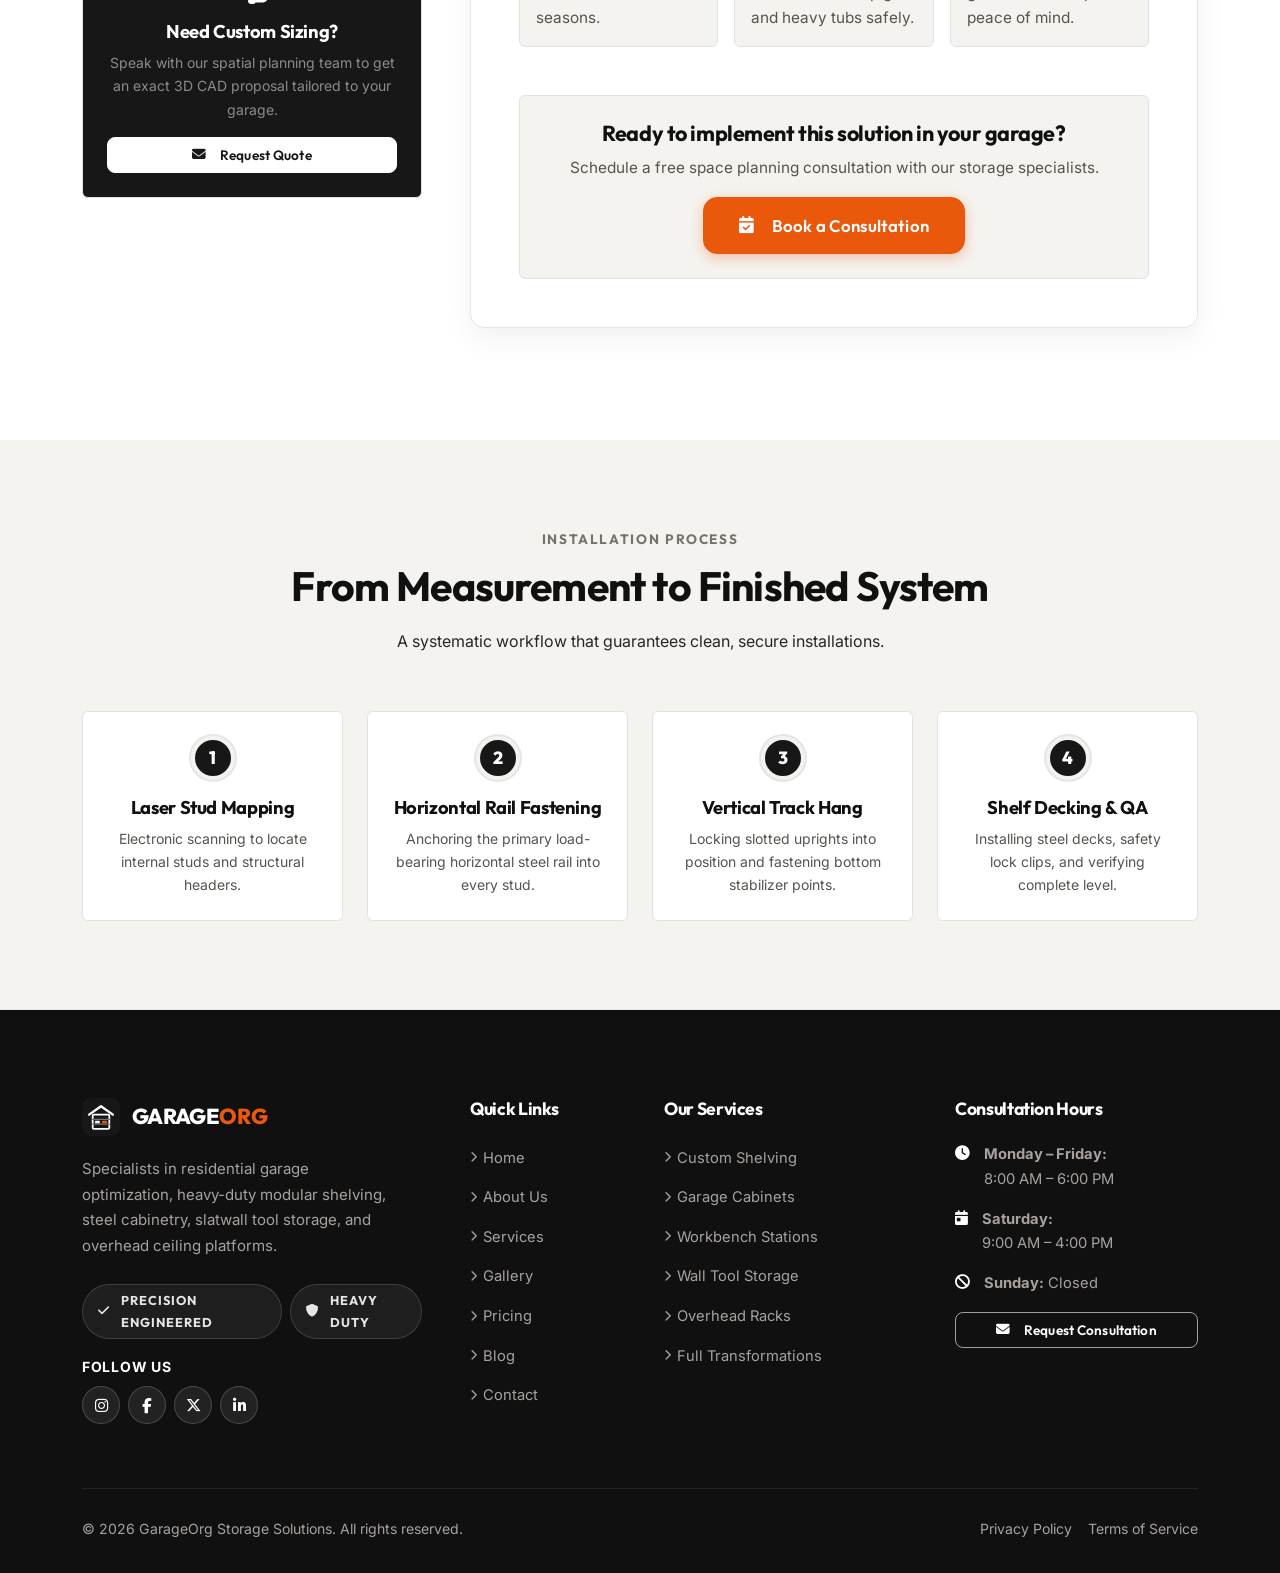
<file: service-details.html>
<!DOCTYPE html>
<html lang="en" data-theme="light" dir="ltr">
<head>
  <meta charset="UTF-8">
  <meta name="viewport" content="width=device-width, initial-scale=1.0">
  <title>Service Details — Garage & Storage Organization Service</title>
  <meta name="description" content="In-depth specifications, load ratings, hardware details, and installation processes for our garage shelving, cabinetry, tool walls, and overhead storage.">
  <link rel="icon" type="image/svg+xml" href="assets/images/favicon.svg">

  <!-- Bootstrap 5 CSS -->
  <link rel="stylesheet" href="https://cdn.jsdelivr.net/npm/bootstrap@5.3.3/dist/css/bootstrap.min.css">
  <!-- Font Awesome 6 -->
  <link rel="stylesheet" href="https://cdnjs.cloudflare.com/ajax/libs/font-awesome/6.5.1/css/all.min.css">
  <!-- Custom CSS -->
  <link rel="stylesheet" href="assets/css/style.css">
</head>
<body data-page="service-details">

  <!-- ==========================================================================
       NAVBAR
       ========================================================================== -->
  <header class="sticky-top">
    <nav class="navbar navbar-expand-lg site-navbar" aria-label="Main Navigation">
      <div class="container">
        <a class="navbar-brand" href="index.html">
          <img src="assets/images/favicon.svg" alt="GarageOrg Logo" class="brand-logo-img">
          <span>GARAGE<span class="brand-org">ORG</span></span>
        </a>

        <div class="d-flex align-items-center gap-2 d-lg-none">
          <button class="nav-util-btn theme-toggle-btn" aria-label="Toggle Theme">
            <i class="fas fa-moon"></i>
          </button>
          <button class="nav-util-btn rtl-toggle-btn" aria-label="Toggle Direction">
            <span class="fw-bold" style="font-size:0.8rem">RTL</span>
          </button>
          <button class="navbar-toggler" type="button" data-bs-toggle="collapse" data-bs-target="#navbarContent" aria-controls="navbarContent" aria-expanded="false" aria-label="Toggle navigation">
            <i class="fas fa-bars"></i>
          </button>
        </div>

        <div class="collapse navbar-collapse" id="navbarContent">
          <ul class="navbar-nav mx-auto mb-2 mb-lg-0">
            <li class="nav-item dropdown">
              <a class="nav-link dropdown-toggle" href="#" role="button" data-bs-toggle="dropdown" aria-expanded="false">
                Home
              </a>
              <ul class="dropdown-menu">
                <li><a class="dropdown-item" href="index.html">Garage Storage Solutions</a></li>
                <li><a class="dropdown-item" href="index-2.html">Garage Transformations</a></li>
              </ul>
            </li>
            <li class="nav-item"><a class="nav-link" href="about.html">About Us</a></li>
            <li class="nav-item"><a class="nav-link active" href="services.html">Services</a></li>
            <li class="nav-item"><a class="nav-link" href="gallery.html">Gallery</a></li>
            <li class="nav-item"><a class="nav-link" href="pricing.html">Pricing</a></li>
            <li class="nav-item"><a class="nav-link" href="blog.html">Blog</a></li>
            <li class="nav-item"><a class="nav-link" href="contact.html">Contact</a></li>
          </ul>

          <div class="d-flex align-items-center gap-2">
            <button class="nav-util-btn theme-toggle-btn d-none d-lg-inline-flex" title="Toggle Theme" aria-label="Toggle Theme">
              <i class="fas fa-moon"></i>
            </button>
            <button class="nav-util-btn rtl-toggle-btn d-none d-lg-inline-flex" title="Toggle Direction" aria-label="Toggle Direction">
              <span class="fw-bold" style="font-size:0.8rem">RTL</span>
            </button>
            <a href="contact.html" class="btn btn-primary btn-sm">
              <i class="fas fa-calendar-check"></i> Book Consultation
            </a>
          </div>
        </div>
      </div>
    </nav>
  </header>

  <!-- ==========================================================================
       INNER HERO
       ========================================================================== -->
  <section class="inner-hero" id="serviceHeroSection" style="background-image: url('assets/images/service-detail-hero.jpg');">
    <div class="inner-hero-overlay"></div>
    <div class="container">
      <div class="inner-hero-content text-center">
        <h1 class="inner-hero-title">Service Details</h1>
        <p class="inner-hero-desc">
          Detailed specifications, structural load capacities, and modular configurations for your garage storage installation.
        </p>
      </div>
    </div>
  </section>

  <!-- ==========================================================================
       SERVICE DETAILS CONTENT & SIDEBAR
       ========================================================================== -->
  <section class="section-py bg-body-theme">
    <div class="container">
      <div class="row g-5">
        <!-- Sidebar Navigation -->
        <div class="col-lg-4">
          <div class="p-4 rounded border mb-4" style="background-color: var(--bg-surface); border-color: var(--border-color); border-radius: var(--radius-lg);">
            <h5 class="mb-3">Select a Storage Service</h5>
            <div class="d-flex flex-column">
              <div class="service-nav-item active" data-service="shelving">
                <span><i class="fas fa-layer-group me-2"></i> Custom Shelving</span>
                <i class="fas fa-chevron-right fa-xs"></i>
              </div>
              <div class="service-nav-item" data-service="cabinets">
                <span><i class="fas fa-door-closed me-2"></i> Storage Cabinets</span>
                <i class="fas fa-chevron-right fa-xs"></i>
              </div>
              <div class="service-nav-item" data-service="workbench">
                <span><i class="fas fa-hammer me-2"></i> Workbench Stations</span>
                <i class="fas fa-chevron-right fa-xs"></i>
              </div>
              <div class="service-nav-item" data-service="tools">
                <span><i class="fas fa-wrench me-2"></i> Wall Tool Storage</span>
                <i class="fas fa-chevron-right fa-xs"></i>
              </div>
              <div class="service-nav-item" data-service="overhead">
                <span><i class="fas fa-arrow-up me-2"></i> Overhead Ceiling Racks</span>
                <i class="fas fa-chevron-right fa-xs"></i>
              </div>
              <div class="service-nav-item" data-service="sports">
                <span><i class="fas fa-bicycle me-2"></i> Sports & Outdoor</span>
                <i class="fas fa-chevron-right fa-xs"></i>
              </div>
              <div class="service-nav-item" data-service="seasonal">
                <span><i class="fas fa-boxes-stacked me-2"></i> Seasonal Item Storage</span>
                <i class="fas fa-chevron-right fa-xs"></i>
              </div>
              <div class="service-nav-item" data-service="complete">
                <span><i class="fas fa-wand-magic-sparkles me-2"></i> Full Transformations</span>
                <i class="fas fa-chevron-right fa-xs"></i>
              </div>
              <div class="service-nav-item" data-service="decluttering">
                <span><i class="fas fa-box-open me-2"></i> Garage Decluttering</span>
                <i class="fas fa-chevron-right fa-xs"></i>
              </div>
              <div class="service-nav-item" data-service="planning">
                <span><i class="fas fa-compass-drafting me-2"></i> 3D Space Planning</span>
                <i class="fas fa-chevron-right fa-xs"></i>
              </div>
              <div class="service-nav-item" data-service="flooring">
                <span><i class="fas fa-brush me-2"></i> Polyaspartic Flooring</span>
                <i class="fas fa-chevron-right fa-xs"></i>
              </div>
              <div class="service-nav-item" data-service="motorized">
                <span><i class="fas fa-gear me-2"></i> Motorized Ceiling Lifts</span>
                <i class="fas fa-chevron-right fa-xs"></i>
              </div>
              <div class="service-nav-item" data-service="garden">
                <span><i class="fas fa-seedling me-2"></i> Lawn & Yard Tools</span>
                <i class="fas fa-chevron-right fa-xs"></i>
              </div>
            </div>
          </div>

          <!-- Quick Consultation Card -->
          <div class="p-4 rounded border text-center" style="background-color: var(--primary-black); color:#FFFFFF; border-radius: var(--radius-lg);">
            <i class="fas fa-headset fa-2x mb-3" style="color: #FFFFFF;"></i>
            <h5 class="text-white mb-2">Need Custom Sizing?</h5>
            <p class="small text-white-50 mb-3">Speak with our spatial planning team to get an exact 3D CAD proposal tailored to your garage.</p>
            <a href="contact.html" class="btn btn-white btn-sm w-100">
              <i class="fas fa-envelope me-1"></i> Request Quote
            </a>
          </div>
        </div>

        <!-- Main Dynamic Detail View -->
        <div class="col-lg-8">
          <div id="serviceDetailContainer">
            <!-- Dynamic JavaScript Content populated from serviceDatabase in main.js -->
            <div class="custom-card mb-4">
              <div class="card-img-top-wrap" style="height: 380px;">
                <img src="assets/images/service-detail-main.jpg" alt="Garage Storage System In Action" style="width: 100%; height: 100%; object-fit: cover;">
                <span class="card-badge">Heavy-Duty Storage</span>
              </div>
              <div class="custom-card-body p-4 p-md-5">
                <span class="badge-tag mb-3">Heavy-Duty Storage</span>
                <h2 class="mb-3">Custom Garage Shelving Systems</h2>
                <p class="lead mb-4">
                  Our custom garage shelving systems are engineered to turn raw wall capacity into high-efficiency storage. Built using industrial powder-coated steel uprights and solid steel or heavy-duty timber deck inlays, each shelf can carry up to 800 lbs with zero deflection.
                </p>

                <h4 class="mt-4 mb-3">Key Solution Features & Engineering Specs</h4>
                <ul class="list-unstyled mb-4">
                  <li class="d-flex align-items-start gap-2 mb-2">
                    <i class="fas fa-check-circle mt-1" style="color: var(--text-heading)"></i>
                    <span>Adjustable shelf brackets with 1.5-inch vertical increments</span>
                  </li>
                  <li class="d-flex align-items-start gap-2 mb-2">
                    <i class="fas fa-check-circle mt-1" style="color: var(--text-heading)"></i>
                    <span>Continuous wall-track mounting distributes weight across studs</span>
                  </li>
                  <li class="d-flex align-items-start gap-2 mb-2">
                    <i class="fas fa-check-circle mt-1" style="color: var(--text-heading)"></i>
                    <span>Corrosion-resistant matte black powder coat finish</span>
                  </li>
                  <li class="d-flex align-items-start gap-2 mb-2">
                    <i class="fas fa-check-circle mt-1" style="color: var(--text-heading)"></i>
                    <span>Custom sizing tailored around outlets, doors, and vehicle clearances</span>
                  </li>
                </ul>

                <div class="p-4 rounded border mt-4 text-center" style="background-color: var(--bg-surface); border-color: var(--border-color);">
                  <h4 class="mb-2">Ready to implement this solution in your garage?</h4>
                  <p class="mb-3 text-muted">Schedule a free space planning consultation with our storage specialists.</p>
                  <a href="contact.html" class="btn btn-primary btn-lg">
                    <i class="fas fa-calendar-check me-2"></i> Book a Consultation
                  </a>
                </div>
              </div>
            </div>
          </div>
        </div>
      </div>
    </div>
  </section>

  <!-- ==========================================================================
       STEP BY STEP PROCESS
       ========================================================================== -->
  <section class="section-py bg-surface">
    <div class="container">
      <div class="section-header text-center">
        <span class="section-subtitle">Installation Process</span>
        <h2 class="section-title">From Measurement to Finished System</h2>
        <p>A systematic workflow that guarantees clean, secure installations.</p>
      </div>

      <div class="row g-4">
        <div class="col-md-3">
          <div class="p-4 rounded border h-100 text-center" style="background-color: var(--bg-card); border-color: var(--border-color);">
            <span class="process-step-num mb-3" style="width: 44px; height: 44px; font-size: 1.1rem;">1</span>
            <h5>Laser Stud Mapping</h5>
            <p class="text-muted small mb-0">Electronic scanning to locate internal studs and structural headers.</p>
          </div>
        </div>
        <div class="col-md-3">
          <div class="p-4 rounded border h-100 text-center" style="background-color: var(--bg-card); border-color: var(--border-color);">
            <span class="process-step-num mb-3" style="width: 44px; height: 44px; font-size: 1.1rem;">2</span>
            <h5>Horizontal Rail Fastening</h5>
            <p class="text-muted small mb-0">Anchoring the primary load-bearing horizontal steel rail into every stud.</p>
          </div>
        </div>
        <div class="col-md-3">
          <div class="p-4 rounded border h-100 text-center" style="background-color: var(--bg-card); border-color: var(--border-color);">
            <span class="process-step-num mb-3" style="width: 44px; height: 44px; font-size: 1.1rem;">3</span>
            <h5>Vertical Track Hang</h5>
            <p class="text-muted small mb-0">Locking slotted uprights into position and fastening bottom stabilizer points.</p>
          </div>
        </div>
        <div class="col-md-3">
          <div class="p-4 rounded border h-100 text-center" style="background-color: var(--bg-card); border-color: var(--border-color);">
            <span class="process-step-num mb-3" style="width: 44px; height: 44px; font-size: 1.1rem;">4</span>
            <h5>Shelf Decking & QA</h5>
            <p class="text-muted small mb-0">Installing steel decks, safety lock clips, and verifying complete level.</p>
          </div>
        </div>
      </div>
    </div>
  </section>

  <!-- ==========================================================================
       FOOTER
       ========================================================================== -->
  <footer class="site-footer">
    <div class="container">
      <div class="row g-4 g-lg-5">
        <div class="col-lg-4 col-md-6">
          <a class="footer-brand" href="index.html" aria-label="GarageOrg Home">
            <img src="assets/images/favicon.svg" alt="GarageOrg Logo" class="brand-logo-img">
            <span>GARAGE<span class="brand-org">ORG</span></span>
          </a>
          <p class="footer-desc">
            Specialists in residential garage optimization, heavy-duty modular shelving, steel cabinetry, slatwall tool storage, and overhead ceiling platforms.
          </p>
          <div class="d-flex gap-2">
            <span class="badge-tag" style="background: rgba(255,255,255,0.06); border-color: rgba(255,255,255,0.15); color: #E7E5E4;">
              <i class="fas fa-check me-1"></i> Precision Engineered
            </span>
            <span class="badge-tag" style="background: rgba(255,255,255,0.06); border-color: rgba(255,255,255,0.15); color: #E7E5E4;">
              <i class="fas fa-shield me-1"></i> Heavy Duty
            </span>
          </div>
          <!-- Follow Us Social Links -->
          <div class="footer-social-wrap mt-3">
            <span class="footer-social-title d-block mb-2 text-white fw-bold small text-uppercase" style="letter-spacing: 0.05em;">Follow Us</span>
            <div class="d-flex gap-2">
              <a href="https://instagram.com/garageorg" class="footer-social-link" target="_blank" rel="noopener noreferrer" aria-label="GarageOrg on Instagram" title="Follow GarageOrg on Instagram">
                <i class="fab fa-instagram"></i>
              </a>
              <a href="https://facebook.com/garageorg" class="footer-social-link" target="_blank" rel="noopener noreferrer" aria-label="GarageOrg on Facebook" title="Follow GarageOrg on Facebook">
                <i class="fab fa-facebook-f"></i>
              </a>
              <a href="https://x.com/garageorg" class="footer-social-link" target="_blank" rel="noopener noreferrer" aria-label="GarageOrg on X (formerly Twitter)" title="Follow GarageOrg on X">
                <i class="fab fa-x-twitter"></i>
              </a>
              <a href="https://linkedin.com/company/garageorg" class="footer-social-link" target="_blank" rel="noopener noreferrer" aria-label="GarageOrg on LinkedIn" title="Follow GarageOrg on LinkedIn">
                <i class="fab fa-linkedin-in"></i>
              </a>
            </div>
          </div>
        </div>

        <div class="col-lg-2 col-md-6 col-6">
          <h4 class="footer-heading">Quick Links</h4>
          <ul class="footer-links">
            <li><a href="index.html"><i class="fas fa-chevron-right fa-xs"></i> Home</a></li>
            <li><a href="about.html"><i class="fas fa-chevron-right fa-xs"></i> About Us</a></li>
            <li><a href="services.html"><i class="fas fa-chevron-right fa-xs"></i> Services</a></li>
            <li><a href="gallery.html"><i class="fas fa-chevron-right fa-xs"></i> Gallery</a></li>
            <li><a href="pricing.html"><i class="fas fa-chevron-right fa-xs"></i> Pricing</a></li>
            <li><a href="blog.html"><i class="fas fa-chevron-right fa-xs"></i> Blog</a></li>
            <li><a href="contact.html"><i class="fas fa-chevron-right fa-xs"></i> Contact</a></li>
          </ul>
        </div>

        <div class="col-lg-3 col-md-6 col-6">
          <h4 class="footer-heading">Our Services</h4>
          <ul class="footer-links">
            <li><a href="service-details.html?service=shelving"><i class="fas fa-chevron-right fa-xs"></i> Custom Shelving</a></li>
            <li><a href="service-details.html?service=cabinets"><i class="fas fa-chevron-right fa-xs"></i> Garage Cabinets</a></li>
            <li><a href="service-details.html?service=workbench"><i class="fas fa-chevron-right fa-xs"></i> Workbench Stations</a></li>
            <li><a href="service-details.html?service=tools"><i class="fas fa-chevron-right fa-xs"></i> Wall Tool Storage</a></li>
            <li><a href="service-details.html?service=overhead"><i class="fas fa-chevron-right fa-xs"></i> Overhead Racks</a></li>
            <li><a href="service-details.html?service=complete"><i class="fas fa-chevron-right fa-xs"></i> Full Transformations</a></li>
          </ul>
        </div>

        <div class="col-lg-3 col-md-6">
          <h4 class="footer-heading">Consultation Hours</h4>
          <div class="footer-contact-item">
            <i class="fas fa-clock"></i>
            <div>
              <strong>Monday – Friday:</strong><br>
              8:00 AM – 6:00 PM
            </div>
          </div>
          <div class="footer-contact-item">
            <i class="fas fa-calendar-day"></i>
            <div>
              <strong>Saturday:</strong><br>
              9:00 AM – 4:00 PM
            </div>
          </div>
          <div class="footer-contact-item">
            <i class="fas fa-ban"></i>
            <div>
              <strong>Sunday:</strong> Closed
            </div>
          </div>
          <div class="mt-3">
            <a href="contact.html" class="btn btn-outline-light btn-sm w-100">
              <i class="fas fa-envelope me-1"></i> Request Consultation
            </a>
          </div>
        </div>
      </div>

            <div class="footer-bottom">
        <div>&copy; 2026 GarageOrg Storage Solutions. All rights reserved.</div>
        <div class="d-flex gap-3">
          <a href="privacy-policy.html" style="color: var(--footer-muted);">Privacy Policy</a>
          <a href="terms-of-service.html" style="color: var(--footer-muted);">Terms of Service</a>
        </div>
      </div>
    </div>
  </footer>

  <!-- Bootstrap 5 Bundle JS -->
  <script src="https://cdn.jsdelivr.net/npm/bootstrap@5.3.3/dist/js/bootstrap.bundle.min.js"></script>
  <!-- Main JS -->
  <script src="assets/js/main.js"></script>
</body>
</html>
</file>
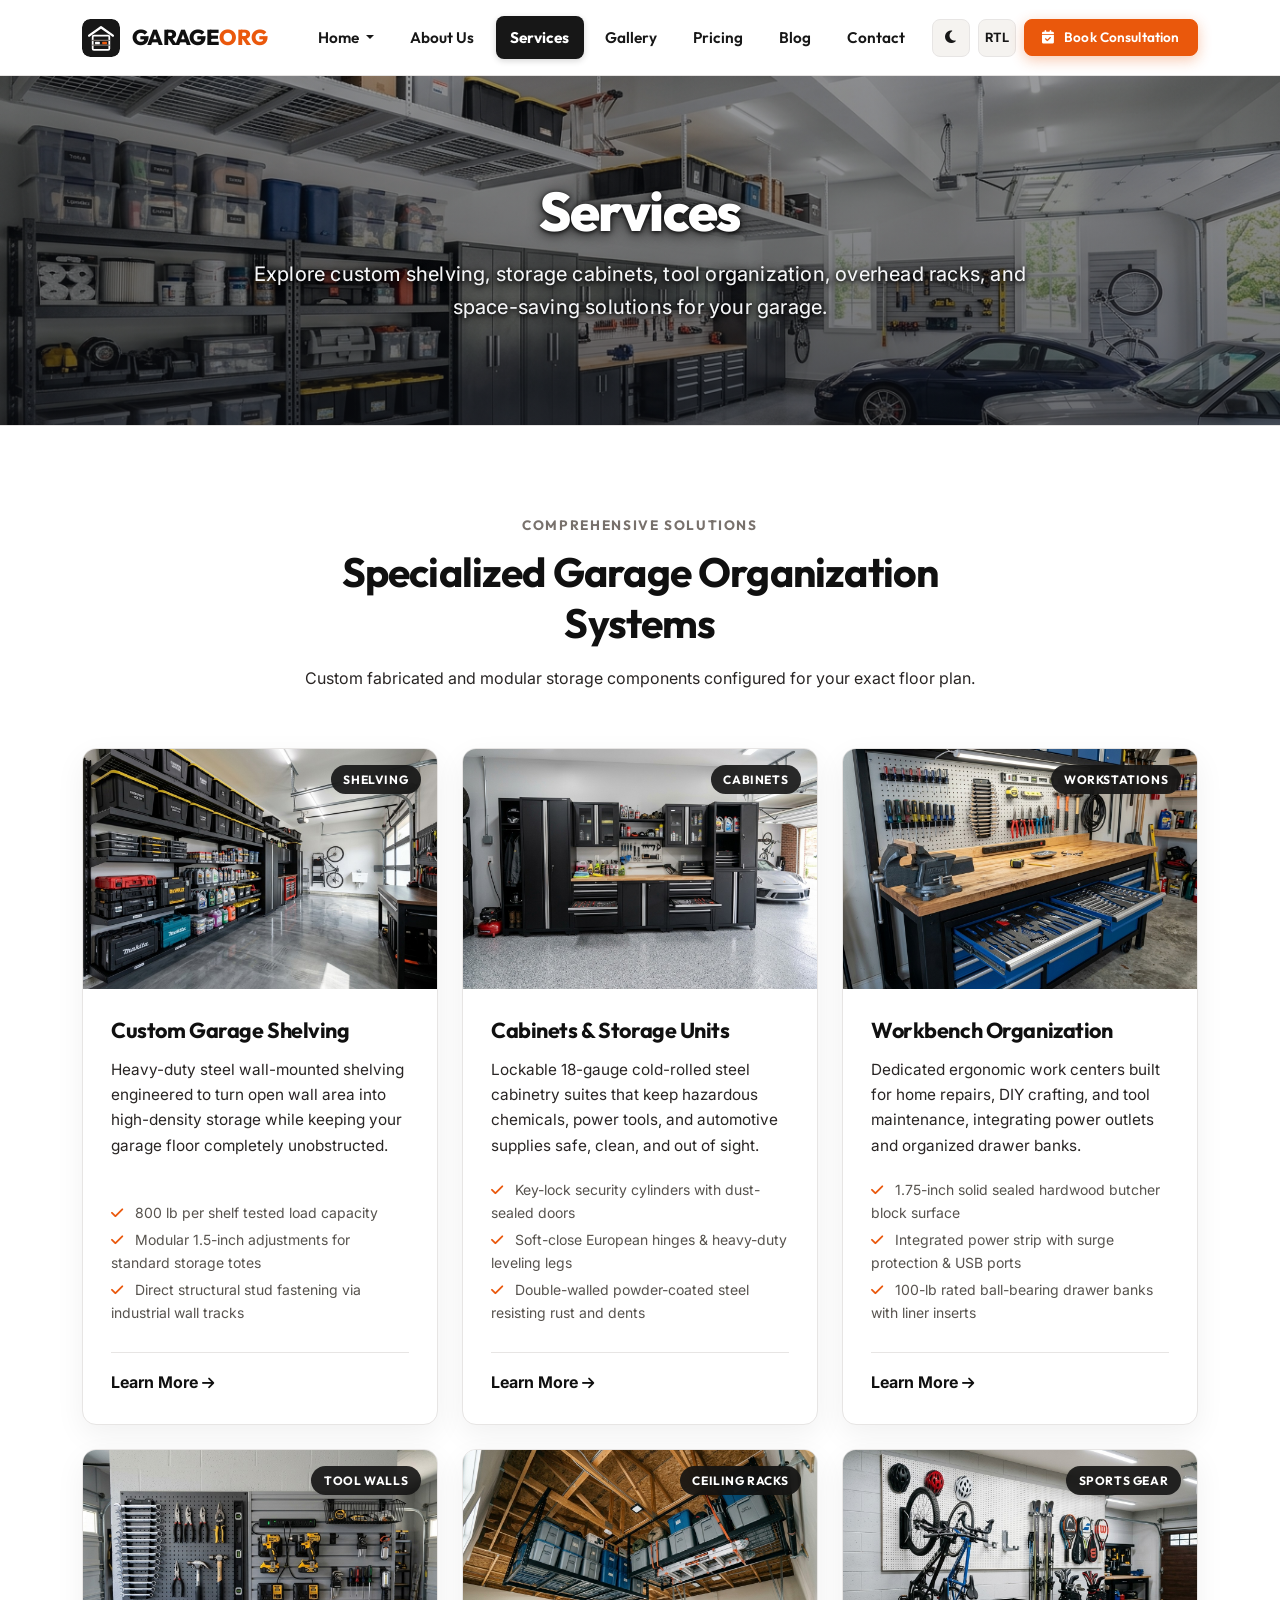
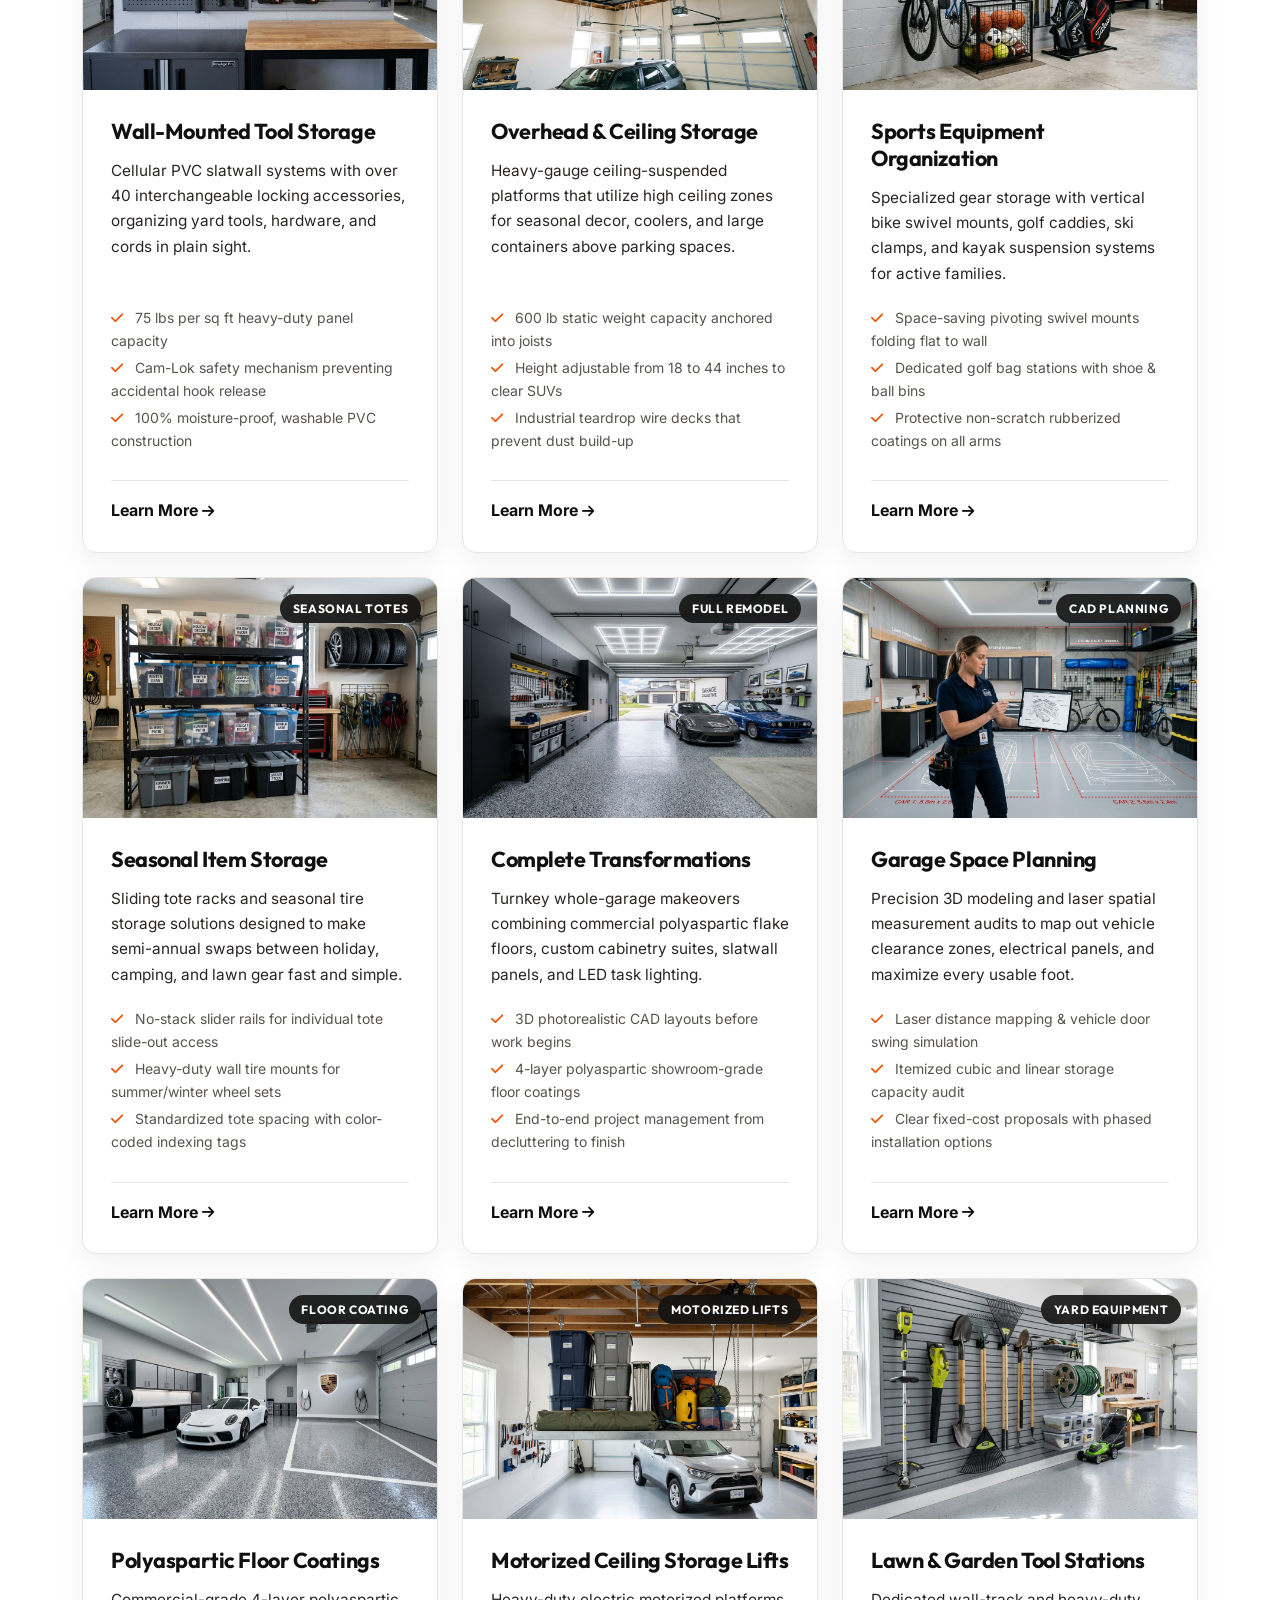
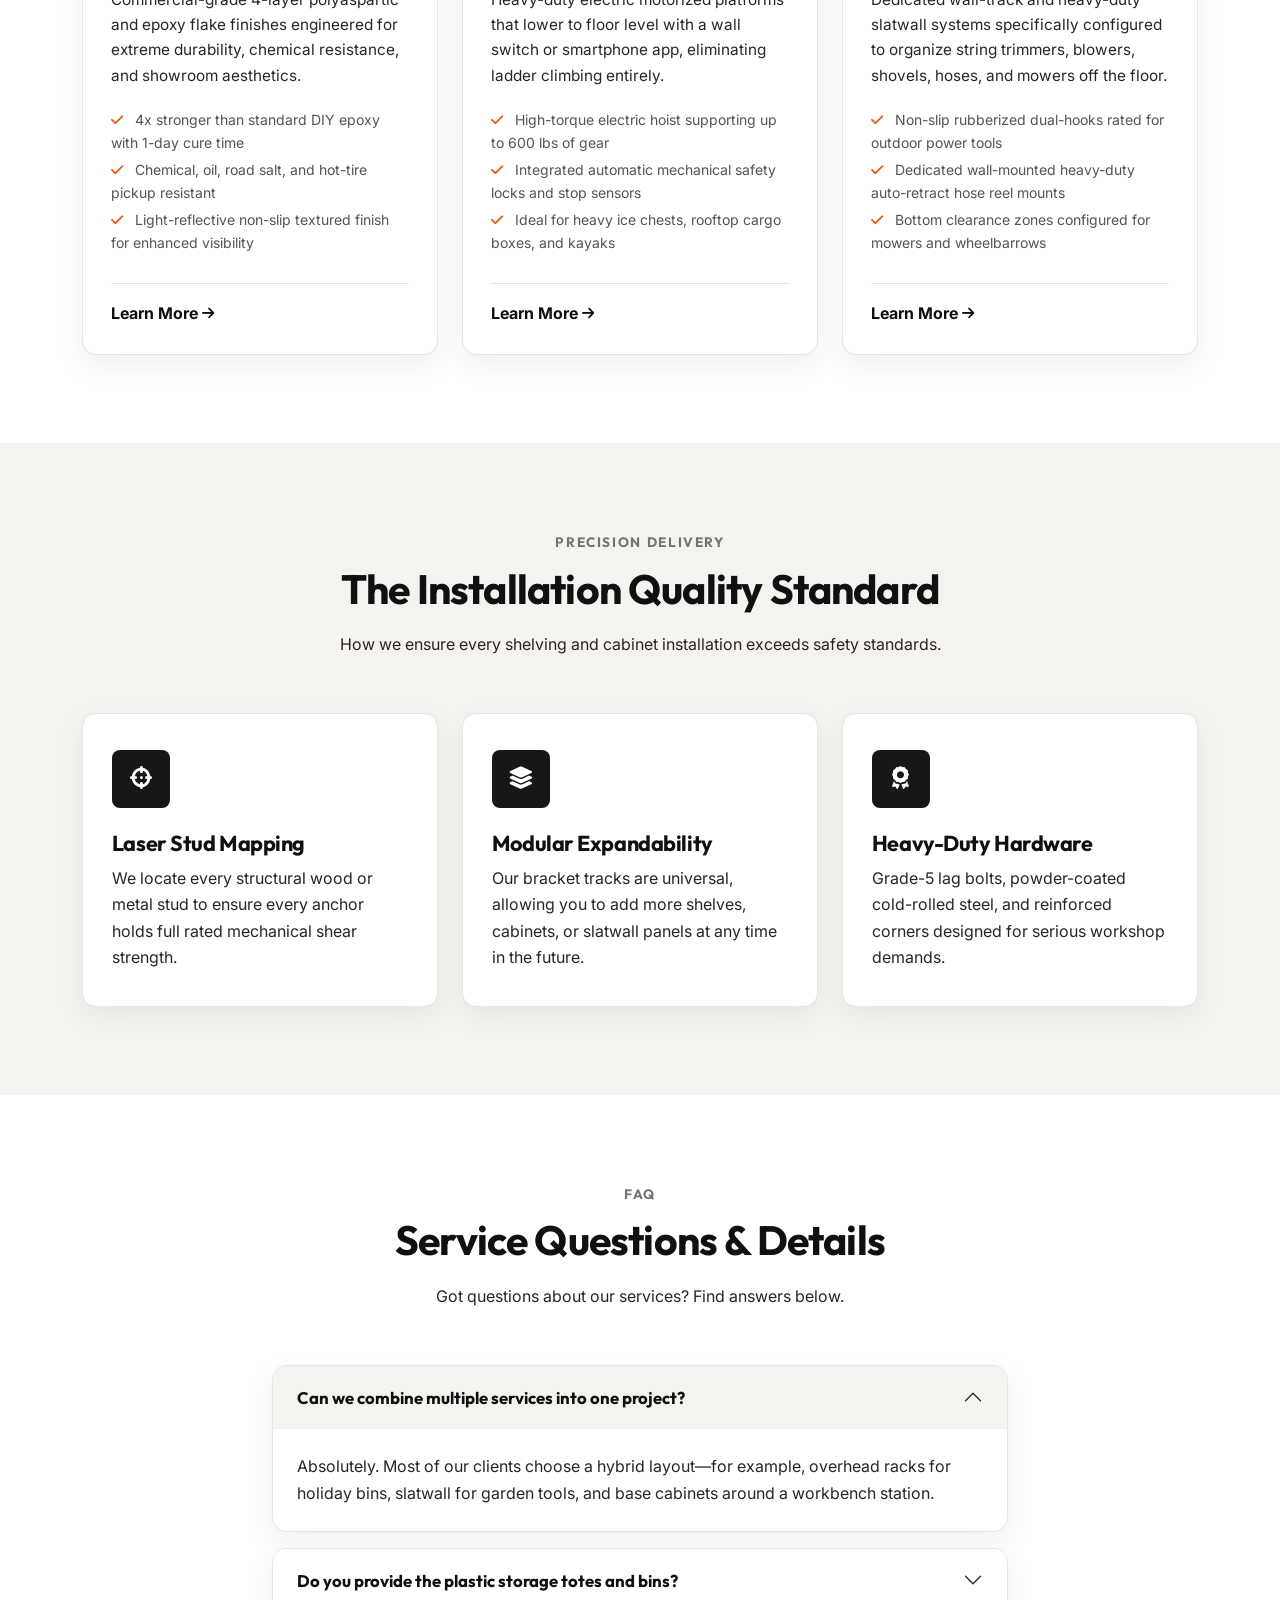
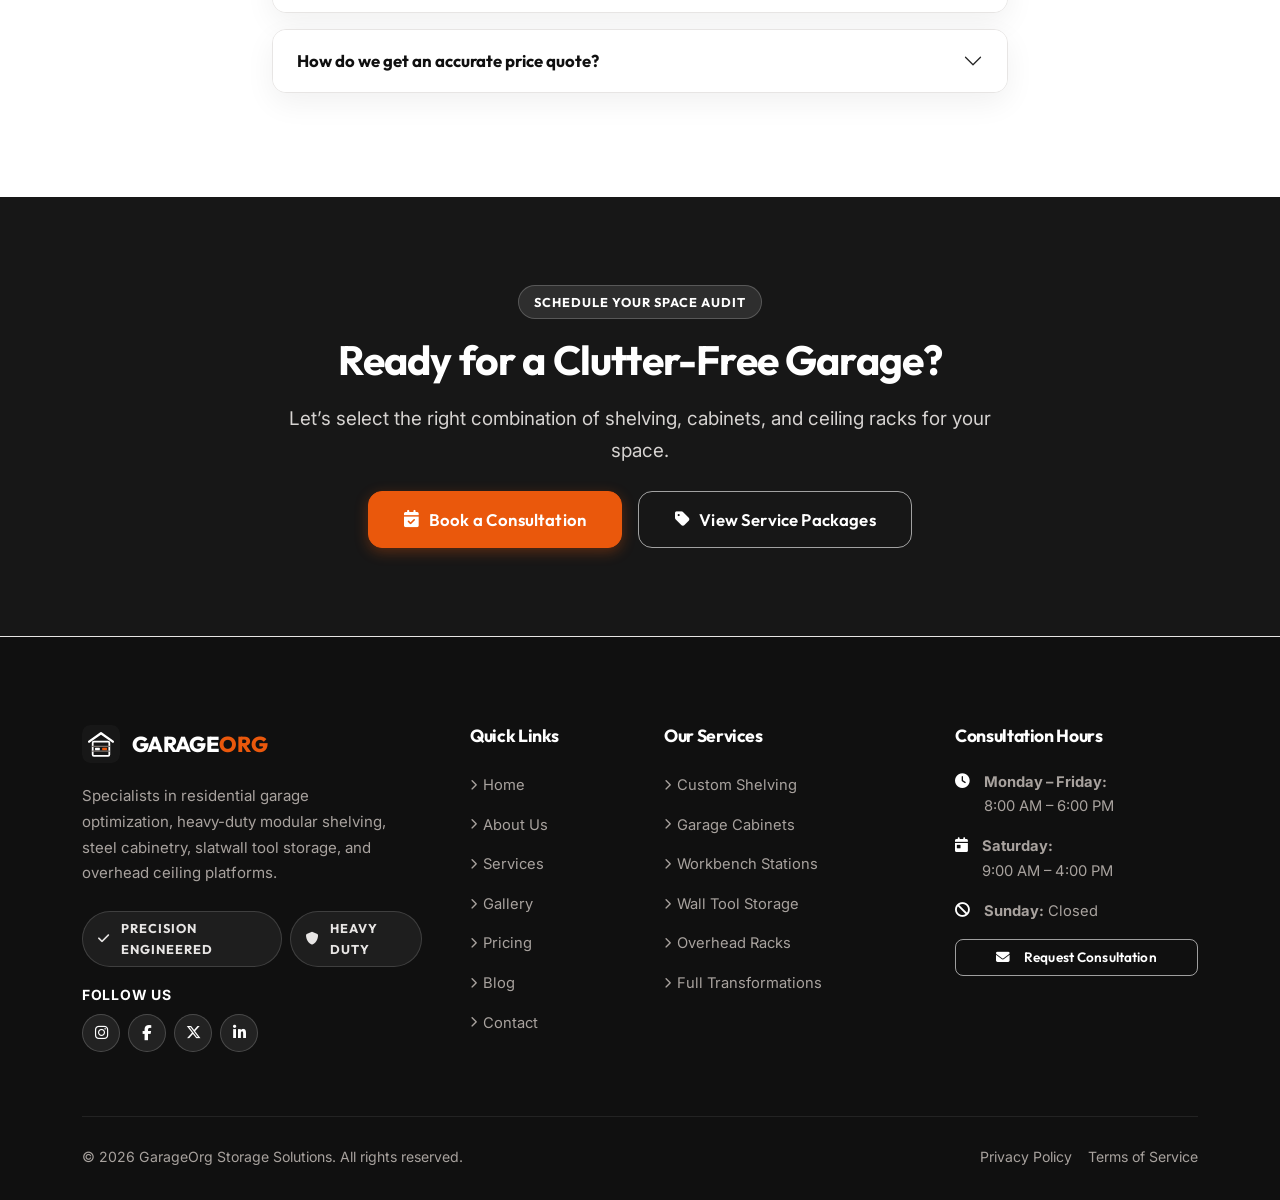
<file: services.html>
<!DOCTYPE html>
<html lang="en" data-theme="light" dir="ltr">
<head>
  <meta charset="UTF-8">
  <meta name="viewport" content="width=device-width, initial-scale=1.0">
  <title>Services — Garage & Storage Organization Service</title>
  <meta name="description" content="Explore our complete line of garage storage solutions: Custom shelving, steel cabinets, workbench stations, tool walls, ceiling racks, sports organizers, and full garage makeovers.">
  <link rel="icon" type="image/svg+xml" href="assets/images/favicon.svg">

  <!-- Bootstrap 5 CSS -->
  <link rel="stylesheet" href="https://cdn.jsdelivr.net/npm/bootstrap@5.3.3/dist/css/bootstrap.min.css">
  <!-- Font Awesome 6 -->
  <link rel="stylesheet" href="https://cdnjs.cloudflare.com/ajax/libs/font-awesome/6.5.1/css/all.min.css">
  <!-- Custom CSS -->
  <link rel="stylesheet" href="assets/css/style.css">
</head>
<body data-page="services">

  <!-- ==========================================================================
       NAVBAR
       ========================================================================== -->
  <header class="sticky-top">
    <nav class="navbar navbar-expand-lg site-navbar" aria-label="Main Navigation">
      <div class="container">
        <a class="navbar-brand" href="index.html">
          <img src="assets/images/favicon.svg" alt="GarageOrg Logo" class="brand-logo-img">
          <span>GARAGE<span class="brand-org">ORG</span></span>
        </a>

        <div class="d-flex align-items-center gap-2 d-lg-none">
          <button class="nav-util-btn theme-toggle-btn" aria-label="Toggle Theme">
            <i class="fas fa-moon"></i>
          </button>
          <button class="nav-util-btn rtl-toggle-btn" aria-label="Toggle Direction">
            <span class="fw-bold" style="font-size:0.8rem">RTL</span>
          </button>
          <button class="navbar-toggler" type="button" data-bs-toggle="collapse" data-bs-target="#navbarContent" aria-controls="navbarContent" aria-expanded="false" aria-label="Toggle navigation">
            <i class="fas fa-bars"></i>
          </button>
        </div>

        <div class="collapse navbar-collapse" id="navbarContent">
          <ul class="navbar-nav mx-auto mb-2 mb-lg-0">
            <li class="nav-item dropdown">
              <a class="nav-link dropdown-toggle" href="#" role="button" data-bs-toggle="dropdown" aria-expanded="false">
                Home
              </a>
              <ul class="dropdown-menu">
                <li><a class="dropdown-item" href="index.html">Garage Storage Solutions</a></li>
                <li><a class="dropdown-item" href="index-2.html">Garage Transformations</a></li>
              </ul>
            </li>
            <li class="nav-item"><a class="nav-link" href="about.html">About Us</a></li>
            <li class="nav-item"><a class="nav-link active" href="services.html">Services</a></li>
            <li class="nav-item"><a class="nav-link" href="gallery.html">Gallery</a></li>
            <li class="nav-item"><a class="nav-link" href="pricing.html">Pricing</a></li>
            <li class="nav-item"><a class="nav-link" href="blog.html">Blog</a></li>
            <li class="nav-item"><a class="nav-link" href="contact.html">Contact</a></li>
          </ul>

          <div class="d-flex align-items-center gap-2">
            <button class="nav-util-btn theme-toggle-btn d-none d-lg-inline-flex" title="Toggle Theme" aria-label="Toggle Theme">
              <i class="fas fa-moon"></i>
            </button>
            <button class="nav-util-btn rtl-toggle-btn d-none d-lg-inline-flex" title="Toggle Direction" aria-label="Toggle Direction">
              <span class="fw-bold" style="font-size:0.8rem">RTL</span>
            </button>
            <a href="contact.html" class="btn btn-primary btn-sm">
              <i class="fas fa-calendar-check"></i> Book Consultation
            </a>
          </div>
        </div>
      </div>
    </nav>
  </header>

  <!-- ==========================================================================
       INNER HERO
       ========================================================================== -->
  <section class="inner-hero" style="background-image: url('assets/images/services-hero.jpg');">
    <div class="inner-hero-overlay"></div>
    <div class="container">
      <div class="inner-hero-content text-center">
        <h1 class="inner-hero-title">Services</h1>
        <p class="inner-hero-desc">
          Explore custom shelving, storage cabinets, tool organization, overhead racks, and space-saving solutions for your garage.
        </p>
      </div>
    </div>
  </section>

  <!-- ==========================================================================
       ALL 9 SERVICES GRID
       ========================================================================== -->
  <section class="section-py bg-body-theme">
    <div class="container">
      <div class="section-header text-center">
        <span class="section-subtitle">Comprehensive Solutions</span>
        <h2 class="section-title">Specialized Garage Organization Systems</h2>
        <p>Custom fabricated and modular storage components configured for your exact floor plan.</p>
      </div>

      <div class="row g-4">
        <!-- Service 1: Custom Garage Shelving -->
        <div class="col-md-6 col-lg-4" id="service-shelving">
          <div class="custom-card">
            <div class="card-img-top-wrap">
              <img src="assets/images/service-1-shelving.jpg" alt="Custom Garage Shelving Units">
              <span class="card-badge">Shelving</span>
            </div>
            <div class="custom-card-body">
              <h4>Custom Garage Shelving</h4>
              <p>Heavy-duty steel wall-mounted shelving engineered to turn open wall area into high-density storage while keeping your garage floor completely unobstructed.</p>
              <ul class="list-unstyled small text-muted mb-4">
                <li class="mb-1"><i class="fas fa-check me-2" style="color:var(--brand-accent)"></i> 800 lb per shelf tested load capacity</li>
                <li class="mb-1"><i class="fas fa-check me-2" style="color:var(--brand-accent)"></i> Modular 1.5-inch adjustments for standard storage totes</li>
                <li class="mb-1"><i class="fas fa-check me-2" style="color:var(--brand-accent)"></i> Direct structural stud fastening via industrial wall tracks</li>
              </ul>
              <div class="card-footer-action">
                <a href="service-details.html?service=shelving" class="fw-bold d-inline-flex align-items-center gap-1">
                  Learn More <i class="fas fa-arrow-right fa-sm"></i>
                </a>
              </div>
            </div>
          </div>
        </div>

        <!-- Service 2: Garage Cabinets -->
        <div class="col-md-6 col-lg-4" id="service-cabinets">
          <div class="custom-card">
            <div class="card-img-top-wrap">
              <img src="assets/images/service-2-cabinets.jpg" alt="Garage Cabinets and Storage Units">
              <span class="card-badge">Cabinets</span>
            </div>
            <div class="custom-card-body">
              <h4>Cabinets & Storage Units</h4>
              <p>Lockable 18-gauge cold-rolled steel cabinetry suites that keep hazardous chemicals, power tools, and automotive supplies safe, clean, and out of sight.</p>
              <ul class="list-unstyled small text-muted mb-4">
                <li class="mb-1"><i class="fas fa-check me-2" style="color:var(--brand-accent)"></i> Key-lock security cylinders with dust-sealed doors</li>
                <li class="mb-1"><i class="fas fa-check me-2" style="color:var(--brand-accent)"></i> Soft-close European hinges & heavy-duty leveling legs</li>
                <li class="mb-1"><i class="fas fa-check me-2" style="color:var(--brand-accent)"></i> Double-walled powder-coated steel resisting rust and dents</li>
              </ul>
              <div class="card-footer-action">
                <a href="service-details.html?service=cabinets" class="fw-bold d-inline-flex align-items-center gap-1">
                  Learn More <i class="fas fa-arrow-right fa-sm"></i>
                </a>
              </div>
            </div>
          </div>
        </div>

        <!-- Service 3: Workbench Organization -->
        <div class="col-md-6 col-lg-4" id="service-workbench">
          <div class="custom-card">
            <div class="card-img-top-wrap">
              <img src="assets/images/service-3-workbench.jpg" alt="Workbench Organization">
              <span class="card-badge">Workstations</span>
            </div>
            <div class="custom-card-body">
              <h4>Workbench Organization</h4>
              <p>Dedicated ergonomic work centers built for home repairs, DIY crafting, and tool maintenance, integrating power outlets and organized drawer banks.</p>
              <ul class="list-unstyled small text-muted mb-4">
                <li class="mb-1"><i class="fas fa-check me-2" style="color:var(--brand-accent)"></i> 1.75-inch solid sealed hardwood butcher block surface</li>
                <li class="mb-1"><i class="fas fa-check me-2" style="color:var(--brand-accent)"></i> Integrated power strip with surge protection & USB ports</li>
                <li class="mb-1"><i class="fas fa-check me-2" style="color:var(--brand-accent)"></i> 100-lb rated ball-bearing drawer banks with liner inserts</li>
              </ul>
              <div class="card-footer-action">
                <a href="service-details.html?service=workbench" class="fw-bold d-inline-flex align-items-center gap-1">
                  Learn More <i class="fas fa-arrow-right fa-sm"></i>
                </a>
              </div>
            </div>
          </div>
        </div>

        <!-- Service 4: Wall-Mounted Tool Storage -->
        <div class="col-md-6 col-lg-4" id="service-tools">
          <div class="custom-card">
            <div class="card-img-top-wrap">
              <img src="assets/images/service-4-tools.jpg" alt="Wall-Mounted Tool Storage">
              <span class="card-badge">Tool Walls</span>
            </div>
            <div class="custom-card-body">
              <h4>Wall-Mounted Tool Storage</h4>
              <p>Cellular PVC slatwall systems with over 40 interchangeable locking accessories, organizing yard tools, hardware, and cords in plain sight.</p>
              <ul class="list-unstyled small text-muted mb-4">
                <li class="mb-1"><i class="fas fa-check me-2" style="color:var(--brand-accent)"></i> 75 lbs per sq ft heavy-duty panel capacity</li>
                <li class="mb-1"><i class="fas fa-check me-2" style="color:var(--brand-accent)"></i> Cam-Lok safety mechanism preventing accidental hook release</li>
                <li class="mb-1"><i class="fas fa-check me-2" style="color:var(--brand-accent)"></i> 100% moisture-proof, washable PVC construction</li>
              </ul>
              <div class="card-footer-action">
                <a href="service-details.html?service=tools" class="fw-bold d-inline-flex align-items-center gap-1">
                  Learn More <i class="fas fa-arrow-right fa-sm"></i>
                </a>
              </div>
            </div>
          </div>
        </div>

        <!-- Service 5: Overhead & Ceiling Storage -->
        <div class="col-md-6 col-lg-4" id="service-overhead">
          <div class="custom-card">
            <div class="card-img-top-wrap">
              <img src="assets/images/service-5-overhead.jpg" alt="Overhead and Ceiling Storage">
              <span class="card-badge">Ceiling Racks</span>
            </div>
            <div class="custom-card-body">
              <h4>Overhead & Ceiling Storage</h4>
              <p>Heavy-gauge ceiling-suspended platforms that utilize high ceiling zones for seasonal decor, coolers, and large containers above parking spaces.</p>
              <ul class="list-unstyled small text-muted mb-4">
                <li class="mb-1"><i class="fas fa-check me-2" style="color:var(--brand-accent)"></i> 600 lb static weight capacity anchored into joists</li>
                <li class="mb-1"><i class="fas fa-check me-2" style="color:var(--brand-accent)"></i> Height adjustable from 18 to 44 inches to clear SUVs</li>
                <li class="mb-1"><i class="fas fa-check me-2" style="color:var(--brand-accent)"></i> Industrial teardrop wire decks that prevent dust build-up</li>
              </ul>
              <div class="card-footer-action">
                <a href="service-details.html?service=overhead" class="fw-bold d-inline-flex align-items-center gap-1">
                  Learn More <i class="fas fa-arrow-right fa-sm"></i>
                </a>
              </div>
            </div>
          </div>
        </div>

        <!-- Service 6: Sports Equipment Organization -->
        <div class="col-md-6 col-lg-4" id="service-sports">
          <div class="custom-card">
            <div class="card-img-top-wrap">
              <img src="assets/images/service-6-sports.jpg" alt="Sports Equipment Organization">
              <span class="card-badge">Sports Gear</span>
            </div>
            <div class="custom-card-body">
              <h4>Sports Equipment Organization</h4>
              <p>Specialized gear storage with vertical bike swivel mounts, golf caddies, ski clamps, and kayak suspension systems for active families.</p>
              <ul class="list-unstyled small text-muted mb-4">
                <li class="mb-1"><i class="fas fa-check me-2" style="color:var(--brand-accent)"></i> Space-saving pivoting swivel mounts folding flat to wall</li>
                <li class="mb-1"><i class="fas fa-check me-2" style="color:var(--brand-accent)"></i> Dedicated golf bag stations with shoe & ball bins</li>
                <li class="mb-1"><i class="fas fa-check me-2" style="color:var(--brand-accent)"></i> Protective non-scratch rubberized coatings on all arms</li>
              </ul>
              <div class="card-footer-action">
                <a href="service-details.html?service=sports" class="fw-bold d-inline-flex align-items-center gap-1">
                  Learn More <i class="fas fa-arrow-right fa-sm"></i>
                </a>
              </div>
            </div>
          </div>
        </div>

        <!-- Service 7: Seasonal Item Storage -->
        <div class="col-md-6 col-lg-4" id="service-seasonal">
          <div class="custom-card">
            <div class="card-img-top-wrap">
              <img src="assets/images/service-7-seasonal.jpg" alt="Seasonal Item Storage">
              <span class="card-badge">Seasonal Totes</span>
            </div>
            <div class="custom-card-body">
              <h4>Seasonal Item Storage</h4>
              <p>Sliding tote racks and seasonal tire storage solutions designed to make semi-annual swaps between holiday, camping, and lawn gear fast and simple.</p>
              <ul class="list-unstyled small text-muted mb-4">
                <li class="mb-1"><i class="fas fa-check me-2" style="color:var(--brand-accent)"></i> No-stack slider rails for individual tote slide-out access</li>
                <li class="mb-1"><i class="fas fa-check me-2" style="color:var(--brand-accent)"></i> Heavy-duty wall tire mounts for summer/winter wheel sets</li>
                <li class="mb-1"><i class="fas fa-check me-2" style="color:var(--brand-accent)"></i> Standardized tote spacing with color-coded indexing tags</li>
              </ul>
              <div class="card-footer-action">
                <a href="service-details.html?service=seasonal" class="fw-bold d-inline-flex align-items-center gap-1">
                  Learn More <i class="fas fa-arrow-right fa-sm"></i>
                </a>
              </div>
            </div>
          </div>
        </div>

        <!-- Service 8: Complete Garage Transformations -->
        <div class="col-md-6 col-lg-4" id="service-complete">
          <div class="custom-card">
            <div class="card-img-top-wrap">
              <img src="assets/images/service-8-complete.jpg" alt="Complete Garage Transformations">
              <span class="card-badge">Full Remodel</span>
            </div>
            <div class="custom-card-body">
              <h4>Complete Transformations</h4>
              <p>Turnkey whole-garage makeovers combining commercial polyaspartic flake floors, custom cabinetry suites, slatwall panels, and LED task lighting.</p>
              <ul class="list-unstyled small text-muted mb-4">
                <li class="mb-1"><i class="fas fa-check me-2" style="color:var(--brand-accent)"></i> 3D photorealistic CAD layouts before work begins</li>
                <li class="mb-1"><i class="fas fa-check me-2" style="color:var(--brand-accent)"></i> 4-layer polyaspartic showroom-grade floor coatings</li>
                <li class="mb-1"><i class="fas fa-check me-2" style="color:var(--brand-accent)"></i> End-to-end project management from decluttering to finish</li>
              </ul>
              <div class="card-footer-action">
                <a href="service-details.html?service=complete" class="fw-bold d-inline-flex align-items-center gap-1">
                  Learn More <i class="fas fa-arrow-right fa-sm"></i>
                </a>
              </div>
            </div>
          </div>
        </div>

        <!-- Service 9: Garage Space Planning -->
        <div class="col-md-6 col-lg-4" id="service-planning">
          <div class="custom-card">
            <div class="card-img-top-wrap">
              <img src="assets/images/service-9-planning.jpg" alt="Garage Space Planning">
              <span class="card-badge">CAD Planning</span>
            </div>
            <div class="custom-card-body">
              <h4>Garage Space Planning</h4>
              <p>Precision 3D modeling and laser spatial measurement audits to map out vehicle clearance zones, electrical panels, and maximize every usable foot.</p>
              <ul class="list-unstyled small text-muted mb-4">
                <li class="mb-1"><i class="fas fa-check me-2" style="color:var(--brand-accent)"></i> Laser distance mapping & vehicle door swing simulation</li>
                <li class="mb-1"><i class="fas fa-check me-2" style="color:var(--brand-accent)"></i> Itemized cubic and linear storage capacity audit</li>
                <li class="mb-1"><i class="fas fa-check me-2" style="color:var(--brand-accent)"></i> Clear fixed-cost proposals with phased installation options</li>
              </ul>
              <div class="card-footer-action">
                <a href="service-details.html?service=planning" class="fw-bold d-inline-flex align-items-center gap-1">
                  Learn More <i class="fas fa-arrow-right fa-sm"></i>
                </a>
              </div>
            </div>
          </div>
        </div>

        <!-- Service 10: Polyaspartic Floor Coating Systems -->
        <div class="col-md-6 col-lg-4" id="service-flooring">
          <div class="custom-card">
            <div class="card-img-top-wrap">
              <img src="assets/images/service-10-flooring.jpg" alt="Polyaspartic Floor Coating Systems">
              <span class="card-badge">Floor Coating</span>
            </div>
            <div class="custom-card-body">
              <h4>Polyaspartic Floor Coatings</h4>
              <p>Commercial-grade 4-layer polyaspartic and epoxy flake finishes engineered for extreme durability, chemical resistance, and showroom aesthetics.</p>
              <ul class="list-unstyled small text-muted mb-4">
                <li class="mb-1"><i class="fas fa-check me-2" style="color:var(--brand-accent)"></i> 4x stronger than standard DIY epoxy with 1-day cure time</li>
                <li class="mb-1"><i class="fas fa-check me-2" style="color:var(--brand-accent)"></i> Chemical, oil, road salt, and hot-tire pickup resistant</li>
                <li class="mb-1"><i class="fas fa-check me-2" style="color:var(--brand-accent)"></i> Light-reflective non-slip textured finish for enhanced visibility</li>
              </ul>
              <div class="card-footer-action">
                <a href="service-details.html?service=flooring" class="fw-bold d-inline-flex align-items-center gap-1">
                  Learn More <i class="fas fa-arrow-right fa-sm"></i>
                </a>
              </div>
            </div>
          </div>
        </div>

        <!-- Service 11: Motorized Ceiling Storage Lifts -->
        <div class="col-md-6 col-lg-4" id="service-motorized">
          <div class="custom-card">
            <div class="card-img-top-wrap">
              <img src="assets/images/service-11-motorized.jpg" alt="Motorized Ceiling Storage Lifts">
              <span class="card-badge">Motorized Lifts</span>
            </div>
            <div class="custom-card-body">
              <h4>Motorized Ceiling Storage Lifts</h4>
              <p>Heavy-duty electric motorized platforms that lower to floor level with a wall switch or smartphone app, eliminating ladder climbing entirely.</p>
              <ul class="list-unstyled small text-muted mb-4">
                <li class="mb-1"><i class="fas fa-check me-2" style="color:var(--brand-accent)"></i> High-torque electric hoist supporting up to 600 lbs of gear</li>
                <li class="mb-1"><i class="fas fa-check me-2" style="color:var(--brand-accent)"></i> Integrated automatic mechanical safety locks and stop sensors</li>
                <li class="mb-1"><i class="fas fa-check me-2" style="color:var(--brand-accent)"></i> Ideal for heavy ice chests, rooftop cargo boxes, and kayaks</li>
              </ul>
              <div class="card-footer-action">
                <a href="service-details.html?service=motorized" class="fw-bold d-inline-flex align-items-center gap-1">
                  Learn More <i class="fas fa-arrow-right fa-sm"></i>
                </a>
              </div>
            </div>
          </div>
        </div>

        <!-- Service 12: Lawn & Garden Tool Stations -->
        <div class="col-md-6 col-lg-4" id="service-garden">
          <div class="custom-card">
            <div class="card-img-top-wrap">
              <img src="assets/images/service-12-garden.jpg" alt="Lawn and Garden Tool Stations">
              <span class="card-badge">Yard Equipment</span>
            </div>
            <div class="custom-card-body">
              <h4>Lawn & Garden Tool Stations</h4>
              <p>Dedicated wall-track and heavy-duty slatwall systems specifically configured to organize string trimmers, blowers, shovels, hoses, and mowers off the floor.</p>
              <ul class="list-unstyled small text-muted mb-4">
                <li class="mb-1"><i class="fas fa-check me-2" style="color:var(--brand-accent)"></i> Non-slip rubberized dual-hooks rated for outdoor power tools</li>
                <li class="mb-1"><i class="fas fa-check me-2" style="color:var(--brand-accent)"></i> Dedicated wall-mounted heavy-duty auto-retract hose reel mounts</li>
                <li class="mb-1"><i class="fas fa-check me-2" style="color:var(--brand-accent)"></i> Bottom clearance zones configured for mowers and wheelbarrows</li>
              </ul>
              <div class="card-footer-action">
                <a href="service-details.html?service=garden" class="fw-bold d-inline-flex align-items-center gap-1">
                  Learn More <i class="fas fa-arrow-right fa-sm"></i>
                </a>
              </div>
            </div>
          </div>
        </div>
      </div>
    </div>
  </section>

  <!-- ==========================================================================
       SERVICE WORKFLOW & SPECS
       ========================================================================== -->
  <section class="section-py bg-surface">
    <div class="container">
      <div class="section-header text-center">
        <span class="section-subtitle">Precision Delivery</span>
        <h2 class="section-title">The Installation Quality Standard</h2>
        <p>How we ensure every shelving and cabinet installation exceeds safety standards.</p>
      </div>

      <div class="row g-4">
        <div class="col-md-4">
          <div class="icon-box">
            <div class="icon-box-icon"><i class="fas fa-crosshairs"></i></div>
            <h4>Laser Stud Mapping</h4>
            <p class="mb-0">We locate every structural wood or metal stud to ensure every anchor holds full rated mechanical shear strength.</p>
          </div>
        </div>
        <div class="col-md-4">
          <div class="icon-box">
            <div class="icon-box-icon"><i class="fas fa-layer-group"></i></div>
            <h4>Modular Expandability</h4>
            <p class="mb-0">Our bracket tracks are universal, allowing you to add more shelves, cabinets, or slatwall panels at any time in the future.</p>
          </div>
        </div>
        <div class="col-md-4">
          <div class="icon-box">
            <div class="icon-box-icon"><i class="fas fa-award"></i></div>
            <h4>Heavy-Duty Hardware</h4>
            <p class="mb-0">Grade-5 lag bolts, powder-coated cold-rolled steel, and reinforced corners designed for serious workshop demands.</p>
          </div>
        </div>
      </div>
    </div>
  </section>

  <!-- ==========================================================================
       SERVICES FAQS
       ========================================================================== -->
  <section class="section-py bg-body-theme">
    <div class="container">
      <div class="section-header text-center">
        <span class="section-subtitle">FAQ</span>
        <h2 class="section-title">Service Questions & Details</h2>
        <p>Got questions about our services? Find answers below.</p>
      </div>

      <div class="row justify-content-center">
        <div class="col-lg-8">
          <div class="accordion accordion-custom" id="servicesFaq">
            <div class="accordion-item">
              <h2 class="accordion-header" id="sFaq1">
                <button class="accordion-button" type="button" data-bs-toggle="collapse" data-bs-target="#collapseSFaq1" aria-expanded="true" aria-controls="collapseSFaq1">
                  Can we combine multiple services into one project?
                </button>
              </h2>
              <div id="collapseSFaq1" class="accordion-collapse collapse show" aria-labelledby="sFaq1" data-bs-parent="#servicesFaq">
                <div class="accordion-body">
                  Absolutely. Most of our clients choose a hybrid layout—for example, overhead racks for holiday bins, slatwall for garden tools, and base cabinets around a workbench station.
                </div>
              </div>
            </div>

            <div class="accordion-item">
              <h2 class="accordion-header" id="sFaq2">
                <button class="accordion-button collapsed" type="button" data-bs-toggle="collapse" data-bs-target="#collapseSFaq2" aria-expanded="false" aria-controls="collapseSFaq2">
                  Do you provide the plastic storage totes and bins?
                </button>
              </h2>
              <div id="collapseSFaq2" class="accordion-collapse collapse" aria-labelledby="sFaq2" data-bs-parent="#servicesFaq">
                <div class="accordion-body">
                  We design our shelving depths to fit standard 27-gallon and 12-gallon heavy-duty storage totes (such as Commander or Tough Box). We can supply matching labeled totes upon request.
                </div>
              </div>
            </div>

            <div class="accordion-item">
              <h2 class="accordion-header" id="sFaq3">
                <button class="accordion-button collapsed" type="button" data-bs-toggle="collapse" data-bs-target="#collapseSFaq3" aria-expanded="false" aria-controls="collapseSFaq3">
                  How do we get an accurate price quote?
                </button>
              </h2>
              <div id="collapseSFaq3" class="accordion-collapse collapse" aria-labelledby="sFaq3" data-bs-parent="#servicesFaq">
                <div class="accordion-body">
                  Simply request a consultation via our contact form. You can provide rough garage measurements and photos, and we will prepare a tailored layout with clear pricing.
                </div>
              </div>
            </div>
          </div>
        </div>
      </div>
    </div>
  </section>

  <!-- ==========================================================================
       FINAL CTA
       ========================================================================== -->
  <section class="section-py bg-dark-accent text-center">
    <div class="container">
      <div class="mx-auto" style="max-width: 720px;">
        <span class="badge-tag mb-3" style="background: rgba(255,255,255,0.1); color: #FFF; border-color: rgba(255,255,255,0.2);">
          Schedule Your Space Audit
        </span>
        <h2 class="mb-3 text-white">Ready for a Clutter-Free Garage?</h2>
        <p class="lead mb-4" style="color: #D6D3D1;">
          Let’s select the right combination of shelving, cabinets, and ceiling racks for your space.
        </p>
        <div class="d-flex flex-wrap justify-content-center gap-3">
          <a href="contact.html" class="btn btn-primary btn-lg">
            <i class="fas fa-calendar-check"></i> Book a Consultation
          </a>
          <a href="pricing.html" class="btn btn-outline-light btn-lg">
            <i class="fas fa-tag"></i> View Service Packages
          </a>
        </div>
      </div>
    </div>
  </section>

  <!-- ==========================================================================
       FOOTER
       ========================================================================== -->
  <footer class="site-footer">
    <div class="container">
      <div class="row g-4 g-lg-5">
        <div class="col-lg-4 col-md-6">
          <a class="footer-brand" href="index.html" aria-label="GarageOrg Home">
            <img src="assets/images/favicon.svg" alt="GarageOrg Logo" class="brand-logo-img">
            <span>GARAGE<span class="brand-org">ORG</span></span>
          </a>
          <p class="footer-desc">
            Specialists in residential garage optimization, heavy-duty modular shelving, steel cabinetry, slatwall tool storage, and overhead ceiling platforms.
          </p>
          <div class="d-flex gap-2">
            <span class="badge-tag" style="background: rgba(255,255,255,0.06); border-color: rgba(255,255,255,0.15); color: #E7E5E4;">
              <i class="fas fa-check me-1"></i> Precision Engineered
            </span>
            <span class="badge-tag" style="background: rgba(255,255,255,0.06); border-color: rgba(255,255,255,0.15); color: #E7E5E4;">
              <i class="fas fa-shield me-1"></i> Heavy Duty
            </span>
          </div>
          <!-- Follow Us Social Links -->
          <div class="footer-social-wrap mt-3">
            <span class="footer-social-title d-block mb-2 text-white fw-bold small text-uppercase" style="letter-spacing: 0.05em;">Follow Us</span>
            <div class="d-flex gap-2">
              <a href="https://instagram.com/garageorg" class="footer-social-link" target="_blank" rel="noopener noreferrer" aria-label="GarageOrg on Instagram" title="Follow GarageOrg on Instagram">
                <i class="fab fa-instagram"></i>
              </a>
              <a href="https://facebook.com/garageorg" class="footer-social-link" target="_blank" rel="noopener noreferrer" aria-label="GarageOrg on Facebook" title="Follow GarageOrg on Facebook">
                <i class="fab fa-facebook-f"></i>
              </a>
              <a href="https://x.com/garageorg" class="footer-social-link" target="_blank" rel="noopener noreferrer" aria-label="GarageOrg on X (formerly Twitter)" title="Follow GarageOrg on X">
                <i class="fab fa-x-twitter"></i>
              </a>
              <a href="https://linkedin.com/company/garageorg" class="footer-social-link" target="_blank" rel="noopener noreferrer" aria-label="GarageOrg on LinkedIn" title="Follow GarageOrg on LinkedIn">
                <i class="fab fa-linkedin-in"></i>
              </a>
            </div>
          </div>
        </div>

        <div class="col-lg-2 col-md-6 col-6">
          <h4 class="footer-heading">Quick Links</h4>
          <ul class="footer-links">
            <li><a href="index.html"><i class="fas fa-chevron-right fa-xs"></i> Home</a></li>
            <li><a href="about.html"><i class="fas fa-chevron-right fa-xs"></i> About Us</a></li>
            <li><a href="services.html"><i class="fas fa-chevron-right fa-xs"></i> Services</a></li>
            <li><a href="gallery.html"><i class="fas fa-chevron-right fa-xs"></i> Gallery</a></li>
            <li><a href="pricing.html"><i class="fas fa-chevron-right fa-xs"></i> Pricing</a></li>
            <li><a href="blog.html"><i class="fas fa-chevron-right fa-xs"></i> Blog</a></li>
            <li><a href="contact.html"><i class="fas fa-chevron-right fa-xs"></i> Contact</a></li>
          </ul>
        </div>

        <div class="col-lg-3 col-md-6 col-6">
          <h4 class="footer-heading">Our Services</h4>
          <ul class="footer-links">
            <li><a href="service-details.html?service=shelving"><i class="fas fa-chevron-right fa-xs"></i> Custom Shelving</a></li>
            <li><a href="service-details.html?service=cabinets"><i class="fas fa-chevron-right fa-xs"></i> Garage Cabinets</a></li>
            <li><a href="service-details.html?service=workbench"><i class="fas fa-chevron-right fa-xs"></i> Workbench Stations</a></li>
            <li><a href="service-details.html?service=tools"><i class="fas fa-chevron-right fa-xs"></i> Wall Tool Storage</a></li>
            <li><a href="service-details.html?service=overhead"><i class="fas fa-chevron-right fa-xs"></i> Overhead Racks</a></li>
            <li><a href="service-details.html?service=complete"><i class="fas fa-chevron-right fa-xs"></i> Full Transformations</a></li>
          </ul>
        </div>

        <div class="col-lg-3 col-md-6">
          <h4 class="footer-heading">Consultation Hours</h4>
          <div class="footer-contact-item">
            <i class="fas fa-clock"></i>
            <div>
              <strong>Monday – Friday:</strong><br>
              8:00 AM – 6:00 PM
            </div>
          </div>
          <div class="footer-contact-item">
            <i class="fas fa-calendar-day"></i>
            <div>
              <strong>Saturday:</strong><br>
              9:00 AM – 4:00 PM
            </div>
          </div>
          <div class="footer-contact-item">
            <i class="fas fa-ban"></i>
            <div>
              <strong>Sunday:</strong> Closed
            </div>
          </div>
          <div class="mt-3">
            <a href="contact.html" class="btn btn-outline-light btn-sm w-100">
              <i class="fas fa-envelope me-1"></i> Request Consultation
            </a>
          </div>
        </div>
      </div>

            <div class="footer-bottom">
        <div>&copy; 2026 GarageOrg Storage Solutions. All rights reserved.</div>
        <div class="d-flex gap-3">
          <a href="privacy-policy.html" style="color: var(--footer-muted);">Privacy Policy</a>
          <a href="terms-of-service.html" style="color: var(--footer-muted);">Terms of Service</a>
        </div>
      </div>
    </div>
  </footer>

  <!-- Bootstrap 5 Bundle JS -->
  <script src="https://cdn.jsdelivr.net/npm/bootstrap@5.3.3/dist/js/bootstrap.bundle.min.js"></script>
  <!-- Main JS -->
  <script src="assets/js/main.js"></script>
</body>
</html>
</file>
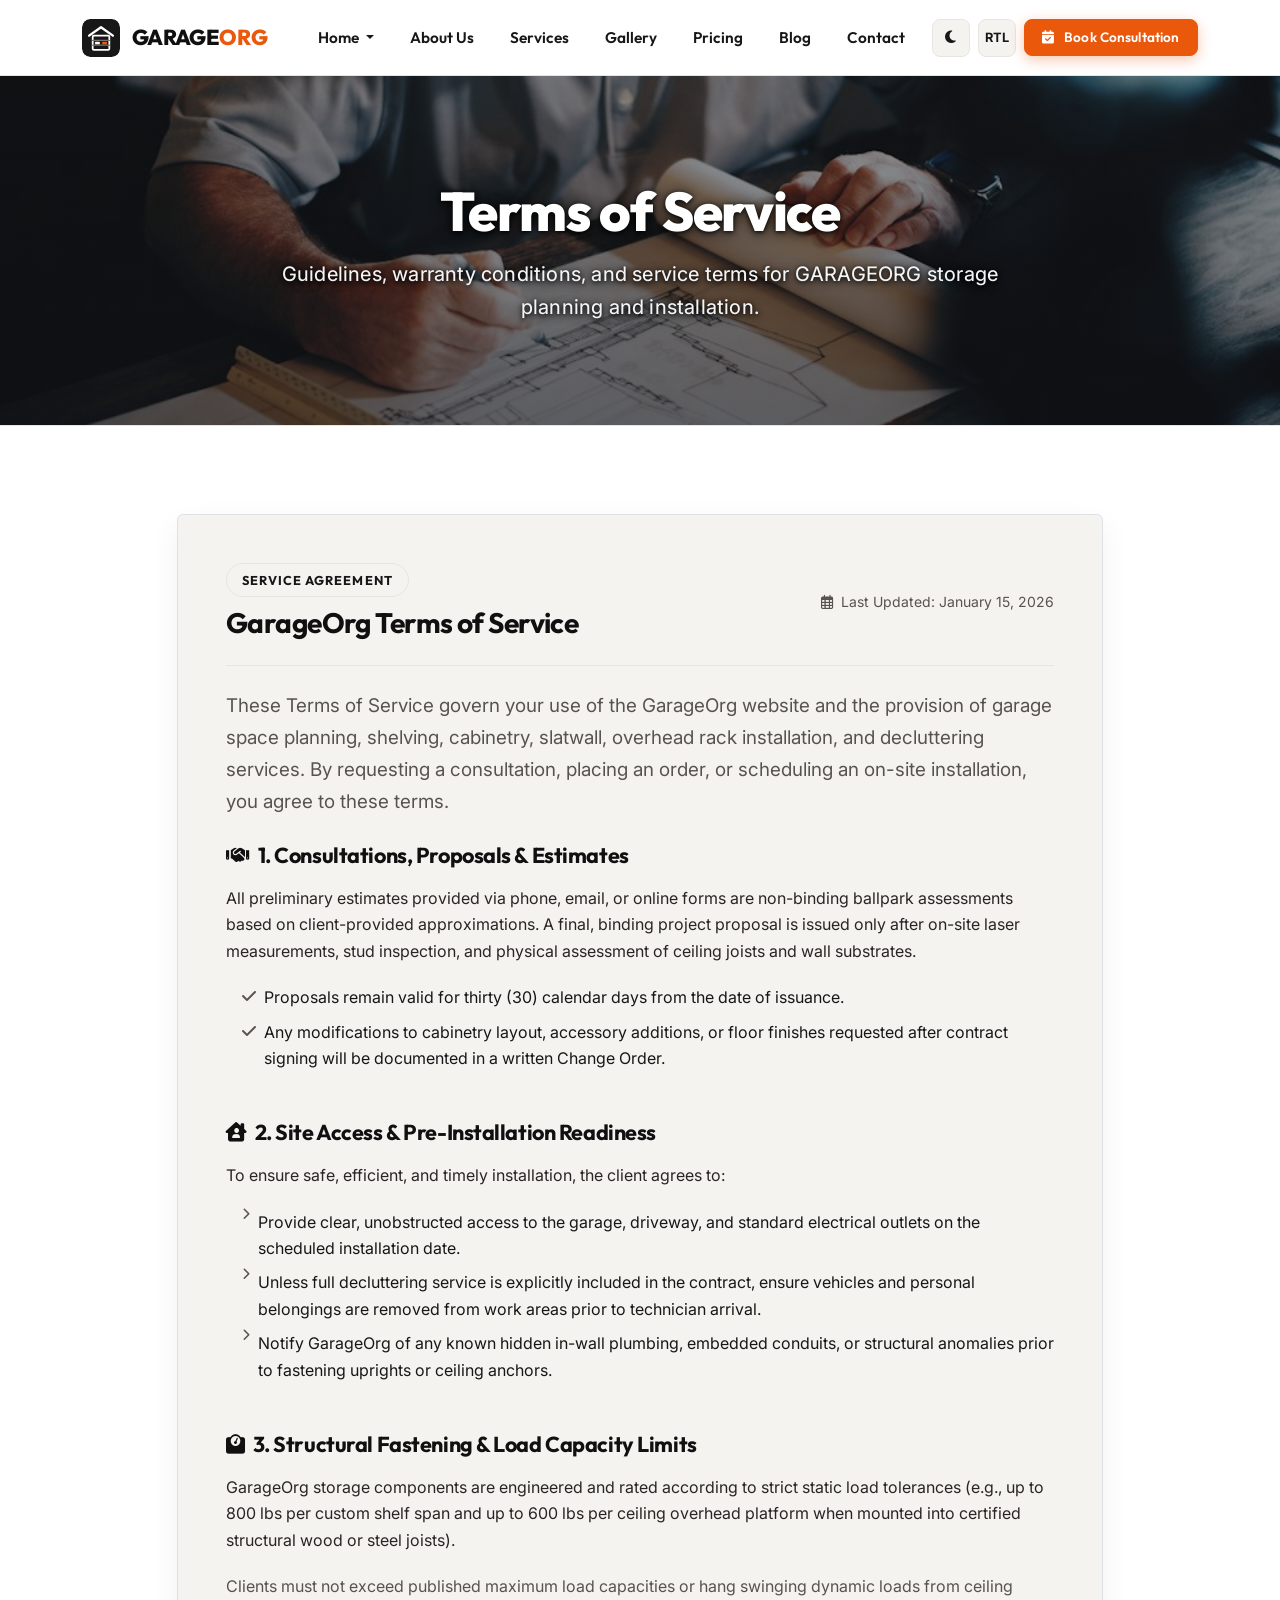
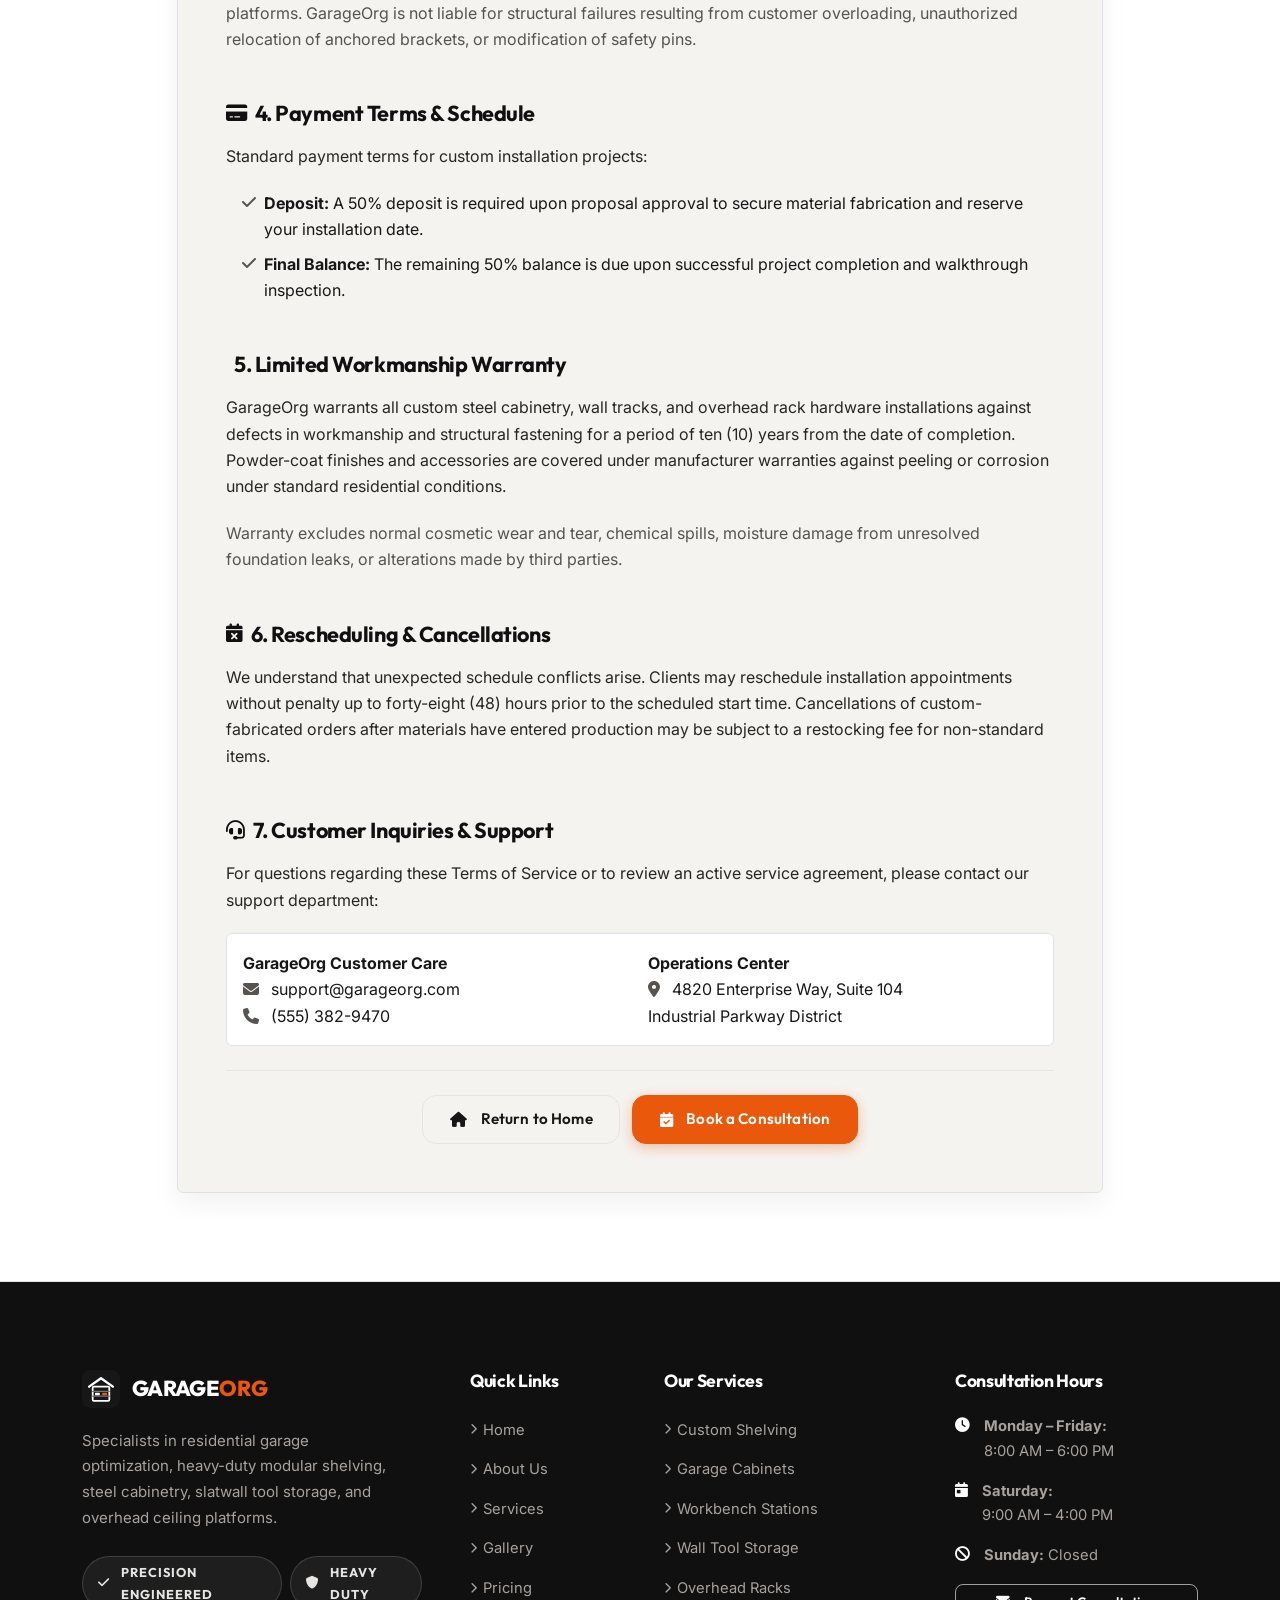
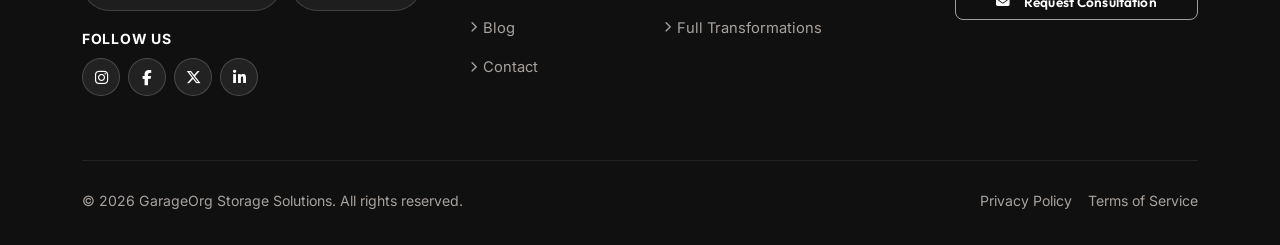
<file: terms-of-service.html>
<!DOCTYPE html>
<html lang="en" data-theme="light" dir="ltr">
<head>
  <meta charset="UTF-8">
  <meta name="viewport" content="width=device-width, initial-scale=1.0">
  <title>Terms of Service — Garage & Storage Organization Service</title>
  <meta name="description" content="Read the Terms of Service for GarageOrg garage storage installation, space planning, cabinetry, and organization services.">
  <link rel="icon" type="image/svg+xml" href="assets/images/favicon.svg">

  <!-- Bootstrap 5 CSS -->
  <link rel="stylesheet" href="https://cdn.jsdelivr.net/npm/bootstrap@5.3.3/dist/css/bootstrap.min.css">
  <!-- Font Awesome 6 -->
  <link rel="stylesheet" href="https://cdnjs.cloudflare.com/ajax/libs/font-awesome/6.5.1/css/all.min.css">
  <!-- Custom CSS -->
  <link rel="stylesheet" href="assets/css/style.css">
</head>
<body data-page="terms-of-service">

  <!-- ==========================================================================
       NAVBAR
       ========================================================================== -->
  <header class="sticky-top">
    <nav class="navbar navbar-expand-lg site-navbar" aria-label="Main Navigation">
      <div class="container">
        <a class="navbar-brand" href="index.html">
          <img src="assets/images/favicon.svg" alt="GarageOrg Logo" class="brand-logo-img">
          <span>GARAGE<span class="brand-org">ORG</span></span>
        </a>

        <div class="d-flex align-items-center gap-2 d-lg-none">
          <button class="nav-util-btn theme-toggle-btn" aria-label="Toggle Theme">
            <i class="fas fa-moon"></i>
          </button>
          <button class="nav-util-btn rtl-toggle-btn" aria-label="Toggle Direction">
            <span class="fw-bold" style="font-size:0.8rem">RTL</span>
          </button>
          <button class="navbar-toggler" type="button" data-bs-toggle="collapse" data-bs-target="#navbarContent" aria-controls="navbarContent" aria-expanded="false" aria-label="Toggle navigation">
            <i class="fas fa-bars"></i>
          </button>
        </div>

        <div class="collapse navbar-collapse" id="navbarContent">
          <ul class="navbar-nav mx-auto mb-2 mb-lg-0">
            <li class="nav-item dropdown">
              <a class="nav-link dropdown-toggle" href="#" role="button" data-bs-toggle="dropdown" aria-expanded="false">
                Home
              </a>
              <ul class="dropdown-menu">
                <li><a class="dropdown-item" href="index.html">Garage Storage Solutions</a></li>
                <li><a class="dropdown-item" href="index-2.html">Garage Transformations</a></li>
              </ul>
            </li>
            <li class="nav-item"><a class="nav-link" href="about.html">About Us</a></li>
            <li class="nav-item"><a class="nav-link" href="services.html">Services</a></li>
            <li class="nav-item"><a class="nav-link" href="gallery.html">Gallery</a></li>
            <li class="nav-item"><a class="nav-link" href="pricing.html">Pricing</a></li>
            <li class="nav-item"><a class="nav-link" href="blog.html">Blog</a></li>
            <li class="nav-item"><a class="nav-link" href="contact.html">Contact</a></li>
          </ul>

          <div class="d-flex align-items-center gap-2">
            <button class="nav-util-btn theme-toggle-btn d-none d-lg-inline-flex" title="Toggle Theme" aria-label="Toggle Theme">
              <i class="fas fa-moon"></i>
            </button>
            <button class="nav-util-btn rtl-toggle-btn d-none d-lg-inline-flex" title="Toggle Direction" aria-label="Toggle Direction">
              <span class="fw-bold" style="font-size:0.8rem">RTL</span>
            </button>
            <a href="contact.html" class="btn btn-primary btn-sm">
              <i class="fas fa-calendar-check"></i> Book Consultation
            </a>
          </div>
        </div>
      </div>
    </nav>
  </header>

  <!-- ==========================================================================
       INNER HERO
       ========================================================================== -->
  <section class="inner-hero" style="background-image: url('assets/images/about-mission.jpg');">
    <div class="inner-hero-overlay"></div>
    <div class="container">
      <div class="inner-hero-content text-center">
        <h1 class="inner-hero-title">Terms of Service</h1>
        <p class="inner-hero-desc">
          Guidelines, warranty conditions, and service terms for GARAGEORG storage planning and installation.
        </p>
      </div>
    </div>
  </section>

  <!-- ==========================================================================
       TERMS CONTENT SECTION
       ========================================================================== -->
  <main class="section-py bg-body-theme">
    <div class="container">
      <div class="row justify-content-center">
        <div class="col-lg-10">
          <div class="p-4 p-md-5 rounded border bg-surface" style="border-color: var(--border-color); border-radius: var(--radius-lg); box-shadow: var(--card-shadow);">
            
            <div class="d-flex flex-wrap align-items-center justify-content-between gap-3 pb-4 mb-4 border-bottom" style="border-color: var(--border-color) !important;">
              <div>
                <span class="badge-tag mb-2">Service Agreement</span>
                <h2 class="h3 fw-bold mb-0">GarageOrg Terms of Service</h2>
              </div>
              <div class="text-muted small">
                <i class="far fa-calendar-alt me-1"></i> Last Updated: January 15, 2026
              </div>
            </div>

            <p class="lead text-muted mb-4">
              These Terms of Service govern your use of the GarageOrg website and the provision of garage space planning, shelving, cabinetry, slatwall, overhead rack installation, and decluttering services. By requesting a consultation, placing an order, or scheduling an on-site installation, you agree to these terms.
            </p>

            <section class="mb-5">
              <h3 class="h4 fw-bold mb-3 d-flex align-items-center gap-2">
                <i class="fas fa-handshake fa-sm" style="color: var(--text-heading);"></i>
                1. Consultations, Proposals & Estimates
              </h3>
              <p>
                All preliminary estimates provided via phone, email, or online forms are non-binding ballpark assessments based on client-provided approximations. A final, binding project proposal is issued only after on-site laser measurements, stud inspection, and physical assessment of ceiling joists and wall substrates.
              </p>
              <ul class="list-unstyled ps-3 mb-3">
                <li class="mb-2 d-flex align-items-start gap-2">
                  <i class="fas fa-check text-muted mt-1"></i>
                  <span>Proposals remain valid for thirty (30) calendar days from the date of issuance.</span>
                </li>
                <li class="mb-2 d-flex align-items-start gap-2">
                  <i class="fas fa-check text-muted mt-1"></i>
                  <span>Any modifications to cabinetry layout, accessory additions, or floor finishes requested after contract signing will be documented in a written Change Order.</span>
                </li>
              </ul>
            </section>

            <section class="mb-5">
              <h3 class="h4 fw-bold mb-3 d-flex align-items-center gap-2">
                <i class="fas fa-house-chimney-user fa-sm" style="color: var(--text-heading);"></i>
                2. Site Access & Pre-Installation Readiness
              </h3>
              <p>To ensure safe, efficient, and timely installation, the client agrees to:</p>
              <ul class="list-unstyled ps-3 mb-3">
                <li class="mb-2 d-flex align-items-start gap-2">
                  <i class="fas fa-chevron-right text-muted mt-1 fa-xs"></i>
                  <span>Provide clear, unobstructed access to the garage, driveway, and standard electrical outlets on the scheduled installation date.</span>
                </li>
                <li class="mb-2 d-flex align-items-start gap-2">
                  <i class="fas fa-chevron-right text-muted mt-1 fa-xs"></i>
                  <span>Unless full decluttering service is explicitly included in the contract, ensure vehicles and personal belongings are removed from work areas prior to technician arrival.</span>
                </li>
                <li class="mb-2 d-flex align-items-start gap-2">
                  <i class="fas fa-chevron-right text-muted mt-1 fa-xs"></i>
                  <span>Notify GarageOrg of any known hidden in-wall plumbing, embedded conduits, or structural anomalies prior to fastening uprights or ceiling anchors.</span>
                </li>
              </ul>
            </section>

            <section class="mb-5">
              <h3 class="h4 fw-bold mb-3 d-flex align-items-center gap-2">
                <i class="fas fa-weight-scale fa-sm" style="color: var(--text-heading);"></i>
                3. Structural Fastening & Load Capacity Limits
              </h3>
              <p>
                GarageOrg storage components are engineered and rated according to strict static load tolerances (e.g., up to 800 lbs per custom shelf span and up to 600 lbs per ceiling overhead platform when mounted into certified structural wood or steel joists).
              </p>
              <p class="text-muted">
                Clients must not exceed published maximum load capacities or hang swinging dynamic loads from ceiling platforms. GarageOrg is not liable for structural failures resulting from customer overloading, unauthorized relocation of anchored brackets, or modification of safety pins.
              </p>
            </section>

            <section class="mb-5">
              <h3 class="h4 fw-bold mb-3 d-flex align-items-center gap-2">
                <i class="fas fa-credit-card fa-sm" style="color: var(--text-heading);"></i>
                4. Payment Terms & Schedule
              </h3>
              <p>Standard payment terms for custom installation projects:</p>
              <ul class="list-unstyled ps-3 mb-3">
                <li class="mb-2 d-flex align-items-start gap-2">
                  <i class="fas fa-check text-muted mt-1"></i>
                  <div><strong>Deposit:</strong> A 50% deposit is required upon proposal approval to secure material fabrication and reserve your installation date.</div>
                </li>
                <li class="mb-2 d-flex align-items-start gap-2">
                  <i class="fas fa-check text-muted mt-1"></i>
                  <div><strong>Final Balance:</strong> The remaining 50% balance is due upon successful project completion and walkthrough inspection.</div>
                </li>
              </ul>
            </section>

            <section class="mb-5">
              <h3 class="h4 fw-bold mb-3 d-flex align-items-center gap-2">
                <i class="fas fa-shield-check fa-sm" style="color: var(--text-heading);"></i>
                5. Limited Workmanship Warranty
              </h3>
              <p>
                GarageOrg warrants all custom steel cabinetry, wall tracks, and overhead rack hardware installations against defects in workmanship and structural fastening for a period of ten (10) years from the date of completion. Powder-coat finishes and accessories are covered under manufacturer warranties against peeling or corrosion under standard residential conditions.
              </p>
              <p class="text-muted">
                Warranty excludes normal cosmetic wear and tear, chemical spills, moisture damage from unresolved foundation leaks, or alterations made by third parties.
              </p>
            </section>

            <section class="mb-5">
              <h3 class="h4 fw-bold mb-3 d-flex align-items-center gap-2">
                <i class="fas fa-calendar-xmark fa-sm" style="color: var(--text-heading);"></i>
                6. Rescheduling & Cancellations
              </h3>
              <p>
                We understand that unexpected schedule conflicts arise. Clients may reschedule installation appointments without penalty up to forty-eight (48) hours prior to the scheduled start time. Cancellations of custom-fabricated orders after materials have entered production may be subject to a restocking fee for non-standard items.
              </p>
            </section>

            <section class="mb-4">
              <h3 class="h4 fw-bold mb-3 d-flex align-items-center gap-2">
                <i class="fas fa-headset fa-sm" style="color: var(--text-heading);"></i>
                7. Customer Inquiries & Support
              </h3>
              <p>
                For questions regarding these Terms of Service or to review an active service agreement, please contact our support department:
              </p>
              <div class="p-3 rounded border" style="background-color: var(--bg-body); border-color: var(--border-color);">
                <div class="row g-3">
                  <div class="col-md-6">
                    <strong>GarageOrg Customer Care</strong><br>
                    <i class="fas fa-envelope me-2 text-muted"></i> support@garageorg.com<br>
                    <i class="fas fa-phone me-2 text-muted"></i> (555) 382-9470
                  </div>
                  <div class="col-md-6">
                    <strong>Operations Center</strong><br>
                    <i class="fas fa-location-dot me-2 text-muted"></i> 4820 Enterprise Way, Suite 104<br>
                    Industrial Parkway District
                  </div>
                </div>
              </div>
            </section>

            <div class="pt-4 border-top text-center" style="border-color: var(--border-color) !important;">
              <a href="index.html" class="btn btn-outline-brand me-2">
                <i class="fas fa-home me-1"></i> Return to Home
              </a>
              <a href="contact.html" class="btn btn-primary">
                <i class="fas fa-calendar-check me-1"></i> Book a Consultation
              </a>
            </div>

          </div>
        </div>
      </div>
    </div>
  </main>

  <!-- ==========================================================================
       FOOTER
       ========================================================================== -->
  <footer class="site-footer">
    <div class="container">
      <div class="row g-4 g-lg-5">
        <!-- Col 1: Brand -->
        <div class="col-lg-4 col-md-6">
          <a class="footer-brand" href="index.html" aria-label="GarageOrg Home">
            <img src="assets/images/favicon.svg" alt="GarageOrg Logo" class="brand-logo-img">
            <span>GARAGE<span class="brand-org">ORG</span></span>
          </a>
          <p class="footer-desc">
            Specialists in residential garage optimization, heavy-duty modular shelving, steel cabinetry, slatwall tool
            storage, and overhead ceiling platforms.
          </p>
          <div class="d-flex gap-2">
            <span class="badge-tag"
              style="background: rgba(255,255,255,0.06); border-color: rgba(255,255,255,0.15); color: #E7E5E4;">
              <i class="fas fa-check me-1"></i> Precision Engineered
            </span>
            <span class="badge-tag"
              style="background: rgba(255,255,255,0.06); border-color: rgba(255,255,255,0.15); color: #E7E5E4;">
              <i class="fas fa-shield me-1"></i> Heavy Duty
            </span>
          </div>
          <!-- Follow Us Social Links -->
          <div class="footer-social-wrap mt-3">
            <span class="footer-social-title d-block mb-2 text-white fw-bold small text-uppercase"
              style="letter-spacing: 0.05em;">Follow Us</span>
            <div class="d-flex gap-2">
              <a href="https://instagram.com/garageorg" class="footer-social-link" target="_blank"
                rel="noopener noreferrer" aria-label="GarageOrg on Instagram" title="Follow GarageOrg on Instagram">
                <i class="fab fa-instagram"></i>
              </a>
              <a href="https://facebook.com/garageorg" class="footer-social-link" target="_blank"
                rel="noopener noreferrer" aria-label="GarageOrg on Facebook" title="Follow GarageOrg on Facebook">
                <i class="fab fa-facebook-f"></i>
              </a>
              <a href="https://x.com/garageorg" class="footer-social-link" target="_blank" rel="noopener noreferrer"
                aria-label="GarageOrg on X (formerly Twitter)" title="Follow GarageOrg on X">
                <i class="fab fa-x-twitter"></i>
              </a>
              <a href="https://linkedin.com/company/garageorg" class="footer-social-link" target="_blank"
                rel="noopener noreferrer" aria-label="GarageOrg on LinkedIn" title="Follow GarageOrg on LinkedIn">
                <i class="fab fa-linkedin-in"></i>
              </a>
            </div>
          </div>
        </div>

        <!-- Col 2: Quick Links -->
        <div class="col-lg-2 col-md-6 col-6">
          <h4 class="footer-heading">Quick Links</h4>
          <ul class="footer-links">
            <li><a href="index.html"><i class="fas fa-chevron-right fa-xs"></i> Home</a></li>
            <li><a href="about.html"><i class="fas fa-chevron-right fa-xs"></i> About Us</a></li>
            <li><a href="services.html"><i class="fas fa-chevron-right fa-xs"></i> Services</a></li>
            <li><a href="gallery.html"><i class="fas fa-chevron-right fa-xs"></i> Gallery</a></li>
            <li><a href="pricing.html"><i class="fas fa-chevron-right fa-xs"></i> Pricing</a></li>
            <li><a href="blog.html"><i class="fas fa-chevron-right fa-xs"></i> Blog</a></li>
            <li><a href="contact.html"><i class="fas fa-chevron-right fa-xs"></i> Contact</a></li>
          </ul>
        </div>

        <!-- Col 3: Services -->
        <div class="col-lg-3 col-md-6 col-6">
          <h4 class="footer-heading">Our Services</h4>
          <ul class="footer-links">
            <li><a href="service-details.html?service=shelving"><i class="fas fa-chevron-right fa-xs"></i> Custom
                Shelving</a></li>
            <li><a href="service-details.html?service=cabinets"><i class="fas fa-chevron-right fa-xs"></i> Garage
                Cabinets</a></li>
            <li><a href="service-details.html?service=workbench"><i class="fas fa-chevron-right fa-xs"></i> Workbench
                Stations</a></li>
            <li><a href="service-details.html?service=tools"><i class="fas fa-chevron-right fa-xs"></i> Wall Tool
                Storage</a></li>
            <li><a href="service-details.html?service=overhead"><i class="fas fa-chevron-right fa-xs"></i> Overhead
                Racks</a></li>
            <li><a href="service-details.html?service=complete"><i class="fas fa-chevron-right fa-xs"></i> Full
                Transformations</a></li>
          </ul>
        </div>

        <!-- Col 4: Consultation Hours -->
        <div class="col-lg-3 col-md-6">
          <h4 class="footer-heading">Consultation Hours</h4>
          <div class="footer-contact-item">
            <i class="fas fa-clock"></i>
            <div>
              <strong>Monday – Friday:</strong><br>
              8:00 AM – 6:00 PM
            </div>
          </div>
          <div class="footer-contact-item">
            <i class="fas fa-calendar-day"></i>
            <div>
              <strong>Saturday:</strong><br>
              9:00 AM – 4:00 PM
            </div>
          </div>
          <div class="footer-contact-item">
            <i class="fas fa-ban"></i>
            <div>
              <strong>Sunday:</strong> Closed
            </div>
          </div>
          <div class="mt-3">
            <a href="contact.html" class="btn btn-outline-light btn-sm w-100">
              <i class="fas fa-envelope me-1"></i> Request Consultation
            </a>
          </div>
        </div>
      </div>

      <div class="footer-bottom">
        <div>&copy; 2026 GarageOrg Storage Solutions. All rights reserved.</div>
        <div class="d-flex gap-3">
          <a href="privacy-policy.html" style="color: var(--footer-muted);">Privacy Policy</a>
          <a href="terms-of-service.html" style="color: var(--footer-muted);">Terms of Service</a>
        </div>
      </div>
    </div>
  </footer>

  <!-- Bootstrap 5 Bundle JS -->
  <script src="https://cdn.jsdelivr.net/npm/bootstrap@5.3.3/dist/js/bootstrap.bundle.min.js"></script>
  <!-- Main JS -->
  <script src="assets/js/main.js"></script>
</body>
</html>
</file>
<file: assets/css/style.css>
/* ==========================================================================
   GARAGE & STORAGE ORGANIZATION SERVICE - MAIN STYLESHEET
   Aesthetics: Premium Dark / White / Warm-Gray Architecture
   Full Support: Light/Dark Mode, RTL/LTR, Bootstrap 5 Enhanced
   ========================================================================== */

@import url('https://fonts.googleapis.com/css2?family=Inter:wght@300;400;500;600;700&family=Outfit:wght@400;500;600;700;800&display=swap');

:root {
  /* Brand Color Tokens */
  --primary-black: #171717;
  --deep-black: #101010;
  --charcoal: #262626;
  --warm-gray: #78716C;
  --light-warm-gray: #F5F3F0;
  --white: #FFFFFF;
  --border-gray: #E7E5E4;

  /* Signature Brand Accent (Garage Safety Amber / Industrial Orange) */
  --brand-accent: #EA580C;
  --brand-accent-hover: #C2410C;
  --brand-accent-glow: rgba(234, 88, 12, 0.32);
  --brand-accent-subtle: rgba(234, 88, 12, 0.1);

  /* Theme Dynamic Variables (Default: Light Mode) */
  --bg-body: #FFFFFF;
  --bg-surface: #F5F3F0;
  --bg-card: #FFFFFF;
  --bg-elevated: #FFFFFF;
  --bg-muted: #F5F3F0;
  --bg-dark-accent: #171717;
  
  --text-main: #171717;
  --text-body: #292524;
  --text-muted: #57534E;
  --text-inverse: #FFFFFF;
  --text-heading: #101010;

  --border-color: #E7E5E4;
  --border-subtle: #F5F3F0;
  
  --navbar-bg: rgba(255, 255, 255, 0.96);
  --footer-bg: #101010;
  --footer-text: #F5F3F0;
  --footer-muted: #A8A29E;

  --card-shadow: 0 10px 30px rgba(0, 0, 0, 0.06);
  --card-hover-shadow: 0 20px 40px rgba(0, 0, 0, 0.12);
  --glass-bg: rgba(255, 255, 255, 0.9);
  --glass-border: rgba(231, 229, 228, 0.8);

  --font-heading: 'Outfit', -apple-system, BlinkMacSystemFont, "Segoe UI", Roboto, sans-serif;
  --font-body: 'Inter', -apple-system, BlinkMacSystemFont, "Segoe UI", Roboto, sans-serif;

  --radius-sm: 8px;
  --radius-md: 14px;
  --radius-lg: 22px;
  --radius-pill: 9999px;

  --transition-fast: 0.2s cubic-bezier(0.16, 1, 0.3, 1);
  --transition-normal: 0.35s cubic-bezier(0.16, 1, 0.3, 1);
}

/* ==========================================================================
   DARK MODE OVERRIDES (FULL CONTRAST & CLEAR VISIBILITY)
   ========================================================================== */
[data-theme="dark"] {
  --brand-accent: #EA580C;
  --brand-accent-hover: #F97316;
  --brand-accent-glow: rgba(234, 88, 12, 0.45);
  --brand-accent-subtle: rgba(234, 88, 12, 0.18);

  --bg-body: #101010;
  --bg-surface: #171717;
  --bg-card: #1A1A1A;
  --bg-elevated: #262626;
  --bg-muted: #202020;
  --bg-dark-accent: #1C1C1C;

  --text-main: #F5F3F0;
  --text-body: #E7E5E4;
  --text-muted: #D6D3D1;
  --text-inverse: #101010;
  --text-heading: #FFFFFF;

  --border-color: #333333;
  --border-subtle: #262626;

  --navbar-bg: rgba(16, 16, 16, 0.96);
  --footer-bg: #0A0A0A;
  --footer-text: #F5F3F0;
  --footer-muted: #A8A29E;

  --card-shadow: 0 10px 30px rgba(0, 0, 0, 0.5);
  --card-hover-shadow: 0 20px 45px rgba(0, 0, 0, 0.7);
  --glass-bg: rgba(26, 26, 26, 0.9);
  --glass-border: rgba(60, 60, 60, 0.8);
}

/* Ensure Bootstrap text-muted is clearly readable in both themes */
.text-muted {
  color: var(--text-muted) !important;
}

[data-theme="dark"] .text-muted,
[data-theme="dark"] p.text-muted,
[data-theme="dark"] small.text-muted,
[data-theme="dark"] span.text-muted {
  color: #D6D3D1 !important;
}

[data-theme="dark"] .text-secondary {
  color: #D6D3D1 !important;
}

[data-theme="dark"] .border,
[data-theme="dark"] .border-top,
[data-theme="dark"] .border-bottom,
[data-theme="dark"] .border-start,
[data-theme="dark"] .border-end {
  border-color: var(--border-color) !important;
}

/* ==========================================================================
   BASE & TYPOGRAPHY
   ========================================================================== */
*, *::before, *::after {
  box-sizing: border-box;
  margin: 0;
  padding: 0;
}

html {
  overflow-x: clip;
}

body {
  font-family: var(--font-body);
  background-color: var(--bg-body);
  color: var(--text-main);
  line-height: 1.65;
  font-size: 1rem;
  overflow-x: clip;
  transition: background-color var(--transition-normal), color var(--transition-normal);
  -webkit-font-smoothing: antialiased;
  -moz-osx-font-smoothing: grayscale;
}

h1, h2, h3, h4, h5, h6,
.h1, .h2, .h3, .h4, .h5, .h6 {
  font-family: var(--font-heading);
  color: var(--text-heading);
  font-weight: 700;
  line-height: 1.25;
  letter-spacing: -0.02em;
}

h1, .h1 { font-size: clamp(2.2rem, 4.5vw, 3.75rem); }
h2, .h2 { font-size: clamp(1.75rem, 3.2vw, 2.75rem); }
h3, .h3 { font-size: clamp(1.35rem, 2.2vw, 1.85rem); }
h4, .h4 { font-size: 1.35rem; }
h5, .h5 { font-size: 1.15rem; }
h6, .h6 { font-size: 1rem; }

p {
  margin-bottom: 1.25rem;
  color: var(--text-body);
}

[data-theme="dark"] p {
  color: var(--text-body);
}

p.lead {
  font-size: 1.18rem;
  font-weight: 400;
  line-height: 1.7;
}

a {
  color: var(--text-main);
  text-decoration: none;
  transition: color var(--transition-fast), transform var(--transition-fast);
}

a:hover {
  color: var(--warm-gray);
}

[data-theme="dark"] a {
  color: var(--text-main);
}

[data-theme="dark"] a:hover {
  color: #FFFFFF;
}

img {
  max-width: 100%;
  height: auto;
  display: block;
}

/* ==========================================================================
   STICKY NAVBAR & HEADER (ALL PAGES)
   ========================================================================== */
header,
header.sticky-top,
.sticky-top {
  position: -webkit-sticky !important;
  position: sticky !important;
  top: 0 !important;
  z-index: 1050 !important;
  width: 100%;
}

.site-navbar {
  position: -webkit-sticky;
  position: sticky;
  top: 0;
  z-index: 1050;
  background-color: var(--navbar-bg);
  backdrop-filter: blur(14px);
  -webkit-backdrop-filter: blur(14px);
  border-bottom: 1px solid var(--border-color);
  padding: 0.85rem 0;
  transition: all var(--transition-normal);
}

.site-navbar .navbar-brand {
  display: flex;
  align-items: center;
  gap: 0.75rem;
  font-family: var(--font-heading);
  font-size: 1.35rem;
  font-weight: 800;
  letter-spacing: -0.03em;
  color: var(--text-heading) !important;
  flex-shrink: 0;
  margin-right: 1.5rem;
}

[dir="rtl"] .site-navbar .navbar-brand {
  margin-right: 0;
  margin-left: 1.5rem;
}

.site-navbar .brand-logo-img,
.site-footer .brand-logo-img,
.brand-logo-img {
  width: 38px !important;
  height: 38px !important;
  border-radius: 8px !important;
  object-fit: contain !important;
  flex-shrink: 0 !important;
  display: block !important;
}

/* GARAGEORG Brand Accent Distinction */
.brand-org {
  color: var(--brand-accent) !important;
  font-weight: 800;
  letter-spacing: -0.01em;
  transition: color var(--transition-fast);
}

.site-navbar .navbar-brand:hover .brand-org,
.footer-brand:hover .brand-org,
.footer-brand-title:hover .brand-org {
  color: var(--brand-accent-hover) !important;
}

.site-navbar .navbar-collapse {
  align-items: center;
}

.site-navbar .navbar-collapse > .d-flex {
  flex-shrink: 0;
}

/* Navbar link gap for clear separation and visibility */
@media (min-width: 992px) {
  .site-navbar .navbar-nav {
    display: flex;
    align-items: center;
    gap: 0.45rem;
  }
}

.site-navbar .nav-link {
  font-family: var(--font-heading);
  font-size: 0.96rem;
  font-weight: 600;
  color: var(--text-main) !important;
  padding: 0.55rem 0.9rem !important;
  border-radius: var(--radius-sm);
  transition: all var(--transition-fast);
  white-space: nowrap !important;
}

.site-navbar .btn-primary,
.site-navbar .btn-sm {
  white-space: nowrap !important;
}

.site-navbar .nav-link:hover {
  color: var(--text-heading) !important;
  background-color: rgba(0, 0, 0, 0.05);
}

.site-navbar .nav-link.active {
  color: #FFFFFF !important;
  background-color: var(--primary-black) !important;
  font-weight: 700;
  box-shadow: 0 2px 6px rgba(0, 0, 0, 0.16);
}

.site-navbar .nav-link.active:hover {
  color: #FFFFFF !important;
  background-color: var(--primary-black) !important;
}

[data-theme="dark"] .site-navbar .nav-link:hover {
  background-color: rgba(255, 255, 255, 0.08);
  color: #FFFFFF !important;
}

[data-theme="dark"] .site-navbar .nav-link.active {
  background-color: #FFFFFF !important;
  color: #101010 !important;
  font-weight: 700;
  box-shadow: 0 2px 8px rgba(255, 255, 255, 0.15);
}

[data-theme="dark"] .site-navbar .nav-link.active:hover {
  background-color: #FFFFFF !important;
  color: #101010 !important;
}

/* Dropdown styling */
.site-navbar .dropdown-menu {
  background-color: #FFFFFF;
  border: 1px solid var(--border-color);
  box-shadow: 0 12px 32px rgba(0, 0, 0, 0.12);
  border-radius: var(--radius-md);
  padding: 0.5rem;
  min-width: 190px;
  margin-top: 0.4rem;
}

.site-navbar .dropdown-item {
  font-family: var(--font-heading);
  font-size: 0.94rem;
  font-weight: 600;
  color: #292524;
  padding: 0.65rem 1rem;
  border-radius: var(--radius-sm);
  transition: all var(--transition-fast);
  display: flex;
  align-items: center;
  border-left: 3px solid transparent;
}

.site-navbar .dropdown-item:hover,
.site-navbar .dropdown-item:focus {
  background-color: #F5F3F0;
  color: #101010;
  border-left-color: var(--warm-gray);
  outline: none;
}

.site-navbar .dropdown-item.active {
  background-color: var(--primary-black);
  color: #FFFFFF !important;
  font-weight: 700;
  border-left-color: var(--warm-gray);
}

[dir="rtl"] .site-navbar .dropdown-item {
  border-left: none;
  border-right: 3px solid transparent;
}

[dir="rtl"] .site-navbar .dropdown-item:hover,
[dir="rtl"] .site-navbar .dropdown-item:focus {
  border-right-color: var(--warm-gray);
}

[dir="rtl"] .site-navbar .dropdown-item.active {
  border-right-color: #171717;
}

[data-theme="dark"] .site-navbar .dropdown-menu {
  background-color: #1A1A1A;
  border-color: #333333;
  box-shadow: 0 12px 32px rgba(0, 0, 0, 0.45);
}

[data-theme="dark"] .site-navbar .dropdown-item {
  color: #E7E5E4;
}

[data-theme="dark"] .site-navbar .dropdown-item:hover,
[data-theme="dark"] .site-navbar .dropdown-item:focus {
  background-color: #262626;
  color: #FFFFFF;
  border-left-color: var(--warm-gray);
}

[data-theme="dark"] .site-navbar .dropdown-item.active {
  background-color: #FFFFFF;
  color: #101010 !important;
  font-weight: 700;
  border-left-color: var(--warm-gray);
}

[dir="rtl"][data-theme="dark"] .site-navbar .dropdown-item.active {
  border-right-color: #FFFFFF;
}

/* Toggle Utility Buttons (Theme & RTL) */
.nav-util-btn {
  width: 38px;
  height: 38px;
  border-radius: var(--radius-sm);
  background-color: var(--bg-surface);
  color: var(--text-main);
  border: 1px solid var(--border-color);
  display: inline-flex;
  align-items: center;
  justify-content: center;
  cursor: pointer;
  transition: all var(--transition-fast);
  font-size: 0.9rem;
  font-weight: 700;
}

.nav-util-btn:hover {
  background-color: var(--text-heading);
  color: var(--bg-body);
  border-color: var(--text-heading);
}

[data-theme="dark"] .nav-util-btn {
  background-color: var(--bg-elevated);
  color: #FFFFFF;
  border-color: var(--border-color);
}

[data-theme="dark"] .nav-util-btn:hover {
  background-color: #FFFFFF;
  color: var(--deep-black);
}

.navbar-toggler {
  border: 1px solid var(--border-color);
  background-color: var(--bg-surface);
  padding: 0.45rem 0.65rem;
  border-radius: var(--radius-sm);
  color: var(--text-main);
}

[data-theme="dark"] .navbar-toggler {
  background-color: var(--bg-elevated);
  color: #FFFFFF;
  border-color: var(--border-color);
}

.navbar-toggler:focus {
  box-shadow: none;
}

/* ==========================================================================
   BUTTONS & BADGES
   ========================================================================== */
.btn {
  font-family: var(--font-heading);
  font-weight: 600;
  font-size: 0.95rem;
  padding: 0.75rem 1.65rem;
  border-radius: var(--radius-md);
  letter-spacing: 0.01em;
  transition: all var(--transition-normal);
  display: inline-flex;
  align-items: center;
  justify-content: center;
  gap: 0.6rem;
  position: relative;
  overflow: hidden;
  border: 1.5px solid transparent;
  cursor: pointer;
  text-decoration: none;
}

.btn:focus-visible {
  outline: 2px solid var(--warm-gray);
  outline-offset: 3px;
}

/* Primary Call-to-Action (CTA) Button — Distinctive GARAGEORG Brand Color */
.btn-primary, .btn-brand-black, .btn-cta-primary {
  background-color: var(--brand-accent) !important;
  color: #FFFFFF !important;
  border-color: var(--brand-accent) !important;
  box-shadow: 0 4px 14px var(--brand-accent-glow);
}

.btn-primary i, .btn-brand-black i, .btn-cta-primary i,
.btn-primary span, .btn-brand-black span, .btn-cta-primary span {
  color: #FFFFFF !important;
}

.btn-primary:hover, .btn-primary:focus, .btn-primary:active,
.btn-brand-black:hover, .btn-brand-black:focus, .btn-brand-black:active,
.btn-cta-primary:hover, .btn-cta-primary:focus, .btn-cta-primary:active {
  background-color: var(--brand-accent-hover) !important;
  border-color: var(--brand-accent-hover) !important;
  color: #FFFFFF !important;
  transform: translateY(-2px);
  box-shadow: 0 8px 24px var(--brand-accent-glow) !important;
}

.btn-primary:disabled, .btn-primary.disabled,
.btn-brand-black:disabled, .btn-brand-black.disabled,
.btn-cta-primary:disabled, .btn-cta-primary.disabled {
  background-color: #9CA3AF !important;
  border-color: #9CA3AF !important;
  color: rgba(255, 255, 255, 0.75) !important;
  opacity: 0.7;
  cursor: not-allowed;
  transform: none;
  box-shadow: none;
}

[data-theme="dark"] .btn-primary,
[data-theme="dark"] .btn-brand-black,
[data-theme="dark"] .btn-cta-primary {
  background-color: var(--brand-accent) !important;
  color: #FFFFFF !important;
  border-color: var(--brand-accent) !important;
  box-shadow: 0 4px 16px var(--brand-accent-glow);
}

[data-theme="dark"] .btn-primary:hover, [data-theme="dark"] .btn-primary:focus, [data-theme="dark"] .btn-primary:active,
[data-theme="dark"] .btn-brand-black:hover, [data-theme="dark"] .btn-brand-black:focus, [data-theme="dark"] .btn-brand-black:active,
[data-theme="dark"] .btn-cta-primary:hover, [data-theme="dark"] .btn-cta-primary:focus, [data-theme="dark"] .btn-cta-primary:active {
  background-color: var(--brand-accent-hover) !important;
  border-color: var(--brand-accent-hover) !important;
  color: #FFFFFF !important;
  box-shadow: 0 8px 26px var(--brand-accent-glow) !important;
}

[data-theme="dark"] .btn-primary:disabled, [data-theme="dark"] .btn-primary.disabled,
[data-theme="dark"] .btn-brand-black:disabled, [data-theme="dark"] .btn-brand-black.disabled,
[data-theme="dark"] .btn-cta-primary:disabled, [data-theme="dark"] .btn-cta-primary.disabled {
  background-color: rgba(255, 255, 255, 0.2) !important;
  border-color: rgba(255, 255, 255, 0.2) !important;
  color: rgba(255, 255, 255, 0.5) !important;
}

/* Outline Light Button (For Dark Banners, Hero Sections, and Dark CTAs) */
.btn-outline-light {
  background-color: transparent !important;
  color: #FFFFFF !important;
  border: 1.5px solid rgba(255, 255, 255, 0.6) !important;
}

.btn-outline-light i,
.btn-outline-light span {
  color: inherit !important;
}

.btn-outline-light:hover,
.btn-outline-light:focus,
.btn-outline-light:active,
.btn-outline-light.active {
  background-color: #FFFFFF !important;
  color: #171717 !important;
  border-color: #FFFFFF !important;
  transform: translateY(-2px);
  box-shadow: 0 8px 24px rgba(0, 0, 0, 0.25);
}

.btn-outline-light:hover *,
.btn-outline-light:focus *,
.btn-outline-light:active * {
  color: #171717 !important;
}

.btn-outline-light:disabled,
.btn-outline-light.disabled {
  background-color: transparent !important;
  color: rgba(255, 255, 255, 0.4) !important;
  border-color: rgba(255, 255, 255, 0.25) !important;
  opacity: 0.65;
  cursor: not-allowed;
  transform: none;
  box-shadow: none;
}

[data-theme="dark"] .btn-outline-light {
  background-color: transparent !important;
  color: #FFFFFF !important;
  border: 1.5px solid rgba(255, 255, 255, 0.6) !important;
}

[data-theme="dark"] .btn-outline-light:hover,
[data-theme="dark"] .btn-outline-light:focus,
[data-theme="dark"] .btn-outline-light:active,
[data-theme="dark"] .btn-outline-light.active {
  background-color: #FFFFFF !important;
  color: #101010 !important;
  border-color: #FFFFFF !important;
  box-shadow: 0 8px 25px rgba(255, 255, 255, 0.2);
}

[data-theme="dark"] .btn-outline-light:hover *,
[data-theme="dark"] .btn-outline-light:focus *,
[data-theme="dark"] .btn-outline-light:active * {
  color: #101010 !important;
}

/* Outline Brand & Outline Dark Buttons */
.btn-outline-brand,
.btn-outline-dark {
  background-color: transparent;
  color: var(--text-main);
  border: 1.5px solid var(--border-color);
}

.btn-outline-brand i, .btn-outline-dark i,
.btn-outline-brand span, .btn-outline-dark span {
  color: inherit;
}

.btn-outline-brand:hover, .btn-outline-brand:focus, .btn-outline-brand:active,
.btn-outline-dark:hover, .btn-outline-dark:focus, .btn-outline-dark:active {
  background-color: var(--text-heading) !important;
  color: var(--bg-body) !important;
  border-color: var(--text-heading) !important;
  transform: translateY(-2px);
  box-shadow: 0 8px 20px rgba(0, 0, 0, 0.12);
}

.btn-outline-brand:hover *, .btn-outline-brand:focus *, .btn-outline-brand:active *,
.btn-outline-dark:hover *, .btn-outline-dark:focus *, .btn-outline-dark:active * {
  color: var(--bg-body) !important;
}

.btn-outline-brand:disabled, .btn-outline-brand.disabled,
.btn-outline-dark:disabled, .btn-outline-dark.disabled {
  background-color: transparent !important;
  color: var(--warm-gray) !important;
  border-color: var(--border-color) !important;
  opacity: 0.6;
  cursor: not-allowed;
  transform: none;
  box-shadow: none;
}

[data-theme="dark"] .btn-outline-brand,
[data-theme="dark"] .btn-outline-dark {
  background-color: transparent;
  color: #FFFFFF !important;
  border-color: var(--border-color);
}

[data-theme="dark"] .btn-outline-brand:hover, [data-theme="dark"] .btn-outline-brand:focus, [data-theme="dark"] .btn-outline-brand:active,
[data-theme="dark"] .btn-outline-dark:hover, [data-theme="dark"] .btn-outline-dark:focus, [data-theme="dark"] .btn-outline-dark:active {
  background-color: #FFFFFF !important;
  color: #101010 !important;
  border-color: #FFFFFF !important;
  box-shadow: 0 8px 25px rgba(255, 255, 255, 0.15);
}

[data-theme="dark"] .btn-outline-brand:hover *, [data-theme="dark"] .btn-outline-brand:focus *, [data-theme="dark"] .btn-outline-brand:active *,
[data-theme="dark"] .btn-outline-dark:hover *, [data-theme="dark"] .btn-outline-dark:focus *, [data-theme="dark"] .btn-outline-dark:active * {
  color: #101010 !important;
}

[data-theme="dark"] .btn-outline-brand:disabled, [data-theme="dark"] .btn-outline-brand.disabled,
[data-theme="dark"] .btn-outline-dark:disabled, [data-theme="dark"] .btn-outline-dark.disabled {
  background-color: transparent !important;
  color: #78716C !important;
  border-color: #333333 !important;
  opacity: 0.5;
}

/* White Solid Button */
.btn-white {
  background-color: #FFFFFF !important;
  color: #171717 !important;
  border: 1.5px solid #FFFFFF !important;
}

.btn-white i,
.btn-white span {
  color: inherit !important;
}

.btn-white:hover, .btn-white:focus, .btn-white:active {
  background-color: #F5F3F0 !important;
  color: #101010 !important;
  border-color: #F5F3F0 !important;
  transform: translateY(-2px);
  box-shadow: 0 8px 25px rgba(0, 0, 0, 0.2);
}

.btn-white:hover *, .btn-white:focus *, .btn-white:active * {
  color: #101010 !important;
}

.btn-white:disabled, .btn-white.disabled {
  background-color: rgba(255, 255, 255, 0.7) !important;
  color: rgba(23, 23, 23, 0.5) !important;
  border-color: transparent !important;
  opacity: 0.65;
  cursor: not-allowed;
  transform: none;
  box-shadow: none;
}

.btn-lg {
  padding: 0.95rem 2.2rem;
  font-size: 1.05rem;
}

.btn-sm {
  padding: 0.45rem 1.1rem;
  font-size: 0.85rem;
  border-radius: var(--radius-sm);
}

.badge-tag {
  display: inline-flex;
  align-items: center;
  gap: 0.4rem;
  font-family: var(--font-heading);
  font-size: 0.8rem;
  font-weight: 700;
  text-transform: uppercase;
  letter-spacing: 0.08em;
  padding: 0.35rem 0.95rem;
  border-radius: var(--radius-pill);
  background-color: var(--bg-surface);
  color: var(--text-main);
  border: 1px solid var(--border-color);
}

[data-theme="dark"] .badge-tag {
  background-color: var(--bg-elevated);
  border-color: var(--border-color);
  color: #FFFFFF;
}

/* ==========================================================================
   SECTIONS & LAYOUT UTILITIES
   ========================================================================== */
.section-py {
  padding-top: 5.5rem;
  padding-bottom: 5.5rem;
}

.section-py-sm {
  padding-top: 3.5rem;
  padding-bottom: 3.5rem;
}

.bg-surface {
  background-color: var(--bg-surface) !important;
}

.bg-body-theme {
  background-color: var(--bg-body) !important;
}

.bg-dark-accent {
  background-color: var(--bg-dark-accent);
  color: #FFFFFF;
}

.bg-dark-accent p {
  color: #D6D3D1;
}

.bg-dark-accent h1, .bg-dark-accent h2, .bg-dark-accent h3, .bg-dark-accent h4 {
  color: #FFFFFF;
}

.section-header {
  margin-bottom: 3.5rem;
}

.section-header.text-center {
  max-width: 750px;
  margin-left: auto;
  margin-right: auto;
}

.section-header .section-subtitle {
  font-family: var(--font-heading);
  font-size: 0.85rem;
  font-weight: 700;
  text-transform: uppercase;
  letter-spacing: 0.12em;
  color: var(--warm-gray);
  margin-bottom: 0.65rem;
  display: block;
}

[data-theme="dark"] .section-header .section-subtitle {
  color: #A8A29E;
}

.section-header .section-title {
  margin-bottom: 1rem;
}

/* ==========================================================================
   HERO SECTIONS
   ========================================================================== */
/* Home 1 Centered Hero */
.hero-home-1 {
  position: relative;
  min-height: 82vh;
  display: flex;
  align-items: center;
  justify-content: center;
  background-size: cover;
  background-position: center;
  color: #FFFFFF;
  padding: 7rem 1.5rem;
}

.hero-overlay {
  position: absolute;
  inset: 0;
  background: linear-gradient(180deg, rgba(16, 16, 16, 0.72) 0%, rgba(16, 16, 16, 0.88) 100%);
  z-index: 1;
}

.hero-content-centered {
  position: relative;
  z-index: 2;
  max-width: 860px;
  margin: 0 auto;
  text-align: center;
}

.hero-home-1 h1 {
  color: #FFFFFF;
  font-size: clamp(2.5rem, 5.2vw, 4.2rem);
  font-weight: 800;
  margin-bottom: 1.4rem;
  text-shadow: 0 4px 15px rgba(0,0,0,0.3);
}

.hero-home-1 p.lead {
  color: #E7E5E4;
  font-size: clamp(1.08rem, 2vw, 1.3rem);
  max-width: 720px;
  margin: 0 auto 2.2rem auto;
}

/* Home 2 Split Hero */
.hero-home-2 {
  position: relative;
  padding: 5.5rem 0;
  background-color: var(--bg-surface);
}

.hero-h2-img-wrap {
  position: relative;
  border-radius: var(--radius-lg);
  overflow: hidden;
  box-shadow: var(--card-hover-shadow);
}

.hero-h2-img-wrap img {
  width: 100%;
  height: 480px;
  object-fit: cover;
  transition: transform 0.6s ease;
}

.hero-h2-img-wrap:hover img {
  transform: scale(1.03);
}

/* Inner Page Hero (Premium Garage Showcase Banner) */
.inner-hero {
  position: relative;
  min-height: 350px;
  padding: 5rem 1.5rem;
  display: flex;
  align-items: center;
  justify-content: center;
  background-size: cover;
  background-position: center 38%;
  background-repeat: no-repeat;
  color: #FFFFFF;
  text-align: center;
  overflow: hidden;
  transition: background-image 0.4s ease-in-out;
  border-bottom: 1px solid var(--border-color);
}

.inner-hero-overlay {
  position: absolute;
  inset: 0;
  background: linear-gradient(180deg, rgba(12, 14, 20, 0.42) 0%, rgba(12, 14, 20, 0.62) 100%);
  z-index: 1;
  pointer-events: none;
}

[data-theme="dark"] .inner-hero-overlay {
  background: linear-gradient(180deg, rgba(8, 10, 15, 0.48) 0%, rgba(8, 10, 15, 0.68) 100%);
}

.inner-hero-content {
  position: relative;
  z-index: 2;
  max-width: 880px;
  width: 100%;
  margin: 0 auto;
  padding: 0;
  background: none !important;
  backdrop-filter: none !important;
  -webkit-backdrop-filter: none !important;
  border: none !important;
  box-shadow: none !important;
}

[data-theme="dark"] .inner-hero-content {
  background: none !important;
  border: none !important;
  box-shadow: none !important;
}

.inner-hero h1,
.inner-hero-title {
  color: #FFFFFF !important;
  font-size: clamp(2.2rem, 4.5vw, 3.4rem);
  font-weight: 800;
  letter-spacing: -0.025em;
  margin-bottom: 0.85rem;
  text-shadow: 0 2px 14px rgba(0, 0, 0, 0.85), 0 1px 4px rgba(0, 0, 0, 0.9);
}

.inner-hero-desc {
  color: #F3F4F6 !important;
  font-family: var(--font-body);
  font-size: clamp(1.05rem, 1.8vw, 1.25rem) !important;
  font-weight: 450 !important;
  line-height: 1.65 !important;
  letter-spacing: 0.01em;
  max-width: 780px;
  margin-left: auto;
  margin-right: auto;
  margin-top: 0.75rem;
  margin-bottom: 0;
  opacity: 1 !important;
  text-shadow: 0 2px 10px rgba(0, 0, 0, 0.85), 0 1px 4px rgba(0, 0, 0, 0.9);
}

@media (max-width: 768px) {
  .inner-hero {
    min-height: 280px;
    padding: 4rem 1.25rem;
  }
  .inner-hero-content {
    padding: 0;
  }
  .inner-hero h1,
  .inner-hero-title {
    font-size: clamp(1.75rem, 6vw, 2.3rem);
    margin-bottom: 0.6rem;
  }
  .inner-hero-desc {
    font-size: 1.02rem !important;
    line-height: 1.55 !important;
    margin-top: 0.5rem;
  }
}

.breadcrumb-wrap {
  display: inline-flex;
  align-items: center;
  justify-content: center;
  gap: 0.4rem;
  font-family: var(--font-heading);
  font-size: 1.05rem;
  font-weight: 500;
  color: #FFFFFF;
  text-shadow: 0 1px 6px rgba(0, 0, 0, 0.6);
  margin-top: 0.2rem;
}

.breadcrumb-wrap a {
  color: #FFFFFF !important;
  font-weight: 500;
  transition: opacity var(--transition-fast);
}

.breadcrumb-wrap a:hover {
  opacity: 0.85;
  text-decoration: underline;
}

.breadcrumb-wrap .breadcrumb-sep {
  color: #D6D3D1;
  font-weight: 400;
  margin: 0 0.35rem;
}

.breadcrumb-wrap .breadcrumb-active {
  color: #FFFFFF;
  font-weight: 700;
}

/* ==========================================================================
   CARDS & GRID COMPONENTS
   ========================================================================== */
.custom-card {
  background-color: var(--bg-card);
  border: 1px solid var(--border-color);
  border-radius: var(--radius-md);
  overflow: hidden;
  box-shadow: var(--card-shadow);
  transition: all var(--transition-normal);
  height: 100%;
  display: flex;
  flex-direction: column;
}

.custom-card:hover {
  transform: translateY(-6px);
  box-shadow: var(--card-hover-shadow);
  border-color: var(--warm-gray);
}

[data-theme="dark"] .custom-card:hover {
  border-color: #666666;
}

.card-img-top-wrap {
  position: relative;
  overflow: hidden;
  height: 240px;
  background-color: var(--bg-muted);
}

.card-img-top-wrap img {
  width: 100%;
  height: 100%;
  object-fit: cover;
  transition: transform 0.5s ease;
}

.custom-card:hover .card-img-top-wrap img {
  transform: scale(1.06);
}

.card-badge {
  position: absolute;
  top: 1rem;
  right: 1rem;
  background-color: rgba(16, 16, 16, 0.88);
  color: #FFFFFF;
  backdrop-filter: blur(8px);
  padding: 0.3rem 0.8rem;
  font-size: 0.75rem;
  font-weight: 700;
  border-radius: var(--radius-pill);
  font-family: var(--font-heading);
  text-transform: uppercase;
  letter-spacing: 0.05em;
  z-index: 2;
}

.custom-card-body {
  padding: 1.75rem;
  display: flex;
  flex-direction: column;
  flex-grow: 1;
}

.custom-card-body h3,
.custom-card-body h4 {
  margin-bottom: 0.8rem;
  color: var(--text-heading);
}

.custom-card-body p {
  flex-grow: 1;
  font-size: 0.96rem;
  margin-bottom: 1.25rem;
  color: var(--text-body);
}

.card-footer-action {
  margin-top: auto;
  padding-top: 1rem;
  border-top: 1px solid var(--border-color);
}

.card-footer-action a {
  color: var(--text-heading);
}

.card-footer-action a:hover {
  color: var(--warm-gray);
}

[data-theme="dark"] .card-footer-action a:hover {
  color: #FFFFFF;
}

/* Feature Icon Box */
.icon-box {
  background-color: var(--bg-card);
  border: 1px solid var(--border-color);
  border-radius: var(--radius-md);
  padding: 2.2rem 1.8rem;
  height: 100%;
  transition: all var(--transition-normal);
  box-shadow: var(--card-shadow);
}

.icon-box:hover {
  transform: translateY(-5px);
  box-shadow: var(--card-hover-shadow);
  border-color: var(--text-heading);
}

.icon-box h4 {
  color: var(--text-heading);
}

.icon-box p {
  color: var(--text-body);
}

.icon-box-icon {
  width: 58px;
  height: 58px;
  border-radius: var(--radius-sm);
  background-color: var(--primary-black);
  color: #FFFFFF;
  display: flex;
  align-items: center;
  justify-content: center;
  font-size: 1.4rem;
  margin-bottom: 1.4rem;
  transition: all var(--transition-fast);
}

[data-theme="dark"] .icon-box-icon {
  background-color: var(--white);
  color: var(--deep-black);
}

.icon-box:hover .icon-box-icon {
  transform: scale(1.1);
}

/* Before / After Transformation Box */
.transformation-card {
  background-color: var(--bg-card);
  border: 1px solid var(--border-color);
  border-radius: var(--radius-lg);
  overflow: hidden;
  box-shadow: var(--card-shadow);
}

.ba-image-container {
  display: grid;
  grid-template-columns: 1fr 1fr;
  gap: 2px;
  background-color: var(--border-color);
  position: relative;
}

.ba-image-item {
  position: relative;
  height: 280px;
  overflow: hidden;
}

.ba-image-item img {
  width: 100%;
  height: 100%;
  object-fit: cover;
}

.ba-tag {
  position: absolute;
  bottom: 1rem;
  left: 1rem;
  padding: 0.35rem 0.9rem;
  font-family: var(--font-heading);
  font-size: 0.8rem;
  font-weight: 700;
  text-transform: uppercase;
  border-radius: var(--radius-pill);
  color: #FFFFFF;
}

.ba-tag.before {
  background-color: rgba(38, 38, 38, 0.88);
}

.ba-tag.after {
  background-color: rgba(23, 23, 23, 0.92);
  border: 1px solid rgba(255, 255, 255, 0.4);
}

/* Process Step Item */
.process-step-item {
  position: relative;
  text-align: center;
  padding: 1.5rem;
}

.process-step-item h4 {
  color: var(--text-heading);
}

.process-step-item p {
  color: var(--text-body);
}

.process-step-num {
  width: 64px;
  height: 64px;
  border-radius: 50%;
  background-color: var(--primary-black);
  color: #FFFFFF;
  font-family: var(--font-heading);
  font-size: 1.4rem;
  font-weight: 800;
  display: flex;
  align-items: center;
  justify-content: center;
  margin: 0 auto 1.5rem auto;
  border: 4px solid var(--bg-surface);
  box-shadow: 0 0 0 2px var(--border-color);
  transition: all var(--transition-fast);
}

[data-theme="dark"] .process-step-num {
  background-color: var(--white);
  color: var(--deep-black);
  border-color: var(--bg-surface);
}

.process-step-item:hover .process-step-num {
  transform: scale(1.1);
}

/* ==========================================================================
   GALLERY & LIGHTBOX
   ========================================================================== */
.gallery-filters {
  display: flex;
  flex-wrap: wrap;
  gap: 0.6rem;
  justify-content: center;
  margin-bottom: 2.5rem;
}

.gallery-filter-btn {
  font-family: var(--font-heading);
  font-weight: 600;
  font-size: 0.9rem;
  padding: 0.55rem 1.3rem;
  border-radius: var(--radius-pill);
  background-color: var(--bg-card);
  color: var(--text-main);
  border: 1px solid var(--border-color);
  cursor: pointer;
  transition: all var(--transition-fast);
}

.gallery-filter-btn:hover,
.gallery-filter-btn.active {
  background-color: var(--primary-black);
  color: var(--white);
  border-color: var(--primary-black);
}

[data-theme="dark"] .gallery-filter-btn {
  background-color: var(--bg-card);
  color: #FFFFFF;
  border-color: var(--border-color);
}

[data-theme="dark"] .gallery-filter-btn:hover,
[data-theme="dark"] .gallery-filter-btn.active {
  background-color: var(--white);
  color: var(--deep-black);
  border-color: var(--white);
}

.gallery-grid {
  display: grid;
  grid-template-columns: repeat(auto-fill, minmax(320px, 1fr));
  gap: 1.8rem;
}

.gallery-item {
  position: relative;
  border-radius: var(--radius-md);
  overflow: hidden;
  height: 300px;
  box-shadow: var(--card-shadow);
  cursor: default;
}

.gallery-item img {
  width: 100%;
  height: 100%;
  object-fit: cover;
  transition: transform 0.6s cubic-bezier(0.16, 1, 0.3, 1);
}

.gallery-item-overlay {
  position: absolute;
  inset: 0;
  background: linear-gradient(180deg, rgba(0, 0, 0, 0) 45%, rgba(10, 12, 16, 0.88) 100%);
  display: flex;
  flex-direction: column;
  justify-content: flex-end;
  padding: 1.5rem;
  opacity: 0;
  transition: opacity var(--transition-normal);
  pointer-events: none;
}

.gallery-item:hover .gallery-item-overlay {
  opacity: 1;
}

.gallery-item:hover img {
  transform: scale(1.05);
}

.gallery-item-title {
  color: #FFFFFF;
  font-family: var(--font-heading);
  font-size: 1.18rem;
  font-weight: 700;
  margin: 0;
  line-height: 1.35;
  text-shadow: 0 2px 8px rgba(0, 0, 0, 0.85);
}

.gallery-item-cat {
  display: none !important;
}

/* Touch devices where hover is not supported: project name remains cleanly visible */
@media (hover: none) {
  .gallery-item-overlay {
    opacity: 1;
    background: linear-gradient(180deg, rgba(0, 0, 0, 0) 50%, rgba(10, 12, 16, 0.85) 100%);
  }
}

/* Lightbox Modal */
.lightbox-modal {
  position: fixed;
  inset: 0;
  z-index: 1090;
  background-color: rgba(16, 16, 16, 0.95);
  backdrop-filter: blur(12px);
  display: none;
  align-items: center;
  justify-content: center;
  padding: 2rem;
}

.lightbox-modal.active {
  display: flex;
}

.lightbox-content {
  position: relative;
  max-width: 900px;
  width: 100%;
  text-align: center;
}

.lightbox-content img {
  max-height: 75vh;
  margin: 0 auto;
  border-radius: var(--radius-md);
  box-shadow: 0 20px 50px rgba(0, 0, 0, 0.6);
}

.lightbox-caption {
  margin-top: 1rem;
  color: #FFFFFF;
  font-family: var(--font-heading);
  font-size: 1.1rem;
}

.lightbox-close,
.lightbox-prev,
.lightbox-next {
  position: absolute;
  background: rgba(255, 255, 255, 0.15);
  color: #FFFFFF;
  border: none;
  width: 46px;
  height: 46px;
  border-radius: 50%;
  display: flex;
  align-items: center;
  justify-content: center;
  cursor: pointer;
  font-size: 1.2rem;
  transition: all var(--transition-fast);
  z-index: 10;
}

.lightbox-close:hover,
.lightbox-prev:hover,
.lightbox-next:hover {
  background: rgba(255, 255, 255, 0.35);
  color: #FFFFFF;
}

.lightbox-close { top: -2rem; right: 0; }
.lightbox-prev { left: 1rem; top: 50%; transform: translateY(-50%); }
.lightbox-next { right: 1rem; top: 50%; transform: translateY(-50%); }

/* ==========================================================================
   PRICING TABLES & PACKAGES
   ========================================================================== */
.pricing-card {
  background-color: var(--bg-card);
  border: 1px solid var(--border-color);
  border-radius: var(--radius-lg);
  padding: 2.75rem 2.2rem;
  height: 100%;
  display: flex;
  flex-direction: column;
  box-shadow: var(--card-shadow);
  transition: all var(--transition-normal);
  position: relative;
}

.pricing-card.featured {
  border: 1.5px solid rgba(249, 115, 22, 0.65) !important;
  box-shadow: 0 12px 32px rgba(234, 88, 12, 0.10);
  transform: scale(1.02);
}

[data-theme="dark"] .pricing-card.featured {
  border: 1.5px solid rgba(251, 146, 60, 0.65) !important;
  box-shadow: 0 12px 32px rgba(234, 88, 12, 0.15);
}

.pricing-card:hover {
  transform: translateY(-8px);
  box-shadow: var(--card-hover-shadow);
}

.pricing-card.featured:hover {
  transform: scale(1.02) translateY(-8px);
}

.pricing-badge-popular {
  position: absolute;
  top: -14px;
  left: 50%;
  transform: translateX(-50%);
  background-color: var(--brand-accent) !important;
  color: #FFFFFF !important;
  padding: 0.35rem 1.2rem;
  font-family: var(--font-heading);
  font-size: 0.78rem;
  font-weight: 700;
  text-transform: uppercase;
  letter-spacing: 0.08em;
  border-radius: var(--radius-pill);
  box-shadow: 0 4px 12px var(--brand-accent-glow);
  z-index: 3;
}

[data-theme="dark"] .pricing-badge-popular {
  background-color: var(--brand-accent) !important;
  color: #FFFFFF !important;
}

.pricing-price-box {
  margin: 1.5rem 0;
  padding-bottom: 1.5rem;
  border-bottom: 1px solid var(--border-color);
}

.pricing-card .text-muted {
  color: #4B5563 !important;
}

[data-theme="dark"] .pricing-card .text-muted {
  color: #D1D5DB !important;
}

.pricing-amount {
  font-family: var(--font-heading);
  font-size: 2.4rem;
  font-weight: 800;
  color: var(--text-heading);
}

.pricing-feature-list {
  list-style: none;
  padding: 0;
  margin: 0 0 2rem 0;
  flex-grow: 1;
}

.pricing-feature-list li {
  display: flex;
  align-items: flex-start;
  gap: 0.75rem;
  font-size: 0.95rem;
  margin-bottom: 0.85rem;
  color: var(--text-heading);
}

.pricing-feature-list li i.fa-check-circle {
  color: #16A34A;
  font-size: 1.05rem;
  margin-top: 0.2rem;
  flex-shrink: 0;
}

[data-theme="dark"] .pricing-feature-list li i.fa-check-circle {
  color: #22C55E;
}

/* High-contrast accessible styling for excluded/disabled package features */
.pricing-feature-list li.disabled {
  color: #4B5563;
  opacity: 1 !important;
}

.pricing-feature-list li.disabled i.fa-times-circle {
  color: #DC2626;
  font-size: 1.05rem;
  margin-top: 0.2rem;
  flex-shrink: 0;
}

[data-theme="dark"] .pricing-feature-list li {
  color: #F3F4F6;
}

[data-theme="dark"] .pricing-feature-list li.disabled {
  color: #D1D5DB;
  opacity: 1 !important;
}

[data-theme="dark"] .pricing-feature-list li.disabled i.fa-times-circle {
  color: #F87171;
}

/* Side-by-Side Package Analysis Table Clean Alignment */
.comparison-table-wrap {
  background-color: var(--bg-card);
  border: 1px solid var(--border-color);
  border-radius: var(--radius-lg);
  overflow-x: auto;
  -webkit-overflow-scrolling: touch;
  box-shadow: var(--card-shadow);
}

.table-custom {
  width: 100%;
  margin-bottom: 0;
  color: var(--text-main);
  border-collapse: collapse;
  table-layout: fixed;
  min-width: 780px;
}

.table-custom th,
.table-custom td {
  padding: 1.15rem 1.25rem;
  border-bottom: 1px solid var(--border-color);
  vertical-align: middle;
}

.table-custom th:first-child,
.table-custom td:first-child {
  width: 34%;
  text-align: start;
  font-weight: 600;
  padding-inline-start: 1.75rem;
}

.table-custom th:not(:first-child),
.table-custom td:not(:first-child) {
  width: 22%;
  text-align: center;
}

.table-custom th {
  font-family: var(--font-heading);
  font-weight: 700;
  background-color: var(--bg-surface);
  color: var(--text-heading);
  letter-spacing: -0.01em;
}

.table-custom tbody tr:hover td {
  background-color: rgba(234, 88, 12, 0.035);
}

[data-theme="dark"] .table-custom th {
  background-color: var(--bg-elevated);
  color: #FFFFFF;
}

[data-theme="dark"] .table-custom td {
  color: #F5F3F0;
  border-color: var(--border-color);
}

[data-theme="dark"] .table-custom tbody tr:hover td {
  background-color: rgba(255, 255, 255, 0.03);
}

/* ==========================================================================
   FORMS & CONTACT
   ========================================================================== */
.form-control,
.form-select {
  background-color: var(--bg-card);
  border: 1.5px solid var(--border-color);
  border-radius: var(--radius-md);
  color: var(--text-main);
  padding: 0.8rem 1.1rem;
  font-size: 0.95rem;
  font-family: var(--font-body);
  transition: all var(--transition-fast);
}

.form-control:focus,
.form-select:focus {
  background-color: var(--bg-card);
  border-color: var(--text-heading);
  color: var(--text-main);
  box-shadow: 0 0 0 3px rgba(23, 23, 23, 0.1);
  outline: none;
}

[data-theme="dark"] .form-control,
[data-theme="dark"] .form-select {
  background-color: var(--bg-muted);
  color: #FFFFFF;
  border-color: var(--border-color);
}

[data-theme="dark"] .form-control:focus,
[data-theme="dark"] .form-select:focus {
  background-color: var(--bg-muted);
  color: #FFFFFF;
  box-shadow: 0 0 0 3px rgba(255, 255, 255, 0.15);
}

.form-label {
  font-family: var(--font-heading);
  font-weight: 600;
  font-size: 0.9rem;
  color: var(--text-heading);
  margin-bottom: 0.4rem;
}

.form-feedback-alert {
  display: none;
  padding: 1.15rem 1.4rem;
  border-radius: var(--radius-md);
  margin-bottom: 1.5rem;
  font-weight: 500;
  line-height: 1.55;
  transition: opacity var(--transition-fast);
}

.form-feedback-alert.show {
  display: flex !important;
  align-items: flex-start;
  gap: 0.85rem;
}

.form-feedback-alert.hide {
  display: none !important;
}

/* Success Notification - Light Green Background with High-Contrast Dark Green Text & Icons */
.form-feedback-alert.alert-success,
.form-feedback-alert.success {
  background-color: #D1E7DD !important;
  border: 1.5px solid #A3D9C9 !important;
  color: #0F5132 !important;
  box-shadow: 0 4px 16px rgba(15, 81, 50, 0.08);
}

.form-feedback-alert.alert-success *,
.form-feedback-alert.success * {
  color: #0F5132 !important;
}

.form-feedback-alert.alert-success strong,
.form-feedback-alert.success strong {
  font-family: var(--font-heading);
  font-weight: 700;
  font-size: 1.02rem;
  color: #0B4127 !important;
  display: block;
  margin-bottom: 0.25rem;
  letter-spacing: -0.01em;
}

.form-feedback-alert.alert-success p,
.form-feedback-alert.success p {
  color: #14532D !important;
  margin-bottom: 0;
  font-size: 0.93rem;
  line-height: 1.5;
}

.form-feedback-alert.alert-success em,
.form-feedback-alert.success em {
  font-weight: 600;
  font-style: normal;
  color: #0B4127 !important;
  text-decoration: underline;
  text-decoration-color: rgba(15, 81, 50, 0.35);
}

.form-feedback-alert.alert-success i,
.form-feedback-alert.success i {
  color: #0F5132 !important;
  flex-shrink: 0;
}

/* Dark Mode Overrides - Preserves high-contrast dark green text/checkmark on light green background */
[data-theme="dark"] .form-feedback-alert.alert-success,
[data-theme="dark"] .form-feedback-alert.success {
  background-color: #D1E7DD !important;
  border: 1.5px solid #A3D9C9 !important;
  color: #0F5132 !important;
  box-shadow: 0 4px 20px rgba(0, 0, 0, 0.4);
}

[data-theme="dark"] .form-feedback-alert.alert-success *,
[data-theme="dark"] .form-feedback-alert.success * {
  color: #0F5132 !important;
}

[data-theme="dark"] .form-feedback-alert.alert-success strong,
[data-theme="dark"] .form-feedback-alert.success strong {
  color: #0B4127 !important;
}

[data-theme="dark"] .form-feedback-alert.alert-success p,
[data-theme="dark"] .form-feedback-alert.success p {
  color: #14532D !important;
}

[data-theme="dark"] .form-feedback-alert.alert-success em,
[data-theme="dark"] .form-feedback-alert.success em {
  color: #0B4127 !important;
}

[data-theme="dark"] .form-feedback-alert.alert-success i,
[data-theme="dark"] .form-feedback-alert.success i {
  color: #0F5132 !important;
}

/* Warning Notification Styling */
.form-feedback-alert.alert-warning {
  background-color: #FFF3CD !important;
  border: 1.5px solid #FFE69C !important;
  color: #664D03 !important;
}

.form-feedback-alert.alert-warning *,
[data-theme="dark"] .form-feedback-alert.alert-warning * {
  color: #664D03 !important;
}

/* Inline Form Validation & High-Contrast Feedback Across Themes */
.invalid-feedback {
  display: none;
  font-size: 0.86rem;
  font-weight: 500;
  margin-top: 0.35rem;
  color: #DC2626 !important;
}

.is-invalid ~ .invalid-feedback {
  display: block !important;
}

[data-theme="dark"] .invalid-feedback {
  color: #F87171 !important;
}

.form-control.is-invalid,
.form-select.is-invalid {
  border-color: #DC2626 !important;
  box-shadow: 0 0 0 3px rgba(220, 38, 38, 0.15) !important;
}

[data-theme="dark"] .form-control.is-invalid,
[data-theme="dark"] .form-select.is-invalid {
  border-color: #EF4444 !important;
  box-shadow: 0 0 0 3px rgba(239, 68, 68, 0.25) !important;
}

.form-control.is-invalid:focus,
.form-select.is-invalid:focus {
  border-color: #B91C1C !important;
  box-shadow: 0 0 0 3px rgba(220, 38, 38, 0.25) !important;
}

[data-theme="dark"] .form-control.is-invalid:focus,
[data-theme="dark"] .form-select.is-invalid:focus {
  border-color: #F87171 !important;
  box-shadow: 0 0 0 3px rgba(239, 68, 68, 0.35) !important;
}

.form-control.is-valid,
.form-select.is-valid {
  border-color: #16A34A !important;
}

[data-theme="dark"] .form-control.is-valid,
[data-theme="dark"] .form-select.is-valid {
  border-color: #22C55E !important;
}

/* ==========================================================================
   FAQ ACCORDION
   ========================================================================== */
.accordion-custom .accordion-item {
  background-color: var(--bg-card);
  border: 1px solid var(--border-color);
  border-radius: var(--radius-md) !important;
  margin-bottom: 1rem;
  overflow: hidden;
  box-shadow: var(--card-shadow);
}

.accordion-custom .accordion-button {
  background-color: var(--bg-card);
  color: var(--text-heading);
  font-family: var(--font-heading);
  font-weight: 700;
  font-size: 1.05rem;
  padding: 1.3rem 1.5rem;
  box-shadow: none;
}

.accordion-custom .accordion-button:not(.collapsed) {
  background-color: var(--bg-surface);
  color: var(--text-heading);
}

[data-theme="dark"] .accordion-custom .accordion-item {
  background-color: var(--bg-card);
  border-color: var(--border-color);
}

[data-theme="dark"] .accordion-custom .accordion-button {
  background-color: var(--bg-card);
  color: #FFFFFF;
}

[data-theme="dark"] .accordion-custom .accordion-button:not(.collapsed) {
  background-color: var(--bg-elevated);
  color: #FFFFFF;
}

.accordion-custom .accordion-button::after {
  filter: grayscale(1);
}

[data-theme="dark"] .accordion-custom .accordion-button::after {
  filter: invert(1);
}

.accordion-custom .accordion-body {
  padding: 1.5rem;
  color: var(--text-body);
  line-height: 1.7;
}

[data-theme="dark"] .accordion-custom .accordion-body {
  color: #E7E5E4;
}

/* ==========================================================================
   FORM CONTROLS, INPUTS & CONTRAST PLACEHOLDERS (ALL PAGES & THEMES)
   ========================================================================== */
.form-control,
.form-select,
.blog-search-box input,
.newsletter-form input {
  background-color: var(--bg-card);
  color: var(--text-main);
  border: 1px solid var(--border-color);
  border-radius: var(--radius-md);
  padding: 0.75rem 1.1rem;
  font-family: var(--font-body);
  font-size: 0.96rem;
  transition: border-color var(--transition-fast), box-shadow var(--transition-fast), background-color var(--transition-fast);
}

.form-control:focus,
.form-select:focus,
.blog-search-box input:focus,
.newsletter-form input:focus {
  background-color: var(--bg-card);
  color: var(--text-heading);
  border-color: var(--primary-black);
  box-shadow: 0 0 0 3px rgba(23, 23, 23, 0.12);
  outline: none;
}

/* Light Mode Placeholder Styling - High Contrast Warm Medium Gray */
::placeholder {
  color: #78716C !important;
  opacity: 1 !important;
}

::-webkit-input-placeholder {
  color: #78716C !important;
  opacity: 1 !important;
}

::-moz-placeholder {
  color: #78716C !important;
  opacity: 1 !important;
}

:-ms-input-placeholder {
  color: #78716C !important;
  opacity: 1 !important;
}

.form-control::placeholder,
.form-control::-webkit-input-placeholder,
.form-control::-moz-placeholder,
.form-control:-ms-input-placeholder,
textarea::placeholder,
textarea::-webkit-input-placeholder,
textarea::-moz-placeholder,
textarea:-ms-input-placeholder,
input::placeholder,
input::-webkit-input-placeholder,
input::-moz-placeholder,
input:-ms-input-placeholder {
  color: #78716C !important;
  opacity: 1 !important;
}

/* Dark Mode Form & Placeholder Styling - High Contrast Light Warm Gray */
[data-theme="dark"] .form-control,
[data-theme="dark"] .form-select,
[data-theme="dark"] .blog-search-box input,
[data-theme="dark"] .newsletter-form input {
  background-color: var(--bg-card);
  color: #F5F3F0;
  border-color: var(--border-color);
}

[data-theme="dark"] .form-control:focus,
[data-theme="dark"] .form-select:focus,
[data-theme="dark"] .blog-search-box input:focus,
[data-theme="dark"] .newsletter-form input:focus {
  background-color: #202020;
  color: #FFFFFF;
  border-color: #FFFFFF;
  box-shadow: 0 0 0 3px rgba(255, 255, 255, 0.15);
}

[data-theme="dark"] ::placeholder,
[data-theme="dark"] ::-webkit-input-placeholder,
[data-theme="dark"] ::-moz-placeholder,
[data-theme="dark"] :-ms-input-placeholder,
[data-theme="dark"] .form-control::placeholder,
[data-theme="dark"] .form-control::-webkit-input-placeholder,
[data-theme="dark"] .form-control::-moz-placeholder,
[data-theme="dark"] .form-control:-ms-input-placeholder,
[data-theme="dark"] textarea::placeholder,
[data-theme="dark"] textarea::-webkit-input-placeholder,
[data-theme="dark"] textarea::-moz-placeholder,
[data-theme="dark"] textarea:-ms-input-placeholder,
[data-theme="dark"] input::placeholder,
[data-theme="dark"] input::-webkit-input-placeholder,
[data-theme="dark"] input::-moz-placeholder,
[data-theme="dark"] input:-ms-input-placeholder {
  color: #A8A29E !important;
  opacity: 1 !important;
}

/* Disabled Form Controls */
.form-control:disabled,
.form-select:disabled {
  background-color: var(--bg-muted);
  color: var(--text-muted);
  opacity: 0.7;
  cursor: not-allowed;
}

[data-theme="dark"] .form-control:disabled,
[data-theme="dark"] .form-select:disabled {
  background-color: #161616;
  color: #78716C;
  border-color: #262626;
}

/* Select Styling & High-Contrast Chevron Dropdown Button */
.form-select {
  appearance: none;
  -webkit-appearance: none;
  -moz-appearance: none;
  background-repeat: no-repeat !important;
  background-size: 16px 12px !important;
  background-position: right 1.15rem center !important;
  padding-right: 2.85rem !important;
  padding-left: 1.1rem !important;
  background-image: url("data:image/svg+xml,%3csvg xmlns='http://www.w3.org/2000/svg' viewBox='0 0 16 16'%3e%3cpath fill='none' stroke='%23171717' stroke-linecap='round' stroke-linejoin='round' stroke-width='2' d='m2 5 6 6 6-6'/%3e%3c/svg%3e") !important;
  cursor: pointer;
}

[data-theme="dark"] .form-select {
  background-image: url("data:image/svg+xml,%3csvg xmlns='http://www.w3.org/2000/svg' viewBox='0 0 16 16'%3e%3cpath fill='none' stroke='%23FFFFFF' stroke-linecap='round' stroke-linejoin='round' stroke-width='2' d='m2 5 6 6 6-6'/%3e%3c/svg%3e") !important;
}

/* Ensure Dropdown Options have Solid High-Contrast Visibility in Both Modes */
.form-select option {
  background-color: #FFFFFF;
  color: #171717;
  padding: 8px 12px;
}

[data-theme="dark"] .form-select option {
  background-color: #212121;
  color: #FFFFFF;
}

.form-select option:first-child,
.form-select option[value=""] {
  color: #78716C;
}

[data-theme="dark"] .form-select option:first-child,
[data-theme="dark"] .form-select option[value=""] {
  color: #F5F3F0;
}

/* Map Container Styling */
.map-container {
  width: 100%;
  position: relative;
  overflow: hidden;
  border-radius: var(--radius-lg);
  border: 1px solid var(--border-color);
  box-shadow: var(--card-shadow);
  background-color: var(--bg-card);
}

.map-container iframe {
  width: 100%;
  height: 440px;
  border: 0;
  display: block;
}

@media (max-width: 767.98px) {
  .map-container iframe {
    height: 320px;
  }
}

/* ==========================================================================
   BLOG & ARTICLE
   ========================================================================== */
.blog-search-box {
  position: relative;
  margin-bottom: 2rem;
}

.blog-search-box input {
  padding-left: 2.8rem;
}

.blog-search-box .search-icon {
  position: absolute;
  left: 1.1rem;
  top: 50%;
  transform: translateY(-50%);
  color: var(--warm-gray);
}

[data-theme="dark"] .blog-search-box .search-icon {
  color: #A8A29E;
}

.article-meta {
  display: flex;
  align-items: center;
  gap: 1.2rem;
  font-size: 0.88rem;
  color: var(--warm-gray);
  margin-bottom: 1.2rem;
}

[data-theme="dark"] .article-meta {
  color: #D6D3D1;
}

.article-content {
  font-size: 1.08rem;
  line-height: 1.8;
  color: var(--text-main);
}

.article-content h2,
.article-content h3 {
  margin-top: 2.2rem;
  margin-bottom: 1rem;
  color: var(--text-heading);
}

.article-content ul,
.article-content ol {
  margin-bottom: 1.5rem;
  padding-left: 1.5rem;
}

.article-content li {
  margin-bottom: 0.5rem;
  color: var(--text-body);
}

[data-theme="dark"] .article-content li {
  color: #E7E5E4;
}

.article-featured-quote {
  padding: 1.75rem 2rem;
  background-color: var(--bg-surface);
  border-left: 4px solid var(--primary-black);
  border-radius: 0 var(--radius-md) var(--radius-md) 0;
  margin: 2rem 0;
  font-style: italic;
  font-size: 1.15rem;
  color: var(--text-heading);
}

[data-theme="dark"] .article-featured-quote {
  background-color: var(--bg-card);
  border-left-color: var(--white);
  color: #FFFFFF;
}

/* Garage Organization Tips & Educational Section Components */
.org-tip-card {
  background-color: var(--bg-card);
  border: 1px solid var(--border-color);
  border-radius: var(--radius-md);
  padding: 1.85rem 1.6rem;
  height: 100%;
  display: flex;
  flex-direction: column;
  text-align: start;
  transition: all var(--transition-normal);
  box-shadow: var(--card-shadow);
}

.org-tip-card:hover {
  transform: translateY(-5px);
  box-shadow: var(--card-hover-shadow);
  border-color: var(--warm-gray);
}

[data-theme="dark"] .org-tip-card:hover {
  border-color: #666666;
}

.org-tip-icon {
  width: 52px;
  height: 52px;
  border-radius: var(--radius-sm);
  background-color: var(--primary-black);
  color: #FFFFFF;
  display: inline-flex;
  align-items: center;
  justify-content: center;
  font-size: 1.35rem;
  margin-bottom: 1.25rem;
  transition: transform var(--transition-fast);
  flex-shrink: 0;
}

[data-theme="dark"] .org-tip-icon {
  background-color: var(--white);
  color: var(--deep-black);
}

.org-tip-card:hover .org-tip-icon {
  transform: scale(1.1);
}

.org-tip-title {
  font-family: var(--font-heading);
  font-size: 1.15rem;
  font-weight: 700;
  color: var(--text-heading);
  margin-bottom: 0.65rem;
  line-height: 1.3;
}

.org-tip-text {
  font-size: 0.94rem;
  color: var(--text-body);
  line-height: 1.6;
  margin-bottom: 0;
}

/* Educational Benefit Items */
.benefit-item {
  display: flex;
  align-items: flex-start;
  gap: 1.15rem;
  text-align: start;
}

.benefit-icon-badge {
  width: 46px;
  height: 46px;
  border-radius: var(--radius-sm);
  background-color: var(--bg-surface);
  border: 1px solid var(--border-color);
  color: var(--text-heading);
  display: inline-flex;
  align-items: center;
  justify-content: center;
  font-size: 1.15rem;
  flex-shrink: 0;
  transition: all var(--transition-fast);
}

[data-theme="dark"] .benefit-icon-badge {
  background-color: var(--bg-card);
  border-color: var(--border-color);
  color: #FFFFFF;
}

.benefit-item:hover .benefit-icon-badge {
  background-color: var(--primary-black);
  color: #FFFFFF;
  border-color: var(--primary-black);
  transform: scale(1.08);
}

[data-theme="dark"] .benefit-item:hover .benefit-icon-badge {
  background-color: var(--white);
  color: var(--deep-black);
  border-color: var(--white);
}

.benefit-content {
  flex: 1;
}

.benefit-content h5 {
  font-family: var(--font-heading);
  font-size: 1.05rem;
  font-weight: 700;
  color: var(--text-heading);
  margin-bottom: 0.3rem;
}

.benefit-content p {
  font-size: 0.92rem;
  color: var(--text-muted);
  line-height: 1.55;
  margin-bottom: 0;
}

[data-theme="dark"] .benefit-content p {
  color: #D6D3D1;
}

.edu-feature-img {
  width: 100%;
  height: 420px;
  object-fit: cover;
  display: block;
}

@media (max-width: 767.98px) {
  .edu-feature-img {
    height: 280px;
  }
}


/* ==========================================================================
   SERVICE DETAILS PAGE COMPONENT
   ========================================================================== */
.service-nav-item {
  display: flex;
  align-items: center;
  justify-content: space-between;
  padding: 1rem 1.4rem;
  background-color: var(--bg-card);
  border: 1px solid var(--border-color);
  border-radius: var(--radius-md);
  margin-bottom: 0.65rem;
  font-family: var(--font-heading);
  font-weight: 600;
  color: var(--text-main);
  transition: all var(--transition-fast);
  cursor: pointer;
}

.service-nav-item:hover,
.service-nav-item.active {
  background-color: var(--primary-black);
  color: #FFFFFF;
  border-color: var(--primary-black);
  transform: translateX(4px);
}

[data-theme="dark"] .service-nav-item {
  color: #F5F3F0;
}

[data-theme="dark"] .service-nav-item:hover,
[data-theme="dark"] .service-nav-item.active {
  background-color: var(--white);
  color: var(--deep-black);
  border-color: var(--white);
}

.service-spec-badge {
  display: inline-flex;
  align-items: center;
  gap: 0.5rem;
  padding: 0.5rem 1rem;
  background-color: var(--bg-surface);
  border-radius: var(--radius-md);
  font-size: 0.9rem;
  font-weight: 600;
  margin-right: 0.5rem;
  margin-bottom: 0.5rem;
}

/* ==========================================================================
   FOOTER (SINGLE UNIFIED ACROSS ALL PAGES)
   ========================================================================== */
.site-footer {
  background-color: var(--footer-bg);
  color: var(--footer-text);
  padding: 5.5rem 0 2rem 0;
  border-top: 1px solid var(--border-color);
  position: relative;
}

.footer-brand,
.footer-brand-title {
  display: inline-flex !important;
  align-items: center !important;
  gap: 0.75rem !important;
  font-family: var(--font-heading) !important;
  font-size: 1.35rem !important;
  font-weight: 800 !important;
  letter-spacing: -0.03em !important;
  color: #FFFFFF !important;
  text-decoration: none !important;
  margin-bottom: 1.25rem !important;
  cursor: pointer;
  transition: opacity var(--transition-fast), transform var(--transition-fast) !important;
}

.footer-brand:hover,
.footer-brand-title:hover {
  opacity: 0.9 !important;
  color: #FFFFFF !important;
  transform: translateY(-1px) !important;
}

.footer-brand span,
.footer-brand-title span {
  font-family: var(--font-heading) !important;
  font-size: 1.35rem !important;
  font-weight: 800 !important;
  letter-spacing: -0.03em !important;
  color: #FFFFFF;
}

.footer-brand .brand-org,
.footer-brand-title .brand-org,
.site-footer .brand-org {
  color: var(--brand-accent) !important;
  font-weight: 800 !important;
  letter-spacing: -0.01em !important;
}

.footer-desc {
  color: var(--footer-muted);
  font-size: 0.94rem;
  line-height: 1.7;
  margin-bottom: 1.6rem;
  max-width: 320px;
}

.footer-heading {
  font-family: var(--font-heading);
  font-size: 1.1rem;
  font-weight: 700;
  color: #FFFFFF;
  margin-bottom: 1.4rem;
}

.footer-links {
  list-style: none;
  padding: 0;
  margin: 0;
}

.footer-links li {
  margin-bottom: 0.75rem;
}

.footer-links a {
  color: var(--footer-muted);
  font-size: 0.92rem;
  transition: all var(--transition-fast);
  display: inline-flex;
  align-items: center;
  gap: 0.4rem;
}

.footer-links a:hover {
  color: #FFFFFF;
  transform: translateX(4px);
}

.footer-contact-item {
  display: flex;
  align-items: flex-start;
  gap: 0.85rem;
  margin-bottom: 1rem;
  color: var(--footer-muted);
  font-size: 0.92rem;
}

.footer-contact-item i {
  color: #FFFFFF;
  margin-top: 0.25rem;
}

.footer-bottom {
  margin-top: 4rem;
  padding-top: 1.75rem;
  border-top: 1px solid rgba(255, 255, 255, 0.08);
  display: flex;
  flex-wrap: wrap;
  align-items: center;
  justify-content: space-between;
  gap: 1rem;
  font-size: 0.88rem;
  color: var(--footer-muted);
}

/* Footer Social Media Icons */
.footer-social-wrap {
  margin-top: 1.25rem;
}

.footer-social-link {
  display: inline-flex;
  align-items: center;
  justify-content: center;
  width: 38px;
  height: 38px;
  border-radius: 50%;
  background-color: rgba(255, 255, 255, 0.08);
  border: 1px solid rgba(255, 255, 255, 0.18);
  color: #FFFFFF !important;
  font-size: 0.95rem;
  transition: all var(--transition-fast);
  text-decoration: none;
}

.footer-social-link:hover,
.footer-social-link:focus-visible {
  background-color: #FFFFFF;
  color: #171717 !important;
  border-color: #FFFFFF;
  transform: translateY(-3px);
  box-shadow: 0 4px 12px rgba(0, 0, 0, 0.25);
  outline: 2px solid rgba(255, 255, 255, 0.5);
  outline-offset: 2px;
}

/* Pagination in Dark and Light Theme */
.pagination .page-link {
  background-color: var(--bg-card);
  color: var(--text-main);
  border-color: var(--border-color);
  font-family: var(--font-heading);
  font-weight: 600;
}

.pagination .page-item.active .page-link {
  background-color: var(--primary-black);
  color: #FFFFFF;
  border-color: var(--primary-black);
}

[data-theme="dark"] .pagination .page-link {
  background-color: var(--bg-card);
  color: #FFFFFF;
  border-color: var(--border-color);
}

[data-theme="dark"] .pagination .page-item.active .page-link {
  background-color: var(--white);
  color: var(--deep-black);
  border-color: var(--white);
}

/* ==========================================================================
   RTL SPECIFIC OVERRIDES (dir="rtl")
   ========================================================================== */
[dir="rtl"] {
  text-align: right;
  direction: rtl;
}

/* RTL Hero Sections Centering & English Text Flow */
[dir="rtl"] .inner-hero-content,
[dir="rtl"] .inner-hero-content.text-center,
[dir="rtl"] .hero-content-centered {
  text-align: center !important;
}

[dir="rtl"] .inner-hero-title,
[dir="rtl"] .inner-hero h1,
[dir="rtl"] .hero-home-1 h1,
[dir="rtl"] .hero-home-2 h1 {
  text-align: center !important;
  unicode-bidi: plaintext;
}

[dir="rtl"] .inner-hero-desc,
[dir="rtl"] .hero-home-1 p.lead,
[dir="rtl"] .hero-home-2 p.lead {
  text-align: center !important;
  unicode-bidi: plaintext;
  line-height: 1.7 !important;
}

[dir="rtl"] .section-header.text-center,
[dir="rtl"] .text-center {
  text-align: center !important;
}

[dir="rtl"] p,
[dir="rtl"] h1,
[dir="rtl"] h2,
[dir="rtl"] h3,
[dir="rtl"] h4,
[dir="rtl"] h5,
[dir="rtl"] h6,
[dir="rtl"] span,
[dir="rtl"] a,
[dir="rtl"] li {
  unicode-bidi: plaintext;
}

[dir="rtl"] .me-auto { margin-left: auto !important; margin-right: 0 !important; }
[dir="rtl"] .ms-auto { margin-right: auto !important; margin-left: 0 !important; }
[dir="rtl"] .me-1 { margin-left: 0.25rem !important; margin-right: 0 !important; }
[dir="rtl"] .me-2 { margin-left: 0.5rem !important; margin-right: 0 !important; }
[dir="rtl"] .me-3 { margin-left: 1rem !important; margin-right: 0 !important; }
[dir="rtl"] .ms-1 { margin-right: 0.25rem !important; margin-left: 0 !important; }
[dir="rtl"] .ms-2 { margin-right: 0.5rem !important; margin-left: 0 !important; }
[dir="rtl"] .ms-3 { margin-right: 1rem !important; margin-left: 0 !important; }

[dir="rtl"] .fa-arrow-right,
[dir="rtl"] .fa-chevron-right {
  transform: scaleX(-1);
}

[dir="rtl"] .fa-arrow-left,
[dir="rtl"] .fa-chevron-left {
  transform: scaleX(-1);
}

[dir="rtl"] .card-badge {
  right: auto;
  left: 1rem;
}

[dir="rtl"] .ba-tag {
  left: auto;
  right: 1rem;
}

[dir="rtl"] .footer-links a:hover {
  transform: translateX(-4px);
}

[dir="rtl"] .service-nav-item:hover,
[dir="rtl"] .service-nav-item.active {
  transform: translateX(-4px);
}

[dir="rtl"] .blog-search-box input {
  padding-left: 1.1rem;
  padding-right: 2.8rem;
}

[dir="rtl"] .blog-search-box .search-icon {
  left: auto;
  right: 1.1rem;
}

[dir="rtl"] .article-featured-quote {
  border-left: none;
  border-right: 4px solid var(--primary-black);
  border-radius: var(--radius-md) 0 0 var(--radius-md);
}

[data-theme="dark"][dir="rtl"] .article-featured-quote {
  border-right-color: var(--white);
}

[dir="rtl"] .dropdown-menu {
  text-align: right;
}

/* RTL Form Inputs & Phone Number Placeholder Alignment (Desktop & Mobile) */
[dir="rtl"] .form-control,
[dir="rtl"] .form-select,
[dir="rtl"] textarea.form-control,
[dir="rtl"] input[type="tel"],
[dir="rtl"] input[type="text"],
[dir="rtl"] input[type="email"] {
  text-align: right !important;
  direction: rtl;
}

[dir="rtl"] input[type="tel"]::placeholder,
[dir="rtl"] input[type="tel"]::-webkit-input-placeholder,
[dir="rtl"] input[type="tel"]::-moz-placeholder,
[dir="rtl"] input[type="tel"]:-ms-input-placeholder,
[dir="rtl"] #contactPhone::placeholder,
[dir="rtl"] #contactPhone::-webkit-input-placeholder,
[dir="rtl"] #contactPhone::-moz-placeholder,
[dir="rtl"] #contactPhone:-ms-input-placeholder {
  text-align: right !important;
  direction: rtl;
}

/* RTL Primary Service Interest Dropdown Button (Flipped to Left with Ample Clearance) */
[dir="rtl"] .form-select {
  background-position: left 1.15rem center !important;
  padding-left: 2.85rem !important;
  padding-right: 1.1rem !important;
  background-image: url("data:image/svg+xml,%3csvg xmlns='http://www.w3.org/2000/svg' viewBox='0 0 16 16'%3e%3cpath fill='none' stroke='%23171717' stroke-linecap='round' stroke-linejoin='round' stroke-width='2' d='m2 5 6 6 6-6'/%3e%3c/svg%3e") !important;
}

[data-theme="dark"][dir="rtl"] .form-select,
[dir="rtl"][data-theme="dark"] .form-select {
  background-image: url("data:image/svg+xml,%3csvg xmlns='http://www.w3.org/2000/svg' viewBox='0 0 16 16'%3e%3cpath fill='none' stroke='%23FFFFFF' stroke-linecap='round' stroke-linejoin='round' stroke-width='2' d='m2 5 6 6 6-6'/%3e%3c/svg%3e") !important;
}

/* ==========================================================================
   RESPONSIVE ADJUSTMENTS
   ========================================================================== */
@media (max-width: 991.98px) {
  .section-py {
    padding-top: 4rem;
    padding-bottom: 4rem;
  }
  
  .hero-home-1 {
    min-height: 70vh;
    padding: 5rem 1rem;
  }

  .site-navbar .navbar-collapse {
    background-color: var(--bg-card);
    border: 1px solid var(--border-color);
    border-radius: var(--radius-md);
    padding: 1.25rem;
    margin-top: 0.85rem;
    box-shadow: var(--card-hover-shadow);
    max-height: 80vh;
    overflow-y: auto;
  }

  .navbar-nav {
    gap: 0.4rem;
    margin-bottom: 1rem;
  }

  .ba-image-container {
    grid-template-columns: 1fr;
  }

  .ba-image-item {
    height: 230px;
  }

  .pricing-card.featured {
    transform: none;
  }
}

/* Responsive Navbar Alignment at 1024px (Tablet Landscape & Small Laptop) */
@media (min-width: 992px) and (max-width: 1199.98px) {
  .site-navbar {
    padding: 0.65rem 0;
  }

  .site-navbar .container {
    max-width: 100% !important;
    padding-left: 1.25rem !important;
    padding-right: 1.25rem !important;
  }

  .site-navbar .navbar-brand {
    font-size: 1.2rem;
    gap: 0.5rem;
    margin-right: 1.15rem !important;
  }

  [dir="rtl"] .site-navbar .navbar-brand {
    margin-right: 0 !important;
    margin-left: 1.15rem !important;
  }

  .site-navbar .brand-logo-img {
    width: 32px;
    height: 32px;
  }

  .site-navbar .navbar-nav {
    display: flex;
    align-items: center;
    gap: 0.2rem !important;
    margin-left: auto !important;
    margin-right: auto !important;
  }

  .site-navbar .nav-link {
    font-size: 0.875rem !important;
    padding: 0.42rem 0.55rem !important;
    white-space: nowrap !important;
  }

  .site-navbar .nav-util-btn {
    width: 34px;
    height: 34px;
    font-size: 0.8rem;
    padding: 0;
  }

  .site-navbar .navbar-collapse > .d-flex {
    gap: 0.4rem !important;
  }

  .site-navbar .btn-sm {
    font-size: 0.82rem !important;
    padding: 0.45rem 0.85rem !important;
    white-space: nowrap !important;
    gap: 0.4rem;
  }

  .site-navbar .btn-sm i {
    font-size: 0.8rem;
  }
}

/* Responsive Footer Alignment at 1024px (Tablet Landscape & Small Laptop) */
@media (min-width: 992px) and (max-width: 1199.98px) {
  .site-footer {
    padding: 4.5rem 0 2rem 0;
  }

  .site-footer .row {
    --bs-gutter-x: 1.75rem !important;
  }

  .footer-heading {
    font-size: 1.05rem;
    white-space: nowrap;
    margin-bottom: 1.25rem;
    min-height: 28px;
    display: flex;
    align-items: center;
  }

  .footer-brand,
  .footer-brand-title {
    margin-bottom: 1.25rem;
    min-height: 28px;
  }

  .footer-desc {
    font-size: 0.9rem;
    line-height: 1.6;
    max-width: 100%;
    margin-bottom: 1.2rem;
  }

  .footer-links a {
    font-size: 0.9rem;
  }

  .footer-contact-item {
    font-size: 0.88rem;
    gap: 0.65rem;
    margin-bottom: 0.85rem;
  }
}

/* Responsive Storage Service Sidebar Navigation */
@media (max-width: 991.98px) {
  .service-nav-item {
    padding: 0.85rem 1.15rem;
    font-size: 0.92rem;
    margin-bottom: 0.5rem;
  }
}

/* Blog Tips Cards with Visual Project Images */
.org-tip-card {
  background-color: var(--bg-card);
  border: 1px solid var(--border-color);
  border-radius: var(--radius-lg);
  overflow: hidden;
  height: 100%;
  display: flex;
  flex-direction: column;
  transition: transform var(--transition-fast), box-shadow var(--transition-fast);
}

.org-tip-card:hover {
  transform: translateY(-4px);
  box-shadow: var(--card-hover-shadow);
}

.org-tip-img-wrap {
  height: 180px;
  width: 100%;
  overflow: hidden;
  position: relative;
  background-color: var(--bg-surface);
}

.org-tip-img-wrap img {
  width: 100%;
  height: 100%;
  object-fit: cover;
  transition: transform 0.4s ease;
}

.org-tip-card:hover .org-tip-img-wrap img {
  transform: scale(1.05);
}

.org-tip-body {
  padding: 1.5rem;
  display: flex;
  flex-direction: column;
  flex-grow: 1;
}

.org-tip-title {
  font-size: 1.15rem;
  margin-bottom: 0.65rem;
  color: var(--text-heading);
}

.org-tip-text {
  font-size: 0.92rem;
  color: var(--text-muted);
  line-height: 1.6;
  margin-bottom: 0;
}

.blog-cat-btn {
  white-space: nowrap;
  font-size: 0.9rem;
  padding: 0.55rem 1.15rem;
  margin-bottom: 0.4rem;
  border-radius: var(--radius-pill);
}

@media (max-width: 575.98px) {
  .btn-group-responsive {
    flex-direction: column;
    width: 100%;
  }

  .btn-group-responsive .btn {
    width: 100%;
  }
  
  .gallery-grid {
    grid-template-columns: 1fr;
  }
}
</file>
